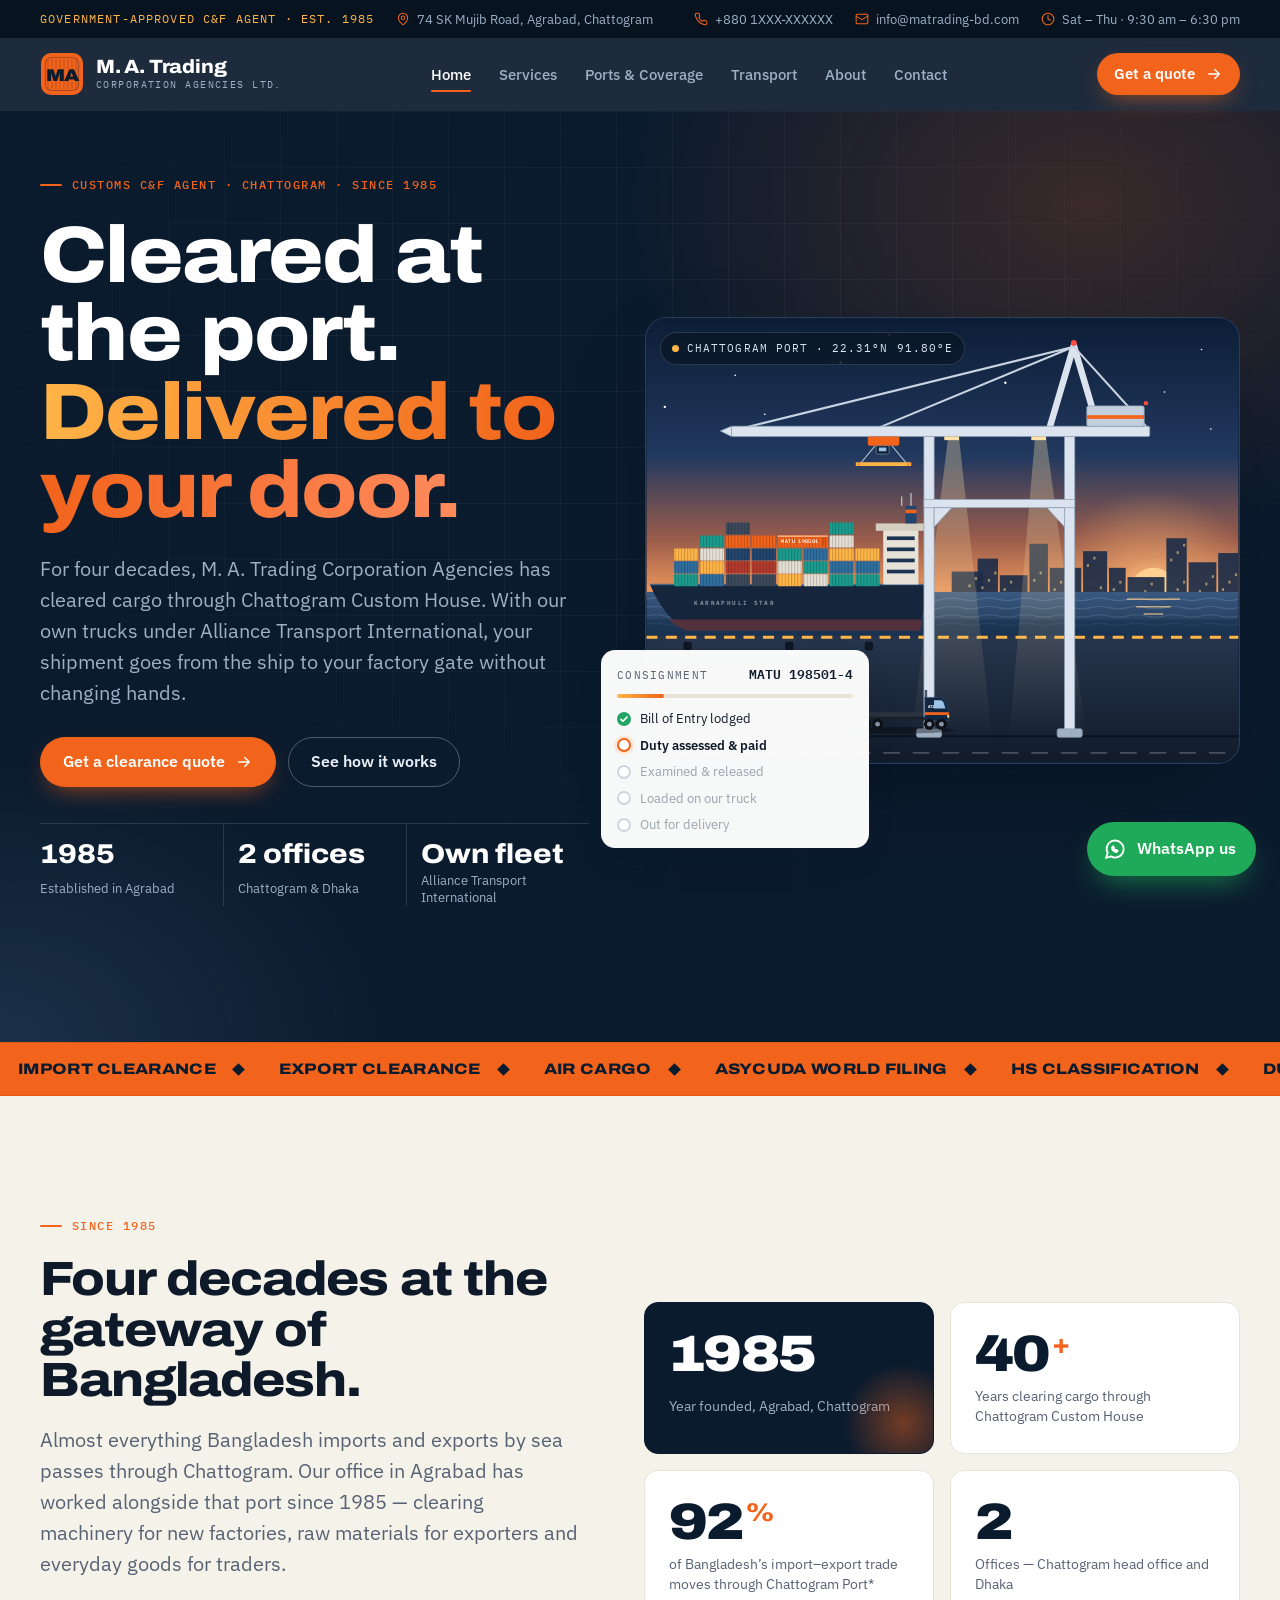
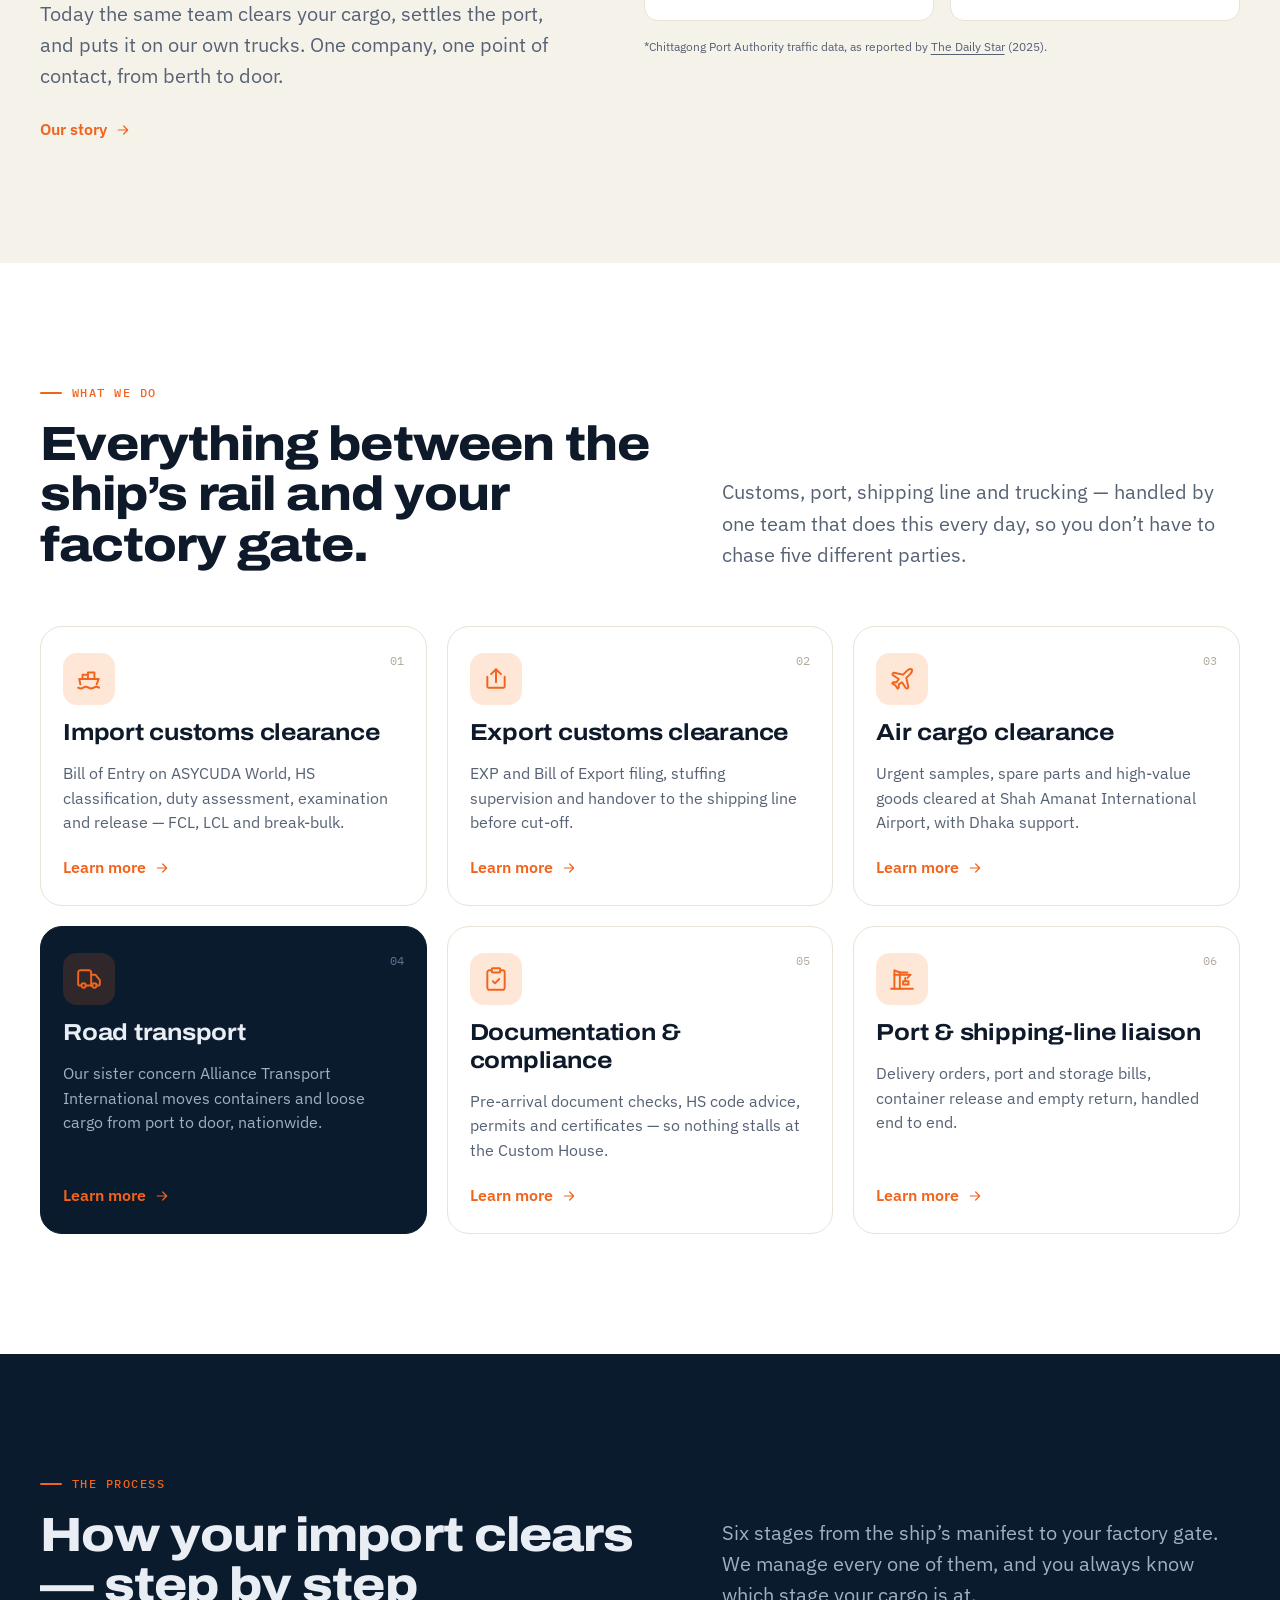
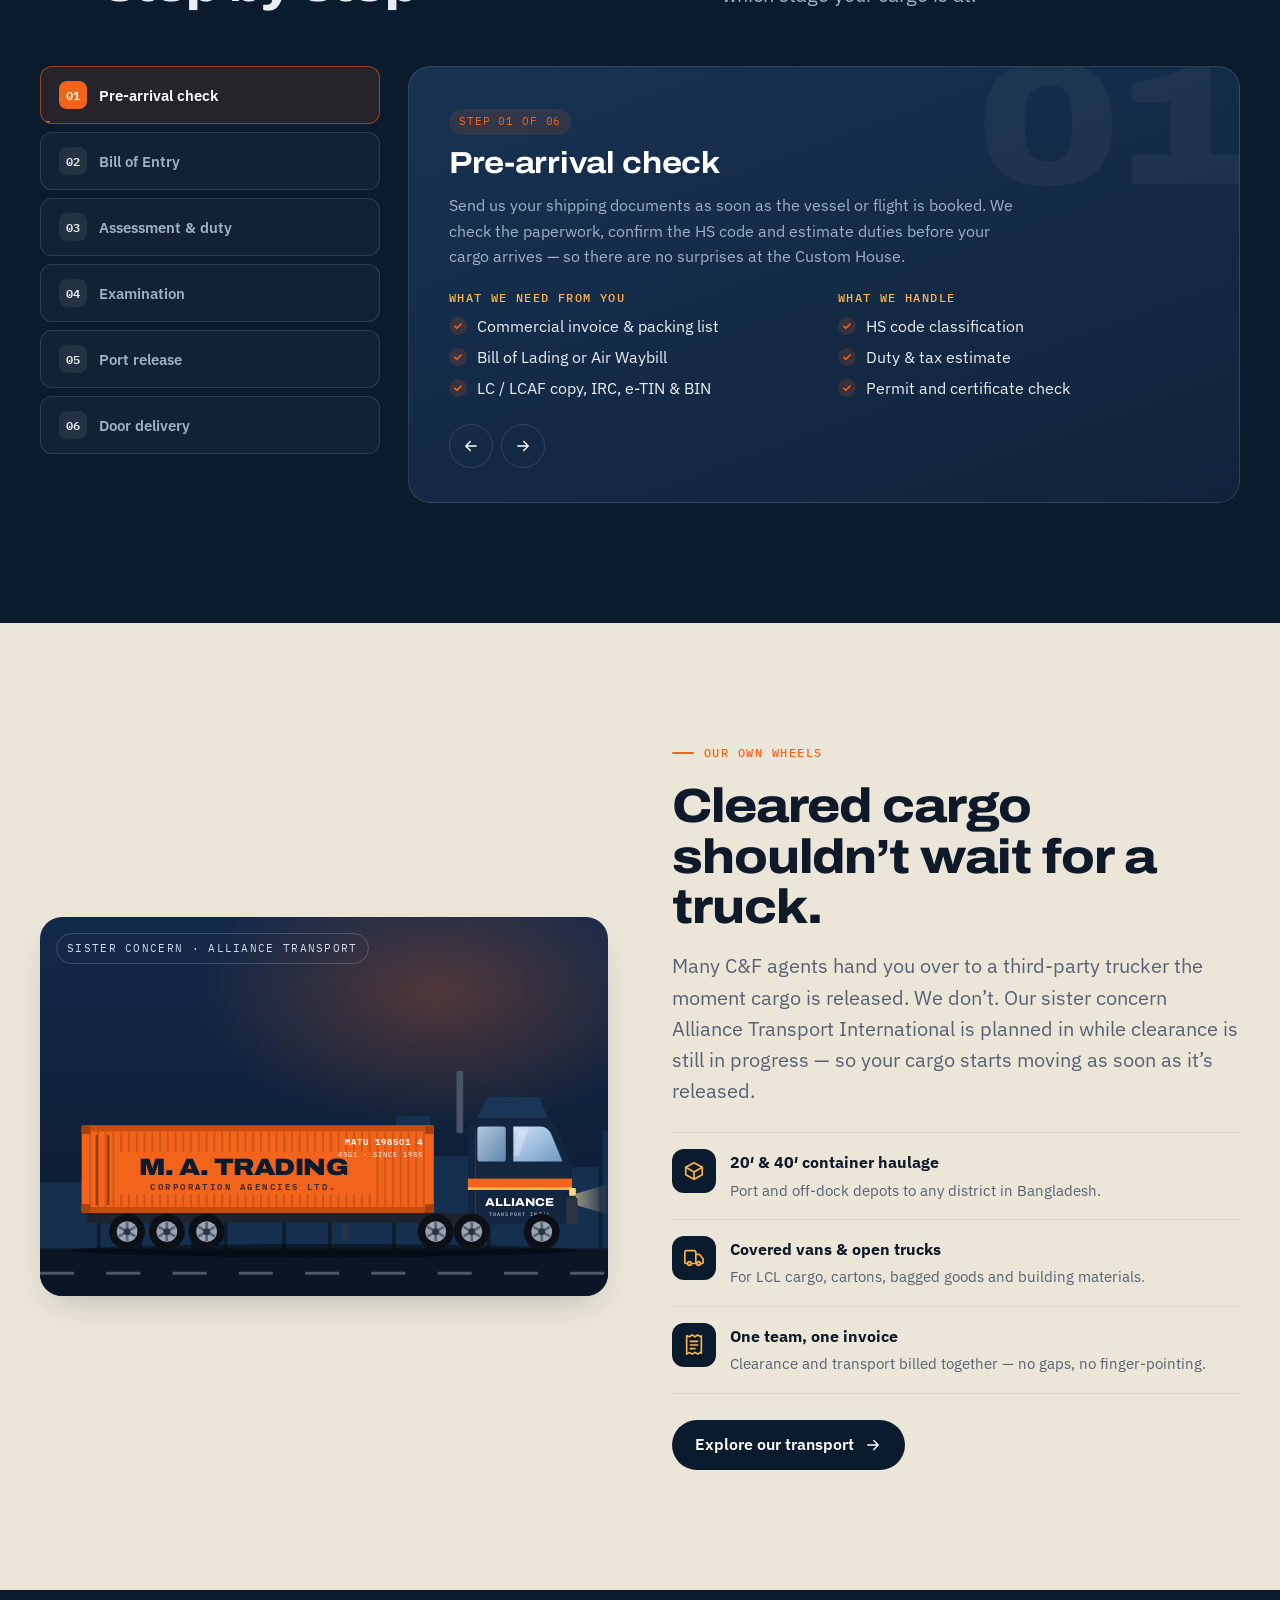
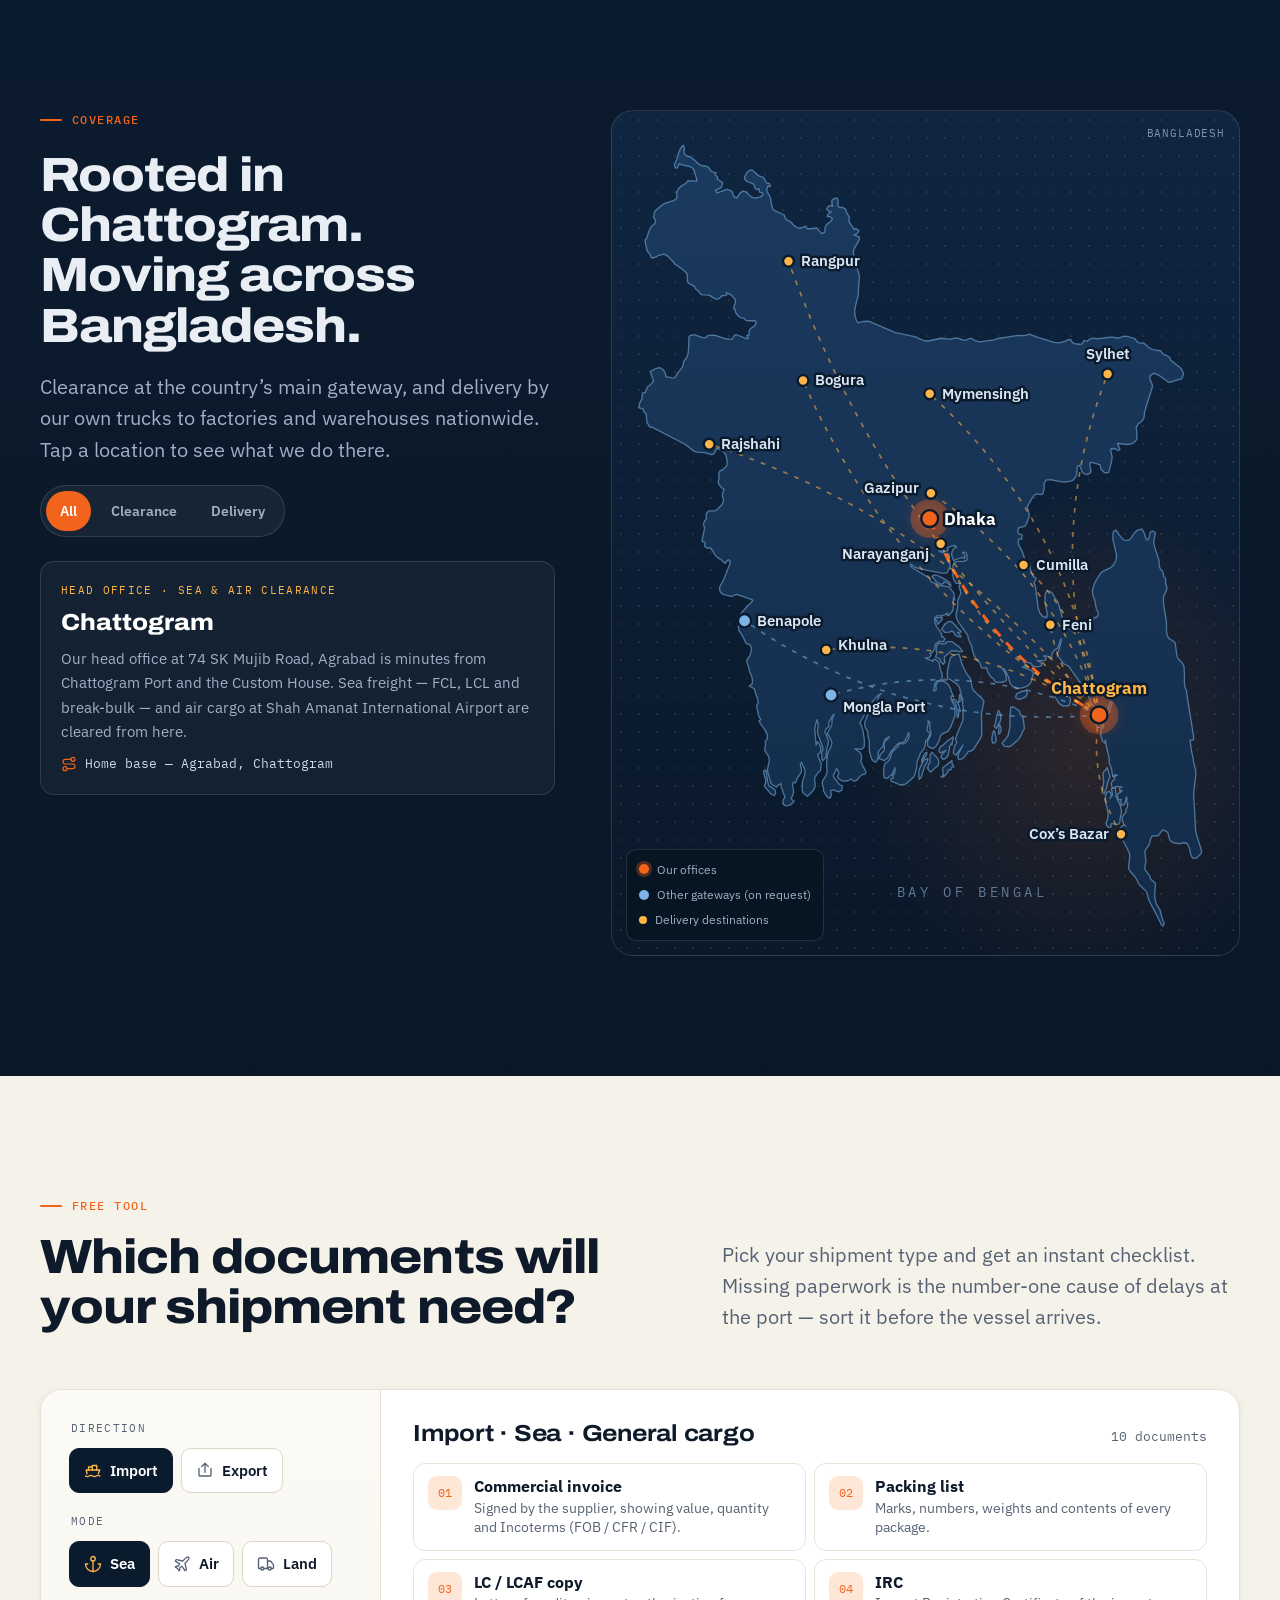
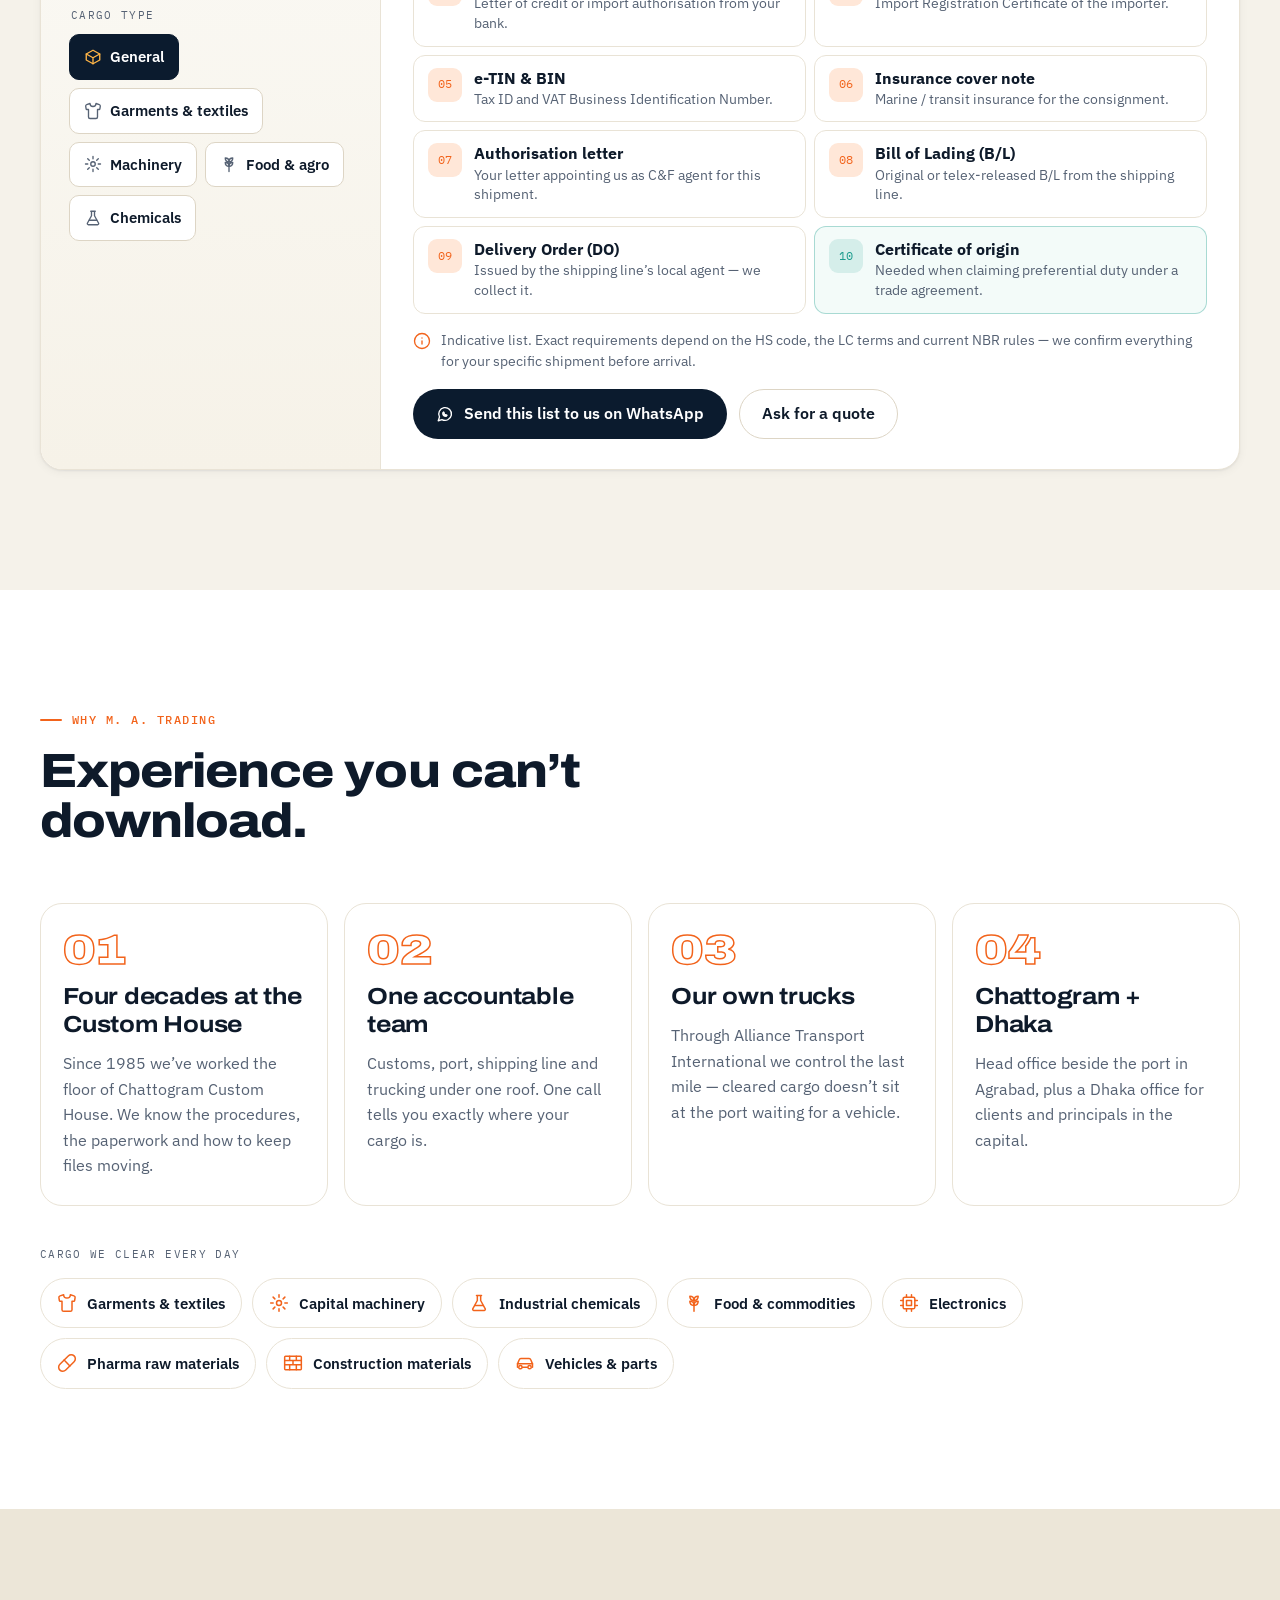
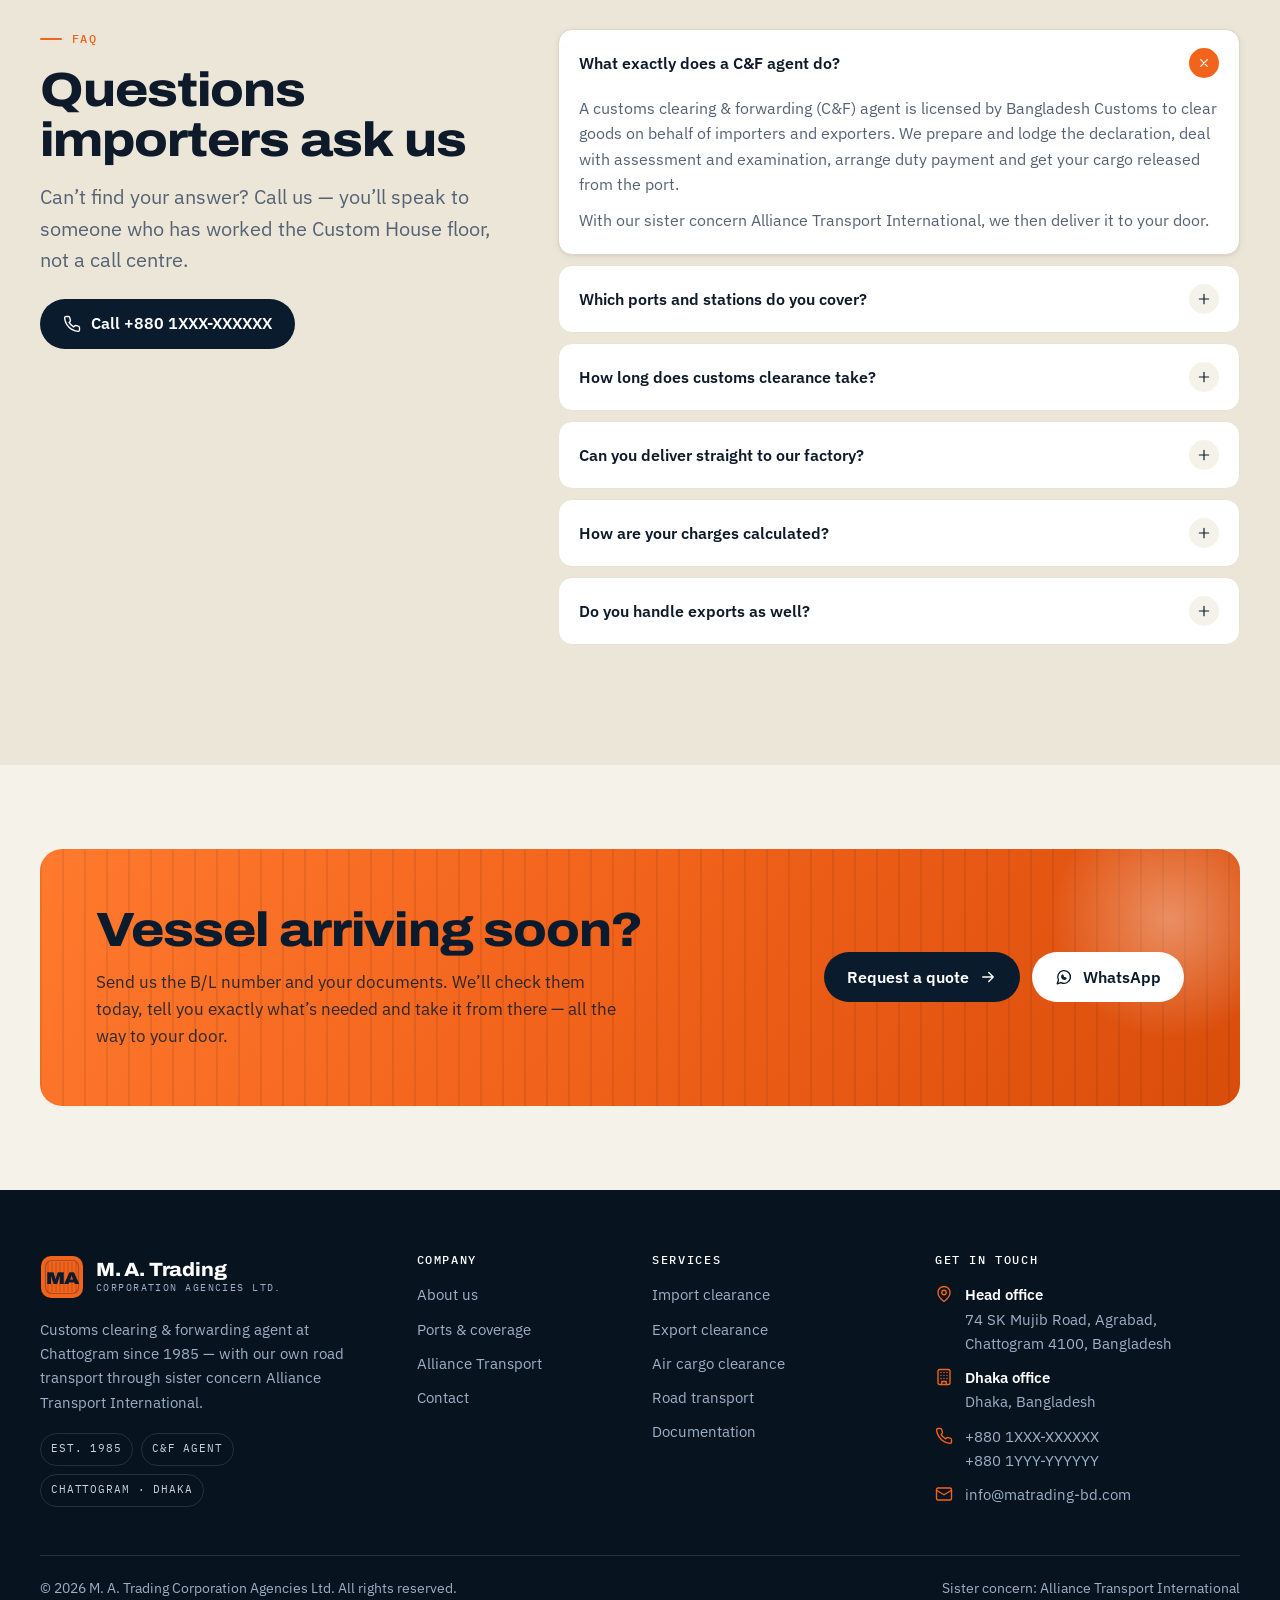
<file: index.html>
<!doctype html>
<html lang="en">
<head>
<meta charset="utf-8">
<meta name="viewport" content="width=device-width, initial-scale=1, viewport-fit=cover">
<title>M. A. Trading Corporation Agencies Ltd. — Customs C&amp;F Agent, Chattogram since 1985</title>
<meta name="description" content="Government-approved customs clearing & forwarding agent in Agrabad, Chattogram since 1985. Import & export clearance, air cargo, and door delivery with our own trucks (Alliance Transport International).">
<!-- DEMO BUILD: keep out of search engines until the client approves. Remove this line at launch. -->
<meta name="robots" content="noindex, nofollow">
<meta name="theme-color" content="#0b1b2e">
<meta name="format-detection" content="telephone=no">
<link rel="icon" href="assets/img/favicon.svg" type="image/svg+xml">
<link rel="apple-touch-icon" href="assets/img/apple-touch-icon.png">
<link rel="manifest" href="site.webmanifest">
<meta property="og:type" content="website">
<meta property="og:site_name" content="M. A. Trading Corporation Agencies Ltd.">
<meta property="og:title" content="M. A. Trading Corporation Agencies Ltd. — Customs C&amp;F Agent, Chattogram since 1985">
<meta property="og:description" content="Government-approved customs clearing & forwarding agent in Agrabad, Chattogram since 1985. Import & export clearance, air cargo, and door delivery with our own trucks (Alliance Transport International).">
<meta property="og:image" content="assets/img/og-image.png">
<meta name="twitter:card" content="summary_large_image">
<link rel="preconnect" href="https://fonts.googleapis.com">
<link rel="preconnect" href="https://fonts.gstatic.com" crossorigin>
<link rel="stylesheet" href="https://fonts.googleapis.com/css2?family=Archivo:wdth,wght@62..125,500..900&family=IBM+Plex+Mono:wght@400;500;600&family=IBM+Plex+Sans:wght@400;500;600;700&display=swap">
<link rel="stylesheet" href="assets/css/styles.css">
<script>document.documentElement.classList.add('js')</script>
<script type="application/ld+json">{"@context":"https://schema.org","@type":"ProfessionalService","name":"M. A. Trading Corporation Agencies Ltd.","description":"Customs clearing & forwarding (C&F) agent at Chattogram, Bangladesh since 1985, with own road transport (Alliance Transport International) and a Dhaka office.","foundingDate":"1985","email":"info@matrading-bd.com","telephone":"+8801XXXXXXXXX","address":{"@type":"PostalAddress","streetAddress":"74 SK Mujib Road, Agrabad","addressLocality":"Chattogram","postalCode":"4100","addressCountry":"BD"},"areaServed":"Bangladesh","subOrganization":{"@type":"Organization","name":"Alliance Transport International"}}</script>
</head><body>
<a class="skip-link" href="#main">Skip to content</a>
<div class="topbar">
  <div class="container">
    <div class="topbar__group">
      <span class="topbar__badge">Government-approved C&amp;F Agent · Est. 1985</span>
      <span class="topbar__item"><svg viewBox="0 0 24 24" fill="none" stroke="currentColor" stroke-width="1.8" stroke-linecap="round" stroke-linejoin="round" aria-hidden="true"><path d="M20 10c0 6-8 12-8 12s-8-6-8-12a8 8 0 0 1 16 0Z"/><circle cx="12" cy="10" r="3"/></svg>74 SK Mujib Road, Agrabad, Chattogram</span>
    </div>
    <div class="topbar__group">
      <a class="topbar__item" href="tel:+8801XXXXXXXXX"><svg viewBox="0 0 24 24" fill="none" stroke="currentColor" stroke-width="1.8" stroke-linecap="round" stroke-linejoin="round" aria-hidden="true"><path d="M22 16.92v3a2 2 0 0 1-2.18 2 19.79 19.79 0 0 1-8.63-3.07 19.5 19.5 0 0 1-6-6 19.79 19.79 0 0 1-3.07-8.67A2 2 0 0 1 4.11 2h3a2 2 0 0 1 2 1.72c.13.96.36 1.9.7 2.81a2 2 0 0 1-.45 2.11L8.09 9.91a16 16 0 0 0 6 6l1.27-1.27a2 2 0 0 1 2.11-.45c.91.34 1.85.57 2.81.7A2 2 0 0 1 22 16.92z"/></svg>+880 1XXX-XXXXXX</a>
      <a class="topbar__item" href="mailto:info@matrading-bd.com"><svg viewBox="0 0 24 24" fill="none" stroke="currentColor" stroke-width="1.8" stroke-linecap="round" stroke-linejoin="round" aria-hidden="true"><rect x="2" y="4" width="20" height="16" rx="2"/><path d="m22 7-10 6L2 7"/></svg>info@matrading-bd.com</a>
      <span class="topbar__item"><svg viewBox="0 0 24 24" fill="none" stroke="currentColor" stroke-width="1.8" stroke-linecap="round" stroke-linejoin="round" aria-hidden="true"><circle cx="12" cy="12" r="10"/><path d="M12 6v6l4 2"/></svg>Sat – Thu · 9:30 am – 6:30 pm</span>
    </div>
  </div>
</div>
<header class="site-header" id="top">
  <div class="container">
    <a class="brand" href="index.html" aria-label="M. A. Trading Corporation Agencies Ltd. — home">
      <svg class="brand__mark" viewBox="0 0 44 44" aria-hidden="true">
  <rect x="1" y="1" width="42" height="42" rx="10" fill="#F2631B"/>
  <g stroke="#0B1B2E" stroke-opacity=".16" stroke-width="1.3"><path d="M8 7v30"/><path d="M12 7v30"/><path d="M16 7v30"/><path d="M20 7v30"/><path d="M24 7v30"/><path d="M28 7v30"/><path d="M32 7v30"/><path d="M36 7v30"/></g>
  <rect x="5.5" y="5.5" width="33" height="33" rx="6" fill="none" stroke="#0B1B2E" stroke-opacity=".3" stroke-width="1.2"/>
  <text x="22" y="28.6" text-anchor="middle" fill="#0B1B2E" style="font-family:Archivo,'Arial Black',Arial,sans-serif;font-weight:900;font-size:17px;font-stretch:118%;letter-spacing:-.5px">MA</text>
</svg>
      <span class="brand__text">
        <span class="brand__name">M. A. Trading</span>
        <span class="brand__sub">Corporation Agencies Ltd.</span>
      </span>
    </a>
    <nav class="nav" aria-label="Main">
      <ul>
          <li><a href="index.html" aria-current="page">Home</a></li>
          <li><a href="services.html">Services</a></li>
          <li><a href="coverage.html">Ports & Coverage</a></li>
          <li><a href="transport.html">Transport</a></li>
          <li><a href="about.html">About</a></li>
          <li><a href="contact.html">Contact</a></li>
      </ul>
    </nav>
    <div class="header-actions">
      <a class="btn btn--primary btn--sm header-cta" href="contact.html#quote">Get a quote <svg class="arrow" viewBox="0 0 24 24" fill="none" stroke="currentColor" stroke-width="1.8" stroke-linecap="round" stroke-linejoin="round" aria-hidden="true"><path d="M5 12h14M13 6l6 6-6 6"/></svg></a>
      <button class="burger" type="button" aria-label="Open menu" aria-expanded="false" aria-controls="drawer"><span></span></button>
    </div>
  </div>
</header>
<div class="drawer" id="drawer" aria-label="Menu">
  <ul>
        <li><a href="index.html" aria-current="page">Home<svg viewBox="0 0 24 24" fill="none" stroke="currentColor" stroke-width="1.8" stroke-linecap="round" stroke-linejoin="round" aria-hidden="true"><path d="m9 18 6-6-6-6"/></svg></a></li>
        <li><a href="services.html">Services<svg viewBox="0 0 24 24" fill="none" stroke="currentColor" stroke-width="1.8" stroke-linecap="round" stroke-linejoin="round" aria-hidden="true"><path d="m9 18 6-6-6-6"/></svg></a></li>
        <li><a href="coverage.html">Ports & Coverage<svg viewBox="0 0 24 24" fill="none" stroke="currentColor" stroke-width="1.8" stroke-linecap="round" stroke-linejoin="round" aria-hidden="true"><path d="m9 18 6-6-6-6"/></svg></a></li>
        <li><a href="transport.html">Transport<svg viewBox="0 0 24 24" fill="none" stroke="currentColor" stroke-width="1.8" stroke-linecap="round" stroke-linejoin="round" aria-hidden="true"><path d="m9 18 6-6-6-6"/></svg></a></li>
        <li><a href="about.html">About<svg viewBox="0 0 24 24" fill="none" stroke="currentColor" stroke-width="1.8" stroke-linecap="round" stroke-linejoin="round" aria-hidden="true"><path d="m9 18 6-6-6-6"/></svg></a></li>
        <li><a href="contact.html">Contact<svg viewBox="0 0 24 24" fill="none" stroke="currentColor" stroke-width="1.8" stroke-linecap="round" stroke-linejoin="round" aria-hidden="true"><path d="m9 18 6-6-6-6"/></svg></a></li>
  </ul>
  <div class="drawer__foot">
    <div class="drawer__contact">
      <a href="tel:+8801XXXXXXXXX">+880 1XXX-XXXXXX</a>
      <a href="mailto:info@matrading-bd.com">info@matrading-bd.com</a>
      <span>74 SK Mujib Road, Agrabad, Chattogram 4100, Bangladesh</span>
    </div>
    <a class="btn btn--primary btn--block" href="contact.html#quote">Get a clearance quote <svg class="arrow" viewBox="0 0 24 24" fill="none" stroke="currentColor" stroke-width="1.8" stroke-linecap="round" stroke-linejoin="round" aria-hidden="true"><path d="M5 12h14M13 6l6 6-6 6"/></svg></a>
  </div>
</div>
<main id="main">
<section class="hero">
  <div class="container">
    <div class="hero__copy">
      <span class="eyebrow" data-reveal>Customs C&amp;F Agent · Chattogram · Since 1985</span>
      <h1 class="display" data-reveal style="--d:.05s">Cleared at the port. <span class="grad-text">Delivered to your door.</span></h1>
      <p class="lede" data-reveal style="--d:.1s">For four decades, M. A. Trading Corporation Agencies has cleared cargo through Chattogram Custom House. With our own trucks under Alliance Transport International, your shipment goes from the ship to your factory gate without changing hands.</p>
      <div class="hero__ctas" data-reveal style="--d:.15s">
        <a class="btn btn--primary" href="contact.html#quote">Get a clearance quote <svg class="arrow" viewBox="0 0 24 24" fill="none" stroke="currentColor" stroke-width="1.8" stroke-linecap="round" stroke-linejoin="round" aria-hidden="true"><path d="M5 12h14M13 6l6 6-6 6"/></svg></a>
        <a class="btn btn--ghost" href="#process">See how it works</a>
      </div>
      <ul class="hero__facts" data-reveal style="--d:.2s">
        <li><strong>1985</strong><span>Established in Agrabad</span></li>
        <li><strong>2 offices</strong><span>Chattogram &amp; Dhaka</span></li>
        <li><strong>Own fleet</strong><span>Alliance Transport International</span></li>
      </ul>
    </div>
    <div class="scene-wrap" data-reveal style="--d:.15s">
      <div class="scene">
        <span class="scene__chip"><i></i>Chattogram Port · 22.31°N 91.80°E</span>
        <svg class="port-scene" data-port-scene viewBox="0 0 640 480" role="img" aria-labelledby="ps-title ps-desc">
  <title id="ps-title">Illustration of Chattogram Port at dawn</title>
  <desc id="ps-desc">A gantry crane lifts an orange M. A. Trading container from a ship and lowers it onto an Alliance Transport truck, which drives it away for delivery.</desc>
  <defs>
    <linearGradient id="ps-sky" x1="0" y1="0" x2="0" y2="1">
      <stop offset="0" stop-color="#0c1d36"/><stop offset=".5" stop-color="#22395f"/><stop offset=".8" stop-color="#9c5d4b"/><stop offset="1" stop-color="#f09a5c"/>
    </linearGradient>
    <linearGradient id="ps-sea" x1="0" y1="0" x2="0" y2="1"><stop offset="0" stop-color="#3a5a82"/><stop offset="1" stop-color="#132944"/></linearGradient>
    <linearGradient id="ps-quay" x1="0" y1="0" x2="0" y2="1"><stop offset="0" stop-color="#26354d"/><stop offset="1" stop-color="#111b2a"/></linearGradient>
    <linearGradient id="ps-beam" x1="0" y1="0" x2="0" y2="1"><stop offset="0" stop-color="#ffe2a8" stop-opacity=".34"/><stop offset="1" stop-color="#ffe2a8" stop-opacity="0"/></linearGradient>
    <radialGradient id="ps-sun"><stop offset="0" stop-color="#ffd59c" stop-opacity=".95"/><stop offset=".35" stop-color="#ffb877" stop-opacity=".45"/><stop offset="1" stop-color="#ffb877" stop-opacity="0"/></radialGradient>
    <pattern id="ps-ribs" width="3.4" height="13" patternUnits="userSpaceOnUse"><rect width="1" height="13" fill="#000" fill-opacity=".2"/></pattern>
    <clipPath id="ps-clip"><rect width="640" height="480"/></clipPath>
  </defs>
  <g clip-path="url(#ps-clip)">
  <rect width="640" height="300" fill="url(#ps-sky)"/>
  <g fill="#fff" class="ps-stars"><circle cx="40" cy="30" r="1.3" class="ps-star" style="animation-delay:0.00s"/><circle cx="96" cy="62" r="0.9" class="ps-star" style="animation-delay:0.37s"/><circle cx="150" cy="22" r="0.9" class="ps-star" style="animation-delay:0.74s"/><circle cx="210" cy="48" r="1.3" class="ps-star" style="animation-delay:1.11s"/><circle cx="262" cy="18" r="0.9" class="ps-star" style="animation-delay:1.48s"/><circle cx="330" cy="40" r="0.9" class="ps-star" style="animation-delay:1.85s"/><circle cx="388" cy="70" r="1.3" class="ps-star" style="animation-delay:2.22s"/><circle cx="600" cy="34" r="0.9" class="ps-star" style="animation-delay:2.59s"/><circle cx="560" cy="80" r="0.9" class="ps-star" style="animation-delay:2.96s"/><circle cx="20" cy="96" r="1.3" class="ps-star" style="animation-delay:3.33s"/><circle cx="128" cy="104" r="0.9" class="ps-star" style="animation-delay:3.70s"/><circle cx="610" cy="120" r="0.9" class="ps-star" style="animation-delay:4.07s"/></g>
  <circle cx="548" cy="296" r="110" fill="url(#ps-sun)"/>
  <circle cx="548" cy="296" r="26" fill="#ffd08f"/>
  <g fill="#1d2d48" fill-opacity=".92"><rect x="330" y="274" width="34" height="26"/><rect x="358" y="260" width="22" height="40"/><rect x="382" y="278" width="30" height="22"/><rect x="414" y="244" width="20" height="56"/><rect x="436" y="270" width="34" height="30"/><rect x="472" y="252" width="26" height="48"/><rect x="500" y="270" width="18" height="30"/><rect x="520" y="280" width="40" height="20"/><rect x="562" y="238" width="22" height="62"/><rect x="586" y="264" width="30" height="36"/><rect x="618" y="254" width="24" height="46"/></g>
  <g fill="#ffd58a" fill-opacity=".55"><rect x="355" y="280" width="2.4" height="3"/><rect x="348" y="288" width="2.4" height="3"/><rect x="376" y="274" width="2.4" height="3"/><rect x="369" y="282" width="2.4" height="3"/><rect x="362" y="290" width="2.4" height="3"/><rect x="393" y="284" width="2.4" height="3"/><rect x="386" y="292" width="2.4" height="3"/><rect x="425" y="274" width="2.4" height="3"/><rect x="418" y="282" width="2.4" height="3"/><rect x="454" y="276" width="2.4" height="3"/><rect x="447" y="284" width="2.4" height="3"/><rect x="440" y="292" width="2.4" height="3"/><rect x="483" y="258" width="2.4" height="3"/><rect x="476" y="266" width="2.4" height="3"/><rect x="490" y="290" width="2.4" height="3"/><rect x="511" y="284" width="2.4" height="3"/><rect x="504" y="292" width="2.4" height="3"/><rect x="545" y="286" width="2.4" height="3"/><rect x="538" y="294" width="2.4" height="3"/><rect x="580" y="244" width="2.4" height="3"/><rect x="573" y="252" width="2.4" height="3"/><rect x="566" y="260" width="2.4" height="3"/><rect x="580" y="284" width="2.4" height="3"/><rect x="573" y="292" width="2.4" height="3"/><rect x="611" y="278" width="2.4" height="3"/><rect x="604" y="286" width="2.4" height="3"/><rect x="597" y="294" width="2.4" height="3"/><rect x="636" y="276" width="2.4" height="3"/><rect x="629" y="284" width="2.4" height="3"/><rect x="622" y="292" width="2.4" height="3"/></g>
  <rect y="296" width="640" height="60" fill="url(#ps-sea)"/>
  <g stroke="#ffd08f" stroke-width="1.6" stroke-linecap="round" opacity=".7" class="ps-glints">
    <path d="M520 304h56"/><path d="M530 312h36"/><path d="M538 320h20"/>
  </g>
  <g class="ps-waves" fill="none" stroke="#fff" stroke-opacity=".13" stroke-width="1.2"><path d="M-40 304 q10 -2.5 20 0 t20 0 q10 -2.5 20 0 t20 0 q10 -2.5 20 0 t20 0 q10 -2.5 20 0 t20 0 q10 -2.5 20 0 t20 0 q10 -2.5 20 0 t20 0 q10 -2.5 20 0 t20 0 q10 -2.5 20 0 t20 0 q10 -2.5 20 0 t20 0 q10 -2.5 20 0 t20 0 q10 -2.5 20 0 t20 0 q10 -2.5 20 0 t20 0 q10 -2.5 20 0 t20 0 q10 -2.5 20 0 t20 0 q10 -2.5 20 0 t20 0 q10 -2.5 20 0 t20 0 q10 -2.5 20 0 t20 0 q10 -2.5 20 0 t20 0 q10 -2.5 20 0 t20 0" style="animation-duration:6s"/><path d="M-40 313 q10 -2.5 20 0 t20 0 q10 -2.5 20 0 t20 0 q10 -2.5 20 0 t20 0 q10 -2.5 20 0 t20 0 q10 -2.5 20 0 t20 0 q10 -2.5 20 0 t20 0 q10 -2.5 20 0 t20 0 q10 -2.5 20 0 t20 0 q10 -2.5 20 0 t20 0 q10 -2.5 20 0 t20 0 q10 -2.5 20 0 t20 0 q10 -2.5 20 0 t20 0 q10 -2.5 20 0 t20 0 q10 -2.5 20 0 t20 0 q10 -2.5 20 0 t20 0 q10 -2.5 20 0 t20 0 q10 -2.5 20 0 t20 0 q10 -2.5 20 0 t20 0 q10 -2.5 20 0 t20 0" style="animation-duration:8s"/><path d="M-40 322 q10 -2.5 20 0 t20 0 q10 -2.5 20 0 t20 0 q10 -2.5 20 0 t20 0 q10 -2.5 20 0 t20 0 q10 -2.5 20 0 t20 0 q10 -2.5 20 0 t20 0 q10 -2.5 20 0 t20 0 q10 -2.5 20 0 t20 0 q10 -2.5 20 0 t20 0 q10 -2.5 20 0 t20 0 q10 -2.5 20 0 t20 0 q10 -2.5 20 0 t20 0 q10 -2.5 20 0 t20 0 q10 -2.5 20 0 t20 0 q10 -2.5 20 0 t20 0 q10 -2.5 20 0 t20 0 q10 -2.5 20 0 t20 0 q10 -2.5 20 0 t20 0 q10 -2.5 20 0 t20 0" style="animation-duration:10s"/><path d="M-40 331 q10 -2.5 20 0 t20 0 q10 -2.5 20 0 t20 0 q10 -2.5 20 0 t20 0 q10 -2.5 20 0 t20 0 q10 -2.5 20 0 t20 0 q10 -2.5 20 0 t20 0 q10 -2.5 20 0 t20 0 q10 -2.5 20 0 t20 0 q10 -2.5 20 0 t20 0 q10 -2.5 20 0 t20 0 q10 -2.5 20 0 t20 0 q10 -2.5 20 0 t20 0 q10 -2.5 20 0 t20 0 q10 -2.5 20 0 t20 0 q10 -2.5 20 0 t20 0 q10 -2.5 20 0 t20 0 q10 -2.5 20 0 t20 0 q10 -2.5 20 0 t20 0 q10 -2.5 20 0 t20 0" style="animation-duration:12s"/></g>

  <!-- Ship -->
  <g class="ps-ship">
    <path d="M4 288 H304 L296 338 H44 Q18 322 4 288 Z" fill="#14253c"/>
    <path d="M24 326 H298 L296 338 H44 Q32 333 24 326 Z" fill="#9e3529"/>
    <path d="M4 288 H304" stroke="#4d6688" stroke-width="1.5"/>
    <text x="52" y="310" fill="#fff" fill-opacity=".55" style="font:600 7px 'IBM Plex Mono',monospace;letter-spacing:1.5px">KARNAPHULI STAR</text>
    <rect x="30" y="277" width="26" height="13" rx="1" fill="#1c9c8e"/><rect x="30" y="277" width="26" height="13" fill="url(#ps-ribs)"/><rect x="30" y="263" width="26" height="13" rx="1" fill="#2f6f9f"/><rect x="30" y="263" width="26" height="13" fill="url(#ps-ribs)"/><rect x="30" y="249" width="26" height="13" rx="1" fill="#ffb547"/><rect x="30" y="249" width="26" height="13" fill="url(#ps-ribs)"/><rect x="58" y="277" width="26" height="13" rx="1" fill="#2f6f9f"/><rect x="58" y="277" width="26" height="13" fill="url(#ps-ribs)"/><rect x="58" y="263" width="26" height="13" rx="1" fill="#ffb547"/><rect x="58" y="263" width="26" height="13" fill="url(#ps-ribs)"/><rect x="58" y="249" width="26" height="13" rx="1" fill="#e6e1d6"/><rect x="58" y="249" width="26" height="13" fill="url(#ps-ribs)"/><rect x="58" y="235" width="26" height="13" rx="1" fill="#1c9c8e"/><rect x="58" y="235" width="26" height="13" fill="url(#ps-ribs)"/><rect x="86" y="277" width="26" height="13" rx="1" fill="#3d4a5c"/><rect x="86" y="277" width="26" height="13" fill="url(#ps-ribs)"/><rect x="86" y="263" width="26" height="13" rx="1" fill="#b33a2e"/><rect x="86" y="263" width="26" height="13" fill="url(#ps-ribs)"/><rect x="86" y="249" width="26" height="13" rx="1" fill="#23466f"/><rect x="86" y="249" width="26" height="13" fill="url(#ps-ribs)"/><rect x="86" y="235" width="26" height="13" rx="1" fill="#f2631b"/><rect x="86" y="235" width="26" height="13" fill="url(#ps-ribs)"/><rect x="86" y="221" width="26" height="13" rx="1" fill="#3d4a5c"/><rect x="86" y="221" width="26" height="13" fill="url(#ps-ribs)"/><rect x="114" y="277" width="26" height="13" rx="1" fill="#3d4a5c"/><rect x="114" y="277" width="26" height="13" fill="url(#ps-ribs)"/><rect x="114" y="263" width="26" height="13" rx="1" fill="#b33a2e"/><rect x="114" y="263" width="26" height="13" fill="url(#ps-ribs)"/><rect x="114" y="249" width="26" height="13" rx="1" fill="#23466f"/><rect x="114" y="249" width="26" height="13" fill="url(#ps-ribs)"/><rect x="114" y="235" width="26" height="13" rx="1" fill="#f2631b"/><rect x="114" y="235" width="26" height="13" fill="url(#ps-ribs)"/><rect x="142" y="277" width="26" height="13" rx="1" fill="#ffb547"/><rect x="142" y="277" width="26" height="13" fill="url(#ps-ribs)"/><rect x="142" y="263" width="26" height="13" rx="1" fill="#e6e1d6"/><rect x="142" y="263" width="26" height="13" fill="url(#ps-ribs)"/><rect x="142" y="249" width="26" height="13" rx="1" fill="#1c9c8e"/><rect x="142" y="249" width="26" height="13" fill="url(#ps-ribs)"/><rect x="170" y="277" width="26" height="13" rx="1" fill="#e6e1d6"/><rect x="170" y="277" width="26" height="13" fill="url(#ps-ribs)"/><rect x="170" y="263" width="26" height="13" rx="1" fill="#1c9c8e"/><rect x="170" y="263" width="26" height="13" fill="url(#ps-ribs)"/><rect x="170" y="249" width="26" height="13" rx="1" fill="#2f6f9f"/><rect x="170" y="249" width="26" height="13" fill="url(#ps-ribs)"/><rect x="198" y="277" width="26" height="13" rx="1" fill="#1c9c8e"/><rect x="198" y="277" width="26" height="13" fill="url(#ps-ribs)"/><rect x="198" y="263" width="26" height="13" rx="1" fill="#2f6f9f"/><rect x="198" y="263" width="26" height="13" fill="url(#ps-ribs)"/><rect x="198" y="249" width="26" height="13" rx="1" fill="#ffb547"/><rect x="198" y="249" width="26" height="13" fill="url(#ps-ribs)"/><rect x="198" y="235" width="26" height="13" rx="1" fill="#e6e1d6"/><rect x="198" y="235" width="26" height="13" fill="url(#ps-ribs)"/><rect x="198" y="221" width="26" height="13" rx="1" fill="#1c9c8e"/><rect x="198" y="221" width="26" height="13" fill="url(#ps-ribs)"/><rect x="226" y="277" width="26" height="13" rx="1" fill="#1c9c8e"/><rect x="226" y="277" width="26" height="13" fill="url(#ps-ribs)"/><rect x="226" y="263" width="26" height="13" rx="1" fill="#2f6f9f"/><rect x="226" y="263" width="26" height="13" fill="url(#ps-ribs)"/><rect x="226" y="249" width="26" height="13" rx="1" fill="#ffb547"/><rect x="226" y="249" width="26" height="13" fill="url(#ps-ribs)"/>
    <rect x="256" y="226" width="38" height="62" fill="#e7e2d7"/>
    <rect x="248" y="222" width="52" height="8" fill="#d4cec1"/>
    <g fill="#1c3352"><rect x="260" y="236" width="30" height="4"/><rect x="260" y="248" width="30" height="4"/><rect x="260" y="260" width="30" height="4"/><rect x="260" y="272" width="30" height="4"/></g>
    <rect x="280" y="203" width="12" height="19" fill="#23466f"/><rect x="280" y="207" width="12" height="4" fill="#f2631b"/>
    <path d="M276 203v-10M286 203v-14" stroke="#c9d3de" stroke-width="1.2"/>
  </g>
  <rect y="326" width="640" height="20" fill="#16304f" fill-opacity=".55"/>

  <!-- Quay -->
  <rect y="344" width="640" height="136" fill="url(#ps-quay)"/>
  <path d="M0 345 H640" stroke="#ffb547" stroke-width="3" stroke-dasharray="12 9"/>
  <g fill="#0d1622"><rect x="40" y="350" width="9" height="9" rx="2"/><rect x="150" y="350" width="9" height="9" rx="2"/><rect x="236" y="350" width="9" height="9" rx="2"/></g>
  <path d="M0 470 H640" stroke="#fff" stroke-opacity=".22" stroke-width="2" stroke-dasharray="18 14"/>
  <path d="M0 452 H640" stroke="#0a121d" stroke-width="2"/>

  <!-- Flood light beams -->
  <polygon points="326,130 286,456 374,456 338,130" fill="url(#ps-beam)" class="ps-beam"/>
  <polygon points="420,130 392,456 476,456 432,130" fill="url(#ps-beam)" class="ps-beam"/>

  <!-- Crane structure -->
  <g class="ps-crane" fill="#dbe4ee" stroke="#8ea3b9" stroke-width=".8">
    <rect x="300" y="128" width="11" height="320"/>
    <rect x="452" y="128" width="11" height="320"/>
    <rect x="300" y="196" width="163" height="9"/>
    <path d="M311 205 L330 205 L311 226 Z M452 205 L433 205 L452 226 Z" />
    <rect x="292" y="444" width="27" height="9" rx="2" fill="#9fb0c2"/>
    <rect x="444" y="444" width="27" height="9" rx="2" fill="#9fb0c2"/>
    <path d="M436 118 L462 30 L488 118" fill="none" stroke="#dbe4ee" stroke-width="7" stroke-linejoin="round"/>
    <path d="M462 31 L104 119 M462 31 L250 119 M462 31 L540 117" fill="none" stroke="#c8d4e1" stroke-width="2.2"/>
    <rect x="92" y="117" width="452" height="11" rx="1.5"/>
    <path d="M92 117 L80 122 L92 128 Z"/>
    <rect x="476" y="95" width="62" height="22" rx="2" fill="#c3cfdc"/>
    <rect x="476" y="105" width="62" height="4" fill="#f2631b" stroke="none"/>
    <rect x="322" y="128" width="16" height="4" fill="#ffe2a8" stroke="none"/>
    <rect x="416" y="128" width="16" height="4" fill="#ffe2a8" stroke="none"/>
  </g>
  <circle cx="462" cy="27" r="3.2" fill="#ff4d3d" class="ps-blink"/>
  <circle cx="540" cy="92" r="2.4" fill="#ff4d3d" class="ps-blink" style="animation-delay:.7s"/>

  <!-- Moving parts -->
  <line id="ps-cableL" x1="0" y1="0" x2="0" y2="0" stroke="#aebdcc" stroke-width="1.1"/>
  <line id="ps-cableR" x1="0" y1="0" x2="0" y2="0" stroke="#aebdcc" stroke-width="1.1"/>
  <g id="ps-trolley" transform="translate(381 0)">
    <rect x="-17" y="128" width="34" height="10" rx="2" fill="#f2631b"/>
    <rect x="-8" y="138" width="14" height="9" rx="1.5" fill="#10233b" stroke="#8ea3b9" stroke-width=".6"/>
    <rect x="-5" y="140" width="8" height="4" fill="#9cc3e6"/>
  </g>
  <g id="ps-box" transform="translate(169 235)">
    <rect x="-27" y="0" width="54" height="13" rx="1" fill="#f2631b"/>
    <rect x="-27" y="0" width="54" height="13" fill="url(#ps-ribs)"/>
    <rect x="-27" y="0" width="54" height="1.6" fill="#ffb27f"/>
    <text x="-23" y="8.6" fill="#fff" style="font:600 5.2px 'IBM Plex Mono',monospace;letter-spacing:.4px">MATU 198501</text>
    <path d="M22 1.5v10M24.5 1.5v10" stroke="#9b3a0b" stroke-width=".8"/>
  </g>
  <g id="ps-spreader" transform="translate(381 156)">
    <rect x="-30" y="0" width="60" height="4" rx="1" fill="#ffb547"/>
    <circle id="ps-latchL" cx="-27" cy="2" r="1.6" fill="#ff8c42"/>
    <circle id="ps-latchR" cx="27" cy="2" r="1.6" fill="#ff8c42"/>
  </g>

  <!-- Truck (Alliance Transport) -->
  <g id="ps-truck" transform="translate(381 426)">
    <ellipse cx="14" cy="19.5" rx="58" ry="3.5" fill="#000" fill-opacity=".35"/>
    <rect x="-36" y="0" width="74" height="5" fill="#2b3340"/>
    <rect x="-32" y="5" width="70" height="3" fill="#1b2029"/>
    <rect x="36" y="5" width="30" height="4" fill="#1b2029"/>
    <rect x="40" y="-24" width="2.6" height="10" fill="#4a5466"/>
    <path d="M40 -16 H57 Q61 -16 62 -12 L66 -2 V9 H40 Z" fill="#12263f" stroke="#2c4a72" stroke-width=".6"/>
    <path d="M50 -13 H57 Q59.4 -13 60.3 -10.4 L62.4 -4 H50 Z" fill="#9cc3e6"/>
    <rect x="40" y="0" width="26" height="3" fill="#f2631b"/>
    <text x="43" y="-5" fill="#fff" style="font:700 4.2px 'IBM Plex Mono',monospace">ATI</text>
    <rect x="64.4" y="3" width="2" height="3" fill="#ffd58a"/>
    <g class="ps-wheels"><g transform="translate(-24 13)"><circle r="6" fill="#0d1117"/><circle r="2.6" fill="#8a94a3"/></g><g transform="translate(-11 13)"><circle r="6" fill="#0d1117"/><circle r="2.6" fill="#8a94a3"/></g><g transform="translate(45 13)"><circle r="6" fill="#0d1117"/><circle r="2.6" fill="#8a94a3"/></g><g transform="translate(58 13)"><circle r="6" fill="#0d1117"/><circle r="2.6" fill="#8a94a3"/></g></g>
  </g>
  </g>
</svg>
      </div>
      <div class="status-card" data-status-card aria-hidden="true">
        <div class="status-card__top"><span class="status-card__label">Consignment</span><span class="status-card__id">MATU 198501-4</span></div>
        <div class="status-card__bar"><i></i></div>
        <ol class="status-steps">
          <li>Bill of Entry lodged</li>
          <li>Duty assessed &amp; paid</li>
          <li>Examined &amp; released</li>
          <li>Loaded on our truck</li>
          <li>Out for delivery</li>
        </ol>
      </div>
    </div>
  </div>
</section>

<div class="ticker" aria-hidden="true">
  <div class="ticker__track">
    <div class="ticker__group"><span class="ticker__item">Import clearance</span><span class="ticker__item">Export clearance</span><span class="ticker__item">Air cargo</span><span class="ticker__item">ASYCUDA World filing</span><span class="ticker__item">HS classification</span><span class="ticker__item">Duty assessment</span><span class="ticker__item">Examination</span><span class="ticker__item">DO &amp; port release</span><span class="ticker__item">Container haulage</span><span class="ticker__item">Door delivery</span></div><div class="ticker__group"><span class="ticker__item">Import clearance</span><span class="ticker__item">Export clearance</span><span class="ticker__item">Air cargo</span><span class="ticker__item">ASYCUDA World filing</span><span class="ticker__item">HS classification</span><span class="ticker__item">Duty assessment</span><span class="ticker__item">Examination</span><span class="ticker__item">DO &amp; port release</span><span class="ticker__item">Container haulage</span><span class="ticker__item">Door delivery</span></div>
  </div>
</div>

<section class="section" id="about">
  <div class="container intro">
    <div class="intro__copy" data-reveal>
      <span class="eyebrow">Since 1985</span>
      <h2 class="h2">Four decades at the gateway of Bangladesh.</h2>
      <p class="lede">Almost everything Bangladesh imports and exports by sea passes through Chattogram. Our office in Agrabad has worked alongside that port since 1985 — clearing machinery for new factories, raw materials for exporters and everyday goods for traders.</p>
      <p class="lede">Today the same team clears your cargo, settles the port, and puts it on our own trucks. One company, one point of contact, from berth to door.</p>
      <a class="link-arrow mt-8" href="about.html">Our story <svg viewBox="0 0 24 24" fill="none" stroke="currentColor" stroke-width="1.8" stroke-linecap="round" stroke-linejoin="round" aria-hidden="true"><path d="M5 12h14M13 6l6 6-6 6"/></svg></a>
    </div>
    <div data-reveal style="--d:.1s">
      <div class="stats">
        <div class="stat stat--accent"><span class="stat__num" data-count="1985" data-from="1950">1985</span><span class="stat__label">Year founded, Agrabad, Chattogram</span></div>
        <div class="stat"><span class="stat__num"><span data-count="40">40</span><sup>+</sup></span><span class="stat__label">Years clearing cargo through Chattogram Custom House</span></div>
        <div class="stat"><span class="stat__num"><span data-count="92">92</span><sup>%</sup></span><span class="stat__label">of Bangladesh’s import–export trade moves through Chattogram Port*</span></div>
        <div class="stat"><span class="stat__num"><span data-count="2">2</span></span><span class="stat__label">Offices — Chattogram head office and Dhaka</span></div>
      </div>
      <p class="source-note mt-16">*Chittagong Port Authority traffic data, as reported by <a href="https://www.thedailystar.net/business/news/ctg-port-hit-several-records-2025-despite-disruptions-4071101" target="_blank" rel="noopener">The Daily Star</a> (2025).</p>
    </div>
  </div>
</section>

<section class="section section--white" id="services">
  <div class="container">
    <div class="section-head section-head--split" data-reveal>
      <div style="display:grid;gap:16px">
        <span class="eyebrow">What we do</span>
        <h2 class="h2">Everything between the ship’s rail and your factory gate.</h2>
      </div>
      <p class="lede">Customs, port, shipping line and trucking — handled by one team that does this every day, so you don’t have to chase five different parties.</p>
    </div>
    <div class="cards cards--3">
      <a class="card" href="services.html#import" data-reveal style="--d:0s">
        <span class="card__num">01</span>
        <span class="card__icon"><svg viewBox="0 0 24 24" fill="none" stroke="currentColor" stroke-width="1.8" stroke-linecap="round" stroke-linejoin="round" aria-hidden="true"><path d="M2 20c1.6 1 3.2 1 4.8 0s3.2-1 4.8 0 3.2 1 4.8 0 3.2-1 4.8 0"/><path d="M4 17 3 12h18l-2 5"/><path d="M6 12V8h5v4M11 12V6h6v6"/></svg></span>
        <h3 class="h3">Import customs clearance</h3>
        <p>Bill of Entry on ASYCUDA World, HS classification, duty assessment, examination and release — FCL, LCL and break-bulk.</p>
        <span class="link-arrow">Learn more <svg viewBox="0 0 24 24" fill="none" stroke="currentColor" stroke-width="1.8" stroke-linecap="round" stroke-linejoin="round" aria-hidden="true"><path d="M5 12h14M13 6l6 6-6 6"/></svg></span>
      </a>
      <a class="card" href="services.html#export" data-reveal style="--d:0.07s">
        <span class="card__num">02</span>
        <span class="card__icon"><svg viewBox="0 0 24 24" fill="none" stroke="currentColor" stroke-width="1.8" stroke-linecap="round" stroke-linejoin="round" aria-hidden="true"><path d="M4 10v9a1 1 0 0 0 1 1h14a1 1 0 0 0 1-1v-9"/><path d="M12 15V3M7.5 7.5 12 3l4.5 4.5"/></svg></span>
        <h3 class="h3">Export customs clearance</h3>
        <p>EXP and Bill of Export filing, stuffing supervision and handover to the shipping line before cut-off.</p>
        <span class="link-arrow">Learn more <svg viewBox="0 0 24 24" fill="none" stroke="currentColor" stroke-width="1.8" stroke-linecap="round" stroke-linejoin="round" aria-hidden="true"><path d="M5 12h14M13 6l6 6-6 6"/></svg></span>
      </a>
      <a class="card" href="services.html#air" data-reveal style="--d:0.14s">
        <span class="card__num">03</span>
        <span class="card__icon"><svg viewBox="0 0 24 24" fill="none" stroke="currentColor" stroke-width="1.8" stroke-linecap="round" stroke-linejoin="round" aria-hidden="true"><path d="M17.8 19.2 16 11l3.5-3.5C21 6 21.5 4 21 3c-1-.5-3 0-4.5 1.5L13 8 4.8 6.2c-.5-.1-.9.1-1.1.5l-.3.5c-.2.5-.1 1 .3 1.3L9 12l-2 3H4l-1 1 3 2 2 3 1-1v-3l3-2 3.5 5.3c.3.4.8.5 1.3.3l.5-.2c.4-.3.6-.7.5-1.2z"/></svg></span>
        <h3 class="h3">Air cargo clearance</h3>
        <p>Urgent samples, spare parts and high-value goods cleared at Shah Amanat International Airport, with Dhaka support.</p>
        <span class="link-arrow">Learn more <svg viewBox="0 0 24 24" fill="none" stroke="currentColor" stroke-width="1.8" stroke-linecap="round" stroke-linejoin="round" aria-hidden="true"><path d="M5 12h14M13 6l6 6-6 6"/></svg></span>
      </a>
      <a class="card card--dark" href="services.html#transport" data-reveal style="--d:0s">
        <span class="card__num">04</span>
        <span class="card__icon"><svg viewBox="0 0 24 24" fill="none" stroke="currentColor" stroke-width="1.8" stroke-linecap="round" stroke-linejoin="round" aria-hidden="true"><path d="M14 18V6a2 2 0 0 0-2-2H4a2 2 0 0 0-2 2v11a1 1 0 0 0 1 1h2"/><path d="M15 18H9"/><path d="M19 18h2a1 1 0 0 0 1-1v-3.65a1 1 0 0 0-.22-.62l-3.48-4.35A1 1 0 0 0 17.52 8H14"/><circle cx="17" cy="18" r="2"/><circle cx="7" cy="18" r="2"/></svg></span>
        <h3 class="h3">Road transport</h3>
        <p>Our sister concern Alliance Transport International moves containers and loose cargo from port to door, nationwide.</p>
        <span class="link-arrow">Learn more <svg viewBox="0 0 24 24" fill="none" stroke="currentColor" stroke-width="1.8" stroke-linecap="round" stroke-linejoin="round" aria-hidden="true"><path d="M5 12h14M13 6l6 6-6 6"/></svg></span>
      </a>
      <a class="card" href="services.html#docs" data-reveal style="--d:0.07s">
        <span class="card__num">05</span>
        <span class="card__icon"><svg viewBox="0 0 24 24" fill="none" stroke="currentColor" stroke-width="1.8" stroke-linecap="round" stroke-linejoin="round" aria-hidden="true"><rect x="8" y="2" width="8" height="4" rx="1"/><path d="M16 4h2a2 2 0 0 1 2 2v14a2 2 0 0 1-2 2H6a2 2 0 0 1-2-2V6a2 2 0 0 1 2-2h2"/><path d="m9 14 2 2 4-4"/></svg></span>
        <h3 class="h3">Documentation &amp; compliance</h3>
        <p>Pre-arrival document checks, HS code advice, permits and certificates — so nothing stalls at the Custom House.</p>
        <span class="link-arrow">Learn more <svg viewBox="0 0 24 24" fill="none" stroke="currentColor" stroke-width="1.8" stroke-linecap="round" stroke-linejoin="round" aria-hidden="true"><path d="M5 12h14M13 6l6 6-6 6"/></svg></span>
      </a>
      <a class="card" href="services.html#port" data-reveal style="--d:0.14s">
        <span class="card__num">06</span>
        <span class="card__icon"><svg viewBox="0 0 24 24" fill="none" stroke="currentColor" stroke-width="1.8" stroke-linecap="round" stroke-linejoin="round" aria-hidden="true"><path d="M5 21V4l5 2v15"/><path d="M5 8h15l-3 3"/><path d="M10 6h7"/><path d="M15 11v3"/><rect x="13" y="14" width="5" height="3"/><path d="M2 21h20"/></svg></span>
        <h3 class="h3">Port &amp; shipping-line liaison</h3>
        <p>Delivery orders, port and storage bills, container release and empty return, handled end to end.</p>
        <span class="link-arrow">Learn more <svg viewBox="0 0 24 24" fill="none" stroke="currentColor" stroke-width="1.8" stroke-linecap="round" stroke-linejoin="round" aria-hidden="true"><path d="M5 12h14M13 6l6 6-6 6"/></svg></span>
      </a>
    </div>
  </div>
</section>

<section class="section section--dark" id="process">
  <div class="container">
    <div class="section-head section-head--split" data-reveal>
      <div style="display:grid;gap:16px">
        <span class="eyebrow">The process</span>
        <h2 class="h2">How your import clears — step by step</h2>
      </div>
      <p class="lede">Six stages from the ship’s manifest to your factory gate. We manage every one of them, and you always know which stage your cargo is at.</p>
    </div>
    <div class="process" data-process data-reveal>
      <ul class="process__tabs" role="tablist" aria-label="Clearance steps">
        <li role="presentation"><button class="process__tab" role="tab" id="process-tab-0" aria-controls="process-panel-0" aria-selected="true" tabindex="0"><span class="n">01</span>Pre-arrival check<span class="prog"></span></button></li>
        <li role="presentation"><button class="process__tab" role="tab" id="process-tab-1" aria-controls="process-panel-1" aria-selected="false" tabindex="-1"><span class="n">02</span>Bill of Entry<span class="prog"></span></button></li>
        <li role="presentation"><button class="process__tab" role="tab" id="process-tab-2" aria-controls="process-panel-2" aria-selected="false" tabindex="-1"><span class="n">03</span>Assessment &amp; duty<span class="prog"></span></button></li>
        <li role="presentation"><button class="process__tab" role="tab" id="process-tab-3" aria-controls="process-panel-3" aria-selected="false" tabindex="-1"><span class="n">04</span>Examination<span class="prog"></span></button></li>
        <li role="presentation"><button class="process__tab" role="tab" id="process-tab-4" aria-controls="process-panel-4" aria-selected="false" tabindex="-1"><span class="n">05</span>Port release<span class="prog"></span></button></li>
        <li role="presentation"><button class="process__tab" role="tab" id="process-tab-5" aria-controls="process-panel-5" aria-selected="false" tabindex="-1"><span class="n">06</span>Door delivery<span class="prog"></span></button></li>
      </ul>
      <div class="process__panels">
      <div class="process__panel" role="tabpanel" id="process-panel-0" aria-labelledby="process-tab-0">
        <span class="big" aria-hidden="true">01</span>
        <span class="tag">Step 01 of 06</span>
        <h3 class="h3">Pre-arrival check</h3>
        <p>Send us your shipping documents as soon as the vessel or flight is booked. We check the paperwork, confirm the HS code and estimate duties before your cargo arrives — so there are no surprises at the Custom House.</p>
        <div class="process__meta">
          <div><h4>What we need from you</h4><ul class="ticks"><li>Commercial invoice &amp; packing list</li><li>Bill of Lading or Air Waybill</li><li>LC / LCAF copy, IRC, e-TIN &amp; BIN</li></ul></div>
          <div><h4>What we handle</h4><ul class="ticks"><li>HS code classification</li><li>Duty &amp; tax estimate</li><li>Permit and certificate check</li></ul></div>
        </div>
        <div class="process__nav">
          <button class="icon-btn" type="button" data-step-prev aria-label="Previous step"><svg viewBox="0 0 24 24" fill="none" stroke="currentColor" stroke-width="1.8" stroke-linecap="round" stroke-linejoin="round" aria-hidden="true"><path d="M19 12H5M11 6l-6 6 6 6"/></svg></button>
          <button class="icon-btn" type="button" data-step-next aria-label="Next step"><svg viewBox="0 0 24 24" fill="none" stroke="currentColor" stroke-width="1.8" stroke-linecap="round" stroke-linejoin="round" aria-hidden="true"><path d="M5 12h14M13 6l6 6-6 6"/></svg></button>
        </div>
      </div>
      <div class="process__panel" role="tabpanel" id="process-panel-1" aria-labelledby="process-tab-1" hidden>
        <span class="big" aria-hidden="true">02</span>
        <span class="tag">Step 02 of 06</span>
        <h3 class="h3">Bill of Entry</h3>
        <p>Once the vessel’s manifest (IGM) is filed, we lodge your Bill of Entry on ASYCUDA World — Bangladesh Customs’ online system — with every supporting document attached.</p>
        <div class="process__meta">
          <div><h4>What we need from you</h4><ul class="ticks"><li>Signed authorisation letter</li><li>Insurance cover note</li><li>Certificate of origin (if claiming benefits)</li></ul></div>
          <div><h4>What we handle</h4><ul class="ticks"><li>Online declaration on ASYCUDA World</li><li>Supporting documents submitted</li><li>Queries answered at the Custom House</li></ul></div>
        </div>
        <div class="process__nav">
          <button class="icon-btn" type="button" data-step-prev aria-label="Previous step"><svg viewBox="0 0 24 24" fill="none" stroke="currentColor" stroke-width="1.8" stroke-linecap="round" stroke-linejoin="round" aria-hidden="true"><path d="M19 12H5M11 6l-6 6 6 6"/></svg></button>
          <button class="icon-btn" type="button" data-step-next aria-label="Next step"><svg viewBox="0 0 24 24" fill="none" stroke="currentColor" stroke-width="1.8" stroke-linecap="round" stroke-linejoin="round" aria-hidden="true"><path d="M5 12h14M13 6l6 6-6 6"/></svg></button>
        </div>
      </div>
      <div class="process__panel" role="tabpanel" id="process-panel-2" aria-labelledby="process-tab-2" hidden>
        <span class="big" aria-hidden="true">03</span>
        <span class="tag">Step 03 of 06</span>
        <h3 class="h3">Assessment &amp; duty</h3>
        <p>Customs assesses the declaration and calculates duties and taxes. We review the assessment, settle any queries with the appraisers and arrange payment through your bank so the release isn’t held up.</p>
        <div class="process__meta">
          <div><h4>What we need from you</h4><ul class="ticks"><li>Duty funds through your bank or pay order</li></ul></div>
          <div><h4>What we handle</h4><ul class="ticks"><li>Assessment review</li><li>Query resolution with appraisers</li><li>Payment and receipts</li></ul></div>
        </div>
        <div class="process__nav">
          <button class="icon-btn" type="button" data-step-prev aria-label="Previous step"><svg viewBox="0 0 24 24" fill="none" stroke="currentColor" stroke-width="1.8" stroke-linecap="round" stroke-linejoin="round" aria-hidden="true"><path d="M19 12H5M11 6l-6 6 6 6"/></svg></button>
          <button class="icon-btn" type="button" data-step-next aria-label="Next step"><svg viewBox="0 0 24 24" fill="none" stroke="currentColor" stroke-width="1.8" stroke-linecap="round" stroke-linejoin="round" aria-hidden="true"><path d="M5 12h14M13 6l6 6-6 6"/></svg></button>
        </div>
      </div>
      <div class="process__panel" role="tabpanel" id="process-panel-3" aria-labelledby="process-tab-3" hidden>
        <span class="big" aria-hidden="true">04</span>
        <span class="tag">Step 04 of 06</span>
        <h3 class="h3">Examination</h3>
        <p>If your consignment is selected for physical inspection, our people attend the examination at the port alongside customs officers — and make sure your goods are handled with care.</p>
        <div class="process__meta">
          <div><h4>What we need from you</h4><ul class="ticks"><li>Nothing extra — our team is on site</li></ul></div>
          <div><h4>What we handle</h4><ul class="ticks"><li>Examination attendance</li><li>Sampling &amp; lab tests if required</li><li>Follow-up on the examination report</li></ul></div>
        </div>
        <div class="process__nav">
          <button class="icon-btn" type="button" data-step-prev aria-label="Previous step"><svg viewBox="0 0 24 24" fill="none" stroke="currentColor" stroke-width="1.8" stroke-linecap="round" stroke-linejoin="round" aria-hidden="true"><path d="M19 12H5M11 6l-6 6 6 6"/></svg></button>
          <button class="icon-btn" type="button" data-step-next aria-label="Next step"><svg viewBox="0 0 24 24" fill="none" stroke="currentColor" stroke-width="1.8" stroke-linecap="round" stroke-linejoin="round" aria-hidden="true"><path d="M5 12h14M13 6l6 6-6 6"/></svg></button>
        </div>
      </div>
      <div class="process__panel" role="tabpanel" id="process-panel-4" aria-labelledby="process-tab-4" hidden>
        <span class="big" aria-hidden="true">05</span>
        <span class="tag">Step 05 of 06</span>
        <h3 class="h3">Port release</h3>
        <p>We collect the shipping line’s Delivery Order, settle port and storage charges, and obtain the release order and gate pass. Every hour saved here is demurrage you don’t pay.</p>
        <div class="process__meta">
          <div><h4>What we need from you</h4><ul class="ticks"><li>Approval of port &amp; shipping-line charges</li></ul></div>
          <div><h4>What we handle</h4><ul class="ticks"><li>Delivery Order (DO) collection</li><li>Port &amp; storage bills</li><li>Gate pass and exit</li></ul></div>
        </div>
        <div class="process__nav">
          <button class="icon-btn" type="button" data-step-prev aria-label="Previous step"><svg viewBox="0 0 24 24" fill="none" stroke="currentColor" stroke-width="1.8" stroke-linecap="round" stroke-linejoin="round" aria-hidden="true"><path d="M19 12H5M11 6l-6 6 6 6"/></svg></button>
          <button class="icon-btn" type="button" data-step-next aria-label="Next step"><svg viewBox="0 0 24 24" fill="none" stroke="currentColor" stroke-width="1.8" stroke-linecap="round" stroke-linejoin="round" aria-hidden="true"><path d="M5 12h14M13 6l6 6-6 6"/></svg></button>
        </div>
      </div>
      <div class="process__panel" role="tabpanel" id="process-panel-5" aria-labelledby="process-tab-5" hidden>
        <span class="big" aria-hidden="true">06</span>
        <span class="tag">Step 06 of 06</span>
        <h3 class="h3">Door delivery</h3>
        <p>Our sister concern, Alliance Transport International, loads your cargo at the port and delivers it to your warehouse or factory — then returns the empty container to the depot.</p>
        <div class="process__meta">
          <div><h4>What we need from you</h4><ul class="ticks"><li>Delivery address &amp; unloading contact</li></ul></div>
          <div><h4>What we handle</h4><ul class="ticks"><li>Truck &amp; trailer dispatch</li><li>Delivery anywhere in Bangladesh</li><li>Empty container return</li></ul></div>
        </div>
        <div class="process__nav">
          <button class="icon-btn" type="button" data-step-prev aria-label="Previous step"><svg viewBox="0 0 24 24" fill="none" stroke="currentColor" stroke-width="1.8" stroke-linecap="round" stroke-linejoin="round" aria-hidden="true"><path d="M19 12H5M11 6l-6 6 6 6"/></svg></button>
          <button class="icon-btn" type="button" data-step-next aria-label="Next step"><svg viewBox="0 0 24 24" fill="none" stroke="currentColor" stroke-width="1.8" stroke-linecap="round" stroke-linejoin="round" aria-hidden="true"><path d="M5 12h14M13 6l6 6-6 6"/></svg></button>
        </div>
      </div>
      </div>
    </div>
  </div>
</section>

<section class="section section--paper2" id="transport">
  <div class="container split">
    <div data-reveal>
      <div class="truck-stage">
        <span class="truck-stage__label">Sister concern · Alliance Transport</span>
        <svg viewBox="0 0 600 300" role="img" aria-label="Alliance Transport International truck carrying an M. A. Trading 40-foot container">
  <defs>
    <linearGradient id="bt-glass" x1="0" y1="0" x2="1" y2="1"><stop offset="0" stop-color="#cfe3f6"/><stop offset="1" stop-color="#6d98c4"/></linearGradient>
    <linearGradient id="bt-light" x1="0" y1="0" x2="1" y2="0"><stop offset="0" stop-color="#ffe2a8" stop-opacity=".55"/><stop offset="1" stop-color="#ffe2a8" stop-opacity="0"/></linearGradient>
  </defs>
  <g class="bt-city" fill="#173252" fill-opacity=".9"><g><rect x="0" y="180" width="60" height="70"/><rect x="64" y="140" width="40" height="110"/><rect x="108" y="166" width="52" height="84"/><rect x="164" y="120" width="30" height="130"/><rect x="198" y="158" width="58" height="92"/><rect x="260" y="130" width="44" height="120"/><rect x="308" y="174" width="64" height="76"/><rect x="376" y="110" width="36" height="140"/><rect x="416" y="152" width="56" height="98"/><rect x="476" y="132" width="40" height="118"/><rect x="520" y="164" width="70" height="86"/><rect x="594" y="126" width="46" height="124"/></g><g transform="translate(640 0)"><rect x="0" y="180" width="60" height="70"/><rect x="64" y="140" width="40" height="110"/><rect x="108" y="166" width="52" height="84"/><rect x="164" y="120" width="30" height="130"/><rect x="198" y="158" width="58" height="92"/><rect x="260" y="130" width="44" height="120"/><rect x="308" y="174" width="64" height="76"/><rect x="376" y="110" width="36" height="140"/><rect x="416" y="152" width="56" height="98"/><rect x="476" y="132" width="40" height="118"/><rect x="520" y="164" width="70" height="86"/><rect x="594" y="126" width="46" height="124"/></g></g>
  <rect y="250" width="600" height="50" fill="#0a1626"/>
  <g class="bt-road" stroke="#ffffff" stroke-opacity=".28" stroke-width="3"><path d="M0 276 h36"/><path d="M70 276 h36"/><path d="M140 276 h36"/><path d="M210 276 h36"/><path d="M280 276 h36"/><path d="M350 276 h36"/><path d="M420 276 h36"/><path d="M490 276 h36"/><path d="M560 276 h36"/><path d="M630 276 h36"/><path d="M700 276 h36"/><path d="M770 276 h36"/></g>
  <ellipse cx="300" cy="252" rx="268" ry="7" fill="#000" fill-opacity=".45"/>
  <g class="bt-body">
    <polygon points="566,192 600,182 600,214 566,204" fill="url(#bt-light)"/>
    <rect x="50" y="212" width="362" height="11" fill="#1d2430"/>
    <rect x="320" y="223" width="6" height="18" fill="#2b3340"/>
    <rect x="44" y="120" width="372" height="92" rx="3" fill="#f2631b"/>
    <g fill="#000" fill-opacity=".14"><rect x="52" y="126" width="2" height="84"/><rect x="60.2" y="126" width="2" height="84"/><rect x="68.4" y="126" width="2" height="84"/><rect x="76.6" y="126" width="2" height="84"/><rect x="84.8" y="126" width="2" height="84"/><rect x="93" y="126" width="2" height="84"/><rect x="101.19999999999999" y="126" width="2" height="84"/><rect x="109.39999999999999" y="126" width="2" height="84"/><rect x="117.6" y="126" width="2" height="84"/><rect x="125.8" y="126" width="2" height="84"/><rect x="134" y="126" width="2" height="84"/><rect x="142.2" y="126" width="2" height="84"/><rect x="150.39999999999998" y="126" width="2" height="84"/><rect x="158.6" y="126" width="2" height="84"/><rect x="166.79999999999998" y="126" width="2" height="84"/><rect x="175" y="126" width="2" height="84"/><rect x="183.2" y="126" width="2" height="84"/><rect x="191.39999999999998" y="126" width="2" height="84"/><rect x="199.6" y="126" width="2" height="84"/><rect x="207.79999999999998" y="126" width="2" height="84"/><rect x="216" y="126" width="2" height="84"/><rect x="224.2" y="126" width="2" height="84"/><rect x="232.39999999999998" y="126" width="2" height="84"/><rect x="240.6" y="126" width="2" height="84"/><rect x="248.79999999999998" y="126" width="2" height="84"/><rect x="257" y="126" width="2" height="84"/><rect x="265.2" y="126" width="2" height="84"/><rect x="273.4" y="126" width="2" height="84"/><rect x="281.59999999999997" y="126" width="2" height="84"/><rect x="289.79999999999995" y="126" width="2" height="84"/><rect x="298" y="126" width="2" height="84"/><rect x="306.2" y="126" width="2" height="84"/><rect x="314.4" y="126" width="2" height="84"/><rect x="322.59999999999997" y="126" width="2" height="84"/><rect x="330.79999999999995" y="126" width="2" height="84"/><rect x="339" y="126" width="2" height="84"/><rect x="347.2" y="126" width="2" height="84"/><rect x="355.4" y="126" width="2" height="84"/><rect x="363.59999999999997" y="126" width="2" height="84"/><rect x="371.79999999999995" y="126" width="2" height="84"/><rect x="380" y="126" width="2" height="84"/><rect x="388.2" y="126" width="2" height="84"/><rect x="396.4" y="126" width="2" height="84"/><rect x="404.59999999999997" y="126" width="2" height="84"/></g>
    <rect x="44" y="120" width="372" height="6" fill="#c84d10"/>
    <rect x="44" y="206" width="372" height="6" fill="#c84d10"/>
    <g fill="#a8410c">
      <rect x="44" y="120" width="9" height="9"/><rect x="407" y="120" width="9" height="9"/><rect x="44" y="203" width="9" height="9"/><rect x="407" y="203" width="9" height="9"/>
    </g>
    <path d="M60 130v74M72 130v74" stroke="#9b3a0b" stroke-width="2.4"/>
    <rect x="80" y="148" width="270" height="44" rx="2" fill="#f2631b"/>
    <text x="215" y="172" text-anchor="middle" fill="#0b1b2e" style="font-family:Archivo,'Arial Black',sans-serif;font-weight:900;font-stretch:118%;font-size:25px;letter-spacing:-.5px">M. A. TRADING</text>
    <text x="215" y="188" text-anchor="middle" fill="#0b1b2e" fill-opacity=".8" style="font:600 9px 'IBM Plex Mono',monospace;letter-spacing:2.6px">CORPORATION AGENCIES LTD.</text>
    <text x="404" y="141" text-anchor="end" fill="#fff" style="font:600 9px 'IBM Plex Mono',monospace;letter-spacing:1px">MATU 198501 4</text>
    <text x="404" y="153" text-anchor="end" fill="#fff" fill-opacity=".8" style="font:500 7px 'IBM Plex Mono',monospace;letter-spacing:1px">45G1 · SINCE 1985</text>
    <rect x="404" y="212" width="152" height="12" fill="#1d2430"/>
    <rect x="440" y="62" width="7" height="66" rx="2" fill="#4a5466"/>
    <path d="M462 112 L472 90 H528 L536 112 Z" fill="#1a3556"/>
    <path d="M452 224 V128 Q452 112 468 112 H528 Q541 112 546 124 L562 162 V224 Z" fill="#12263f"/>
    <path d="M500 121 H529 Q536 121 540 129 L552 158 H500 Z" fill="url(#bt-glass)"/>
    <path d="M505 124 L516 124 L506 152 L500 152 Z" fill="#fff" fill-opacity=".25"/>
    <rect x="462" y="121" width="30" height="37" rx="3" fill="url(#bt-glass)" opacity=".85"/>
    <rect x="452" y="176" width="110" height="9" fill="#f2631b"/>
    <rect x="452" y="185" width="110" height="3" fill="#ffb547"/>
    <text x="507" y="205" text-anchor="middle" fill="#fff" style="font-family:Archivo,'Arial Black',sans-serif;font-weight:800;font-stretch:115%;font-size:12px">ALLIANCE</text>
    <text x="507" y="215" text-anchor="middle" fill="#9fb0c6" style="font:600 5.6px 'IBM Plex Mono',monospace;letter-spacing:1.2px">TRANSPORT INT'L</text>
    <rect x="556" y="196" width="12" height="28" rx="2" fill="#2a3443"/>
    <rect x="559" y="186" width="7" height="8" rx="1" fill="#ffd58a"/>
    <path d="M460 128 V214" stroke="#fff" stroke-opacity=".1"/>
  </g>
  <g transform="translate(92 232)"><circle r="19" fill="#0d1117"/><circle r="11" fill="#9aa4b2"/><g class="bt-spin"><rect x="-1.4" y="-10" width="2.8" height="20" fill="#5a6472" transform="rotate(0)"/><rect x="-1.4" y="-10" width="2.8" height="20" fill="#5a6472" transform="rotate(60)"/><rect x="-1.4" y="-10" width="2.8" height="20" fill="#5a6472" transform="rotate(120)"/></g><circle r="3.6" fill="#2b3340"/></g><g transform="translate(134 232)"><circle r="19" fill="#0d1117"/><circle r="11" fill="#9aa4b2"/><g class="bt-spin"><rect x="-1.4" y="-10" width="2.8" height="20" fill="#5a6472" transform="rotate(0)"/><rect x="-1.4" y="-10" width="2.8" height="20" fill="#5a6472" transform="rotate(60)"/><rect x="-1.4" y="-10" width="2.8" height="20" fill="#5a6472" transform="rotate(120)"/></g><circle r="3.6" fill="#2b3340"/></g><g transform="translate(176 232)"><circle r="19" fill="#0d1117"/><circle r="11" fill="#9aa4b2"/><g class="bt-spin"><rect x="-1.4" y="-10" width="2.8" height="20" fill="#5a6472" transform="rotate(0)"/><rect x="-1.4" y="-10" width="2.8" height="20" fill="#5a6472" transform="rotate(60)"/><rect x="-1.4" y="-10" width="2.8" height="20" fill="#5a6472" transform="rotate(120)"/></g><circle r="3.6" fill="#2b3340"/></g>
  <g transform="translate(418 232)"><circle r="19" fill="#0d1117"/><circle r="11" fill="#9aa4b2"/><g class="bt-spin"><rect x="-1.4" y="-10" width="2.8" height="20" fill="#5a6472" transform="rotate(0)"/><rect x="-1.4" y="-10" width="2.8" height="20" fill="#5a6472" transform="rotate(60)"/><rect x="-1.4" y="-10" width="2.8" height="20" fill="#5a6472" transform="rotate(120)"/></g><circle r="3.6" fill="#2b3340"/></g><g transform="translate(456 232)"><circle r="19" fill="#0d1117"/><circle r="11" fill="#9aa4b2"/><g class="bt-spin"><rect x="-1.4" y="-10" width="2.8" height="20" fill="#5a6472" transform="rotate(0)"/><rect x="-1.4" y="-10" width="2.8" height="20" fill="#5a6472" transform="rotate(60)"/><rect x="-1.4" y="-10" width="2.8" height="20" fill="#5a6472" transform="rotate(120)"/></g><circle r="3.6" fill="#2b3340"/></g><g transform="translate(530 232)"><circle r="19" fill="#0d1117"/><circle r="11" fill="#9aa4b2"/><g class="bt-spin"><rect x="-1.4" y="-10" width="2.8" height="20" fill="#5a6472" transform="rotate(0)"/><rect x="-1.4" y="-10" width="2.8" height="20" fill="#5a6472" transform="rotate(60)"/><rect x="-1.4" y="-10" width="2.8" height="20" fill="#5a6472" transform="rotate(120)"/></g><circle r="3.6" fill="#2b3340"/></g>
</svg>
      </div>
    </div>
    <div style="display:grid;gap:18px;--d:.1s" data-reveal>
      <span class="eyebrow">Our own wheels</span>
      <h2 class="h2">Cleared cargo shouldn’t wait for a truck.</h2>
      <p class="lede">Many C&amp;F agents hand you over to a third-party trucker the moment cargo is released. We don’t. Our sister concern Alliance Transport International is planned in while clearance is still in progress — so your cargo starts moving as soon as it’s released.</p>
      <ul class="feature-list">
        <li><span class="fi"><svg viewBox="0 0 24 24" fill="none" stroke="currentColor" stroke-width="1.8" stroke-linecap="round" stroke-linejoin="round" aria-hidden="true"><path d="M21 8 12 3 3 8v8l9 5 9-5z"/><path d="M3 8l9 5 9-5M12 13v8"/></svg></span><div><strong>20′ &amp; 40′ container haulage</strong><span>Port and off-dock depots to any district in Bangladesh.</span></div></li>
        <li><span class="fi"><svg viewBox="0 0 24 24" fill="none" stroke="currentColor" stroke-width="1.8" stroke-linecap="round" stroke-linejoin="round" aria-hidden="true"><path d="M14 18V6a2 2 0 0 0-2-2H4a2 2 0 0 0-2 2v11a1 1 0 0 0 1 1h2"/><path d="M15 18H9"/><path d="M19 18h2a1 1 0 0 0 1-1v-3.65a1 1 0 0 0-.22-.62l-3.48-4.35A1 1 0 0 0 17.52 8H14"/><circle cx="17" cy="18" r="2"/><circle cx="7" cy="18" r="2"/></svg></span><div><strong>Covered vans &amp; open trucks</strong><span>For LCL cargo, cartons, bagged goods and building materials.</span></div></li>
        <li><span class="fi"><svg viewBox="0 0 24 24" fill="none" stroke="currentColor" stroke-width="1.8" stroke-linecap="round" stroke-linejoin="round" aria-hidden="true"><path d="M4 2v20l3-2 3 2 3-2 3 2 3-2 1 1V2l-1 1-3-2-3 2-3-2-3 2z"/><path d="M8 8h8M8 12h8M8 16h5"/></svg></span><div><strong>One team, one invoice</strong><span>Clearance and transport billed together — no gaps, no finger-pointing.</span></div></li>
      </ul>
      <div class="flex-gap mt-8"><a class="btn btn--dark" href="transport.html">Explore our transport <svg class="arrow" viewBox="0 0 24 24" fill="none" stroke="currentColor" stroke-width="1.8" stroke-linecap="round" stroke-linejoin="round" aria-hidden="true"><path d="M5 12h14M13 6l6 6-6 6"/></svg></a></div>
    </div>
  </div>
</section>

<section class="section section--dark" id="coverage" style="background:linear-gradient(180deg,#0b1b2e,#0a1727)">
  <div class="container">
    <div class="mapsec">
      <div class="map-intro" data-reveal>
        <span class="eyebrow">Coverage</span>
        <h2 class="h2">Rooted in Chattogram. Moving across Bangladesh.</h2>
        <p class="lede">Clearance at the country’s main gateway, and delivery by our own trucks to factories and warehouses nationwide. Tap a location to see what we do there.</p>
        <div class="seg" role="group" aria-label="Filter map">
          <button type="button" data-map-filter="all" aria-pressed="true">All</button>
          <button type="button" data-map-filter="clear" aria-pressed="false">Clearance</button>
          <button type="button" data-map-filter="dest" aria-pressed="false">Delivery</button>
        </div>
      </div>
      <div class="map-info" data-map-info aria-live="polite">
          <span class="map-info__type" data-f="type">Head office · Sea &amp; air clearance</span>
          <h3 data-f="name">Chattogram</h3>
          <p data-f="desc">Our head office at 74 SK Mujib Road, Agrabad is minutes from Chattogram Port and the Custom House.</p>
          <span class="map-info__dist"><svg viewBox="0 0 24 24" fill="none" stroke="currentColor" stroke-width="1.8" stroke-linecap="round" stroke-linejoin="round" aria-hidden="true"><circle cx="6" cy="19" r="3"/><path d="M9 19h8.5a3.5 3.5 0 0 0 0-7h-11a3.5 3.5 0 0 1 0-7H15"/><circle cx="18" cy="5" r="3"/></svg><span data-f="dist">Home base</span></span>
      </div>
      <div class="map-card" data-reveal style="--d:.1s">
        <div data-bd-map></div>
        <noscript><p style="padding:24px;color:#9fb0c6">Interactive map: Chattogram (head office), Dhaka (branch office), and delivery across Bangladesh.</p></noscript>
        <div class="map-legend" aria-hidden="true">
          <span><i class="l-hub"></i>Our offices</span>
          <span><i class="l-gw"></i>Other gateways (on request)</span>
          <span><i class="l-dest"></i>Delivery destinations</span>
        </div>
        <span class="map-scale">Bangladesh</span>
      </div>
    </div>
  </div>
</section>

<section class="section" id="checklist">
  <div class="container">
    <div class="section-head section-head--split" data-reveal>
      <div style="display:grid;gap:16px">
        <span class="eyebrow">Free tool</span>
        <h2 class="h2">Which documents will your shipment need?</h2>
      </div>
      <p class="lede">Pick your shipment type and get an instant checklist. Missing paperwork is the number-one cause of delays at the port — sort it before the vessel arrives.</p>
    </div>
    <div class="tool" data-checklist data-reveal>
      <form class="tool__controls" onsubmit="return false">
        <fieldset style="border:0;padding:0;margin:0">
          <legend class="field-label">Direction</legend>
          <div class="pills"><label class="pill"><input type="radio" name="dir" value="import" checked><span><svg viewBox="0 0 24 24" fill="none" stroke="currentColor" stroke-width="1.8" stroke-linecap="round" stroke-linejoin="round" aria-hidden="true"><path d="M2 20c1.6 1 3.2 1 4.8 0s3.2-1 4.8 0 3.2 1 4.8 0 3.2-1 4.8 0"/><path d="M4 17 3 12h18l-2 5"/><path d="M6 12V8h5v4M11 12V6h6v6"/></svg>Import</span></label><label class="pill"><input type="radio" name="dir" value="export"><span><svg viewBox="0 0 24 24" fill="none" stroke="currentColor" stroke-width="1.8" stroke-linecap="round" stroke-linejoin="round" aria-hidden="true"><path d="M4 10v9a1 1 0 0 0 1 1h14a1 1 0 0 0 1-1v-9"/><path d="M12 15V3M7.5 7.5 12 3l4.5 4.5"/></svg>Export</span></label></div>
        </fieldset>
        <fieldset style="border:0;padding:0;margin:0">
          <legend class="field-label">Mode</legend>
          <div class="pills"><label class="pill"><input type="radio" name="mode" value="sea" checked><span><svg viewBox="0 0 24 24" fill="none" stroke="currentColor" stroke-width="1.8" stroke-linecap="round" stroke-linejoin="round" aria-hidden="true"><circle cx="12" cy="5" r="3"/><path d="M12 22V8"/><path d="M5 12H2a10 10 0 0 0 20 0h-3"/></svg>Sea</span></label><label class="pill"><input type="radio" name="mode" value="air"><span><svg viewBox="0 0 24 24" fill="none" stroke="currentColor" stroke-width="1.8" stroke-linecap="round" stroke-linejoin="round" aria-hidden="true"><path d="M17.8 19.2 16 11l3.5-3.5C21 6 21.5 4 21 3c-1-.5-3 0-4.5 1.5L13 8 4.8 6.2c-.5-.1-.9.1-1.1.5l-.3.5c-.2.5-.1 1 .3 1.3L9 12l-2 3H4l-1 1 3 2 2 3 1-1v-3l3-2 3.5 5.3c.3.4.8.5 1.3.3l.5-.2c.4-.3.6-.7.5-1.2z"/></svg>Air</span></label><label class="pill"><input type="radio" name="mode" value="land"><span><svg viewBox="0 0 24 24" fill="none" stroke="currentColor" stroke-width="1.8" stroke-linecap="round" stroke-linejoin="round" aria-hidden="true"><path d="M14 18V6a2 2 0 0 0-2-2H4a2 2 0 0 0-2 2v11a1 1 0 0 0 1 1h2"/><path d="M15 18H9"/><path d="M19 18h2a1 1 0 0 0 1-1v-3.65a1 1 0 0 0-.22-.62l-3.48-4.35A1 1 0 0 0 17.52 8H14"/><circle cx="17" cy="18" r="2"/><circle cx="7" cy="18" r="2"/></svg>Land</span></label></div>
        </fieldset>
        <fieldset style="border:0;padding:0;margin:0">
          <legend class="field-label">Cargo type</legend>
          <div class="pills"><label class="pill"><input type="radio" name="cargo" value="general" checked><span><svg viewBox="0 0 24 24" fill="none" stroke="currentColor" stroke-width="1.8" stroke-linecap="round" stroke-linejoin="round" aria-hidden="true"><path d="M21 8 12 3 3 8v8l9 5 9-5z"/><path d="M3 8l9 5 9-5M12 13v8"/></svg>General</span></label><label class="pill"><input type="radio" name="cargo" value="garments"><span><svg viewBox="0 0 24 24" fill="none" stroke="currentColor" stroke-width="1.8" stroke-linecap="round" stroke-linejoin="round" aria-hidden="true"><path d="M20.38 3.46 16 2a4 4 0 0 1-8 0L3.62 3.46a2 2 0 0 0-1.34 2.23l.58 3.47a1 1 0 0 0 .99.84H6v10c0 1.1.9 2 2 2h8a2 2 0 0 0 2-2V10h2.15a1 1 0 0 0 .99-.84l.58-3.47a2 2 0 0 0-1.34-2.23z"/></svg>Garments &amp; textiles</span></label><label class="pill"><input type="radio" name="cargo" value="machinery"><span><svg viewBox="0 0 24 24" fill="none" stroke="currentColor" stroke-width="1.8" stroke-linecap="round" stroke-linejoin="round" aria-hidden="true"><circle cx="12" cy="12" r="3"/><path d="M12 2v3M12 19v3M4.93 4.93l2.12 2.12M16.95 16.95l2.12 2.12M2 12h3M19 12h3M4.93 19.07l2.12-2.12M16.95 7.05l2.12-2.12"/></svg>Machinery</span></label><label class="pill"><input type="radio" name="cargo" value="food"><span><svg viewBox="0 0 24 24" fill="none" stroke="currentColor" stroke-width="1.8" stroke-linecap="round" stroke-linejoin="round" aria-hidden="true"><path d="M12 22V9"/><path d="M12 9c0-3 2-5 5-5 0 3-2 5-5 5zM12 9c0-3-2-5-5-5 0 3 2 5 5 5zM12 15c0-3 2-5 5-5 0 3-2 5-5 5zM12 15c0-3-2-5-5-5 0 3 2 5 5 5z"/></svg>Food &amp; agro</span></label><label class="pill"><input type="radio" name="cargo" value="chemical"><span><svg viewBox="0 0 24 24" fill="none" stroke="currentColor" stroke-width="1.8" stroke-linecap="round" stroke-linejoin="round" aria-hidden="true"><path d="M9 3h6M10 3v6L4.5 19a1.5 1.5 0 0 0 1.3 2h12.4a1.5 1.5 0 0 0 1.3-2L14 9V3"/><path d="M7 15h10"/></svg>Chemicals</span></label></div>
        </fieldset>
      </form>
      <div class="tool__result">
        <div class="tool__result-head">
          <h3 class="h3" data-cl-title>Import · Sea · General cargo</h3>
          <span class="tool__count" data-cl-count>9 documents</span>
        </div>
        <ol class="doclist" data-cl-list></ol>
        <p class="tool__note"><svg viewBox="0 0 24 24" fill="none" stroke="currentColor" stroke-width="1.8" stroke-linecap="round" stroke-linejoin="round" aria-hidden="true"><circle cx="12" cy="12" r="10"/><path d="M12 16v-4M12 8h.01"/></svg><span>Indicative list. Exact requirements depend on the HS code, the LC terms and current NBR rules — we confirm everything for your specific shipment before arrival.</span></p>
        <div class="flex-gap">
          <a class="btn btn--dark" href="#" data-cl-send><svg viewBox="0 0 24 24" fill="none" stroke="currentColor" stroke-width="1.8" stroke-linecap="round" stroke-linejoin="round" aria-hidden="true"><path d="M3 21l1.65-4.95A8.5 8.5 0 1 1 7.95 19.4Z"/><path d="M9 10.5c0 2.5 2 4.5 4.5 4.5l1.2-1.2-1.7-1-1 .6a3 3 0 0 1-1.4-1.4l.6-1-1-1.7z"/></svg>Send this list to us on WhatsApp</a>
          <a class="btn btn--line" href="contact.html#quote">Ask for a quote</a>
        </div>
      </div>
    </div>
  </div>
</section>

<section class="section section--white" id="why">
  <div class="container">
    <div class="section-head" data-reveal>
      <span class="eyebrow">Why M. A. Trading</span>
      <h2 class="h2">Experience you can’t download.</h2>
    </div>
    <div class="why">
      <div class="why__item" data-reveal><span class="n">01</span><h3 class="h3">Four decades at the Custom House</h3><p>Since 1985 we’ve worked the floor of Chattogram Custom House. We know the procedures, the paperwork and how to keep files moving.</p></div>
      <div class="why__item" data-reveal style="--d:.07s"><span class="n">02</span><h3 class="h3">One accountable team</h3><p>Customs, port, shipping line and trucking under one roof. One call tells you exactly where your cargo is.</p></div>
      <div class="why__item" data-reveal style="--d:.14s"><span class="n">03</span><h3 class="h3">Our own trucks</h3><p>Through Alliance Transport International we control the last mile — cleared cargo doesn’t sit at the port waiting for a vehicle.</p></div>
      <div class="why__item" data-reveal style="--d:.21s"><span class="n">04</span><h3 class="h3">Chattogram + Dhaka</h3><p>Head office beside the port in Agrabad, plus a Dhaka office for clients and principals in the capital.</p></div>
    </div>
    <div class="mt-40" data-reveal>
      <p class="field-label" style="margin-bottom:14px">Cargo we clear every day</p>
      <div class="chips"><span class="chip"><svg viewBox="0 0 24 24" fill="none" stroke="currentColor" stroke-width="1.8" stroke-linecap="round" stroke-linejoin="round" aria-hidden="true"><path d="M20.38 3.46 16 2a4 4 0 0 1-8 0L3.62 3.46a2 2 0 0 0-1.34 2.23l.58 3.47a1 1 0 0 0 .99.84H6v10c0 1.1.9 2 2 2h8a2 2 0 0 0 2-2V10h2.15a1 1 0 0 0 .99-.84l.58-3.47a2 2 0 0 0-1.34-2.23z"/></svg>Garments &amp; textiles</span><span class="chip"><svg viewBox="0 0 24 24" fill="none" stroke="currentColor" stroke-width="1.8" stroke-linecap="round" stroke-linejoin="round" aria-hidden="true"><circle cx="12" cy="12" r="3"/><path d="M12 2v3M12 19v3M4.93 4.93l2.12 2.12M16.95 16.95l2.12 2.12M2 12h3M19 12h3M4.93 19.07l2.12-2.12M16.95 7.05l2.12-2.12"/></svg>Capital machinery</span><span class="chip"><svg viewBox="0 0 24 24" fill="none" stroke="currentColor" stroke-width="1.8" stroke-linecap="round" stroke-linejoin="round" aria-hidden="true"><path d="M9 3h6M10 3v6L4.5 19a1.5 1.5 0 0 0 1.3 2h12.4a1.5 1.5 0 0 0 1.3-2L14 9V3"/><path d="M7 15h10"/></svg>Industrial chemicals</span><span class="chip"><svg viewBox="0 0 24 24" fill="none" stroke="currentColor" stroke-width="1.8" stroke-linecap="round" stroke-linejoin="round" aria-hidden="true"><path d="M12 22V9"/><path d="M12 9c0-3 2-5 5-5 0 3-2 5-5 5zM12 9c0-3-2-5-5-5 0 3 2 5 5 5zM12 15c0-3 2-5 5-5 0 3-2 5-5 5zM12 15c0-3-2-5-5-5 0 3 2 5 5 5z"/></svg>Food &amp; commodities</span><span class="chip"><svg viewBox="0 0 24 24" fill="none" stroke="currentColor" stroke-width="1.8" stroke-linecap="round" stroke-linejoin="round" aria-hidden="true"><rect x="5" y="5" width="14" height="14" rx="2"/><rect x="9" y="9" width="6" height="6"/><path d="M9 2v3M15 2v3M9 19v3M15 19v3M2 9h3M2 15h3M19 9h3M19 15h3"/></svg>Electronics</span><span class="chip"><svg viewBox="0 0 24 24" fill="none" stroke="currentColor" stroke-width="1.8" stroke-linecap="round" stroke-linejoin="round" aria-hidden="true"><path d="m10.5 20.5 10-10a4.95 4.95 0 1 0-7-7l-10 10a4.95 4.95 0 1 0 7 7Z"/><path d="m8.5 8.5 7 7"/></svg>Pharma raw materials</span><span class="chip"><svg viewBox="0 0 24 24" fill="none" stroke="currentColor" stroke-width="1.8" stroke-linecap="round" stroke-linejoin="round" aria-hidden="true"><rect x="2" y="4" width="20" height="16" rx="1"/><path d="M2 9h20M2 14h20M8 4v5M16 4v5M12 9v5M8 14v6M16 14v6"/></svg>Construction materials</span><span class="chip"><svg viewBox="0 0 24 24" fill="none" stroke="currentColor" stroke-width="1.8" stroke-linecap="round" stroke-linejoin="round" aria-hidden="true"><path d="M3 17v-4l2.2-5.2A2 2 0 0 1 7 6.5h10a2 2 0 0 1 1.8 1.3L21 13v4"/><path d="M3 13h18M9 17h6"/><circle cx="6.5" cy="17" r="2"/><circle cx="17.5" cy="17" r="2"/></svg>Vehicles &amp; parts</span></div>
    </div>
  </div>
</section>

<section class="section section--paper2" id="faq">
  <div class="container">
    <div class="faq-wrap">
      <div style="display:grid;gap:16px;align-content:start" data-reveal>
        <span class="eyebrow">FAQ</span>
        <h2 class="h2">Questions importers ask us</h2>
        <p class="lede">Can’t find your answer? Call us — you’ll speak to someone who has worked the Custom House floor, not a call centre.</p>
        <div class="flex-gap mt-8">
          <a class="btn btn--dark" href="tel:+8801XXXXXXXXX"><svg viewBox="0 0 24 24" fill="none" stroke="currentColor" stroke-width="1.8" stroke-linecap="round" stroke-linejoin="round" aria-hidden="true"><path d="M22 16.92v3a2 2 0 0 1-2.18 2 19.79 19.79 0 0 1-8.63-3.07 19.5 19.5 0 0 1-6-6 19.79 19.79 0 0 1-3.07-8.67A2 2 0 0 1 4.11 2h3a2 2 0 0 1 2 1.72c.13.96.36 1.9.7 2.81a2 2 0 0 1-.45 2.11L8.09 9.91a16 16 0 0 0 6 6l1.27-1.27a2 2 0 0 1 2.11-.45c.91.34 1.85.57 2.81.7A2 2 0 0 1 22 16.92z"/></svg>Call +880 1XXX-XXXXXX</a>
        </div>
      </div>
      <div class="faq" data-reveal style="--d:.1s">
        <details open><summary>What exactly does a C&amp;F agent do?<span class="plus"><svg viewBox="0 0 24 24" fill="none" stroke="currentColor" stroke-width="1.8" stroke-linecap="round" stroke-linejoin="round" aria-hidden="true"><path d="M12 5v14M5 12h14"/></svg></span></summary><div class="faq__body"><p>A customs clearing &amp; forwarding (C&amp;F) agent is licensed by Bangladesh Customs to clear goods on behalf of importers and exporters. We prepare and lodge the declaration, deal with assessment and examination, arrange duty payment and get your cargo released from the port.</p><p>With our sister concern Alliance Transport International, we then deliver it to your door.</p></div></details>
        <details><summary>Which ports and stations do you cover?<span class="plus"><svg viewBox="0 0 24 24" fill="none" stroke="currentColor" stroke-width="1.8" stroke-linecap="round" stroke-linejoin="round" aria-hidden="true"><path d="M12 5v14M5 12h14"/></svg></span></summary><div class="faq__body"><p>Our home base is Chattogram — the sea port, the Custom House and Shah Amanat International Airport. Our Dhaka office supports clients in the capital, and we can coordinate clearance at other customs stations, such as Mongla or Benapole, on request.</p></div></details>
        <details><summary>How long does customs clearance take?<span class="plus"><svg viewBox="0 0 24 24" fill="none" stroke="currentColor" stroke-width="1.8" stroke-linecap="round" stroke-linejoin="round" aria-hidden="true"><path d="M12 5v14M5 12h14"/></svg></span></summary><div class="faq__body"><p>It depends on the cargo, the completeness of the documents and whether customs selects the consignment for physical examination. Clean, complete paperwork is the single biggest factor — which is why we check everything before the vessel arrives.</p><p>Tell us what you’re shipping and we’ll give you a realistic timeline.</p></div></details>
        <details><summary>Can you deliver straight to our factory?<span class="plus"><svg viewBox="0 0 24 24" fill="none" stroke="currentColor" stroke-width="1.8" stroke-linecap="round" stroke-linejoin="round" aria-hidden="true"><path d="M12 5v14M5 12h14"/></svg></span></summary><div class="faq__body"><p>Yes. Alliance Transport International picks up at the port and delivers to your factory or warehouse anywhere in Bangladesh — container, covered van or open truck — and returns the empty container to the depot.</p></div></details>
        <details><summary>How are your charges calculated?<span class="plus"><svg viewBox="0 0 24 24" fill="none" stroke="currentColor" stroke-width="1.8" stroke-linecap="round" stroke-linejoin="round" aria-hidden="true"><path d="M12 5v14M5 12h14"/></svg></span></summary><div class="faq__body"><p>Our agency fee depends on the type and volume of cargo and the services you need. Government duties, port charges and shipping-line charges are passed through at actual cost, with receipts. Ask for a quote and we’ll itemise everything.</p></div></details>
        <details><summary>Do you handle exports as well?<span class="plus"><svg viewBox="0 0 24 24" fill="none" stroke="currentColor" stroke-width="1.8" stroke-linecap="round" stroke-linejoin="round" aria-hidden="true"><path d="M12 5v14M5 12h14"/></svg></span></summary><div class="faq__body"><p>Yes — EXP and Bill of Export filing, stuffing supervision at the port or off-dock depot, customs sealing and handover to the shipping line before cut-off.</p></div></details>
      </div>
    </div>
  </div>
</section>

<section class="section section--tight">
  <div class="container">
    <div class="cta" data-reveal>
      <div style="display:grid;gap:14px;position:relative;z-index:1">
        <h2 class="h2">Vessel arriving soon?</h2>
        <p>Send us the B/L number and your documents. We’ll check them today, tell you exactly what’s needed and take it from there — all the way to your door.</p>
      </div>
      <div class="cta__actions">
        <a class="btn btn--dark" href="contact.html#quote">Request a quote <svg class="arrow" viewBox="0 0 24 24" fill="none" stroke="currentColor" stroke-width="1.8" stroke-linecap="round" stroke-linejoin="round" aria-hidden="true"><path d="M5 12h14M13 6l6 6-6 6"/></svg></a>
        <a class="btn btn--light" href="https://wa.me/8801XXXXXXXXX" target="_blank" rel="noopener"><svg viewBox="0 0 24 24" fill="none" stroke="currentColor" stroke-width="1.8" stroke-linecap="round" stroke-linejoin="round" aria-hidden="true"><path d="M3 21l1.65-4.95A8.5 8.5 0 1 1 7.95 19.4Z"/><path d="M9 10.5c0 2.5 2 4.5 4.5 4.5l1.2-1.2-1.7-1-1 .6a3 3 0 0 1-1.4-1.4l.6-1-1-1.7z"/></svg>WhatsApp</a>
      </div>
    </div>
  </div>
</section>
</main>
<footer class="site-footer">
  <div class="container">
    <div class="footer-grid">
      <div class="footer-brand">
        <a class="brand" href="index.html" aria-label="M. A. Trading Corporation Agencies Ltd. — home">
          <svg class="brand__mark" viewBox="0 0 44 44" aria-hidden="true">
  <rect x="1" y="1" width="42" height="42" rx="10" fill="#F2631B"/>
  <g stroke="#0B1B2E" stroke-opacity=".16" stroke-width="1.3"><path d="M8 7v30"/><path d="M12 7v30"/><path d="M16 7v30"/><path d="M20 7v30"/><path d="M24 7v30"/><path d="M28 7v30"/><path d="M32 7v30"/><path d="M36 7v30"/></g>
  <rect x="5.5" y="5.5" width="33" height="33" rx="6" fill="none" stroke="#0B1B2E" stroke-opacity=".3" stroke-width="1.2"/>
  <text x="22" y="28.6" text-anchor="middle" fill="#0B1B2E" style="font-family:Archivo,'Arial Black',Arial,sans-serif;font-weight:900;font-size:17px;font-stretch:118%;letter-spacing:-.5px">MA</text>
</svg>
          <span class="brand__text">
            <span class="brand__name">M. A. Trading</span>
            <span class="brand__sub">Corporation Agencies Ltd.</span>
          </span>
        </a>
        <p>Customs clearing &amp; forwarding agent at Chattogram since 1985 — with our own road transport through sister concern Alliance Transport International.</p>
        <div class="footer-badges">
          <span>Est. 1985</span><span>C&amp;F Agent</span><span>Chattogram · Dhaka</span>
        </div>
      </div>
      <div>
        <h3>Company</h3>
        <ul>
          <li><a href="about.html">About us</a></li>
          <li><a href="coverage.html">Ports &amp; coverage</a></li>
          <li><a href="transport.html">Alliance Transport</a></li>
          <li><a href="contact.html">Contact</a></li>
        </ul>
      </div>
      <div>
        <h3>Services</h3>
        <ul>
          <li><a href="services.html#import">Import clearance</a></li>
          <li><a href="services.html#export">Export clearance</a></li>
          <li><a href="services.html#air">Air cargo clearance</a></li>
          <li><a href="services.html#transport">Road transport</a></li>
          <li><a href="services.html#docs">Documentation</a></li>
        </ul>
      </div>
      <div class="footer-contact-col">
        <h3>Get in touch</h3>
        <ul class="footer-contact">
          <li><svg viewBox="0 0 24 24" fill="none" stroke="currentColor" stroke-width="1.8" stroke-linecap="round" stroke-linejoin="round" aria-hidden="true"><path d="M20 10c0 6-8 12-8 12s-8-6-8-12a8 8 0 0 1 16 0Z"/><circle cx="12" cy="10" r="3"/></svg><span><strong style="color:#fff;font-weight:600">Head office</strong><br>74 SK Mujib Road, Agrabad,<br>Chattogram 4100, Bangladesh</span></li>
          <li><svg viewBox="0 0 24 24" fill="none" stroke="currentColor" stroke-width="1.8" stroke-linecap="round" stroke-linejoin="round" aria-hidden="true"><rect x="4" y="2" width="16" height="20" rx="2"/><path d="M9 22v-4h6v4M8 6h.01M12 6h.01M16 6h.01M8 10h.01M12 10h.01M16 10h.01M8 14h.01M12 14h.01M16 14h.01"/></svg><span><strong style="color:#fff;font-weight:600">Dhaka office</strong><br>Dhaka, Bangladesh</span></li>
          <li><svg viewBox="0 0 24 24" fill="none" stroke="currentColor" stroke-width="1.8" stroke-linecap="round" stroke-linejoin="round" aria-hidden="true"><path d="M22 16.92v3a2 2 0 0 1-2.18 2 19.79 19.79 0 0 1-8.63-3.07 19.5 19.5 0 0 1-6-6 19.79 19.79 0 0 1-3.07-8.67A2 2 0 0 1 4.11 2h3a2 2 0 0 1 2 1.72c.13.96.36 1.9.7 2.81a2 2 0 0 1-.45 2.11L8.09 9.91a16 16 0 0 0 6 6l1.27-1.27a2 2 0 0 1 2.11-.45c.91.34 1.85.57 2.81.7A2 2 0 0 1 22 16.92z"/></svg><span><a href="tel:+8801XXXXXXXXX">+880 1XXX-XXXXXX</a><br><a href="tel:+8801YYYYYYYYY">+880 1YYY-YYYYYY</a></span></li>
          <li><svg viewBox="0 0 24 24" fill="none" stroke="currentColor" stroke-width="1.8" stroke-linecap="round" stroke-linejoin="round" aria-hidden="true"><rect x="2" y="4" width="20" height="16" rx="2"/><path d="m22 7-10 6L2 7"/></svg><a href="mailto:info@matrading-bd.com">info@matrading-bd.com</a></li>
        </ul>
      </div>
    </div>
    <div class="footer-bottom">
      <span>© <span data-year>2026</span> M. A. Trading Corporation Agencies Ltd. All rights reserved.</span>
      <span>Sister concern: Alliance Transport International</span>
    </div>
  </div>
</footer>
<nav class="mobile-bar" aria-label="Quick contact">
  <a href="tel:+8801XXXXXXXXX"><svg viewBox="0 0 24 24" fill="none" stroke="currentColor" stroke-width="1.8" stroke-linecap="round" stroke-linejoin="round" aria-hidden="true"><path d="M22 16.92v3a2 2 0 0 1-2.18 2 19.79 19.79 0 0 1-8.63-3.07 19.5 19.5 0 0 1-6-6 19.79 19.79 0 0 1-3.07-8.67A2 2 0 0 1 4.11 2h3a2 2 0 0 1 2 1.72c.13.96.36 1.9.7 2.81a2 2 0 0 1-.45 2.11L8.09 9.91a16 16 0 0 0 6 6l1.27-1.27a2 2 0 0 1 2.11-.45c.91.34 1.85.57 2.81.7A2 2 0 0 1 22 16.92z"/></svg>Call</a>
  <a class="is-wa" href="https://wa.me/8801XXXXXXXXX" target="_blank" rel="noopener"><svg viewBox="0 0 24 24" fill="none" stroke="currentColor" stroke-width="1.8" stroke-linecap="round" stroke-linejoin="round" aria-hidden="true"><path d="M3 21l1.65-4.95A8.5 8.5 0 1 1 7.95 19.4Z"/><path d="M9 10.5c0 2.5 2 4.5 4.5 4.5l1.2-1.2-1.7-1-1 .6a3 3 0 0 1-1.4-1.4l.6-1-1-1.7z"/></svg>WhatsApp</a>
  <a class="is-primary" href="contact.html#quote">Get a quote</a>
</nav>
<a class="fab" href="https://wa.me/8801XXXXXXXXX" target="_blank" rel="noopener" aria-label="Chat with us on WhatsApp"><svg viewBox="0 0 24 24" fill="none" stroke="currentColor" stroke-width="1.8" stroke-linecap="round" stroke-linejoin="round" aria-hidden="true"><path d="M3 21l1.65-4.95A8.5 8.5 0 1 1 7.95 19.4Z"/><path d="M9 10.5c0 2.5 2 4.5 4.5 4.5l1.2-1.2-1.7-1-1 .6a3 3 0 0 1-1.4-1.4l.6-1-1-1.7z"/></svg><span>WhatsApp us</span></a>
<script src="assets/js/main.js" defer></script>
<script src="assets/js/port-scene.js" defer></script>
<script src="assets/js/bd-map.js" defer></script>
</body>
</html>
</file>
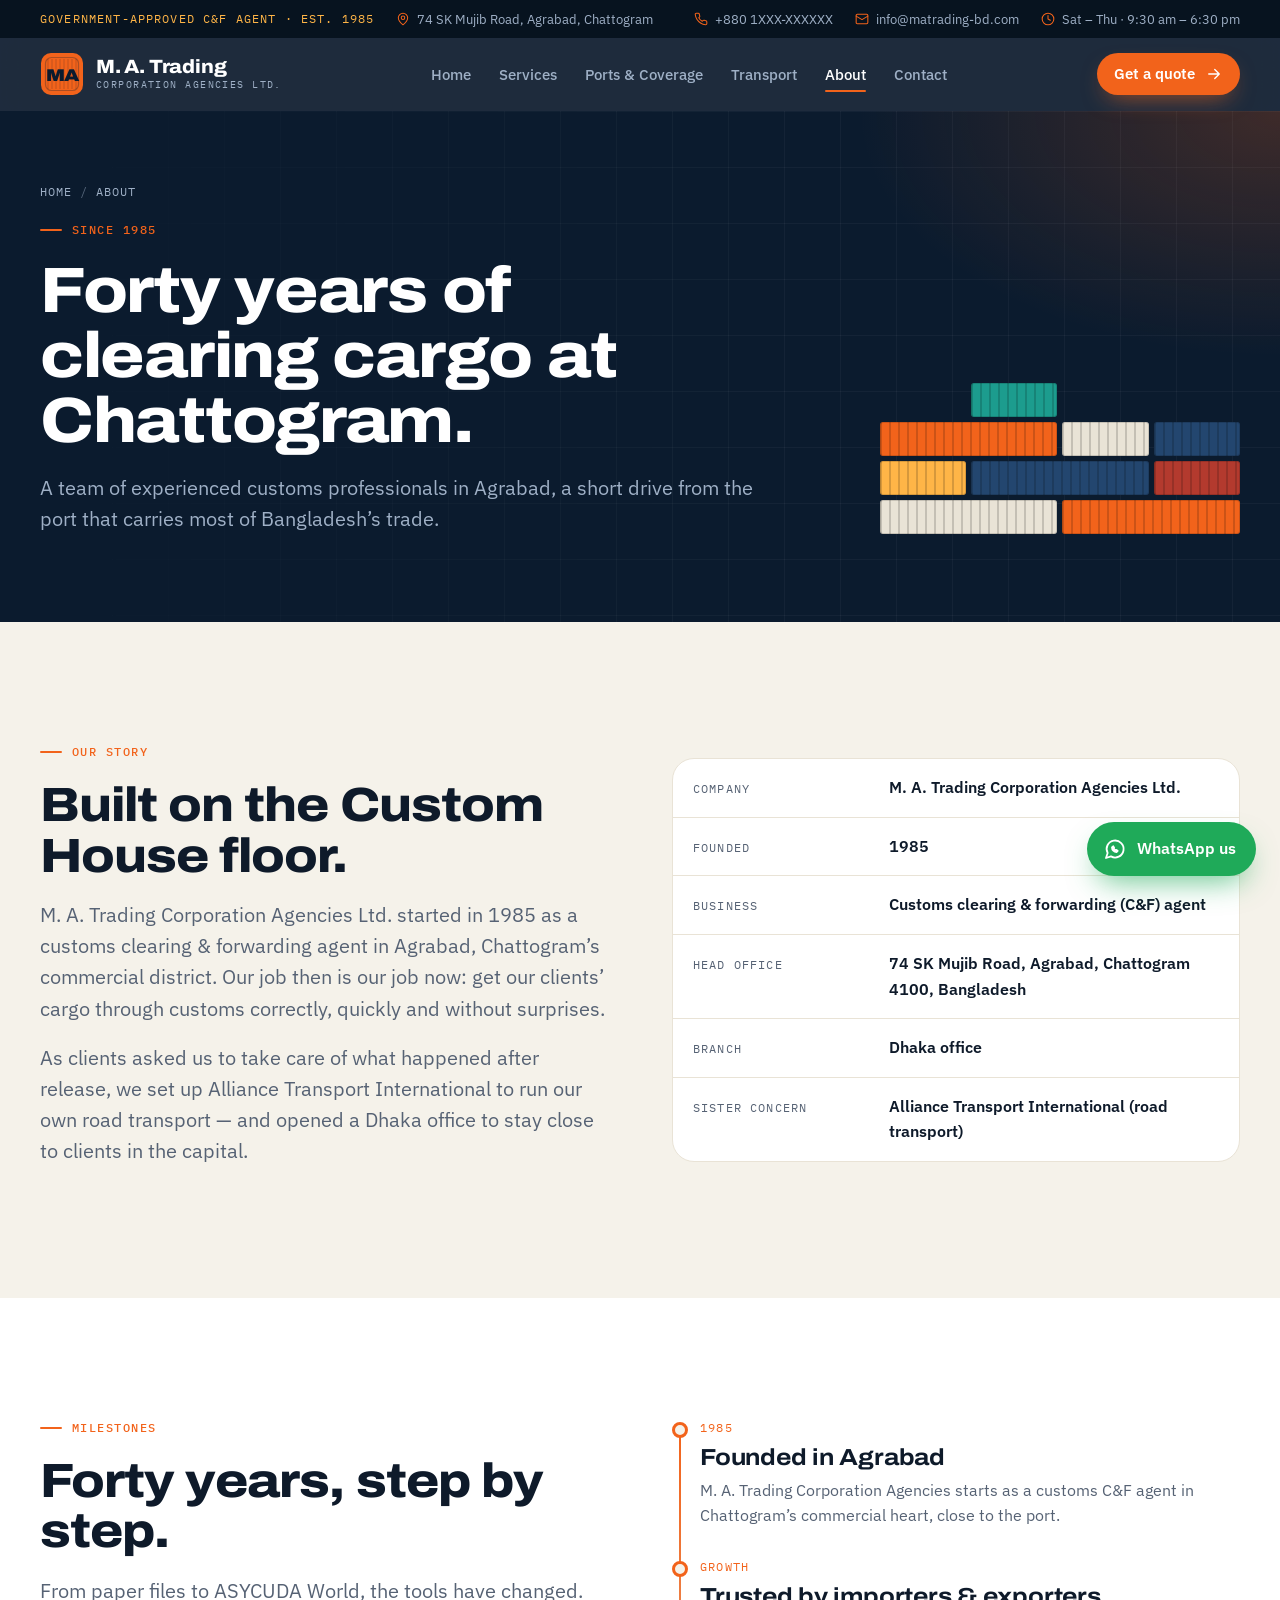
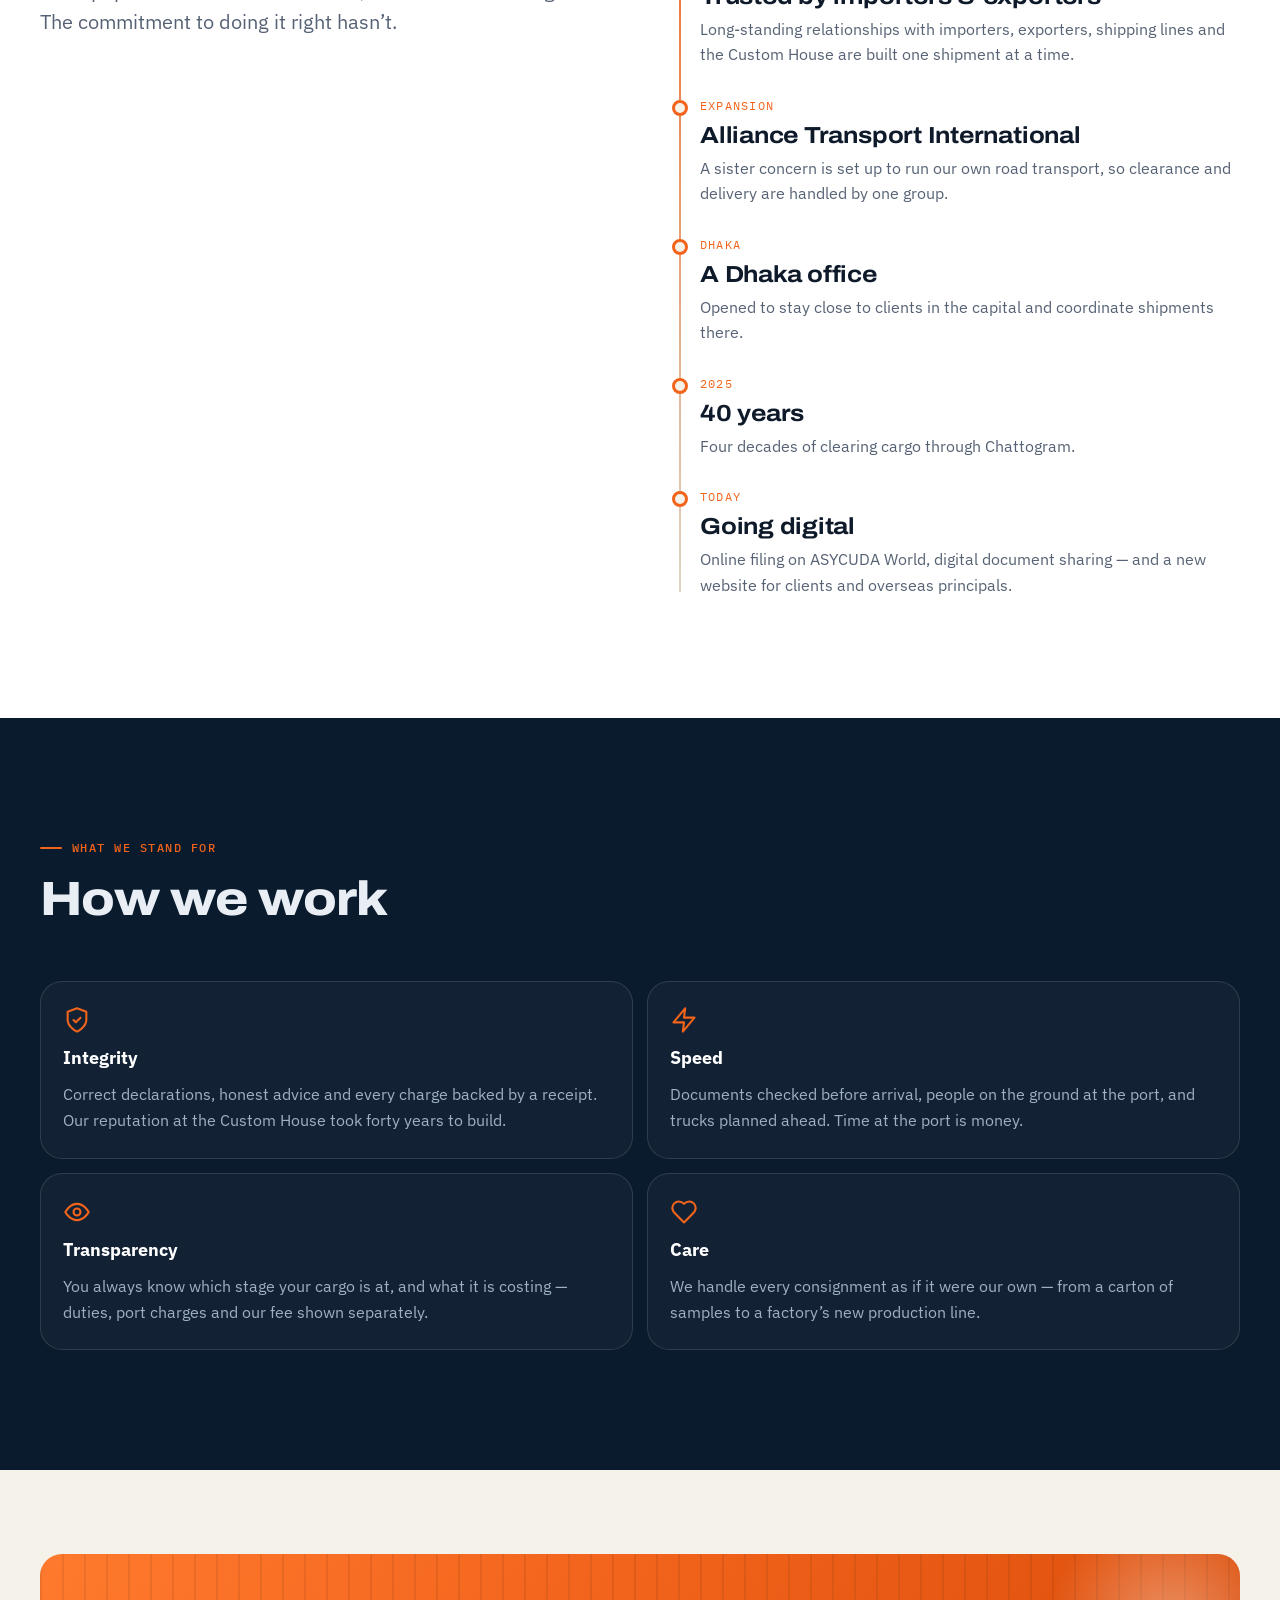
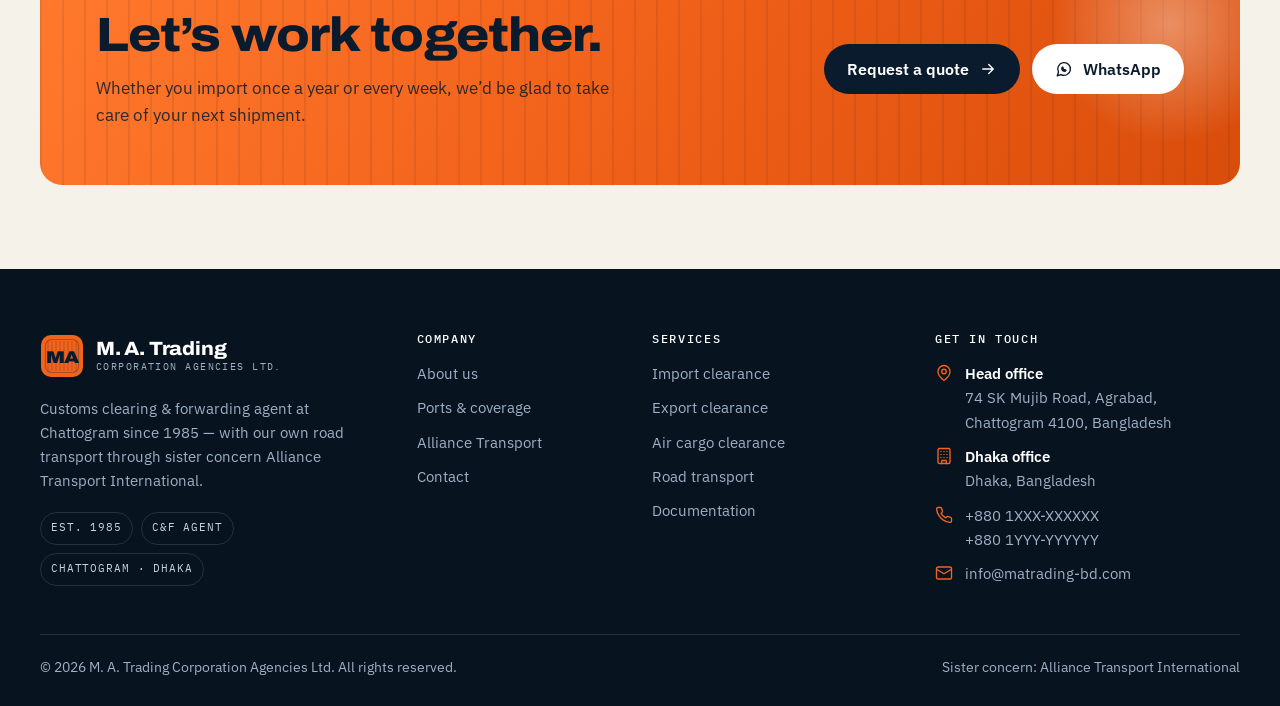
<file: about.html>
<!doctype html>
<html lang="en">
<head>
<meta charset="utf-8">
<meta name="viewport" content="width=device-width, initial-scale=1, viewport-fit=cover">
<title>About — 40 years of customs clearing in Chattogram | M. A. Trading Corporation Agencies Ltd.</title>
<meta name="description" content="Founded in 1985 in Agrabad, Chattogram, M. A. Trading Corporation Agencies Ltd. is a customs clearing & forwarding agent with its own transport company and a Dhaka office.">
<!-- DEMO BUILD: keep out of search engines until the client approves. Remove this line at launch. -->
<meta name="robots" content="noindex, nofollow">
<meta name="theme-color" content="#0b1b2e">
<meta name="format-detection" content="telephone=no">
<link rel="icon" href="assets/img/favicon.svg" type="image/svg+xml">
<link rel="apple-touch-icon" href="assets/img/apple-touch-icon.png">
<link rel="manifest" href="site.webmanifest">
<meta property="og:type" content="website">
<meta property="og:site_name" content="M. A. Trading Corporation Agencies Ltd.">
<meta property="og:title" content="About — 40 years of customs clearing in Chattogram | M. A. Trading Corporation Agencies Ltd.">
<meta property="og:description" content="Founded in 1985 in Agrabad, Chattogram, M. A. Trading Corporation Agencies Ltd. is a customs clearing & forwarding agent with its own transport company and a Dhaka office.">
<meta property="og:image" content="assets/img/og-image.png">
<meta name="twitter:card" content="summary_large_image">
<link rel="preconnect" href="https://fonts.googleapis.com">
<link rel="preconnect" href="https://fonts.gstatic.com" crossorigin>
<link rel="stylesheet" href="https://fonts.googleapis.com/css2?family=Archivo:wdth,wght@62..125,500..900&family=IBM+Plex+Mono:wght@400;500;600&family=IBM+Plex+Sans:wght@400;500;600;700&display=swap">
<link rel="stylesheet" href="assets/css/styles.css">
<script>document.documentElement.classList.add('js')</script>
</head><body>
<a class="skip-link" href="#main">Skip to content</a>
<div class="topbar">
  <div class="container">
    <div class="topbar__group">
      <span class="topbar__badge">Government-approved C&amp;F Agent · Est. 1985</span>
      <span class="topbar__item"><svg viewBox="0 0 24 24" fill="none" stroke="currentColor" stroke-width="1.8" stroke-linecap="round" stroke-linejoin="round" aria-hidden="true"><path d="M20 10c0 6-8 12-8 12s-8-6-8-12a8 8 0 0 1 16 0Z"/><circle cx="12" cy="10" r="3"/></svg>74 SK Mujib Road, Agrabad, Chattogram</span>
    </div>
    <div class="topbar__group">
      <a class="topbar__item" href="tel:+8801XXXXXXXXX"><svg viewBox="0 0 24 24" fill="none" stroke="currentColor" stroke-width="1.8" stroke-linecap="round" stroke-linejoin="round" aria-hidden="true"><path d="M22 16.92v3a2 2 0 0 1-2.18 2 19.79 19.79 0 0 1-8.63-3.07 19.5 19.5 0 0 1-6-6 19.79 19.79 0 0 1-3.07-8.67A2 2 0 0 1 4.11 2h3a2 2 0 0 1 2 1.72c.13.96.36 1.9.7 2.81a2 2 0 0 1-.45 2.11L8.09 9.91a16 16 0 0 0 6 6l1.27-1.27a2 2 0 0 1 2.11-.45c.91.34 1.85.57 2.81.7A2 2 0 0 1 22 16.92z"/></svg>+880 1XXX-XXXXXX</a>
      <a class="topbar__item" href="mailto:info@matrading-bd.com"><svg viewBox="0 0 24 24" fill="none" stroke="currentColor" stroke-width="1.8" stroke-linecap="round" stroke-linejoin="round" aria-hidden="true"><rect x="2" y="4" width="20" height="16" rx="2"/><path d="m22 7-10 6L2 7"/></svg>info@matrading-bd.com</a>
      <span class="topbar__item"><svg viewBox="0 0 24 24" fill="none" stroke="currentColor" stroke-width="1.8" stroke-linecap="round" stroke-linejoin="round" aria-hidden="true"><circle cx="12" cy="12" r="10"/><path d="M12 6v6l4 2"/></svg>Sat – Thu · 9:30 am – 6:30 pm</span>
    </div>
  </div>
</div>
<header class="site-header" id="top">
  <div class="container">
    <a class="brand" href="index.html" aria-label="M. A. Trading Corporation Agencies Ltd. — home">
      <svg class="brand__mark" viewBox="0 0 44 44" aria-hidden="true">
  <rect x="1" y="1" width="42" height="42" rx="10" fill="#F2631B"/>
  <g stroke="#0B1B2E" stroke-opacity=".16" stroke-width="1.3"><path d="M8 7v30"/><path d="M12 7v30"/><path d="M16 7v30"/><path d="M20 7v30"/><path d="M24 7v30"/><path d="M28 7v30"/><path d="M32 7v30"/><path d="M36 7v30"/></g>
  <rect x="5.5" y="5.5" width="33" height="33" rx="6" fill="none" stroke="#0B1B2E" stroke-opacity=".3" stroke-width="1.2"/>
  <text x="22" y="28.6" text-anchor="middle" fill="#0B1B2E" style="font-family:Archivo,'Arial Black',Arial,sans-serif;font-weight:900;font-size:17px;font-stretch:118%;letter-spacing:-.5px">MA</text>
</svg>
      <span class="brand__text">
        <span class="brand__name">M. A. Trading</span>
        <span class="brand__sub">Corporation Agencies Ltd.</span>
      </span>
    </a>
    <nav class="nav" aria-label="Main">
      <ul>
          <li><a href="index.html">Home</a></li>
          <li><a href="services.html">Services</a></li>
          <li><a href="coverage.html">Ports & Coverage</a></li>
          <li><a href="transport.html">Transport</a></li>
          <li><a href="about.html" aria-current="page">About</a></li>
          <li><a href="contact.html">Contact</a></li>
      </ul>
    </nav>
    <div class="header-actions">
      <a class="btn btn--primary btn--sm header-cta" href="contact.html#quote">Get a quote <svg class="arrow" viewBox="0 0 24 24" fill="none" stroke="currentColor" stroke-width="1.8" stroke-linecap="round" stroke-linejoin="round" aria-hidden="true"><path d="M5 12h14M13 6l6 6-6 6"/></svg></a>
      <button class="burger" type="button" aria-label="Open menu" aria-expanded="false" aria-controls="drawer"><span></span></button>
    </div>
  </div>
</header>
<div class="drawer" id="drawer" aria-label="Menu">
  <ul>
        <li><a href="index.html">Home<svg viewBox="0 0 24 24" fill="none" stroke="currentColor" stroke-width="1.8" stroke-linecap="round" stroke-linejoin="round" aria-hidden="true"><path d="m9 18 6-6-6-6"/></svg></a></li>
        <li><a href="services.html">Services<svg viewBox="0 0 24 24" fill="none" stroke="currentColor" stroke-width="1.8" stroke-linecap="round" stroke-linejoin="round" aria-hidden="true"><path d="m9 18 6-6-6-6"/></svg></a></li>
        <li><a href="coverage.html">Ports & Coverage<svg viewBox="0 0 24 24" fill="none" stroke="currentColor" stroke-width="1.8" stroke-linecap="round" stroke-linejoin="round" aria-hidden="true"><path d="m9 18 6-6-6-6"/></svg></a></li>
        <li><a href="transport.html">Transport<svg viewBox="0 0 24 24" fill="none" stroke="currentColor" stroke-width="1.8" stroke-linecap="round" stroke-linejoin="round" aria-hidden="true"><path d="m9 18 6-6-6-6"/></svg></a></li>
        <li><a href="about.html" aria-current="page">About<svg viewBox="0 0 24 24" fill="none" stroke="currentColor" stroke-width="1.8" stroke-linecap="round" stroke-linejoin="round" aria-hidden="true"><path d="m9 18 6-6-6-6"/></svg></a></li>
        <li><a href="contact.html">Contact<svg viewBox="0 0 24 24" fill="none" stroke="currentColor" stroke-width="1.8" stroke-linecap="round" stroke-linejoin="round" aria-hidden="true"><path d="m9 18 6-6-6-6"/></svg></a></li>
  </ul>
  <div class="drawer__foot">
    <div class="drawer__contact">
      <a href="tel:+8801XXXXXXXXX">+880 1XXX-XXXXXX</a>
      <a href="mailto:info@matrading-bd.com">info@matrading-bd.com</a>
      <span>74 SK Mujib Road, Agrabad, Chattogram 4100, Bangladesh</span>
    </div>
    <a class="btn btn--primary btn--block" href="contact.html#quote">Get a clearance quote <svg class="arrow" viewBox="0 0 24 24" fill="none" stroke="currentColor" stroke-width="1.8" stroke-linecap="round" stroke-linejoin="round" aria-hidden="true"><path d="M5 12h14M13 6l6 6-6 6"/></svg></a>
  </div>
</div>
<main id="main">
<section class="page-hero">
  <div class="container">
    <div class="page-hero__copy">
      <ol class="crumbs"><li><a href="index.html">Home</a></li><li aria-current="page">About</li></ol>
      <span class="eyebrow">Since 1985</span>
      <h1 class="h1">Forty years of clearing cargo at Chattogram.</h1>
      <p class="lede">A team of experienced customs professionals in Agrabad, a short drive from the port that carries most of Bangladesh’s trade.</p>
    </div>
    <div class="stack" aria-hidden="true"><i class="ghost"></i><i class="" style="--c:#1c9c8e;animation-delay:0.15s"></i><i class="ghost"></i><i class="ghost"></i><i class="w2" style="--c:#f2631b;animation-delay:0.22s"></i><i class="" style="--c:#e9e3d6;animation-delay:0.29s"></i><i class="" style="--c:#23466f;animation-delay:0.36s"></i><i class="" style="--c:#ffb547;animation-delay:0.43s"></i><i class="w2" style="--c:#23466f;animation-delay:0.50s"></i><i class="" style="--c:#b33a2e;animation-delay:0.57s"></i><i class="w2" style="--c:#e9e3d6;animation-delay:0.64s"></i><i class="w2" style="--c:#f2631b;animation-delay:0.71s"></i></div>
  </div>
</section>

<section class="section">
  <div class="container split" style="align-items:start">
    <div style="display:grid;gap:18px" data-reveal>
      <span class="eyebrow">Our story</span>
      <h2 class="h2">Built on the Custom House floor.</h2>
      <p class="lede">M. A. Trading Corporation Agencies Ltd. started in 1985 as a customs clearing &amp; forwarding agent in Agrabad, Chattogram’s commercial district. Our job then is our job now: get our clients’ cargo through customs correctly, quickly and without surprises.</p>
      <p class="lede">As clients asked us to take care of what happened after release, we set up Alliance Transport International to run our own road transport — and opened a Dhaka office to stay close to clients in the capital.</p>
    </div>
    <dl class="facts" data-reveal style="--d:.1s">
      <div><dt>Company</dt><dd>M. A. Trading Corporation Agencies Ltd.</dd></div>
      <div><dt>Founded</dt><dd>1985</dd></div>
      <div><dt>Business</dt><dd>Customs clearing &amp; forwarding (C&amp;F) agent</dd></div>
      <div><dt>Head office</dt><dd>74 SK Mujib Road, Agrabad, Chattogram 4100, Bangladesh</dd></div>
      <div><dt>Branch</dt><dd>Dhaka office</dd></div>
      <div><dt>Sister concern</dt><dd>Alliance Transport International (road transport)</dd></div>
    </dl>
  </div>
</section>

<section class="section section--white">
  <div class="container split" style="align-items:start">
    <div style="display:grid;gap:18px" data-reveal>
      <span class="eyebrow">Milestones</span>
      <h2 class="h2">Forty years, step by step.</h2>
      <p class="lede">From paper files to ASYCUDA World, the tools have changed. The commitment to doing it right hasn’t.</p>
    </div>
    <ol class="timeline" data-reveal style="--d:.1s">
      <li><span class="when">1985</span><h3 class="h3">Founded in Agrabad</h3><p>M. A. Trading Corporation Agencies starts as a customs C&amp;F agent in Chattogram’s commercial heart, close to the port.</p></li>
      <li><span class="when">Growth</span><h3 class="h3">Trusted by importers &amp; exporters</h3><p>Long-standing relationships with importers, exporters, shipping lines and the Custom House are built one shipment at a time.</p></li>
      <li><span class="when">Expansion</span><h3 class="h3">Alliance Transport International</h3><p>A sister concern is set up to run our own road transport, so clearance and delivery are handled by one group.</p></li>
      <li><span class="when">Dhaka</span><h3 class="h3">A Dhaka office</h3><p>Opened to stay close to clients in the capital and coordinate shipments there.</p></li>
      <li><span class="when">2025</span><h3 class="h3">40 years</h3><p>Four decades of clearing cargo through Chattogram.</p></li>
      <li><span class="when">Today</span><h3 class="h3">Going digital</h3><p>Online filing on ASYCUDA World, digital document sharing — and a new website for clients and overseas principals.</p></li>
    </ol>
  </div>
</section>

<section class="section section--dark">
  <div class="container">
    <div class="section-head" data-reveal>
      <span class="eyebrow">What we stand for</span>
      <h2 class="h2">How we work</h2>
    </div>
    <div class="values">
      <div class="value" data-reveal><svg viewBox="0 0 24 24" fill="none" stroke="currentColor" stroke-width="1.8" stroke-linecap="round" stroke-linejoin="round" aria-hidden="true"><path d="M12 22s8-4 8-10V5l-8-3-8 3v7c0 6 8 10 8 10z"/><path d="m9 12 2 2 4-4"/></svg><strong>Integrity</strong><p>Correct declarations, honest advice and every charge backed by a receipt. Our reputation at the Custom House took forty years to build.</p></div>
      <div class="value" data-reveal style="--d:.07s"><svg viewBox="0 0 24 24" fill="none" stroke="currentColor" stroke-width="1.8" stroke-linecap="round" stroke-linejoin="round" aria-hidden="true"><path d="M13 2 3 14h9l-1 8 10-12h-9z"/></svg><strong>Speed</strong><p>Documents checked before arrival, people on the ground at the port, and trucks planned ahead. Time at the port is money.</p></div>
      <div class="value" data-reveal><svg viewBox="0 0 24 24" fill="none" stroke="currentColor" stroke-width="1.8" stroke-linecap="round" stroke-linejoin="round" aria-hidden="true"><path d="M2 12s3.6-7 10-7 10 7 10 7-3.6 7-10 7S2 12 2 12z"/><circle cx="12" cy="12" r="3"/></svg><strong>Transparency</strong><p>You always know which stage your cargo is at, and what it is costing — duties, port charges and our fee shown separately.</p></div>
      <div class="value" data-reveal style="--d:.07s"><svg viewBox="0 0 24 24" fill="none" stroke="currentColor" stroke-width="1.8" stroke-linecap="round" stroke-linejoin="round" aria-hidden="true"><path d="M19 14c1.49-1.46 3-3.21 3-5.5A5.5 5.5 0 0 0 16.5 3c-1.76 0-3 .5-4.5 2-1.5-1.5-2.74-2-4.5-2A5.5 5.5 0 0 0 2 8.5c0 2.3 1.5 4.05 3 5.5l7 7Z"/></svg><strong>Care</strong><p>We handle every consignment as if it were our own — from a carton of samples to a factory’s new production line.</p></div>
    </div>
  </div>
</section>

<section class="section section--tight">
  <div class="container">
    <div class="cta" data-reveal>
      <div style="display:grid;gap:14px;position:relative;z-index:1">
        <h2 class="h2">Let’s work together.</h2>
        <p>Whether you import once a year or every week, we’d be glad to take care of your next shipment.</p>
      </div>
      <div class="cta__actions">
        <a class="btn btn--dark" href="contact.html#quote">Request a quote <svg class="arrow" viewBox="0 0 24 24" fill="none" stroke="currentColor" stroke-width="1.8" stroke-linecap="round" stroke-linejoin="round" aria-hidden="true"><path d="M5 12h14M13 6l6 6-6 6"/></svg></a>
        <a class="btn btn--light" href="https://wa.me/8801XXXXXXXXX" target="_blank" rel="noopener"><svg viewBox="0 0 24 24" fill="none" stroke="currentColor" stroke-width="1.8" stroke-linecap="round" stroke-linejoin="round" aria-hidden="true"><path d="M3 21l1.65-4.95A8.5 8.5 0 1 1 7.95 19.4Z"/><path d="M9 10.5c0 2.5 2 4.5 4.5 4.5l1.2-1.2-1.7-1-1 .6a3 3 0 0 1-1.4-1.4l.6-1-1-1.7z"/></svg>WhatsApp</a>
      </div>
    </div>
  </div>
</section>
</main>
<footer class="site-footer">
  <div class="container">
    <div class="footer-grid">
      <div class="footer-brand">
        <a class="brand" href="index.html" aria-label="M. A. Trading Corporation Agencies Ltd. — home">
          <svg class="brand__mark" viewBox="0 0 44 44" aria-hidden="true">
  <rect x="1" y="1" width="42" height="42" rx="10" fill="#F2631B"/>
  <g stroke="#0B1B2E" stroke-opacity=".16" stroke-width="1.3"><path d="M8 7v30"/><path d="M12 7v30"/><path d="M16 7v30"/><path d="M20 7v30"/><path d="M24 7v30"/><path d="M28 7v30"/><path d="M32 7v30"/><path d="M36 7v30"/></g>
  <rect x="5.5" y="5.5" width="33" height="33" rx="6" fill="none" stroke="#0B1B2E" stroke-opacity=".3" stroke-width="1.2"/>
  <text x="22" y="28.6" text-anchor="middle" fill="#0B1B2E" style="font-family:Archivo,'Arial Black',Arial,sans-serif;font-weight:900;font-size:17px;font-stretch:118%;letter-spacing:-.5px">MA</text>
</svg>
          <span class="brand__text">
            <span class="brand__name">M. A. Trading</span>
            <span class="brand__sub">Corporation Agencies Ltd.</span>
          </span>
        </a>
        <p>Customs clearing &amp; forwarding agent at Chattogram since 1985 — with our own road transport through sister concern Alliance Transport International.</p>
        <div class="footer-badges">
          <span>Est. 1985</span><span>C&amp;F Agent</span><span>Chattogram · Dhaka</span>
        </div>
      </div>
      <div>
        <h3>Company</h3>
        <ul>
          <li><a href="about.html">About us</a></li>
          <li><a href="coverage.html">Ports &amp; coverage</a></li>
          <li><a href="transport.html">Alliance Transport</a></li>
          <li><a href="contact.html">Contact</a></li>
        </ul>
      </div>
      <div>
        <h3>Services</h3>
        <ul>
          <li><a href="services.html#import">Import clearance</a></li>
          <li><a href="services.html#export">Export clearance</a></li>
          <li><a href="services.html#air">Air cargo clearance</a></li>
          <li><a href="services.html#transport">Road transport</a></li>
          <li><a href="services.html#docs">Documentation</a></li>
        </ul>
      </div>
      <div class="footer-contact-col">
        <h3>Get in touch</h3>
        <ul class="footer-contact">
          <li><svg viewBox="0 0 24 24" fill="none" stroke="currentColor" stroke-width="1.8" stroke-linecap="round" stroke-linejoin="round" aria-hidden="true"><path d="M20 10c0 6-8 12-8 12s-8-6-8-12a8 8 0 0 1 16 0Z"/><circle cx="12" cy="10" r="3"/></svg><span><strong style="color:#fff;font-weight:600">Head office</strong><br>74 SK Mujib Road, Agrabad,<br>Chattogram 4100, Bangladesh</span></li>
          <li><svg viewBox="0 0 24 24" fill="none" stroke="currentColor" stroke-width="1.8" stroke-linecap="round" stroke-linejoin="round" aria-hidden="true"><rect x="4" y="2" width="16" height="20" rx="2"/><path d="M9 22v-4h6v4M8 6h.01M12 6h.01M16 6h.01M8 10h.01M12 10h.01M16 10h.01M8 14h.01M12 14h.01M16 14h.01"/></svg><span><strong style="color:#fff;font-weight:600">Dhaka office</strong><br>Dhaka, Bangladesh</span></li>
          <li><svg viewBox="0 0 24 24" fill="none" stroke="currentColor" stroke-width="1.8" stroke-linecap="round" stroke-linejoin="round" aria-hidden="true"><path d="M22 16.92v3a2 2 0 0 1-2.18 2 19.79 19.79 0 0 1-8.63-3.07 19.5 19.5 0 0 1-6-6 19.79 19.79 0 0 1-3.07-8.67A2 2 0 0 1 4.11 2h3a2 2 0 0 1 2 1.72c.13.96.36 1.9.7 2.81a2 2 0 0 1-.45 2.11L8.09 9.91a16 16 0 0 0 6 6l1.27-1.27a2 2 0 0 1 2.11-.45c.91.34 1.85.57 2.81.7A2 2 0 0 1 22 16.92z"/></svg><span><a href="tel:+8801XXXXXXXXX">+880 1XXX-XXXXXX</a><br><a href="tel:+8801YYYYYYYYY">+880 1YYY-YYYYYY</a></span></li>
          <li><svg viewBox="0 0 24 24" fill="none" stroke="currentColor" stroke-width="1.8" stroke-linecap="round" stroke-linejoin="round" aria-hidden="true"><rect x="2" y="4" width="20" height="16" rx="2"/><path d="m22 7-10 6L2 7"/></svg><a href="mailto:info@matrading-bd.com">info@matrading-bd.com</a></li>
        </ul>
      </div>
    </div>
    <div class="footer-bottom">
      <span>© <span data-year>2026</span> M. A. Trading Corporation Agencies Ltd. All rights reserved.</span>
      <span>Sister concern: Alliance Transport International</span>
    </div>
  </div>
</footer>
<nav class="mobile-bar" aria-label="Quick contact">
  <a href="tel:+8801XXXXXXXXX"><svg viewBox="0 0 24 24" fill="none" stroke="currentColor" stroke-width="1.8" stroke-linecap="round" stroke-linejoin="round" aria-hidden="true"><path d="M22 16.92v3a2 2 0 0 1-2.18 2 19.79 19.79 0 0 1-8.63-3.07 19.5 19.5 0 0 1-6-6 19.79 19.79 0 0 1-3.07-8.67A2 2 0 0 1 4.11 2h3a2 2 0 0 1 2 1.72c.13.96.36 1.9.7 2.81a2 2 0 0 1-.45 2.11L8.09 9.91a16 16 0 0 0 6 6l1.27-1.27a2 2 0 0 1 2.11-.45c.91.34 1.85.57 2.81.7A2 2 0 0 1 22 16.92z"/></svg>Call</a>
  <a class="is-wa" href="https://wa.me/8801XXXXXXXXX" target="_blank" rel="noopener"><svg viewBox="0 0 24 24" fill="none" stroke="currentColor" stroke-width="1.8" stroke-linecap="round" stroke-linejoin="round" aria-hidden="true"><path d="M3 21l1.65-4.95A8.5 8.5 0 1 1 7.95 19.4Z"/><path d="M9 10.5c0 2.5 2 4.5 4.5 4.5l1.2-1.2-1.7-1-1 .6a3 3 0 0 1-1.4-1.4l.6-1-1-1.7z"/></svg>WhatsApp</a>
  <a class="is-primary" href="contact.html#quote">Get a quote</a>
</nav>
<a class="fab" href="https://wa.me/8801XXXXXXXXX" target="_blank" rel="noopener" aria-label="Chat with us on WhatsApp"><svg viewBox="0 0 24 24" fill="none" stroke="currentColor" stroke-width="1.8" stroke-linecap="round" stroke-linejoin="round" aria-hidden="true"><path d="M3 21l1.65-4.95A8.5 8.5 0 1 1 7.95 19.4Z"/><path d="M9 10.5c0 2.5 2 4.5 4.5 4.5l1.2-1.2-1.7-1-1 .6a3 3 0 0 1-1.4-1.4l.6-1-1-1.7z"/></svg><span>WhatsApp us</span></a>
<script src="assets/js/main.js" defer></script>

</body>
</html>
</file>
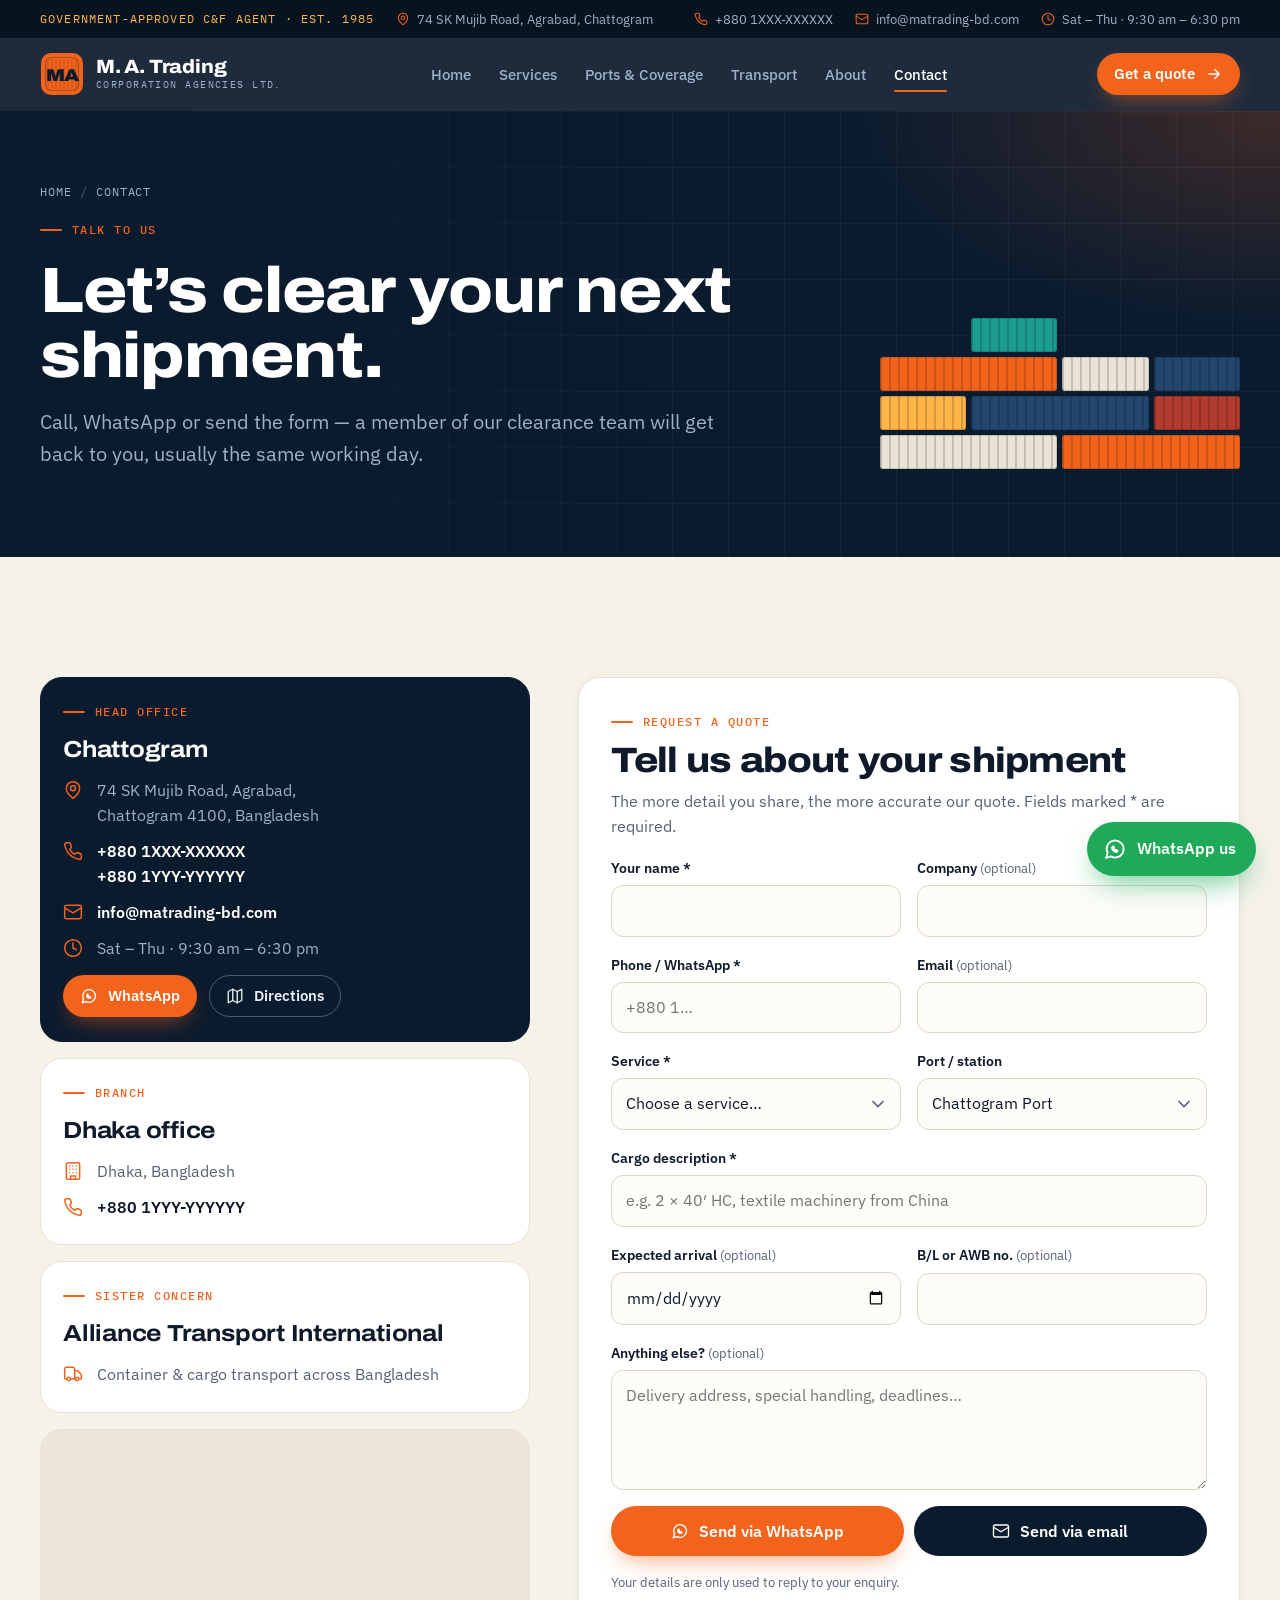
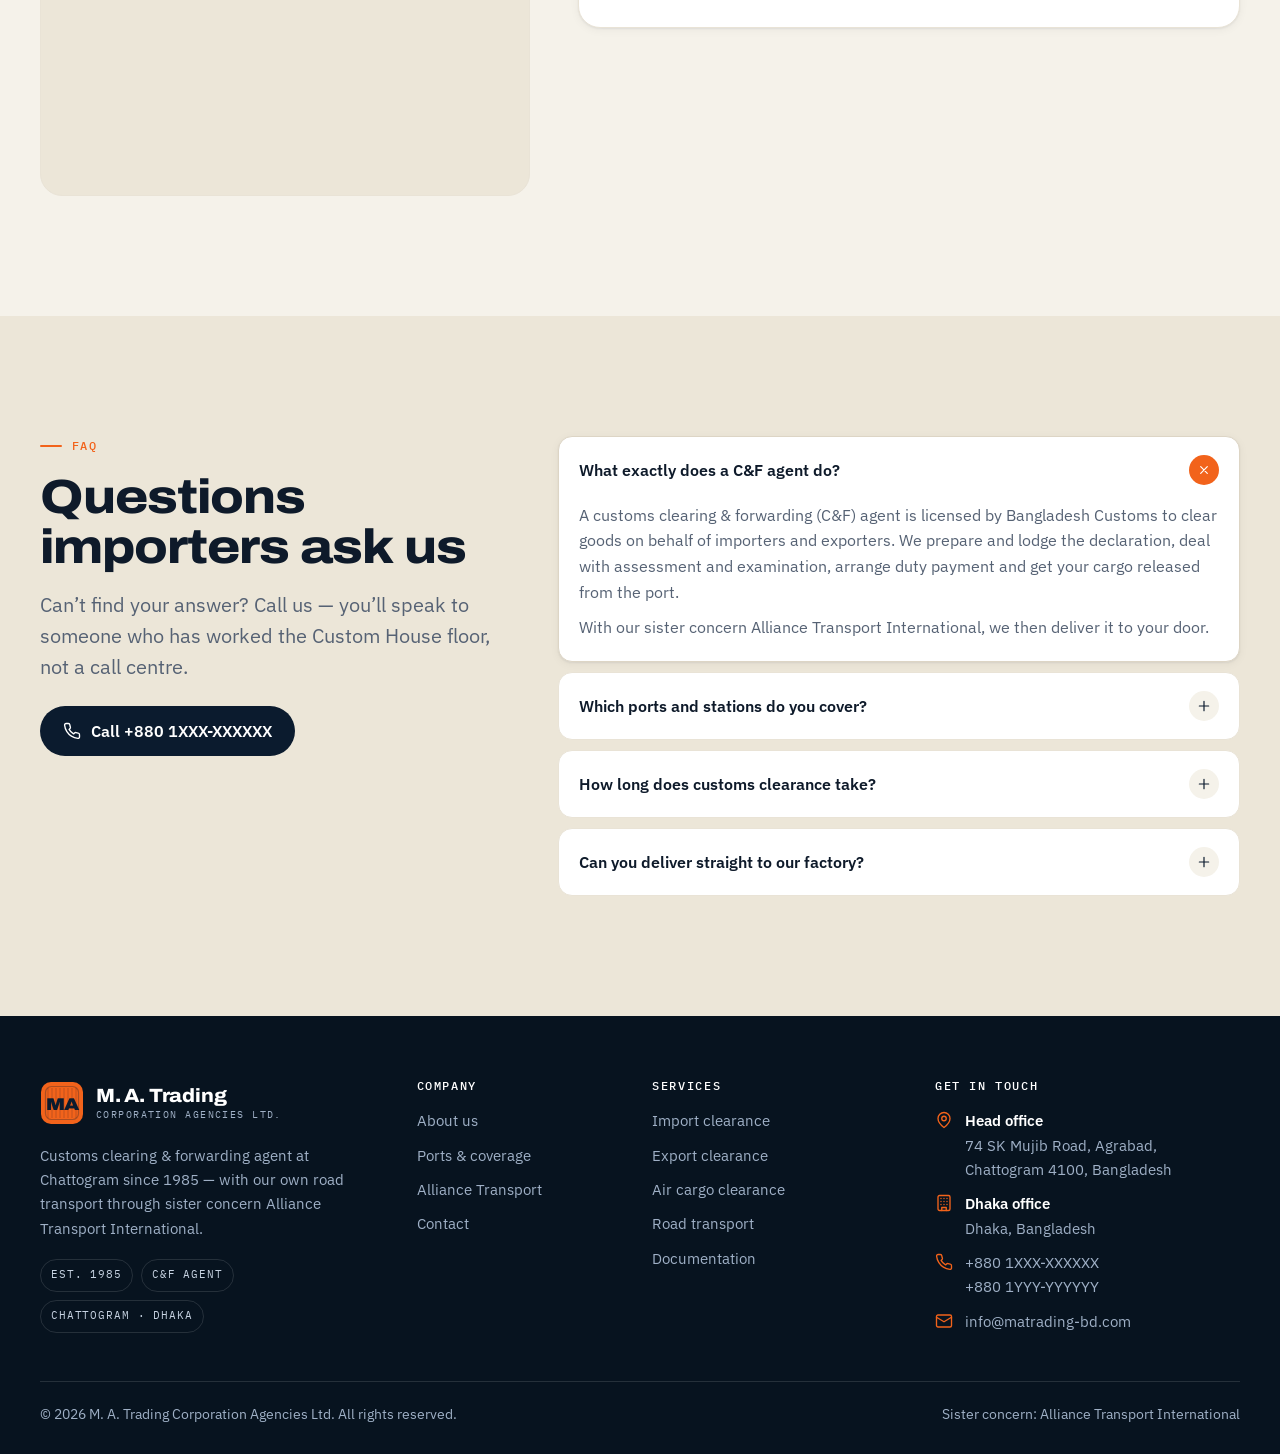
<file: contact.html>
<!doctype html>
<html lang="en">
<head>
<meta charset="utf-8">
<meta name="viewport" content="width=device-width, initial-scale=1, viewport-fit=cover">
<title>Contact — Get a customs clearance quote | M. A. Trading Corporation Agencies Ltd.</title>
<meta name="description" content="Contact M. A. Trading Corporation Agencies Ltd., 74 SK Mujib Road, Agrabad, Chattogram. Request a quote for import/export customs clearance and transport.">
<!-- DEMO BUILD: keep out of search engines until the client approves. Remove this line at launch. -->
<meta name="robots" content="noindex, nofollow">
<meta name="theme-color" content="#0b1b2e">
<meta name="format-detection" content="telephone=no">
<link rel="icon" href="assets/img/favicon.svg" type="image/svg+xml">
<link rel="apple-touch-icon" href="assets/img/apple-touch-icon.png">
<link rel="manifest" href="site.webmanifest">
<meta property="og:type" content="website">
<meta property="og:site_name" content="M. A. Trading Corporation Agencies Ltd.">
<meta property="og:title" content="Contact — Get a customs clearance quote | M. A. Trading Corporation Agencies Ltd.">
<meta property="og:description" content="Contact M. A. Trading Corporation Agencies Ltd., 74 SK Mujib Road, Agrabad, Chattogram. Request a quote for import/export customs clearance and transport.">
<meta property="og:image" content="assets/img/og-image.png">
<meta name="twitter:card" content="summary_large_image">
<link rel="preconnect" href="https://fonts.googleapis.com">
<link rel="preconnect" href="https://fonts.gstatic.com" crossorigin>
<link rel="stylesheet" href="https://fonts.googleapis.com/css2?family=Archivo:wdth,wght@62..125,500..900&family=IBM+Plex+Mono:wght@400;500;600&family=IBM+Plex+Sans:wght@400;500;600;700&display=swap">
<link rel="stylesheet" href="assets/css/styles.css">
<script>document.documentElement.classList.add('js')</script>
</head><body>
<a class="skip-link" href="#main">Skip to content</a>
<div class="topbar">
  <div class="container">
    <div class="topbar__group">
      <span class="topbar__badge">Government-approved C&amp;F Agent · Est. 1985</span>
      <span class="topbar__item"><svg viewBox="0 0 24 24" fill="none" stroke="currentColor" stroke-width="1.8" stroke-linecap="round" stroke-linejoin="round" aria-hidden="true"><path d="M20 10c0 6-8 12-8 12s-8-6-8-12a8 8 0 0 1 16 0Z"/><circle cx="12" cy="10" r="3"/></svg>74 SK Mujib Road, Agrabad, Chattogram</span>
    </div>
    <div class="topbar__group">
      <a class="topbar__item" href="tel:+8801XXXXXXXXX"><svg viewBox="0 0 24 24" fill="none" stroke="currentColor" stroke-width="1.8" stroke-linecap="round" stroke-linejoin="round" aria-hidden="true"><path d="M22 16.92v3a2 2 0 0 1-2.18 2 19.79 19.79 0 0 1-8.63-3.07 19.5 19.5 0 0 1-6-6 19.79 19.79 0 0 1-3.07-8.67A2 2 0 0 1 4.11 2h3a2 2 0 0 1 2 1.72c.13.96.36 1.9.7 2.81a2 2 0 0 1-.45 2.11L8.09 9.91a16 16 0 0 0 6 6l1.27-1.27a2 2 0 0 1 2.11-.45c.91.34 1.85.57 2.81.7A2 2 0 0 1 22 16.92z"/></svg>+880 1XXX-XXXXXX</a>
      <a class="topbar__item" href="mailto:info@matrading-bd.com"><svg viewBox="0 0 24 24" fill="none" stroke="currentColor" stroke-width="1.8" stroke-linecap="round" stroke-linejoin="round" aria-hidden="true"><rect x="2" y="4" width="20" height="16" rx="2"/><path d="m22 7-10 6L2 7"/></svg>info@matrading-bd.com</a>
      <span class="topbar__item"><svg viewBox="0 0 24 24" fill="none" stroke="currentColor" stroke-width="1.8" stroke-linecap="round" stroke-linejoin="round" aria-hidden="true"><circle cx="12" cy="12" r="10"/><path d="M12 6v6l4 2"/></svg>Sat – Thu · 9:30 am – 6:30 pm</span>
    </div>
  </div>
</div>
<header class="site-header" id="top">
  <div class="container">
    <a class="brand" href="index.html" aria-label="M. A. Trading Corporation Agencies Ltd. — home">
      <svg class="brand__mark" viewBox="0 0 44 44" aria-hidden="true">
  <rect x="1" y="1" width="42" height="42" rx="10" fill="#F2631B"/>
  <g stroke="#0B1B2E" stroke-opacity=".16" stroke-width="1.3"><path d="M8 7v30"/><path d="M12 7v30"/><path d="M16 7v30"/><path d="M20 7v30"/><path d="M24 7v30"/><path d="M28 7v30"/><path d="M32 7v30"/><path d="M36 7v30"/></g>
  <rect x="5.5" y="5.5" width="33" height="33" rx="6" fill="none" stroke="#0B1B2E" stroke-opacity=".3" stroke-width="1.2"/>
  <text x="22" y="28.6" text-anchor="middle" fill="#0B1B2E" style="font-family:Archivo,'Arial Black',Arial,sans-serif;font-weight:900;font-size:17px;font-stretch:118%;letter-spacing:-.5px">MA</text>
</svg>
      <span class="brand__text">
        <span class="brand__name">M. A. Trading</span>
        <span class="brand__sub">Corporation Agencies Ltd.</span>
      </span>
    </a>
    <nav class="nav" aria-label="Main">
      <ul>
          <li><a href="index.html">Home</a></li>
          <li><a href="services.html">Services</a></li>
          <li><a href="coverage.html">Ports & Coverage</a></li>
          <li><a href="transport.html">Transport</a></li>
          <li><a href="about.html">About</a></li>
          <li><a href="contact.html" aria-current="page">Contact</a></li>
      </ul>
    </nav>
    <div class="header-actions">
      <a class="btn btn--primary btn--sm header-cta" href="contact.html#quote">Get a quote <svg class="arrow" viewBox="0 0 24 24" fill="none" stroke="currentColor" stroke-width="1.8" stroke-linecap="round" stroke-linejoin="round" aria-hidden="true"><path d="M5 12h14M13 6l6 6-6 6"/></svg></a>
      <button class="burger" type="button" aria-label="Open menu" aria-expanded="false" aria-controls="drawer"><span></span></button>
    </div>
  </div>
</header>
<div class="drawer" id="drawer" aria-label="Menu">
  <ul>
        <li><a href="index.html">Home<svg viewBox="0 0 24 24" fill="none" stroke="currentColor" stroke-width="1.8" stroke-linecap="round" stroke-linejoin="round" aria-hidden="true"><path d="m9 18 6-6-6-6"/></svg></a></li>
        <li><a href="services.html">Services<svg viewBox="0 0 24 24" fill="none" stroke="currentColor" stroke-width="1.8" stroke-linecap="round" stroke-linejoin="round" aria-hidden="true"><path d="m9 18 6-6-6-6"/></svg></a></li>
        <li><a href="coverage.html">Ports & Coverage<svg viewBox="0 0 24 24" fill="none" stroke="currentColor" stroke-width="1.8" stroke-linecap="round" stroke-linejoin="round" aria-hidden="true"><path d="m9 18 6-6-6-6"/></svg></a></li>
        <li><a href="transport.html">Transport<svg viewBox="0 0 24 24" fill="none" stroke="currentColor" stroke-width="1.8" stroke-linecap="round" stroke-linejoin="round" aria-hidden="true"><path d="m9 18 6-6-6-6"/></svg></a></li>
        <li><a href="about.html">About<svg viewBox="0 0 24 24" fill="none" stroke="currentColor" stroke-width="1.8" stroke-linecap="round" stroke-linejoin="round" aria-hidden="true"><path d="m9 18 6-6-6-6"/></svg></a></li>
        <li><a href="contact.html" aria-current="page">Contact<svg viewBox="0 0 24 24" fill="none" stroke="currentColor" stroke-width="1.8" stroke-linecap="round" stroke-linejoin="round" aria-hidden="true"><path d="m9 18 6-6-6-6"/></svg></a></li>
  </ul>
  <div class="drawer__foot">
    <div class="drawer__contact">
      <a href="tel:+8801XXXXXXXXX">+880 1XXX-XXXXXX</a>
      <a href="mailto:info@matrading-bd.com">info@matrading-bd.com</a>
      <span>74 SK Mujib Road, Agrabad, Chattogram 4100, Bangladesh</span>
    </div>
    <a class="btn btn--primary btn--block" href="contact.html#quote">Get a clearance quote <svg class="arrow" viewBox="0 0 24 24" fill="none" stroke="currentColor" stroke-width="1.8" stroke-linecap="round" stroke-linejoin="round" aria-hidden="true"><path d="M5 12h14M13 6l6 6-6 6"/></svg></a>
  </div>
</div>
<main id="main">
<section class="page-hero">
  <div class="container">
    <div class="page-hero__copy">
      <ol class="crumbs"><li><a href="index.html">Home</a></li><li aria-current="page">Contact</li></ol>
      <span class="eyebrow">Talk to us</span>
      <h1 class="h1">Let’s clear your next shipment.</h1>
      <p class="lede">Call, WhatsApp or send the form — a member of our clearance team will get back to you, usually the same working day.</p>
    </div>
    <div class="stack" aria-hidden="true"><i class="ghost"></i><i class="" style="--c:#1c9c8e;animation-delay:0.15s"></i><i class="ghost"></i><i class="ghost"></i><i class="w2" style="--c:#f2631b;animation-delay:0.22s"></i><i class="" style="--c:#e9e3d6;animation-delay:0.29s"></i><i class="" style="--c:#23466f;animation-delay:0.36s"></i><i class="" style="--c:#ffb547;animation-delay:0.43s"></i><i class="w2" style="--c:#23466f;animation-delay:0.50s"></i><i class="" style="--c:#b33a2e;animation-delay:0.57s"></i><i class="w2" style="--c:#e9e3d6;animation-delay:0.64s"></i><i class="w2" style="--c:#f2631b;animation-delay:0.71s"></i></div>
  </div>
</section>

<section class="section">
  <div class="container contact-grid">
    <div style="display:grid;gap:16px" data-reveal>
      <div class="office office--hq">
        <span class="eyebrow">Head office</span>
        <h2 class="h3" style="color:#fff">Chattogram</h2>
        <div class="office__rows">
          <div class="office__row"><svg viewBox="0 0 24 24" fill="none" stroke="currentColor" stroke-width="1.8" stroke-linecap="round" stroke-linejoin="round" aria-hidden="true"><path d="M20 10c0 6-8 12-8 12s-8-6-8-12a8 8 0 0 1 16 0Z"/><circle cx="12" cy="10" r="3"/></svg><span>74 SK Mujib Road, Agrabad,<br>Chattogram 4100, Bangladesh</span></div>
          <div class="office__row"><svg viewBox="0 0 24 24" fill="none" stroke="currentColor" stroke-width="1.8" stroke-linecap="round" stroke-linejoin="round" aria-hidden="true"><path d="M22 16.92v3a2 2 0 0 1-2.18 2 19.79 19.79 0 0 1-8.63-3.07 19.5 19.5 0 0 1-6-6 19.79 19.79 0 0 1-3.07-8.67A2 2 0 0 1 4.11 2h3a2 2 0 0 1 2 1.72c.13.96.36 1.9.7 2.81a2 2 0 0 1-.45 2.11L8.09 9.91a16 16 0 0 0 6 6l1.27-1.27a2 2 0 0 1 2.11-.45c.91.34 1.85.57 2.81.7A2 2 0 0 1 22 16.92z"/></svg><span><a href="tel:+8801XXXXXXXXX">+880 1XXX-XXXXXX</a><br><a href="tel:+8801YYYYYYYYY">+880 1YYY-YYYYYY</a></span></div>
          <div class="office__row"><svg viewBox="0 0 24 24" fill="none" stroke="currentColor" stroke-width="1.8" stroke-linecap="round" stroke-linejoin="round" aria-hidden="true"><rect x="2" y="4" width="20" height="16" rx="2"/><path d="m22 7-10 6L2 7"/></svg><a href="mailto:info@matrading-bd.com">info@matrading-bd.com</a></div>
          <div class="office__row"><svg viewBox="0 0 24 24" fill="none" stroke="currentColor" stroke-width="1.8" stroke-linecap="round" stroke-linejoin="round" aria-hidden="true"><circle cx="12" cy="12" r="10"/><path d="M12 6v6l4 2"/></svg><span>Sat – Thu · 9:30 am – 6:30 pm</span></div>
        </div>
        <div class="flex-gap">
          <a class="btn btn--primary btn--sm" href="https://wa.me/8801XXXXXXXXX" target="_blank" rel="noopener"><svg viewBox="0 0 24 24" fill="none" stroke="currentColor" stroke-width="1.8" stroke-linecap="round" stroke-linejoin="round" aria-hidden="true"><path d="M3 21l1.65-4.95A8.5 8.5 0 1 1 7.95 19.4Z"/><path d="M9 10.5c0 2.5 2 4.5 4.5 4.5l1.2-1.2-1.7-1-1 .6a3 3 0 0 1-1.4-1.4l.6-1-1-1.7z"/></svg>WhatsApp</a>
          <a class="btn btn--ghost btn--sm" href="https://www.google.com/maps/search/?api=1&amp;query=74+SK+Mujib+Road+Agrabad+Chattogram" target="_blank" rel="noopener"><svg viewBox="0 0 24 24" fill="none" stroke="currentColor" stroke-width="1.8" stroke-linecap="round" stroke-linejoin="round" aria-hidden="true"><path d="M9 3 3 6v15l6-3 6 3 6-3V3l-6 3-6-3z"/><path d="M9 3v15M15 6v15"/></svg>Directions</a>
        </div>
      </div>
      <div class="office">
        <span class="eyebrow">Branch</span>
        <h2 class="h3">Dhaka office</h2>
        <div class="office__rows">
          <div class="office__row"><svg viewBox="0 0 24 24" fill="none" stroke="currentColor" stroke-width="1.8" stroke-linecap="round" stroke-linejoin="round" aria-hidden="true"><rect x="4" y="2" width="16" height="20" rx="2"/><path d="M9 22v-4h6v4M8 6h.01M12 6h.01M16 6h.01M8 10h.01M12 10h.01M16 10h.01M8 14h.01M12 14h.01M16 14h.01"/></svg><span>Dhaka, Bangladesh</span></div>
          <div class="office__row"><svg viewBox="0 0 24 24" fill="none" stroke="currentColor" stroke-width="1.8" stroke-linecap="round" stroke-linejoin="round" aria-hidden="true"><path d="M22 16.92v3a2 2 0 0 1-2.18 2 19.79 19.79 0 0 1-8.63-3.07 19.5 19.5 0 0 1-6-6 19.79 19.79 0 0 1-3.07-8.67A2 2 0 0 1 4.11 2h3a2 2 0 0 1 2 1.72c.13.96.36 1.9.7 2.81a2 2 0 0 1-.45 2.11L8.09 9.91a16 16 0 0 0 6 6l1.27-1.27a2 2 0 0 1 2.11-.45c.91.34 1.85.57 2.81.7A2 2 0 0 1 22 16.92z"/></svg><a href="tel:+8801YYYYYYYYY">+880 1YYY-YYYYYY</a></div>
        </div>
      </div>
      <div class="office">
        <span class="eyebrow">Sister concern</span>
        <h2 class="h3">Alliance Transport International</h2>
        <div class="office__rows">
          <div class="office__row"><svg viewBox="0 0 24 24" fill="none" stroke="currentColor" stroke-width="1.8" stroke-linecap="round" stroke-linejoin="round" aria-hidden="true"><path d="M14 18V6a2 2 0 0 0-2-2H4a2 2 0 0 0-2 2v11a1 1 0 0 0 1 1h2"/><path d="M15 18H9"/><path d="M19 18h2a1 1 0 0 0 1-1v-3.65a1 1 0 0 0-.22-.62l-3.48-4.35A1 1 0 0 0 17.52 8H14"/><circle cx="17" cy="18" r="2"/><circle cx="7" cy="18" r="2"/></svg><span>Container &amp; cargo transport across Bangladesh</span></div>
        </div>
      </div>
      <div class="map-embed">
        <iframe title="Map: 74 SK Mujib Road, Agrabad, Chattogram" loading="lazy" referrerpolicy="no-referrer-when-downgrade" src="https://www.google.com/maps?q=74%20SK%20Mujib%20Road%2C%20Agrabad%2C%20Chattogram&amp;output=embed"></iframe>
      </div>
    </div>

    <form class="form" id="quote" data-quote-form novalidate data-reveal style="--d:.1s">
      <div style="display:grid;gap:10px">
        <span class="eyebrow">Request a quote</span>
        <h2 class="h2" style="font-size:clamp(1.6rem,1.2rem + 1.4vw,2.2rem)">Tell us about your shipment</h2>
        <p style="color:var(--muted)">The more detail you share, the more accurate our quote. Fields marked * are required.</p>
      </div>
      <div class="form__grid">
        <div class="field"><label for="f-name">Your name *</label><input id="f-name" name="name" autocomplete="name" required><span class="field__err">Please enter your name.</span></div>
        <div class="field"><label for="f-company">Company <span class="opt">(optional)</span></label><input id="f-company" name="company" autocomplete="organization"></div>
        <div class="field"><label for="f-phone">Phone / WhatsApp *</label><input id="f-phone" name="phone" type="tel" inputmode="tel" autocomplete="tel" placeholder="+880 1…" required><span class="field__err">Please enter a valid phone number.</span></div>
        <div class="field"><label for="f-email">Email <span class="opt">(optional)</span></label><input id="f-email" name="email" type="email" autocomplete="email"><span class="field__err">Please enter a valid email.</span></div>
        <div class="field"><label for="f-service">Service *</label>
          <select id="f-service" name="service" required>
            <option value="">Choose a service…</option>
            <option value="import">Import customs clearance</option>
            <option value="export">Export customs clearance</option>
            <option value="air">Air cargo clearance</option>
            <option value="transport">Road transport only</option>
            <option value="door">Clearance + transport (door-to-door)</option>
            <option value="docs">Documentation / advice</option>
            <option value="port">Port &amp; shipping-line liaison</option>
          </select><span class="field__err">Please choose a service.</span></div>
        <div class="field"><label for="f-port">Port / station</label>
          <select id="f-port" name="port">
            <option>Chattogram Port</option>
            <option>Shah Amanat Airport (CGP)</option>
            <option>Dhaka Airport (DAC)</option>
            <option>Other / not sure</option>
          </select></div>
        <div class="field full"><label for="f-cargo">Cargo description *</label><input id="f-cargo" name="cargo" placeholder="e.g. 2 × 40′ HC, textile machinery from China" required><span class="field__err">Please describe the cargo.</span></div>
        <div class="field"><label for="f-eta">Expected arrival <span class="opt">(optional)</span></label><input id="f-eta" name="eta" type="date"></div>
        <div class="field"><label for="f-bl">B/L or AWB no. <span class="opt">(optional)</span></label><input id="f-bl" name="bl"></div>
        <div class="field full"><label for="f-msg">Anything else? <span class="opt">(optional)</span></label><textarea id="f-msg" name="message" placeholder="Delivery address, special handling, deadlines…"></textarea></div>
      </div>
      <div class="form__actions">
        <button class="btn btn--primary" type="submit" value="wa"><svg viewBox="0 0 24 24" fill="none" stroke="currentColor" stroke-width="1.8" stroke-linecap="round" stroke-linejoin="round" aria-hidden="true"><path d="M3 21l1.65-4.95A8.5 8.5 0 1 1 7.95 19.4Z"/><path d="M9 10.5c0 2.5 2 4.5 4.5 4.5l1.2-1.2-1.7-1-1 .6a3 3 0 0 1-1.4-1.4l.6-1-1-1.7z"/></svg>Send via WhatsApp</button>
        <button class="btn btn--dark" type="submit" value="email"><svg viewBox="0 0 24 24" fill="none" stroke="currentColor" stroke-width="1.8" stroke-linecap="round" stroke-linejoin="round" aria-hidden="true"><rect x="2" y="4" width="20" height="16" rx="2"/><path d="m22 7-10 6L2 7"/></svg>Send via email</button>
      </div>
      <div class="form-success" role="status" data-form-success>Thanks! Your message is ready in WhatsApp / your email app — just press send. We’ll reply as soon as possible.</div>
      <p class="form__fine">Your details are only used to reply to your enquiry.</p>
    </form>
  </div>
</section>

<section class="section section--paper2" id="faq">
  <div class="container">
    <div class="faq-wrap">
      <div style="display:grid;gap:16px;align-content:start" data-reveal>
        <span class="eyebrow">FAQ</span>
        <h2 class="h2">Questions importers ask us</h2>
        <p class="lede">Can’t find your answer? Call us — you’ll speak to someone who has worked the Custom House floor, not a call centre.</p>
        <div class="flex-gap mt-8">
          <a class="btn btn--dark" href="tel:+8801XXXXXXXXX"><svg viewBox="0 0 24 24" fill="none" stroke="currentColor" stroke-width="1.8" stroke-linecap="round" stroke-linejoin="round" aria-hidden="true"><path d="M22 16.92v3a2 2 0 0 1-2.18 2 19.79 19.79 0 0 1-8.63-3.07 19.5 19.5 0 0 1-6-6 19.79 19.79 0 0 1-3.07-8.67A2 2 0 0 1 4.11 2h3a2 2 0 0 1 2 1.72c.13.96.36 1.9.7 2.81a2 2 0 0 1-.45 2.11L8.09 9.91a16 16 0 0 0 6 6l1.27-1.27a2 2 0 0 1 2.11-.45c.91.34 1.85.57 2.81.7A2 2 0 0 1 22 16.92z"/></svg>Call +880 1XXX-XXXXXX</a>
        </div>
      </div>
      <div class="faq" data-reveal style="--d:.1s">
        <details open><summary>What exactly does a C&amp;F agent do?<span class="plus"><svg viewBox="0 0 24 24" fill="none" stroke="currentColor" stroke-width="1.8" stroke-linecap="round" stroke-linejoin="round" aria-hidden="true"><path d="M12 5v14M5 12h14"/></svg></span></summary><div class="faq__body"><p>A customs clearing &amp; forwarding (C&amp;F) agent is licensed by Bangladesh Customs to clear goods on behalf of importers and exporters. We prepare and lodge the declaration, deal with assessment and examination, arrange duty payment and get your cargo released from the port.</p><p>With our sister concern Alliance Transport International, we then deliver it to your door.</p></div></details>
        <details><summary>Which ports and stations do you cover?<span class="plus"><svg viewBox="0 0 24 24" fill="none" stroke="currentColor" stroke-width="1.8" stroke-linecap="round" stroke-linejoin="round" aria-hidden="true"><path d="M12 5v14M5 12h14"/></svg></span></summary><div class="faq__body"><p>Our home base is Chattogram — the sea port, the Custom House and Shah Amanat International Airport. Our Dhaka office supports clients in the capital, and we can coordinate clearance at other customs stations, such as Mongla or Benapole, on request.</p></div></details>
        <details><summary>How long does customs clearance take?<span class="plus"><svg viewBox="0 0 24 24" fill="none" stroke="currentColor" stroke-width="1.8" stroke-linecap="round" stroke-linejoin="round" aria-hidden="true"><path d="M12 5v14M5 12h14"/></svg></span></summary><div class="faq__body"><p>It depends on the cargo, the completeness of the documents and whether customs selects the consignment for physical examination. Clean, complete paperwork is the single biggest factor — which is why we check everything before the vessel arrives.</p><p>Tell us what you’re shipping and we’ll give you a realistic timeline.</p></div></details>
        <details><summary>Can you deliver straight to our factory?<span class="plus"><svg viewBox="0 0 24 24" fill="none" stroke="currentColor" stroke-width="1.8" stroke-linecap="round" stroke-linejoin="round" aria-hidden="true"><path d="M12 5v14M5 12h14"/></svg></span></summary><div class="faq__body"><p>Yes. Alliance Transport International picks up at the port and delivers to your factory or warehouse anywhere in Bangladesh — container, covered van or open truck — and returns the empty container to the depot.</p></div></details>
      </div>
    </div>
  </div>
</section>
</main>
<footer class="site-footer">
  <div class="container">
    <div class="footer-grid">
      <div class="footer-brand">
        <a class="brand" href="index.html" aria-label="M. A. Trading Corporation Agencies Ltd. — home">
          <svg class="brand__mark" viewBox="0 0 44 44" aria-hidden="true">
  <rect x="1" y="1" width="42" height="42" rx="10" fill="#F2631B"/>
  <g stroke="#0B1B2E" stroke-opacity=".16" stroke-width="1.3"><path d="M8 7v30"/><path d="M12 7v30"/><path d="M16 7v30"/><path d="M20 7v30"/><path d="M24 7v30"/><path d="M28 7v30"/><path d="M32 7v30"/><path d="M36 7v30"/></g>
  <rect x="5.5" y="5.5" width="33" height="33" rx="6" fill="none" stroke="#0B1B2E" stroke-opacity=".3" stroke-width="1.2"/>
  <text x="22" y="28.6" text-anchor="middle" fill="#0B1B2E" style="font-family:Archivo,'Arial Black',Arial,sans-serif;font-weight:900;font-size:17px;font-stretch:118%;letter-spacing:-.5px">MA</text>
</svg>
          <span class="brand__text">
            <span class="brand__name">M. A. Trading</span>
            <span class="brand__sub">Corporation Agencies Ltd.</span>
          </span>
        </a>
        <p>Customs clearing &amp; forwarding agent at Chattogram since 1985 — with our own road transport through sister concern Alliance Transport International.</p>
        <div class="footer-badges">
          <span>Est. 1985</span><span>C&amp;F Agent</span><span>Chattogram · Dhaka</span>
        </div>
      </div>
      <div>
        <h3>Company</h3>
        <ul>
          <li><a href="about.html">About us</a></li>
          <li><a href="coverage.html">Ports &amp; coverage</a></li>
          <li><a href="transport.html">Alliance Transport</a></li>
          <li><a href="contact.html">Contact</a></li>
        </ul>
      </div>
      <div>
        <h3>Services</h3>
        <ul>
          <li><a href="services.html#import">Import clearance</a></li>
          <li><a href="services.html#export">Export clearance</a></li>
          <li><a href="services.html#air">Air cargo clearance</a></li>
          <li><a href="services.html#transport">Road transport</a></li>
          <li><a href="services.html#docs">Documentation</a></li>
        </ul>
      </div>
      <div class="footer-contact-col">
        <h3>Get in touch</h3>
        <ul class="footer-contact">
          <li><svg viewBox="0 0 24 24" fill="none" stroke="currentColor" stroke-width="1.8" stroke-linecap="round" stroke-linejoin="round" aria-hidden="true"><path d="M20 10c0 6-8 12-8 12s-8-6-8-12a8 8 0 0 1 16 0Z"/><circle cx="12" cy="10" r="3"/></svg><span><strong style="color:#fff;font-weight:600">Head office</strong><br>74 SK Mujib Road, Agrabad,<br>Chattogram 4100, Bangladesh</span></li>
          <li><svg viewBox="0 0 24 24" fill="none" stroke="currentColor" stroke-width="1.8" stroke-linecap="round" stroke-linejoin="round" aria-hidden="true"><rect x="4" y="2" width="16" height="20" rx="2"/><path d="M9 22v-4h6v4M8 6h.01M12 6h.01M16 6h.01M8 10h.01M12 10h.01M16 10h.01M8 14h.01M12 14h.01M16 14h.01"/></svg><span><strong style="color:#fff;font-weight:600">Dhaka office</strong><br>Dhaka, Bangladesh</span></li>
          <li><svg viewBox="0 0 24 24" fill="none" stroke="currentColor" stroke-width="1.8" stroke-linecap="round" stroke-linejoin="round" aria-hidden="true"><path d="M22 16.92v3a2 2 0 0 1-2.18 2 19.79 19.79 0 0 1-8.63-3.07 19.5 19.5 0 0 1-6-6 19.79 19.79 0 0 1-3.07-8.67A2 2 0 0 1 4.11 2h3a2 2 0 0 1 2 1.72c.13.96.36 1.9.7 2.81a2 2 0 0 1-.45 2.11L8.09 9.91a16 16 0 0 0 6 6l1.27-1.27a2 2 0 0 1 2.11-.45c.91.34 1.85.57 2.81.7A2 2 0 0 1 22 16.92z"/></svg><span><a href="tel:+8801XXXXXXXXX">+880 1XXX-XXXXXX</a><br><a href="tel:+8801YYYYYYYYY">+880 1YYY-YYYYYY</a></span></li>
          <li><svg viewBox="0 0 24 24" fill="none" stroke="currentColor" stroke-width="1.8" stroke-linecap="round" stroke-linejoin="round" aria-hidden="true"><rect x="2" y="4" width="20" height="16" rx="2"/><path d="m22 7-10 6L2 7"/></svg><a href="mailto:info@matrading-bd.com">info@matrading-bd.com</a></li>
        </ul>
      </div>
    </div>
    <div class="footer-bottom">
      <span>© <span data-year>2026</span> M. A. Trading Corporation Agencies Ltd. All rights reserved.</span>
      <span>Sister concern: Alliance Transport International</span>
    </div>
  </div>
</footer>
<nav class="mobile-bar" aria-label="Quick contact">
  <a href="tel:+8801XXXXXXXXX"><svg viewBox="0 0 24 24" fill="none" stroke="currentColor" stroke-width="1.8" stroke-linecap="round" stroke-linejoin="round" aria-hidden="true"><path d="M22 16.92v3a2 2 0 0 1-2.18 2 19.79 19.79 0 0 1-8.63-3.07 19.5 19.5 0 0 1-6-6 19.79 19.79 0 0 1-3.07-8.67A2 2 0 0 1 4.11 2h3a2 2 0 0 1 2 1.72c.13.96.36 1.9.7 2.81a2 2 0 0 1-.45 2.11L8.09 9.91a16 16 0 0 0 6 6l1.27-1.27a2 2 0 0 1 2.11-.45c.91.34 1.85.57 2.81.7A2 2 0 0 1 22 16.92z"/></svg>Call</a>
  <a class="is-wa" href="https://wa.me/8801XXXXXXXXX" target="_blank" rel="noopener"><svg viewBox="0 0 24 24" fill="none" stroke="currentColor" stroke-width="1.8" stroke-linecap="round" stroke-linejoin="round" aria-hidden="true"><path d="M3 21l1.65-4.95A8.5 8.5 0 1 1 7.95 19.4Z"/><path d="M9 10.5c0 2.5 2 4.5 4.5 4.5l1.2-1.2-1.7-1-1 .6a3 3 0 0 1-1.4-1.4l.6-1-1-1.7z"/></svg>WhatsApp</a>
  <a class="is-primary" href="contact.html#quote">Get a quote</a>
</nav>
<a class="fab" href="https://wa.me/8801XXXXXXXXX" target="_blank" rel="noopener" aria-label="Chat with us on WhatsApp"><svg viewBox="0 0 24 24" fill="none" stroke="currentColor" stroke-width="1.8" stroke-linecap="round" stroke-linejoin="round" aria-hidden="true"><path d="M3 21l1.65-4.95A8.5 8.5 0 1 1 7.95 19.4Z"/><path d="M9 10.5c0 2.5 2 4.5 4.5 4.5l1.2-1.2-1.7-1-1 .6a3 3 0 0 1-1.4-1.4l.6-1-1-1.7z"/></svg><span>WhatsApp us</span></a>
<script src="assets/js/main.js" defer></script>

</body>
</html>
</file>
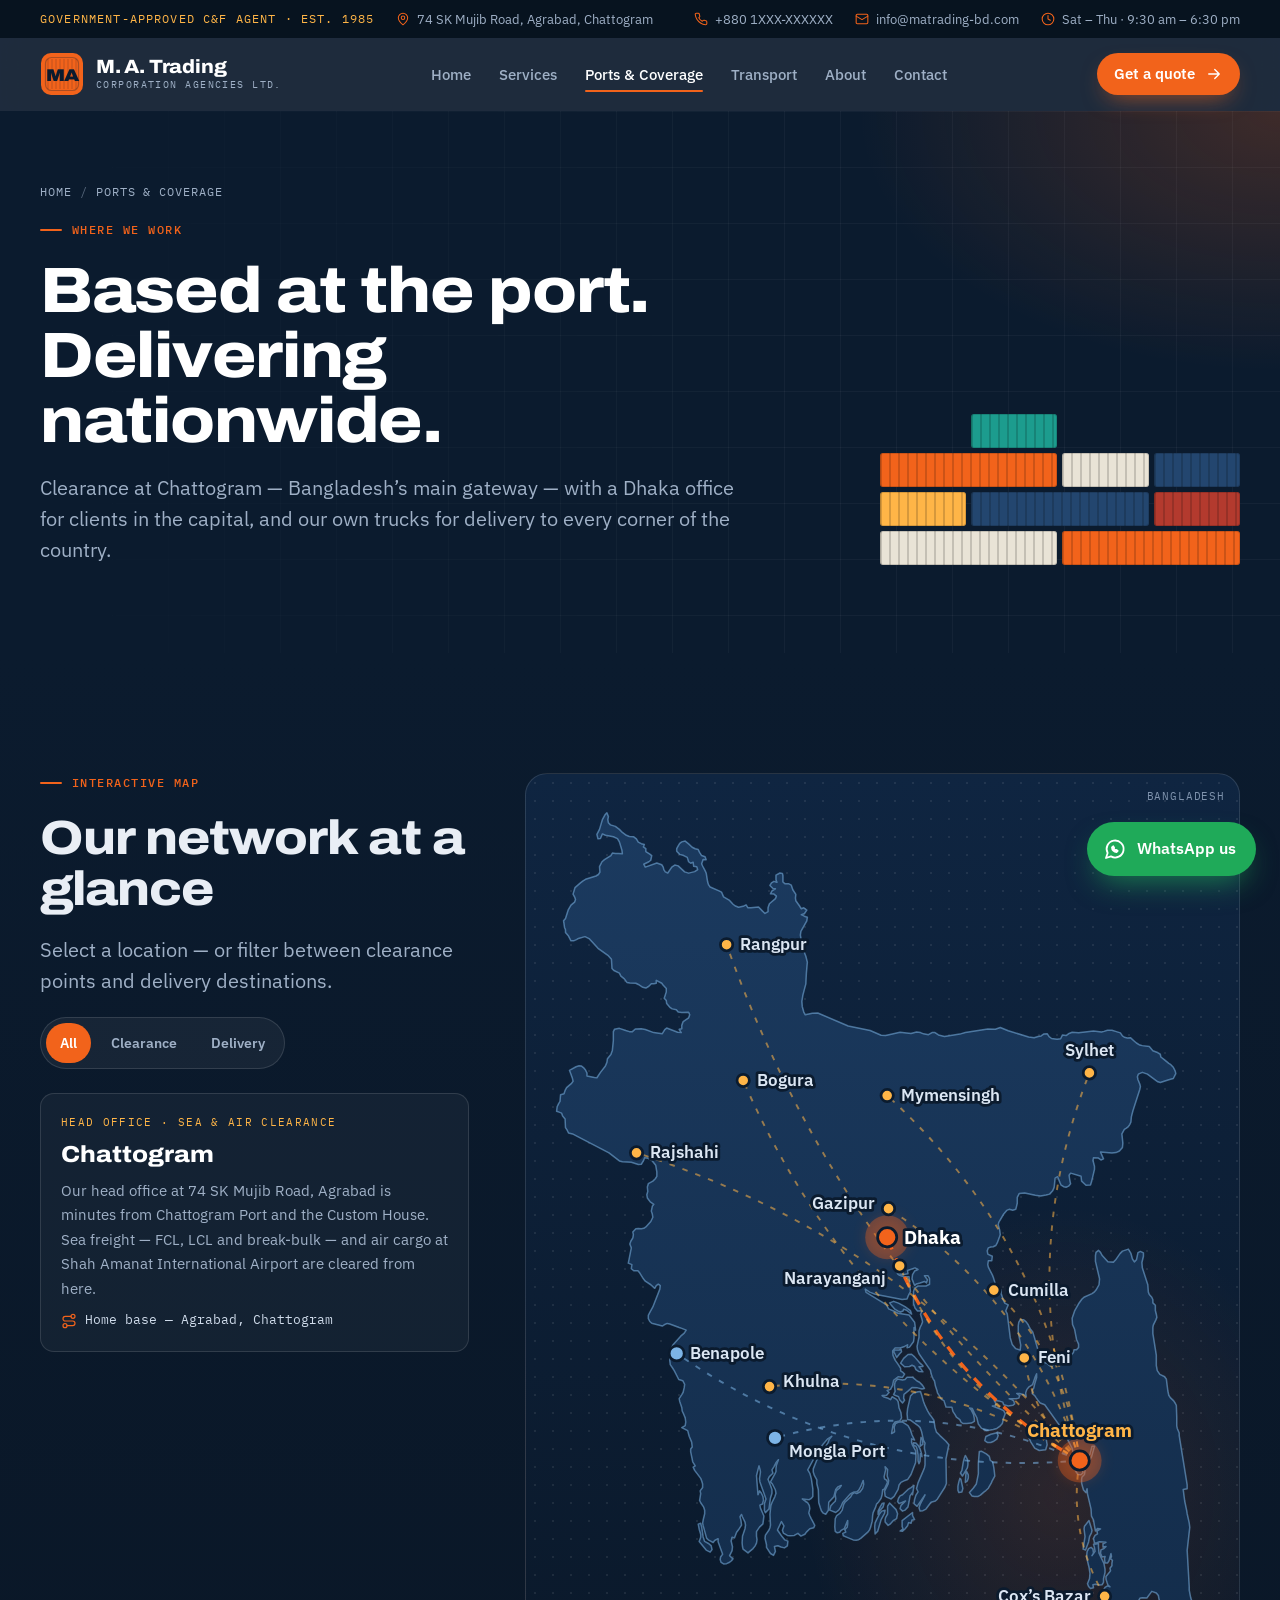
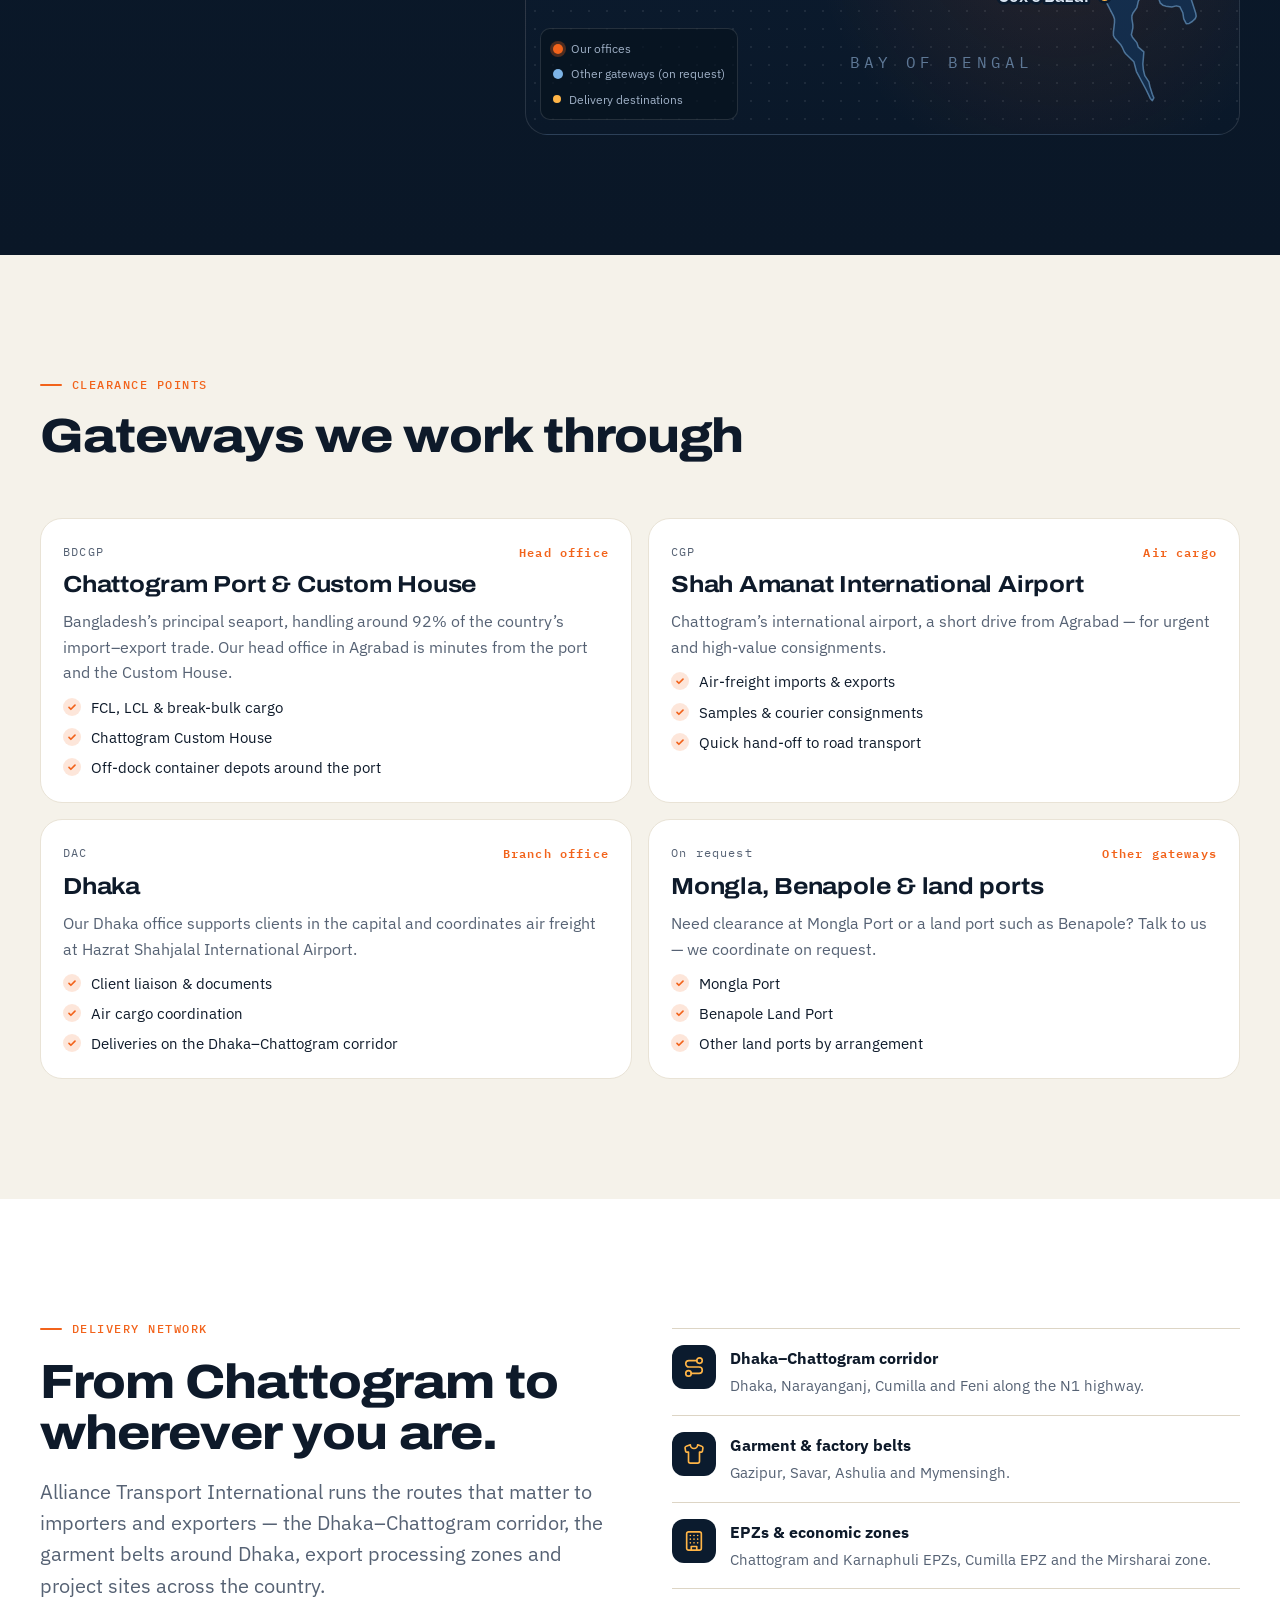
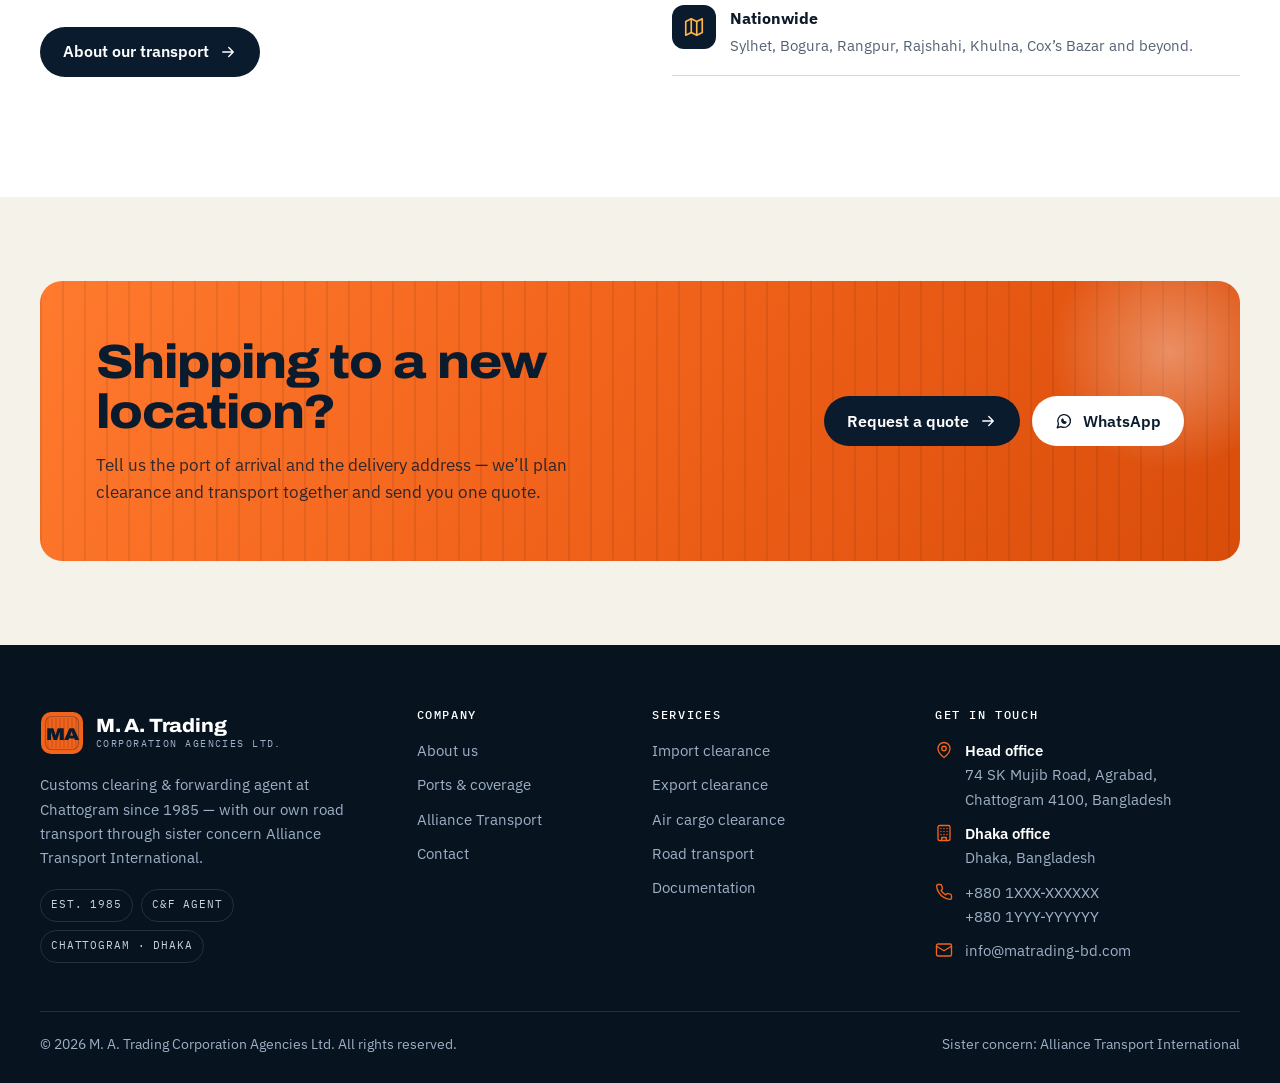
<file: coverage.html>
<!doctype html>
<html lang="en">
<head>
<meta charset="utf-8">
<meta name="viewport" content="width=device-width, initial-scale=1, viewport-fit=cover">
<title>Ports &amp; Coverage — Chattogram, Dhaka &amp; nationwide delivery | M. A. Trading</title>
<meta name="description" content="Customs clearance at Chattogram Port, Chattogram Custom House and Shah Amanat Airport, with a Dhaka office and door delivery across Bangladesh.">
<!-- DEMO BUILD: keep out of search engines until the client approves. Remove this line at launch. -->
<meta name="robots" content="noindex, nofollow">
<meta name="theme-color" content="#0b1b2e">
<meta name="format-detection" content="telephone=no">
<link rel="icon" href="assets/img/favicon.svg" type="image/svg+xml">
<link rel="apple-touch-icon" href="assets/img/apple-touch-icon.png">
<link rel="manifest" href="site.webmanifest">
<meta property="og:type" content="website">
<meta property="og:site_name" content="M. A. Trading Corporation Agencies Ltd.">
<meta property="og:title" content="Ports &amp; Coverage — Chattogram, Dhaka &amp; nationwide delivery | M. A. Trading">
<meta property="og:description" content="Customs clearance at Chattogram Port, Chattogram Custom House and Shah Amanat Airport, with a Dhaka office and door delivery across Bangladesh.">
<meta property="og:image" content="assets/img/og-image.png">
<meta name="twitter:card" content="summary_large_image">
<link rel="preconnect" href="https://fonts.googleapis.com">
<link rel="preconnect" href="https://fonts.gstatic.com" crossorigin>
<link rel="stylesheet" href="https://fonts.googleapis.com/css2?family=Archivo:wdth,wght@62..125,500..900&family=IBM+Plex+Mono:wght@400;500;600&family=IBM+Plex+Sans:wght@400;500;600;700&display=swap">
<link rel="stylesheet" href="assets/css/styles.css">
<script>document.documentElement.classList.add('js')</script>
</head><body>
<a class="skip-link" href="#main">Skip to content</a>
<div class="topbar">
  <div class="container">
    <div class="topbar__group">
      <span class="topbar__badge">Government-approved C&amp;F Agent · Est. 1985</span>
      <span class="topbar__item"><svg viewBox="0 0 24 24" fill="none" stroke="currentColor" stroke-width="1.8" stroke-linecap="round" stroke-linejoin="round" aria-hidden="true"><path d="M20 10c0 6-8 12-8 12s-8-6-8-12a8 8 0 0 1 16 0Z"/><circle cx="12" cy="10" r="3"/></svg>74 SK Mujib Road, Agrabad, Chattogram</span>
    </div>
    <div class="topbar__group">
      <a class="topbar__item" href="tel:+8801XXXXXXXXX"><svg viewBox="0 0 24 24" fill="none" stroke="currentColor" stroke-width="1.8" stroke-linecap="round" stroke-linejoin="round" aria-hidden="true"><path d="M22 16.92v3a2 2 0 0 1-2.18 2 19.79 19.79 0 0 1-8.63-3.07 19.5 19.5 0 0 1-6-6 19.79 19.79 0 0 1-3.07-8.67A2 2 0 0 1 4.11 2h3a2 2 0 0 1 2 1.72c.13.96.36 1.9.7 2.81a2 2 0 0 1-.45 2.11L8.09 9.91a16 16 0 0 0 6 6l1.27-1.27a2 2 0 0 1 2.11-.45c.91.34 1.85.57 2.81.7A2 2 0 0 1 22 16.92z"/></svg>+880 1XXX-XXXXXX</a>
      <a class="topbar__item" href="mailto:info@matrading-bd.com"><svg viewBox="0 0 24 24" fill="none" stroke="currentColor" stroke-width="1.8" stroke-linecap="round" stroke-linejoin="round" aria-hidden="true"><rect x="2" y="4" width="20" height="16" rx="2"/><path d="m22 7-10 6L2 7"/></svg>info@matrading-bd.com</a>
      <span class="topbar__item"><svg viewBox="0 0 24 24" fill="none" stroke="currentColor" stroke-width="1.8" stroke-linecap="round" stroke-linejoin="round" aria-hidden="true"><circle cx="12" cy="12" r="10"/><path d="M12 6v6l4 2"/></svg>Sat – Thu · 9:30 am – 6:30 pm</span>
    </div>
  </div>
</div>
<header class="site-header" id="top">
  <div class="container">
    <a class="brand" href="index.html" aria-label="M. A. Trading Corporation Agencies Ltd. — home">
      <svg class="brand__mark" viewBox="0 0 44 44" aria-hidden="true">
  <rect x="1" y="1" width="42" height="42" rx="10" fill="#F2631B"/>
  <g stroke="#0B1B2E" stroke-opacity=".16" stroke-width="1.3"><path d="M8 7v30"/><path d="M12 7v30"/><path d="M16 7v30"/><path d="M20 7v30"/><path d="M24 7v30"/><path d="M28 7v30"/><path d="M32 7v30"/><path d="M36 7v30"/></g>
  <rect x="5.5" y="5.5" width="33" height="33" rx="6" fill="none" stroke="#0B1B2E" stroke-opacity=".3" stroke-width="1.2"/>
  <text x="22" y="28.6" text-anchor="middle" fill="#0B1B2E" style="font-family:Archivo,'Arial Black',Arial,sans-serif;font-weight:900;font-size:17px;font-stretch:118%;letter-spacing:-.5px">MA</text>
</svg>
      <span class="brand__text">
        <span class="brand__name">M. A. Trading</span>
        <span class="brand__sub">Corporation Agencies Ltd.</span>
      </span>
    </a>
    <nav class="nav" aria-label="Main">
      <ul>
          <li><a href="index.html">Home</a></li>
          <li><a href="services.html">Services</a></li>
          <li><a href="coverage.html" aria-current="page">Ports & Coverage</a></li>
          <li><a href="transport.html">Transport</a></li>
          <li><a href="about.html">About</a></li>
          <li><a href="contact.html">Contact</a></li>
      </ul>
    </nav>
    <div class="header-actions">
      <a class="btn btn--primary btn--sm header-cta" href="contact.html#quote">Get a quote <svg class="arrow" viewBox="0 0 24 24" fill="none" stroke="currentColor" stroke-width="1.8" stroke-linecap="round" stroke-linejoin="round" aria-hidden="true"><path d="M5 12h14M13 6l6 6-6 6"/></svg></a>
      <button class="burger" type="button" aria-label="Open menu" aria-expanded="false" aria-controls="drawer"><span></span></button>
    </div>
  </div>
</header>
<div class="drawer" id="drawer" aria-label="Menu">
  <ul>
        <li><a href="index.html">Home<svg viewBox="0 0 24 24" fill="none" stroke="currentColor" stroke-width="1.8" stroke-linecap="round" stroke-linejoin="round" aria-hidden="true"><path d="m9 18 6-6-6-6"/></svg></a></li>
        <li><a href="services.html">Services<svg viewBox="0 0 24 24" fill="none" stroke="currentColor" stroke-width="1.8" stroke-linecap="round" stroke-linejoin="round" aria-hidden="true"><path d="m9 18 6-6-6-6"/></svg></a></li>
        <li><a href="coverage.html" aria-current="page">Ports & Coverage<svg viewBox="0 0 24 24" fill="none" stroke="currentColor" stroke-width="1.8" stroke-linecap="round" stroke-linejoin="round" aria-hidden="true"><path d="m9 18 6-6-6-6"/></svg></a></li>
        <li><a href="transport.html">Transport<svg viewBox="0 0 24 24" fill="none" stroke="currentColor" stroke-width="1.8" stroke-linecap="round" stroke-linejoin="round" aria-hidden="true"><path d="m9 18 6-6-6-6"/></svg></a></li>
        <li><a href="about.html">About<svg viewBox="0 0 24 24" fill="none" stroke="currentColor" stroke-width="1.8" stroke-linecap="round" stroke-linejoin="round" aria-hidden="true"><path d="m9 18 6-6-6-6"/></svg></a></li>
        <li><a href="contact.html">Contact<svg viewBox="0 0 24 24" fill="none" stroke="currentColor" stroke-width="1.8" stroke-linecap="round" stroke-linejoin="round" aria-hidden="true"><path d="m9 18 6-6-6-6"/></svg></a></li>
  </ul>
  <div class="drawer__foot">
    <div class="drawer__contact">
      <a href="tel:+8801XXXXXXXXX">+880 1XXX-XXXXXX</a>
      <a href="mailto:info@matrading-bd.com">info@matrading-bd.com</a>
      <span>74 SK Mujib Road, Agrabad, Chattogram 4100, Bangladesh</span>
    </div>
    <a class="btn btn--primary btn--block" href="contact.html#quote">Get a clearance quote <svg class="arrow" viewBox="0 0 24 24" fill="none" stroke="currentColor" stroke-width="1.8" stroke-linecap="round" stroke-linejoin="round" aria-hidden="true"><path d="M5 12h14M13 6l6 6-6 6"/></svg></a>
  </div>
</div>
<main id="main">
<section class="page-hero">
  <div class="container">
    <div class="page-hero__copy">
      <ol class="crumbs"><li><a href="index.html">Home</a></li><li aria-current="page">Ports &amp; Coverage</li></ol>
      <span class="eyebrow">Where we work</span>
      <h1 class="h1">Based at the port. Delivering nationwide.</h1>
      <p class="lede">Clearance at Chattogram — Bangladesh’s main gateway — with a Dhaka office for clients in the capital, and our own trucks for delivery to every corner of the country.</p>
    </div>
    <div class="stack" aria-hidden="true"><i class="ghost"></i><i class="" style="--c:#1c9c8e;animation-delay:0.15s"></i><i class="ghost"></i><i class="ghost"></i><i class="w2" style="--c:#f2631b;animation-delay:0.22s"></i><i class="" style="--c:#e9e3d6;animation-delay:0.29s"></i><i class="" style="--c:#23466f;animation-delay:0.36s"></i><i class="" style="--c:#ffb547;animation-delay:0.43s"></i><i class="w2" style="--c:#23466f;animation-delay:0.50s"></i><i class="" style="--c:#b33a2e;animation-delay:0.57s"></i><i class="w2" style="--c:#e9e3d6;animation-delay:0.64s"></i><i class="w2" style="--c:#f2631b;animation-delay:0.71s"></i></div>
  </div>
</section>

<section class="section section--dark" id="coverage" style="background:linear-gradient(180deg,#0b1b2e,#0a1727)">
  <div class="container">
    <div class="mapsec mapsec--wide">
      <div class="map-intro" data-reveal>
        <span class="eyebrow">Interactive map</span>
        <h2 class="h2">Our network at a glance</h2>
        <p class="lede">Select a location — or filter between clearance points and delivery destinations.</p>
        <div class="seg" role="group" aria-label="Filter map">
          <button type="button" data-map-filter="all" aria-pressed="true">All</button>
          <button type="button" data-map-filter="clear" aria-pressed="false">Clearance</button>
          <button type="button" data-map-filter="dest" aria-pressed="false">Delivery</button>
        </div>
      </div>
      <div class="map-info" data-map-info aria-live="polite">
          <span class="map-info__type" data-f="type">Head office · Sea &amp; air clearance</span>
          <h3 data-f="name">Chattogram</h3>
          <p data-f="desc">Our head office at 74 SK Mujib Road, Agrabad is minutes from Chattogram Port and the Custom House.</p>
          <span class="map-info__dist"><svg viewBox="0 0 24 24" fill="none" stroke="currentColor" stroke-width="1.8" stroke-linecap="round" stroke-linejoin="round" aria-hidden="true"><circle cx="6" cy="19" r="3"/><path d="M9 19h8.5a3.5 3.5 0 0 0 0-7h-11a3.5 3.5 0 0 1 0-7H15"/><circle cx="18" cy="5" r="3"/></svg><span data-f="dist">Home base</span></span>
      </div>
      <div class="map-card" data-reveal style="--d:.1s">
        <div data-bd-map></div>
        <noscript><p style="padding:24px;color:#9fb0c6">Interactive map: Chattogram (head office), Dhaka (branch office), and delivery across Bangladesh.</p></noscript>
        <div class="map-legend" aria-hidden="true">
          <span><i class="l-hub"></i>Our offices</span>
          <span><i class="l-gw"></i>Other gateways (on request)</span>
          <span><i class="l-dest"></i>Delivery destinations</span>
        </div>
        <span class="map-scale">Bangladesh</span>
      </div>
    </div>
  </div>
</section>

<section class="section">
  <div class="container">
    <div class="section-head" data-reveal>
      <span class="eyebrow">Clearance points</span>
      <h2 class="h2">Gateways we work through</h2>
    </div>
    <div class="gw-grid">
      <article class="gw" data-reveal style="--d:0s">
        <div class="gw__code"><span>BDCGP</span><b>Head office</b></div>
        <h3 class="h3">Chattogram Port &amp; Custom House</h3>
        <p>Bangladesh’s principal seaport, handling around 92% of the country’s import–export trade. Our head office in Agrabad is minutes from the port and the Custom House.</p>
        <ul class="ticks"><li>FCL, LCL &amp; break-bulk cargo</li><li>Chattogram Custom House</li><li>Off-dock container depots around the port</li></ul>
      </article>
      <article class="gw" data-reveal style="--d:0.08s">
        <div class="gw__code"><span>CGP</span><b>Air cargo</b></div>
        <h3 class="h3">Shah Amanat International Airport</h3>
        <p>Chattogram’s international airport, a short drive from Agrabad — for urgent and high-value consignments.</p>
        <ul class="ticks"><li>Air-freight imports &amp; exports</li><li>Samples &amp; courier consignments</li><li>Quick hand-off to road transport</li></ul>
      </article>
      <article class="gw" data-reveal style="--d:0s">
        <div class="gw__code"><span>DAC</span><b>Branch office</b></div>
        <h3 class="h3">Dhaka</h3>
        <p>Our Dhaka office supports clients in the capital and coordinates air freight at Hazrat Shahjalal International Airport.</p>
        <ul class="ticks"><li>Client liaison &amp; documents</li><li>Air cargo coordination</li><li>Deliveries on the Dhaka–Chattogram corridor</li></ul>
      </article>
      <article class="gw" data-reveal style="--d:0.08s">
        <div class="gw__code"><span>On request</span><b>Other gateways</b></div>
        <h3 class="h3">Mongla, Benapole &amp; land ports</h3>
        <p>Need clearance at Mongla Port or a land port such as Benapole? Talk to us — we coordinate on request.</p>
        <ul class="ticks"><li>Mongla Port</li><li>Benapole Land Port</li><li>Other land ports by arrangement</li></ul>
      </article>
    </div>
  </div>
</section>

<section class="section section--white">
  <div class="container split">
    <div style="display:grid;gap:18px" data-reveal>
      <span class="eyebrow">Delivery network</span>
      <h2 class="h2">From Chattogram to wherever you are.</h2>
      <p class="lede">Alliance Transport International runs the routes that matter to importers and exporters — the Dhaka–Chattogram corridor, the garment belts around Dhaka, export processing zones and project sites across the country.</p>
      <div class="flex-gap mt-8"><a class="btn btn--dark" href="transport.html">About our transport <svg class="arrow" viewBox="0 0 24 24" fill="none" stroke="currentColor" stroke-width="1.8" stroke-linecap="round" stroke-linejoin="round" aria-hidden="true"><path d="M5 12h14M13 6l6 6-6 6"/></svg></a></div>
    </div>
    <ul class="feature-list" data-reveal style="--d:.1s">
      <li><span class="fi"><svg viewBox="0 0 24 24" fill="none" stroke="currentColor" stroke-width="1.8" stroke-linecap="round" stroke-linejoin="round" aria-hidden="true"><circle cx="6" cy="19" r="3"/><path d="M9 19h8.5a3.5 3.5 0 0 0 0-7h-11a3.5 3.5 0 0 1 0-7H15"/><circle cx="18" cy="5" r="3"/></svg></span><div><strong>Dhaka–Chattogram corridor</strong><span>Dhaka, Narayanganj, Cumilla and Feni along the N1 highway.</span></div></li>
      <li><span class="fi"><svg viewBox="0 0 24 24" fill="none" stroke="currentColor" stroke-width="1.8" stroke-linecap="round" stroke-linejoin="round" aria-hidden="true"><path d="M20.38 3.46 16 2a4 4 0 0 1-8 0L3.62 3.46a2 2 0 0 0-1.34 2.23l.58 3.47a1 1 0 0 0 .99.84H6v10c0 1.1.9 2 2 2h8a2 2 0 0 0 2-2V10h2.15a1 1 0 0 0 .99-.84l.58-3.47a2 2 0 0 0-1.34-2.23z"/></svg></span><div><strong>Garment &amp; factory belts</strong><span>Gazipur, Savar, Ashulia and Mymensingh.</span></div></li>
      <li><span class="fi"><svg viewBox="0 0 24 24" fill="none" stroke="currentColor" stroke-width="1.8" stroke-linecap="round" stroke-linejoin="round" aria-hidden="true"><rect x="4" y="2" width="16" height="20" rx="2"/><path d="M9 22v-4h6v4M8 6h.01M12 6h.01M16 6h.01M8 10h.01M12 10h.01M16 10h.01M8 14h.01M12 14h.01M16 14h.01"/></svg></span><div><strong>EPZs &amp; economic zones</strong><span>Chattogram and Karnaphuli EPZs, Cumilla EPZ and the Mirsharai zone.</span></div></li>
      <li><span class="fi"><svg viewBox="0 0 24 24" fill="none" stroke="currentColor" stroke-width="1.8" stroke-linecap="round" stroke-linejoin="round" aria-hidden="true"><path d="M9 3 3 6v15l6-3 6 3 6-3V3l-6 3-6-3z"/><path d="M9 3v15M15 6v15"/></svg></span><div><strong>Nationwide</strong><span>Sylhet, Bogura, Rangpur, Rajshahi, Khulna, Cox’s Bazar and beyond.</span></div></li>
    </ul>
  </div>
</section>

<section class="section section--tight">
  <div class="container">
    <div class="cta" data-reveal>
      <div style="display:grid;gap:14px;position:relative;z-index:1">
        <h2 class="h2">Shipping to a new location?</h2>
        <p>Tell us the port of arrival and the delivery address — we’ll plan clearance and transport together and send you one quote.</p>
      </div>
      <div class="cta__actions">
        <a class="btn btn--dark" href="contact.html#quote">Request a quote <svg class="arrow" viewBox="0 0 24 24" fill="none" stroke="currentColor" stroke-width="1.8" stroke-linecap="round" stroke-linejoin="round" aria-hidden="true"><path d="M5 12h14M13 6l6 6-6 6"/></svg></a>
        <a class="btn btn--light" href="https://wa.me/8801XXXXXXXXX" target="_blank" rel="noopener"><svg viewBox="0 0 24 24" fill="none" stroke="currentColor" stroke-width="1.8" stroke-linecap="round" stroke-linejoin="round" aria-hidden="true"><path d="M3 21l1.65-4.95A8.5 8.5 0 1 1 7.95 19.4Z"/><path d="M9 10.5c0 2.5 2 4.5 4.5 4.5l1.2-1.2-1.7-1-1 .6a3 3 0 0 1-1.4-1.4l.6-1-1-1.7z"/></svg>WhatsApp</a>
      </div>
    </div>
  </div>
</section>
</main>
<footer class="site-footer">
  <div class="container">
    <div class="footer-grid">
      <div class="footer-brand">
        <a class="brand" href="index.html" aria-label="M. A. Trading Corporation Agencies Ltd. — home">
          <svg class="brand__mark" viewBox="0 0 44 44" aria-hidden="true">
  <rect x="1" y="1" width="42" height="42" rx="10" fill="#F2631B"/>
  <g stroke="#0B1B2E" stroke-opacity=".16" stroke-width="1.3"><path d="M8 7v30"/><path d="M12 7v30"/><path d="M16 7v30"/><path d="M20 7v30"/><path d="M24 7v30"/><path d="M28 7v30"/><path d="M32 7v30"/><path d="M36 7v30"/></g>
  <rect x="5.5" y="5.5" width="33" height="33" rx="6" fill="none" stroke="#0B1B2E" stroke-opacity=".3" stroke-width="1.2"/>
  <text x="22" y="28.6" text-anchor="middle" fill="#0B1B2E" style="font-family:Archivo,'Arial Black',Arial,sans-serif;font-weight:900;font-size:17px;font-stretch:118%;letter-spacing:-.5px">MA</text>
</svg>
          <span class="brand__text">
            <span class="brand__name">M. A. Trading</span>
            <span class="brand__sub">Corporation Agencies Ltd.</span>
          </span>
        </a>
        <p>Customs clearing &amp; forwarding agent at Chattogram since 1985 — with our own road transport through sister concern Alliance Transport International.</p>
        <div class="footer-badges">
          <span>Est. 1985</span><span>C&amp;F Agent</span><span>Chattogram · Dhaka</span>
        </div>
      </div>
      <div>
        <h3>Company</h3>
        <ul>
          <li><a href="about.html">About us</a></li>
          <li><a href="coverage.html">Ports &amp; coverage</a></li>
          <li><a href="transport.html">Alliance Transport</a></li>
          <li><a href="contact.html">Contact</a></li>
        </ul>
      </div>
      <div>
        <h3>Services</h3>
        <ul>
          <li><a href="services.html#import">Import clearance</a></li>
          <li><a href="services.html#export">Export clearance</a></li>
          <li><a href="services.html#air">Air cargo clearance</a></li>
          <li><a href="services.html#transport">Road transport</a></li>
          <li><a href="services.html#docs">Documentation</a></li>
        </ul>
      </div>
      <div class="footer-contact-col">
        <h3>Get in touch</h3>
        <ul class="footer-contact">
          <li><svg viewBox="0 0 24 24" fill="none" stroke="currentColor" stroke-width="1.8" stroke-linecap="round" stroke-linejoin="round" aria-hidden="true"><path d="M20 10c0 6-8 12-8 12s-8-6-8-12a8 8 0 0 1 16 0Z"/><circle cx="12" cy="10" r="3"/></svg><span><strong style="color:#fff;font-weight:600">Head office</strong><br>74 SK Mujib Road, Agrabad,<br>Chattogram 4100, Bangladesh</span></li>
          <li><svg viewBox="0 0 24 24" fill="none" stroke="currentColor" stroke-width="1.8" stroke-linecap="round" stroke-linejoin="round" aria-hidden="true"><rect x="4" y="2" width="16" height="20" rx="2"/><path d="M9 22v-4h6v4M8 6h.01M12 6h.01M16 6h.01M8 10h.01M12 10h.01M16 10h.01M8 14h.01M12 14h.01M16 14h.01"/></svg><span><strong style="color:#fff;font-weight:600">Dhaka office</strong><br>Dhaka, Bangladesh</span></li>
          <li><svg viewBox="0 0 24 24" fill="none" stroke="currentColor" stroke-width="1.8" stroke-linecap="round" stroke-linejoin="round" aria-hidden="true"><path d="M22 16.92v3a2 2 0 0 1-2.18 2 19.79 19.79 0 0 1-8.63-3.07 19.5 19.5 0 0 1-6-6 19.79 19.79 0 0 1-3.07-8.67A2 2 0 0 1 4.11 2h3a2 2 0 0 1 2 1.72c.13.96.36 1.9.7 2.81a2 2 0 0 1-.45 2.11L8.09 9.91a16 16 0 0 0 6 6l1.27-1.27a2 2 0 0 1 2.11-.45c.91.34 1.85.57 2.81.7A2 2 0 0 1 22 16.92z"/></svg><span><a href="tel:+8801XXXXXXXXX">+880 1XXX-XXXXXX</a><br><a href="tel:+8801YYYYYYYYY">+880 1YYY-YYYYYY</a></span></li>
          <li><svg viewBox="0 0 24 24" fill="none" stroke="currentColor" stroke-width="1.8" stroke-linecap="round" stroke-linejoin="round" aria-hidden="true"><rect x="2" y="4" width="20" height="16" rx="2"/><path d="m22 7-10 6L2 7"/></svg><a href="mailto:info@matrading-bd.com">info@matrading-bd.com</a></li>
        </ul>
      </div>
    </div>
    <div class="footer-bottom">
      <span>© <span data-year>2026</span> M. A. Trading Corporation Agencies Ltd. All rights reserved.</span>
      <span>Sister concern: Alliance Transport International</span>
    </div>
  </div>
</footer>
<nav class="mobile-bar" aria-label="Quick contact">
  <a href="tel:+8801XXXXXXXXX"><svg viewBox="0 0 24 24" fill="none" stroke="currentColor" stroke-width="1.8" stroke-linecap="round" stroke-linejoin="round" aria-hidden="true"><path d="M22 16.92v3a2 2 0 0 1-2.18 2 19.79 19.79 0 0 1-8.63-3.07 19.5 19.5 0 0 1-6-6 19.79 19.79 0 0 1-3.07-8.67A2 2 0 0 1 4.11 2h3a2 2 0 0 1 2 1.72c.13.96.36 1.9.7 2.81a2 2 0 0 1-.45 2.11L8.09 9.91a16 16 0 0 0 6 6l1.27-1.27a2 2 0 0 1 2.11-.45c.91.34 1.85.57 2.81.7A2 2 0 0 1 22 16.92z"/></svg>Call</a>
  <a class="is-wa" href="https://wa.me/8801XXXXXXXXX" target="_blank" rel="noopener"><svg viewBox="0 0 24 24" fill="none" stroke="currentColor" stroke-width="1.8" stroke-linecap="round" stroke-linejoin="round" aria-hidden="true"><path d="M3 21l1.65-4.95A8.5 8.5 0 1 1 7.95 19.4Z"/><path d="M9 10.5c0 2.5 2 4.5 4.5 4.5l1.2-1.2-1.7-1-1 .6a3 3 0 0 1-1.4-1.4l.6-1-1-1.7z"/></svg>WhatsApp</a>
  <a class="is-primary" href="contact.html#quote">Get a quote</a>
</nav>
<a class="fab" href="https://wa.me/8801XXXXXXXXX" target="_blank" rel="noopener" aria-label="Chat with us on WhatsApp"><svg viewBox="0 0 24 24" fill="none" stroke="currentColor" stroke-width="1.8" stroke-linecap="round" stroke-linejoin="round" aria-hidden="true"><path d="M3 21l1.65-4.95A8.5 8.5 0 1 1 7.95 19.4Z"/><path d="M9 10.5c0 2.5 2 4.5 4.5 4.5l1.2-1.2-1.7-1-1 .6a3 3 0 0 1-1.4-1.4l.6-1-1-1.7z"/></svg><span>WhatsApp us</span></a>
<script src="assets/js/main.js" defer></script>
<script src="assets/js/bd-map.js" defer></script>
</body>
</html>
</file>
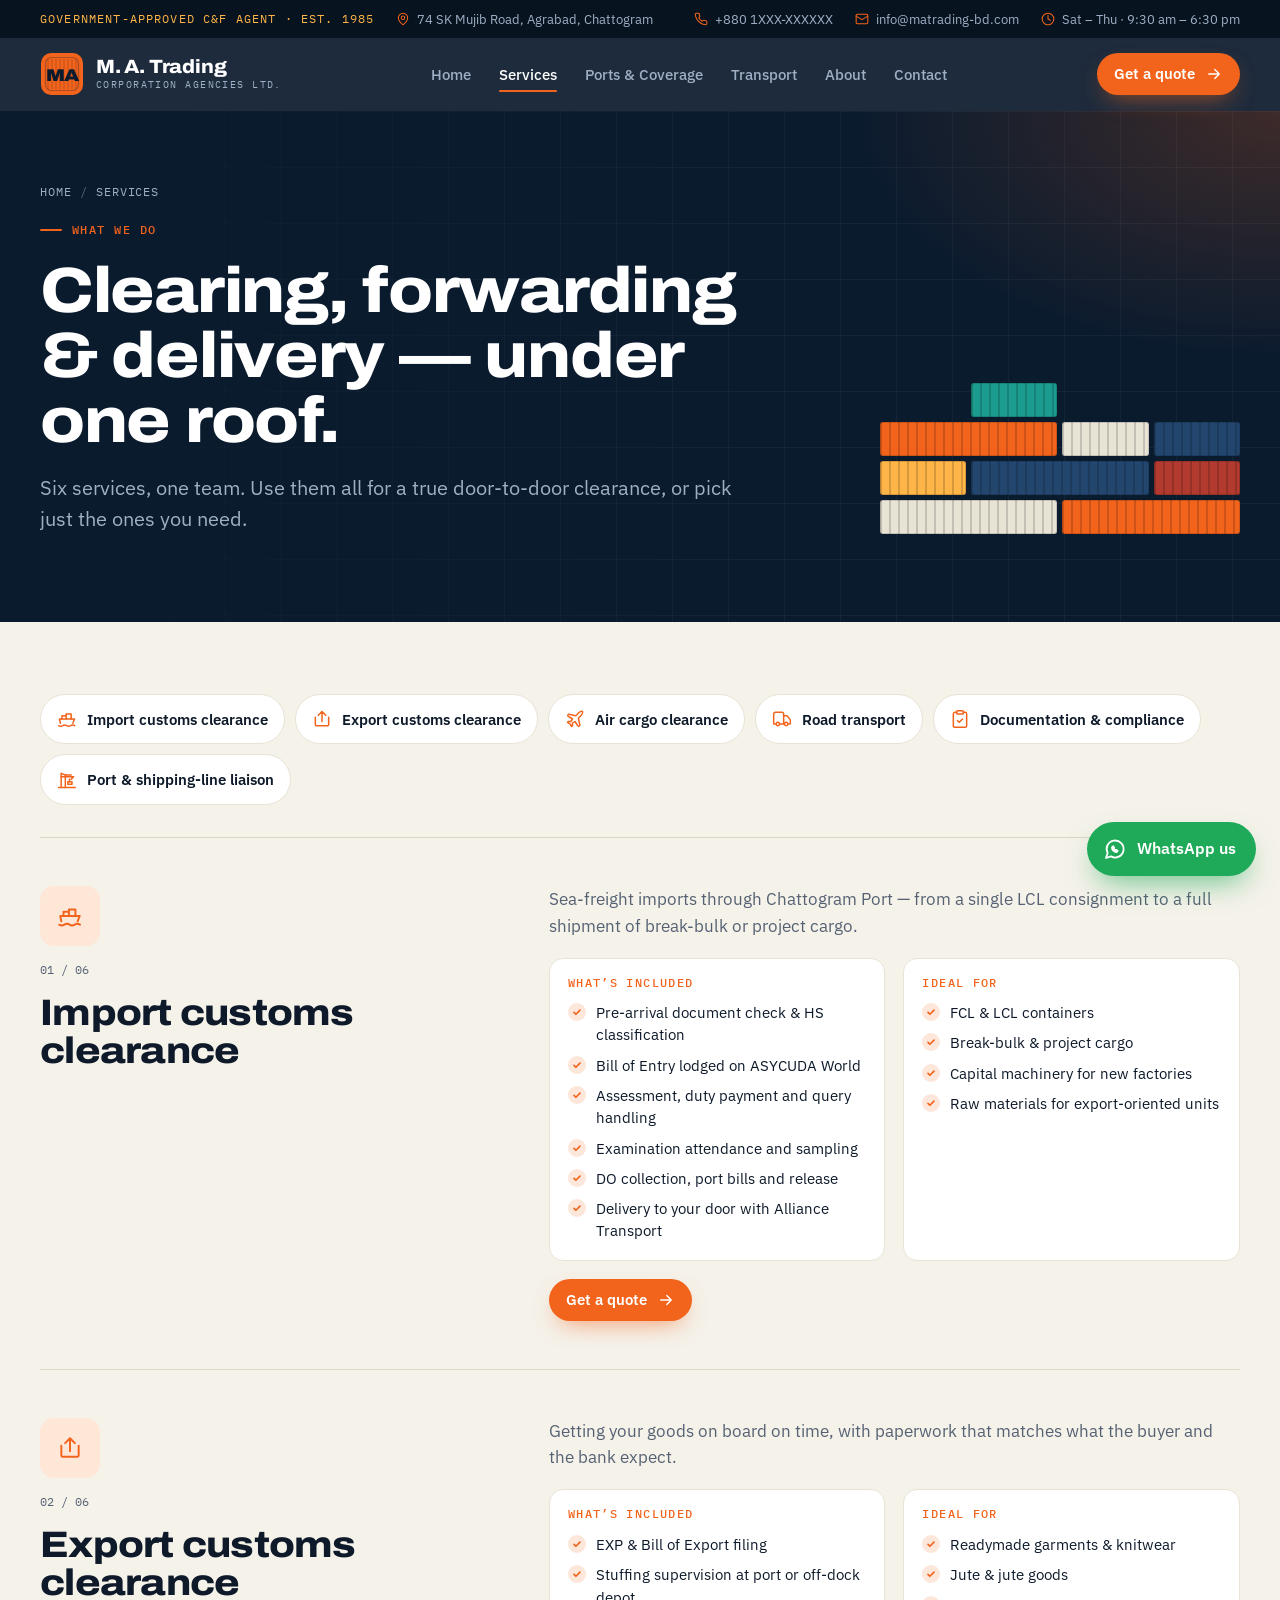
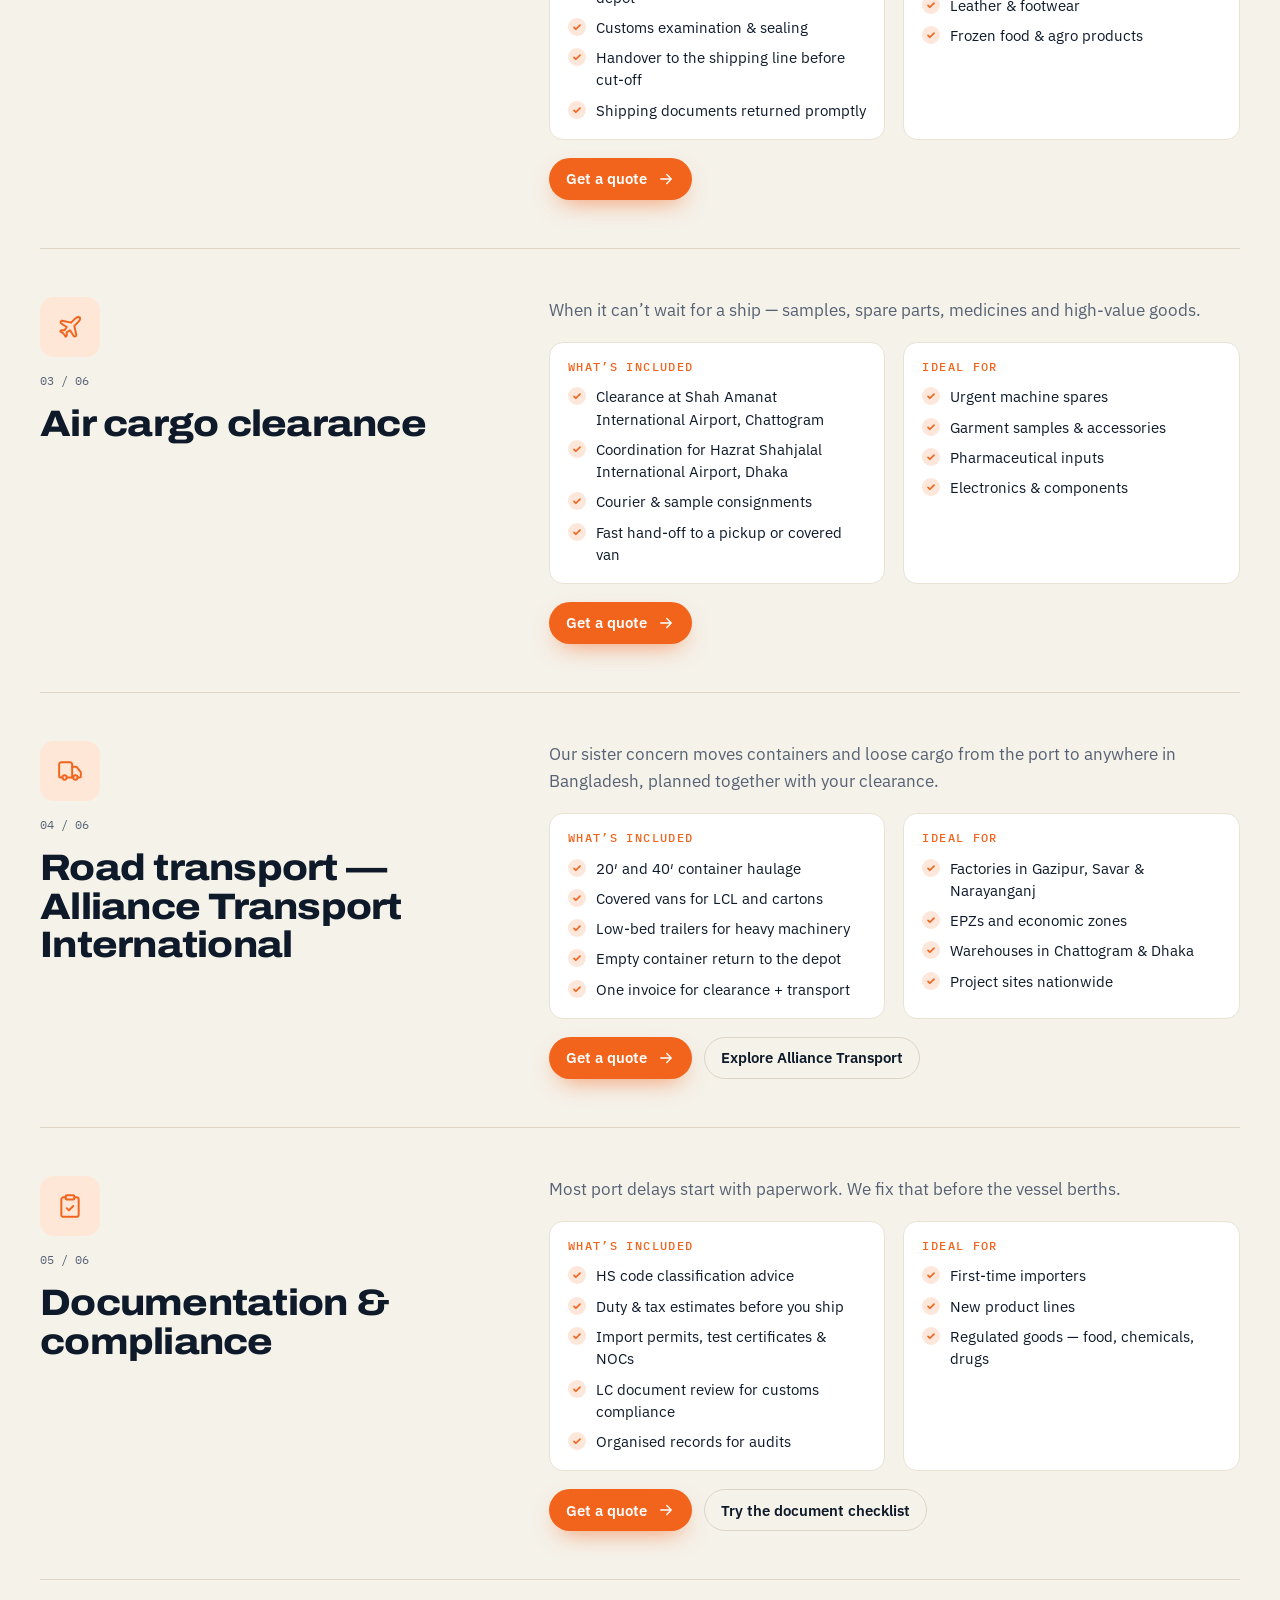
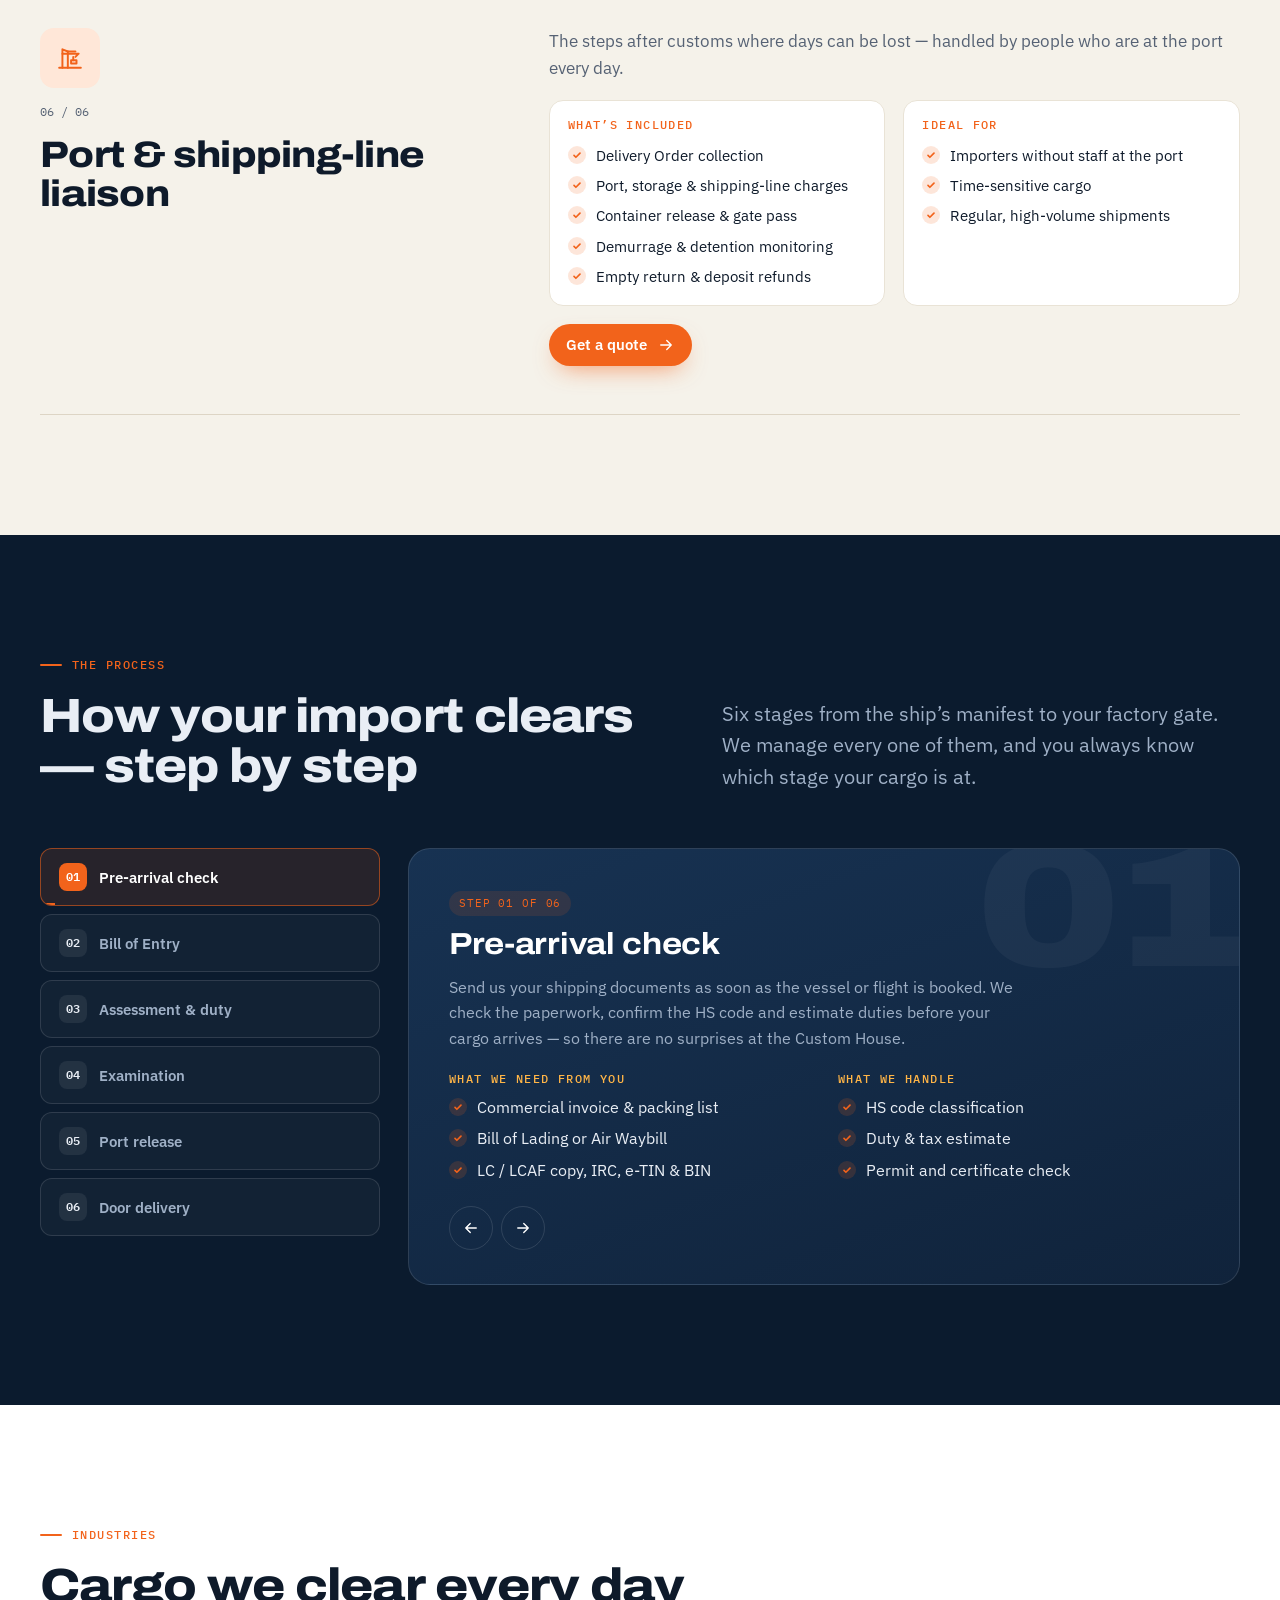
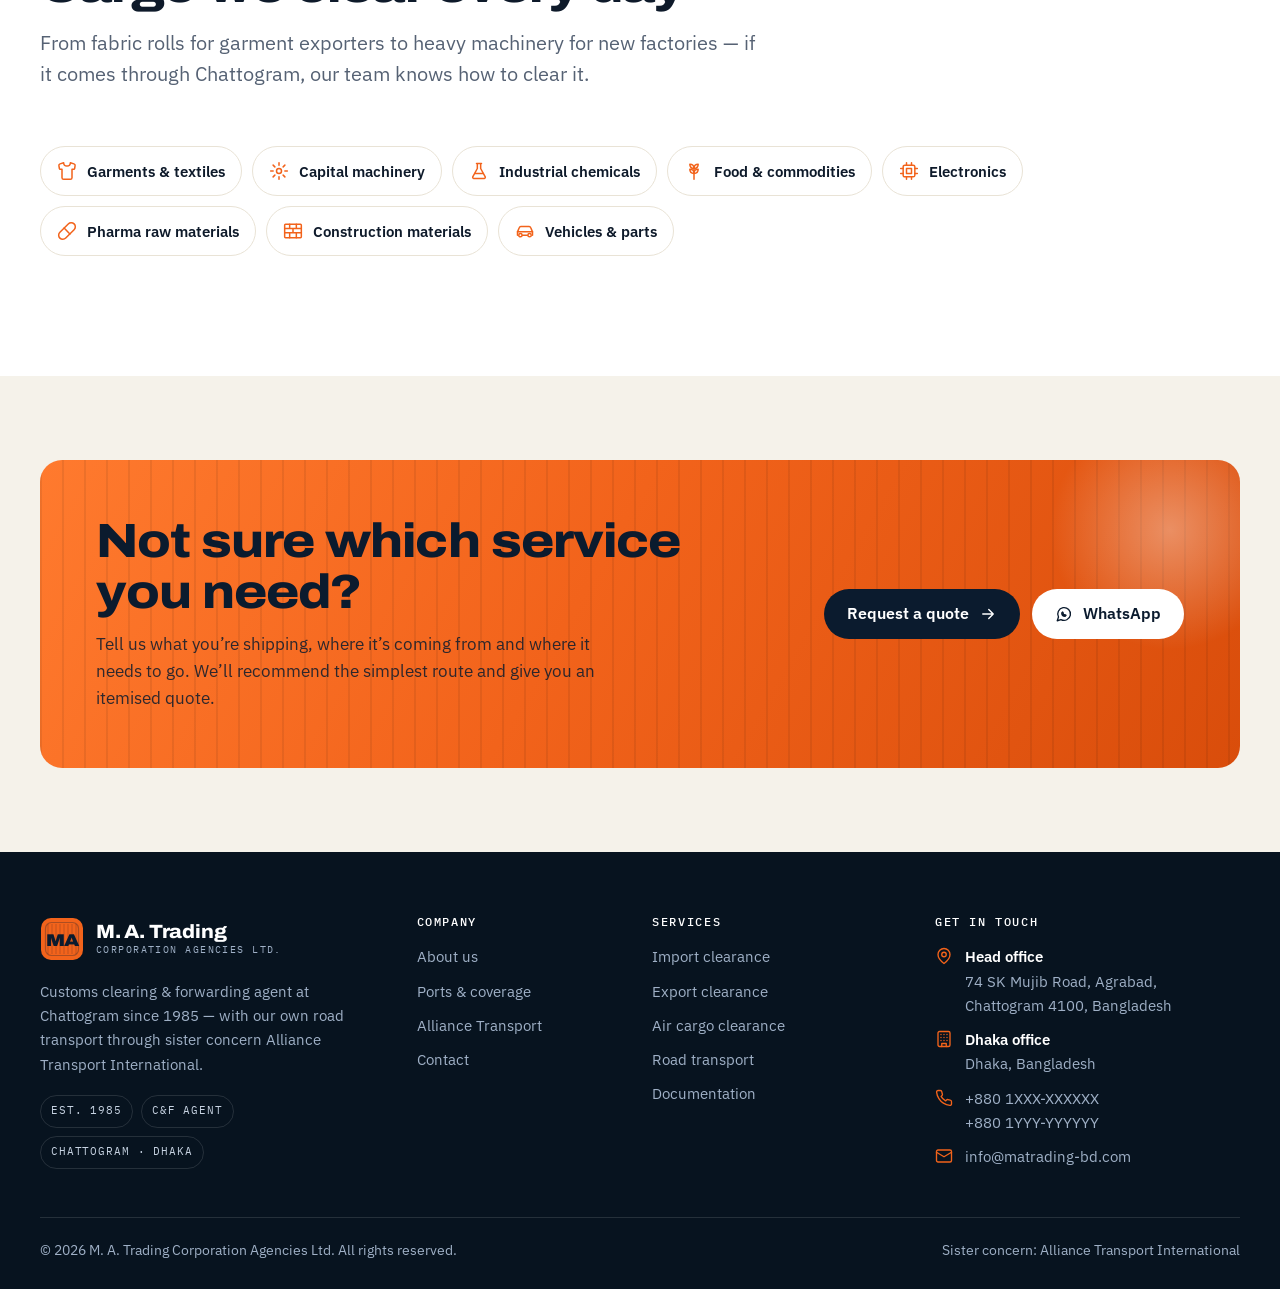
<file: services.html>
<!doctype html>
<html lang="en">
<head>
<meta charset="utf-8">
<meta name="viewport" content="width=device-width, initial-scale=1, viewport-fit=cover">
<title>Services — Import, Export &amp; Air Cargo Clearance | M. A. Trading Corporation Agencies Ltd.</title>
<meta name="description" content="Import and export customs clearance at Chattogram, air cargo clearance, documentation, port liaison and road transport by Alliance Transport International.">
<!-- DEMO BUILD: keep out of search engines until the client approves. Remove this line at launch. -->
<meta name="robots" content="noindex, nofollow">
<meta name="theme-color" content="#0b1b2e">
<meta name="format-detection" content="telephone=no">
<link rel="icon" href="assets/img/favicon.svg" type="image/svg+xml">
<link rel="apple-touch-icon" href="assets/img/apple-touch-icon.png">
<link rel="manifest" href="site.webmanifest">
<meta property="og:type" content="website">
<meta property="og:site_name" content="M. A. Trading Corporation Agencies Ltd.">
<meta property="og:title" content="Services — Import, Export &amp; Air Cargo Clearance | M. A. Trading Corporation Agencies Ltd.">
<meta property="og:description" content="Import and export customs clearance at Chattogram, air cargo clearance, documentation, port liaison and road transport by Alliance Transport International.">
<meta property="og:image" content="assets/img/og-image.png">
<meta name="twitter:card" content="summary_large_image">
<link rel="preconnect" href="https://fonts.googleapis.com">
<link rel="preconnect" href="https://fonts.gstatic.com" crossorigin>
<link rel="stylesheet" href="https://fonts.googleapis.com/css2?family=Archivo:wdth,wght@62..125,500..900&family=IBM+Plex+Mono:wght@400;500;600&family=IBM+Plex+Sans:wght@400;500;600;700&display=swap">
<link rel="stylesheet" href="assets/css/styles.css">
<script>document.documentElement.classList.add('js')</script>
</head><body>
<a class="skip-link" href="#main">Skip to content</a>
<div class="topbar">
  <div class="container">
    <div class="topbar__group">
      <span class="topbar__badge">Government-approved C&amp;F Agent · Est. 1985</span>
      <span class="topbar__item"><svg viewBox="0 0 24 24" fill="none" stroke="currentColor" stroke-width="1.8" stroke-linecap="round" stroke-linejoin="round" aria-hidden="true"><path d="M20 10c0 6-8 12-8 12s-8-6-8-12a8 8 0 0 1 16 0Z"/><circle cx="12" cy="10" r="3"/></svg>74 SK Mujib Road, Agrabad, Chattogram</span>
    </div>
    <div class="topbar__group">
      <a class="topbar__item" href="tel:+8801XXXXXXXXX"><svg viewBox="0 0 24 24" fill="none" stroke="currentColor" stroke-width="1.8" stroke-linecap="round" stroke-linejoin="round" aria-hidden="true"><path d="M22 16.92v3a2 2 0 0 1-2.18 2 19.79 19.79 0 0 1-8.63-3.07 19.5 19.5 0 0 1-6-6 19.79 19.79 0 0 1-3.07-8.67A2 2 0 0 1 4.11 2h3a2 2 0 0 1 2 1.72c.13.96.36 1.9.7 2.81a2 2 0 0 1-.45 2.11L8.09 9.91a16 16 0 0 0 6 6l1.27-1.27a2 2 0 0 1 2.11-.45c.91.34 1.85.57 2.81.7A2 2 0 0 1 22 16.92z"/></svg>+880 1XXX-XXXXXX</a>
      <a class="topbar__item" href="mailto:info@matrading-bd.com"><svg viewBox="0 0 24 24" fill="none" stroke="currentColor" stroke-width="1.8" stroke-linecap="round" stroke-linejoin="round" aria-hidden="true"><rect x="2" y="4" width="20" height="16" rx="2"/><path d="m22 7-10 6L2 7"/></svg>info@matrading-bd.com</a>
      <span class="topbar__item"><svg viewBox="0 0 24 24" fill="none" stroke="currentColor" stroke-width="1.8" stroke-linecap="round" stroke-linejoin="round" aria-hidden="true"><circle cx="12" cy="12" r="10"/><path d="M12 6v6l4 2"/></svg>Sat – Thu · 9:30 am – 6:30 pm</span>
    </div>
  </div>
</div>
<header class="site-header" id="top">
  <div class="container">
    <a class="brand" href="index.html" aria-label="M. A. Trading Corporation Agencies Ltd. — home">
      <svg class="brand__mark" viewBox="0 0 44 44" aria-hidden="true">
  <rect x="1" y="1" width="42" height="42" rx="10" fill="#F2631B"/>
  <g stroke="#0B1B2E" stroke-opacity=".16" stroke-width="1.3"><path d="M8 7v30"/><path d="M12 7v30"/><path d="M16 7v30"/><path d="M20 7v30"/><path d="M24 7v30"/><path d="M28 7v30"/><path d="M32 7v30"/><path d="M36 7v30"/></g>
  <rect x="5.5" y="5.5" width="33" height="33" rx="6" fill="none" stroke="#0B1B2E" stroke-opacity=".3" stroke-width="1.2"/>
  <text x="22" y="28.6" text-anchor="middle" fill="#0B1B2E" style="font-family:Archivo,'Arial Black',Arial,sans-serif;font-weight:900;font-size:17px;font-stretch:118%;letter-spacing:-.5px">MA</text>
</svg>
      <span class="brand__text">
        <span class="brand__name">M. A. Trading</span>
        <span class="brand__sub">Corporation Agencies Ltd.</span>
      </span>
    </a>
    <nav class="nav" aria-label="Main">
      <ul>
          <li><a href="index.html">Home</a></li>
          <li><a href="services.html" aria-current="page">Services</a></li>
          <li><a href="coverage.html">Ports & Coverage</a></li>
          <li><a href="transport.html">Transport</a></li>
          <li><a href="about.html">About</a></li>
          <li><a href="contact.html">Contact</a></li>
      </ul>
    </nav>
    <div class="header-actions">
      <a class="btn btn--primary btn--sm header-cta" href="contact.html#quote">Get a quote <svg class="arrow" viewBox="0 0 24 24" fill="none" stroke="currentColor" stroke-width="1.8" stroke-linecap="round" stroke-linejoin="round" aria-hidden="true"><path d="M5 12h14M13 6l6 6-6 6"/></svg></a>
      <button class="burger" type="button" aria-label="Open menu" aria-expanded="false" aria-controls="drawer"><span></span></button>
    </div>
  </div>
</header>
<div class="drawer" id="drawer" aria-label="Menu">
  <ul>
        <li><a href="index.html">Home<svg viewBox="0 0 24 24" fill="none" stroke="currentColor" stroke-width="1.8" stroke-linecap="round" stroke-linejoin="round" aria-hidden="true"><path d="m9 18 6-6-6-6"/></svg></a></li>
        <li><a href="services.html" aria-current="page">Services<svg viewBox="0 0 24 24" fill="none" stroke="currentColor" stroke-width="1.8" stroke-linecap="round" stroke-linejoin="round" aria-hidden="true"><path d="m9 18 6-6-6-6"/></svg></a></li>
        <li><a href="coverage.html">Ports & Coverage<svg viewBox="0 0 24 24" fill="none" stroke="currentColor" stroke-width="1.8" stroke-linecap="round" stroke-linejoin="round" aria-hidden="true"><path d="m9 18 6-6-6-6"/></svg></a></li>
        <li><a href="transport.html">Transport<svg viewBox="0 0 24 24" fill="none" stroke="currentColor" stroke-width="1.8" stroke-linecap="round" stroke-linejoin="round" aria-hidden="true"><path d="m9 18 6-6-6-6"/></svg></a></li>
        <li><a href="about.html">About<svg viewBox="0 0 24 24" fill="none" stroke="currentColor" stroke-width="1.8" stroke-linecap="round" stroke-linejoin="round" aria-hidden="true"><path d="m9 18 6-6-6-6"/></svg></a></li>
        <li><a href="contact.html">Contact<svg viewBox="0 0 24 24" fill="none" stroke="currentColor" stroke-width="1.8" stroke-linecap="round" stroke-linejoin="round" aria-hidden="true"><path d="m9 18 6-6-6-6"/></svg></a></li>
  </ul>
  <div class="drawer__foot">
    <div class="drawer__contact">
      <a href="tel:+8801XXXXXXXXX">+880 1XXX-XXXXXX</a>
      <a href="mailto:info@matrading-bd.com">info@matrading-bd.com</a>
      <span>74 SK Mujib Road, Agrabad, Chattogram 4100, Bangladesh</span>
    </div>
    <a class="btn btn--primary btn--block" href="contact.html#quote">Get a clearance quote <svg class="arrow" viewBox="0 0 24 24" fill="none" stroke="currentColor" stroke-width="1.8" stroke-linecap="round" stroke-linejoin="round" aria-hidden="true"><path d="M5 12h14M13 6l6 6-6 6"/></svg></a>
  </div>
</div>
<main id="main">
<section class="page-hero">
  <div class="container">
    <div class="page-hero__copy">
      <ol class="crumbs"><li><a href="index.html">Home</a></li><li aria-current="page">Services</li></ol>
      <span class="eyebrow">What we do</span>
      <h1 class="h1">Clearing, forwarding &amp; delivery — under one roof.</h1>
      <p class="lede">Six services, one team. Use them all for a true door-to-door clearance, or pick just the ones you need.</p>
    </div>
    <div class="stack" aria-hidden="true"><i class="ghost"></i><i class="" style="--c:#1c9c8e;animation-delay:0.15s"></i><i class="ghost"></i><i class="ghost"></i><i class="w2" style="--c:#f2631b;animation-delay:0.22s"></i><i class="" style="--c:#e9e3d6;animation-delay:0.29s"></i><i class="" style="--c:#23466f;animation-delay:0.36s"></i><i class="" style="--c:#ffb547;animation-delay:0.43s"></i><i class="w2" style="--c:#23466f;animation-delay:0.50s"></i><i class="" style="--c:#b33a2e;animation-delay:0.57s"></i><i class="w2" style="--c:#e9e3d6;animation-delay:0.64s"></i><i class="w2" style="--c:#f2631b;animation-delay:0.71s"></i></div>
  </div>
</section>

<section class="section" style="padding-top:calc(var(--section-y) * .6)">
  <div class="container">
    <nav aria-label="Services on this page" class="chips" style="margin-bottom:32px" data-reveal>
      <a class="chip" href="#import" style="text-decoration:none"><svg viewBox="0 0 24 24" fill="none" stroke="currentColor" stroke-width="1.8" stroke-linecap="round" stroke-linejoin="round" aria-hidden="true"><path d="M2 20c1.6 1 3.2 1 4.8 0s3.2-1 4.8 0 3.2 1 4.8 0 3.2-1 4.8 0"/><path d="M4 17 3 12h18l-2 5"/><path d="M6 12V8h5v4M11 12V6h6v6"/></svg>Import customs clearance</a><a class="chip" href="#export" style="text-decoration:none"><svg viewBox="0 0 24 24" fill="none" stroke="currentColor" stroke-width="1.8" stroke-linecap="round" stroke-linejoin="round" aria-hidden="true"><path d="M4 10v9a1 1 0 0 0 1 1h14a1 1 0 0 0 1-1v-9"/><path d="M12 15V3M7.5 7.5 12 3l4.5 4.5"/></svg>Export customs clearance</a><a class="chip" href="#air" style="text-decoration:none"><svg viewBox="0 0 24 24" fill="none" stroke="currentColor" stroke-width="1.8" stroke-linecap="round" stroke-linejoin="round" aria-hidden="true"><path d="M17.8 19.2 16 11l3.5-3.5C21 6 21.5 4 21 3c-1-.5-3 0-4.5 1.5L13 8 4.8 6.2c-.5-.1-.9.1-1.1.5l-.3.5c-.2.5-.1 1 .3 1.3L9 12l-2 3H4l-1 1 3 2 2 3 1-1v-3l3-2 3.5 5.3c.3.4.8.5 1.3.3l.5-.2c.4-.3.6-.7.5-1.2z"/></svg>Air cargo clearance</a><a class="chip" href="#transport" style="text-decoration:none"><svg viewBox="0 0 24 24" fill="none" stroke="currentColor" stroke-width="1.8" stroke-linecap="round" stroke-linejoin="round" aria-hidden="true"><path d="M14 18V6a2 2 0 0 0-2-2H4a2 2 0 0 0-2 2v11a1 1 0 0 0 1 1h2"/><path d="M15 18H9"/><path d="M19 18h2a1 1 0 0 0 1-1v-3.65a1 1 0 0 0-.22-.62l-3.48-4.35A1 1 0 0 0 17.52 8H14"/><circle cx="17" cy="18" r="2"/><circle cx="7" cy="18" r="2"/></svg>Road transport</a><a class="chip" href="#docs" style="text-decoration:none"><svg viewBox="0 0 24 24" fill="none" stroke="currentColor" stroke-width="1.8" stroke-linecap="round" stroke-linejoin="round" aria-hidden="true"><rect x="8" y="2" width="8" height="4" rx="1"/><path d="M16 4h2a2 2 0 0 1 2 2v14a2 2 0 0 1-2 2H6a2 2 0 0 1-2-2V6a2 2 0 0 1 2-2h2"/><path d="m9 14 2 2 4-4"/></svg>Documentation &amp; compliance</a><a class="chip" href="#port" style="text-decoration:none"><svg viewBox="0 0 24 24" fill="none" stroke="currentColor" stroke-width="1.8" stroke-linecap="round" stroke-linejoin="round" aria-hidden="true"><path d="M5 21V4l5 2v15"/><path d="M5 8h15l-3 3"/><path d="M10 6h7"/><path d="M15 11v3"/><rect x="13" y="14" width="5" height="3"/><path d="M2 21h20"/></svg>Port &amp; shipping-line liaison</a>
    </nav>
    <article class="svc" id="import">
      <div class="svc__head" data-reveal>
        <span class="card__icon"><svg viewBox="0 0 24 24" fill="none" stroke="currentColor" stroke-width="1.8" stroke-linecap="round" stroke-linejoin="round" aria-hidden="true"><path d="M2 20c1.6 1 3.2 1 4.8 0s3.2-1 4.8 0 3.2 1 4.8 0 3.2-1 4.8 0"/><path d="M4 17 3 12h18l-2 5"/><path d="M6 12V8h5v4M11 12V6h6v6"/></svg></span>
        <span class="mono" style="font-size:.78rem;color:var(--muted)">01 / 06</span>
        <h2 class="h2" style="font-size:clamp(1.6rem,1.2rem + 1.6vw,2.3rem)">Import customs clearance</h2>
      </div>
      <div class="svc__body" data-reveal style="--d:.08s">
        <p>Sea-freight imports through Chattogram Port — from a single LCL consignment to a full shipment of break-bulk or project cargo.</p>
        <div class="svc__cols">
          <div class="svc__box"><h4>What’s included</h4><ul class="ticks"><li>Pre-arrival document check &amp; HS classification</li><li>Bill of Entry lodged on ASYCUDA World</li><li>Assessment, duty payment and query handling</li><li>Examination attendance and sampling</li><li>DO collection, port bills and release</li><li>Delivery to your door with Alliance Transport</li></ul></div>
          <div class="svc__box"><h4>Ideal for</h4><ul class="ticks"><li>FCL &amp; LCL containers</li><li>Break-bulk &amp; project cargo</li><li>Capital machinery for new factories</li><li>Raw materials for export-oriented units</li></ul></div>
        </div>
        <div class="flex-gap">
          <a class="btn btn--primary btn--sm" href="contact.html?service=import#quote">Get a quote <svg class="arrow" viewBox="0 0 24 24" fill="none" stroke="currentColor" stroke-width="1.8" stroke-linecap="round" stroke-linejoin="round" aria-hidden="true"><path d="M5 12h14M13 6l6 6-6 6"/></svg></a>
          
        </div>
      </div>
    </article>
    <article class="svc" id="export">
      <div class="svc__head" data-reveal>
        <span class="card__icon"><svg viewBox="0 0 24 24" fill="none" stroke="currentColor" stroke-width="1.8" stroke-linecap="round" stroke-linejoin="round" aria-hidden="true"><path d="M4 10v9a1 1 0 0 0 1 1h14a1 1 0 0 0 1-1v-9"/><path d="M12 15V3M7.5 7.5 12 3l4.5 4.5"/></svg></span>
        <span class="mono" style="font-size:.78rem;color:var(--muted)">02 / 06</span>
        <h2 class="h2" style="font-size:clamp(1.6rem,1.2rem + 1.6vw,2.3rem)">Export customs clearance</h2>
      </div>
      <div class="svc__body" data-reveal style="--d:.08s">
        <p>Getting your goods on board on time, with paperwork that matches what the buyer and the bank expect.</p>
        <div class="svc__cols">
          <div class="svc__box"><h4>What’s included</h4><ul class="ticks"><li>EXP &amp; Bill of Export filing</li><li>Stuffing supervision at port or off-dock depot</li><li>Customs examination &amp; sealing</li><li>Handover to the shipping line before cut-off</li><li>Shipping documents returned promptly</li></ul></div>
          <div class="svc__box"><h4>Ideal for</h4><ul class="ticks"><li>Readymade garments &amp; knitwear</li><li>Jute &amp; jute goods</li><li>Leather &amp; footwear</li><li>Frozen food &amp; agro products</li></ul></div>
        </div>
        <div class="flex-gap">
          <a class="btn btn--primary btn--sm" href="contact.html?service=export#quote">Get a quote <svg class="arrow" viewBox="0 0 24 24" fill="none" stroke="currentColor" stroke-width="1.8" stroke-linecap="round" stroke-linejoin="round" aria-hidden="true"><path d="M5 12h14M13 6l6 6-6 6"/></svg></a>
          
        </div>
      </div>
    </article>
    <article class="svc" id="air">
      <div class="svc__head" data-reveal>
        <span class="card__icon"><svg viewBox="0 0 24 24" fill="none" stroke="currentColor" stroke-width="1.8" stroke-linecap="round" stroke-linejoin="round" aria-hidden="true"><path d="M17.8 19.2 16 11l3.5-3.5C21 6 21.5 4 21 3c-1-.5-3 0-4.5 1.5L13 8 4.8 6.2c-.5-.1-.9.1-1.1.5l-.3.5c-.2.5-.1 1 .3 1.3L9 12l-2 3H4l-1 1 3 2 2 3 1-1v-3l3-2 3.5 5.3c.3.4.8.5 1.3.3l.5-.2c.4-.3.6-.7.5-1.2z"/></svg></span>
        <span class="mono" style="font-size:.78rem;color:var(--muted)">03 / 06</span>
        <h2 class="h2" style="font-size:clamp(1.6rem,1.2rem + 1.6vw,2.3rem)">Air cargo clearance</h2>
      </div>
      <div class="svc__body" data-reveal style="--d:.08s">
        <p>When it can’t wait for a ship — samples, spare parts, medicines and high-value goods.</p>
        <div class="svc__cols">
          <div class="svc__box"><h4>What’s included</h4><ul class="ticks"><li>Clearance at Shah Amanat International Airport, Chattogram</li><li>Coordination for Hazrat Shahjalal International Airport, Dhaka</li><li>Courier &amp; sample consignments</li><li>Fast hand-off to a pickup or covered van</li></ul></div>
          <div class="svc__box"><h4>Ideal for</h4><ul class="ticks"><li>Urgent machine spares</li><li>Garment samples &amp; accessories</li><li>Pharmaceutical inputs</li><li>Electronics &amp; components</li></ul></div>
        </div>
        <div class="flex-gap">
          <a class="btn btn--primary btn--sm" href="contact.html?service=air#quote">Get a quote <svg class="arrow" viewBox="0 0 24 24" fill="none" stroke="currentColor" stroke-width="1.8" stroke-linecap="round" stroke-linejoin="round" aria-hidden="true"><path d="M5 12h14M13 6l6 6-6 6"/></svg></a>
          
        </div>
      </div>
    </article>
    <article class="svc" id="transport">
      <div class="svc__head" data-reveal>
        <span class="card__icon"><svg viewBox="0 0 24 24" fill="none" stroke="currentColor" stroke-width="1.8" stroke-linecap="round" stroke-linejoin="round" aria-hidden="true"><path d="M14 18V6a2 2 0 0 0-2-2H4a2 2 0 0 0-2 2v11a1 1 0 0 0 1 1h2"/><path d="M15 18H9"/><path d="M19 18h2a1 1 0 0 0 1-1v-3.65a1 1 0 0 0-.22-.62l-3.48-4.35A1 1 0 0 0 17.52 8H14"/><circle cx="17" cy="18" r="2"/><circle cx="7" cy="18" r="2"/></svg></span>
        <span class="mono" style="font-size:.78rem;color:var(--muted)">04 / 06</span>
        <h2 class="h2" style="font-size:clamp(1.6rem,1.2rem + 1.6vw,2.3rem)">Road transport — Alliance Transport International</h2>
      </div>
      <div class="svc__body" data-reveal style="--d:.08s">
        <p>Our sister concern moves containers and loose cargo from the port to anywhere in Bangladesh, planned together with your clearance.</p>
        <div class="svc__cols">
          <div class="svc__box"><h4>What’s included</h4><ul class="ticks"><li>20′ and 40′ container haulage</li><li>Covered vans for LCL and cartons</li><li>Low-bed trailers for heavy machinery</li><li>Empty container return to the depot</li><li>One invoice for clearance + transport</li></ul></div>
          <div class="svc__box"><h4>Ideal for</h4><ul class="ticks"><li>Factories in Gazipur, Savar &amp; Narayanganj</li><li>EPZs and economic zones</li><li>Warehouses in Chattogram &amp; Dhaka</li><li>Project sites nationwide</li></ul></div>
        </div>
        <div class="flex-gap">
          <a class="btn btn--primary btn--sm" href="contact.html?service=transport#quote">Get a quote <svg class="arrow" viewBox="0 0 24 24" fill="none" stroke="currentColor" stroke-width="1.8" stroke-linecap="round" stroke-linejoin="round" aria-hidden="true"><path d="M5 12h14M13 6l6 6-6 6"/></svg></a>
          <a class="btn btn--line btn--sm" href="transport.html">Explore Alliance Transport</a>
        </div>
      </div>
    </article>
    <article class="svc" id="docs">
      <div class="svc__head" data-reveal>
        <span class="card__icon"><svg viewBox="0 0 24 24" fill="none" stroke="currentColor" stroke-width="1.8" stroke-linecap="round" stroke-linejoin="round" aria-hidden="true"><rect x="8" y="2" width="8" height="4" rx="1"/><path d="M16 4h2a2 2 0 0 1 2 2v14a2 2 0 0 1-2 2H6a2 2 0 0 1-2-2V6a2 2 0 0 1 2-2h2"/><path d="m9 14 2 2 4-4"/></svg></span>
        <span class="mono" style="font-size:.78rem;color:var(--muted)">05 / 06</span>
        <h2 class="h2" style="font-size:clamp(1.6rem,1.2rem + 1.6vw,2.3rem)">Documentation &amp; compliance</h2>
      </div>
      <div class="svc__body" data-reveal style="--d:.08s">
        <p>Most port delays start with paperwork. We fix that before the vessel berths.</p>
        <div class="svc__cols">
          <div class="svc__box"><h4>What’s included</h4><ul class="ticks"><li>HS code classification advice</li><li>Duty &amp; tax estimates before you ship</li><li>Import permits, test certificates &amp; NOCs</li><li>LC document review for customs compliance</li><li>Organised records for audits</li></ul></div>
          <div class="svc__box"><h4>Ideal for</h4><ul class="ticks"><li>First-time importers</li><li>New product lines</li><li>Regulated goods — food, chemicals, drugs</li></ul></div>
        </div>
        <div class="flex-gap">
          <a class="btn btn--primary btn--sm" href="contact.html?service=docs#quote">Get a quote <svg class="arrow" viewBox="0 0 24 24" fill="none" stroke="currentColor" stroke-width="1.8" stroke-linecap="round" stroke-linejoin="round" aria-hidden="true"><path d="M5 12h14M13 6l6 6-6 6"/></svg></a>
          <a class="btn btn--line btn--sm" href="index.html#checklist">Try the document checklist</a>
        </div>
      </div>
    </article>
    <article class="svc" id="port">
      <div class="svc__head" data-reveal>
        <span class="card__icon"><svg viewBox="0 0 24 24" fill="none" stroke="currentColor" stroke-width="1.8" stroke-linecap="round" stroke-linejoin="round" aria-hidden="true"><path d="M5 21V4l5 2v15"/><path d="M5 8h15l-3 3"/><path d="M10 6h7"/><path d="M15 11v3"/><rect x="13" y="14" width="5" height="3"/><path d="M2 21h20"/></svg></span>
        <span class="mono" style="font-size:.78rem;color:var(--muted)">06 / 06</span>
        <h2 class="h2" style="font-size:clamp(1.6rem,1.2rem + 1.6vw,2.3rem)">Port &amp; shipping-line liaison</h2>
      </div>
      <div class="svc__body" data-reveal style="--d:.08s">
        <p>The steps after customs where days can be lost — handled by people who are at the port every day.</p>
        <div class="svc__cols">
          <div class="svc__box"><h4>What’s included</h4><ul class="ticks"><li>Delivery Order collection</li><li>Port, storage &amp; shipping-line charges</li><li>Container release &amp; gate pass</li><li>Demurrage &amp; detention monitoring</li><li>Empty return &amp; deposit refunds</li></ul></div>
          <div class="svc__box"><h4>Ideal for</h4><ul class="ticks"><li>Importers without staff at the port</li><li>Time-sensitive cargo</li><li>Regular, high-volume shipments</li></ul></div>
        </div>
        <div class="flex-gap">
          <a class="btn btn--primary btn--sm" href="contact.html?service=port#quote">Get a quote <svg class="arrow" viewBox="0 0 24 24" fill="none" stroke="currentColor" stroke-width="1.8" stroke-linecap="round" stroke-linejoin="round" aria-hidden="true"><path d="M5 12h14M13 6l6 6-6 6"/></svg></a>
          
        </div>
      </div>
    </article>
  </div>
</section>

<section class="section section--dark" id="process">
  <div class="container">
    <div class="section-head section-head--split" data-reveal>
      <div style="display:grid;gap:16px">
        <span class="eyebrow">The process</span>
        <h2 class="h2">How your import clears — step by step</h2>
      </div>
      <p class="lede">Six stages from the ship’s manifest to your factory gate. We manage every one of them, and you always know which stage your cargo is at.</p>
    </div>
    <div class="process" data-process data-reveal>
      <ul class="process__tabs" role="tablist" aria-label="Clearance steps">
        <li role="presentation"><button class="process__tab" role="tab" id="process-tab-0" aria-controls="process-panel-0" aria-selected="true" tabindex="0"><span class="n">01</span>Pre-arrival check<span class="prog"></span></button></li>
        <li role="presentation"><button class="process__tab" role="tab" id="process-tab-1" aria-controls="process-panel-1" aria-selected="false" tabindex="-1"><span class="n">02</span>Bill of Entry<span class="prog"></span></button></li>
        <li role="presentation"><button class="process__tab" role="tab" id="process-tab-2" aria-controls="process-panel-2" aria-selected="false" tabindex="-1"><span class="n">03</span>Assessment &amp; duty<span class="prog"></span></button></li>
        <li role="presentation"><button class="process__tab" role="tab" id="process-tab-3" aria-controls="process-panel-3" aria-selected="false" tabindex="-1"><span class="n">04</span>Examination<span class="prog"></span></button></li>
        <li role="presentation"><button class="process__tab" role="tab" id="process-tab-4" aria-controls="process-panel-4" aria-selected="false" tabindex="-1"><span class="n">05</span>Port release<span class="prog"></span></button></li>
        <li role="presentation"><button class="process__tab" role="tab" id="process-tab-5" aria-controls="process-panel-5" aria-selected="false" tabindex="-1"><span class="n">06</span>Door delivery<span class="prog"></span></button></li>
      </ul>
      <div class="process__panels">
      <div class="process__panel" role="tabpanel" id="process-panel-0" aria-labelledby="process-tab-0">
        <span class="big" aria-hidden="true">01</span>
        <span class="tag">Step 01 of 06</span>
        <h3 class="h3">Pre-arrival check</h3>
        <p>Send us your shipping documents as soon as the vessel or flight is booked. We check the paperwork, confirm the HS code and estimate duties before your cargo arrives — so there are no surprises at the Custom House.</p>
        <div class="process__meta">
          <div><h4>What we need from you</h4><ul class="ticks"><li>Commercial invoice &amp; packing list</li><li>Bill of Lading or Air Waybill</li><li>LC / LCAF copy, IRC, e-TIN &amp; BIN</li></ul></div>
          <div><h4>What we handle</h4><ul class="ticks"><li>HS code classification</li><li>Duty &amp; tax estimate</li><li>Permit and certificate check</li></ul></div>
        </div>
        <div class="process__nav">
          <button class="icon-btn" type="button" data-step-prev aria-label="Previous step"><svg viewBox="0 0 24 24" fill="none" stroke="currentColor" stroke-width="1.8" stroke-linecap="round" stroke-linejoin="round" aria-hidden="true"><path d="M19 12H5M11 6l-6 6 6 6"/></svg></button>
          <button class="icon-btn" type="button" data-step-next aria-label="Next step"><svg viewBox="0 0 24 24" fill="none" stroke="currentColor" stroke-width="1.8" stroke-linecap="round" stroke-linejoin="round" aria-hidden="true"><path d="M5 12h14M13 6l6 6-6 6"/></svg></button>
        </div>
      </div>
      <div class="process__panel" role="tabpanel" id="process-panel-1" aria-labelledby="process-tab-1" hidden>
        <span class="big" aria-hidden="true">02</span>
        <span class="tag">Step 02 of 06</span>
        <h3 class="h3">Bill of Entry</h3>
        <p>Once the vessel’s manifest (IGM) is filed, we lodge your Bill of Entry on ASYCUDA World — Bangladesh Customs’ online system — with every supporting document attached.</p>
        <div class="process__meta">
          <div><h4>What we need from you</h4><ul class="ticks"><li>Signed authorisation letter</li><li>Insurance cover note</li><li>Certificate of origin (if claiming benefits)</li></ul></div>
          <div><h4>What we handle</h4><ul class="ticks"><li>Online declaration on ASYCUDA World</li><li>Supporting documents submitted</li><li>Queries answered at the Custom House</li></ul></div>
        </div>
        <div class="process__nav">
          <button class="icon-btn" type="button" data-step-prev aria-label="Previous step"><svg viewBox="0 0 24 24" fill="none" stroke="currentColor" stroke-width="1.8" stroke-linecap="round" stroke-linejoin="round" aria-hidden="true"><path d="M19 12H5M11 6l-6 6 6 6"/></svg></button>
          <button class="icon-btn" type="button" data-step-next aria-label="Next step"><svg viewBox="0 0 24 24" fill="none" stroke="currentColor" stroke-width="1.8" stroke-linecap="round" stroke-linejoin="round" aria-hidden="true"><path d="M5 12h14M13 6l6 6-6 6"/></svg></button>
        </div>
      </div>
      <div class="process__panel" role="tabpanel" id="process-panel-2" aria-labelledby="process-tab-2" hidden>
        <span class="big" aria-hidden="true">03</span>
        <span class="tag">Step 03 of 06</span>
        <h3 class="h3">Assessment &amp; duty</h3>
        <p>Customs assesses the declaration and calculates duties and taxes. We review the assessment, settle any queries with the appraisers and arrange payment through your bank so the release isn’t held up.</p>
        <div class="process__meta">
          <div><h4>What we need from you</h4><ul class="ticks"><li>Duty funds through your bank or pay order</li></ul></div>
          <div><h4>What we handle</h4><ul class="ticks"><li>Assessment review</li><li>Query resolution with appraisers</li><li>Payment and receipts</li></ul></div>
        </div>
        <div class="process__nav">
          <button class="icon-btn" type="button" data-step-prev aria-label="Previous step"><svg viewBox="0 0 24 24" fill="none" stroke="currentColor" stroke-width="1.8" stroke-linecap="round" stroke-linejoin="round" aria-hidden="true"><path d="M19 12H5M11 6l-6 6 6 6"/></svg></button>
          <button class="icon-btn" type="button" data-step-next aria-label="Next step"><svg viewBox="0 0 24 24" fill="none" stroke="currentColor" stroke-width="1.8" stroke-linecap="round" stroke-linejoin="round" aria-hidden="true"><path d="M5 12h14M13 6l6 6-6 6"/></svg></button>
        </div>
      </div>
      <div class="process__panel" role="tabpanel" id="process-panel-3" aria-labelledby="process-tab-3" hidden>
        <span class="big" aria-hidden="true">04</span>
        <span class="tag">Step 04 of 06</span>
        <h3 class="h3">Examination</h3>
        <p>If your consignment is selected for physical inspection, our people attend the examination at the port alongside customs officers — and make sure your goods are handled with care.</p>
        <div class="process__meta">
          <div><h4>What we need from you</h4><ul class="ticks"><li>Nothing extra — our team is on site</li></ul></div>
          <div><h4>What we handle</h4><ul class="ticks"><li>Examination attendance</li><li>Sampling &amp; lab tests if required</li><li>Follow-up on the examination report</li></ul></div>
        </div>
        <div class="process__nav">
          <button class="icon-btn" type="button" data-step-prev aria-label="Previous step"><svg viewBox="0 0 24 24" fill="none" stroke="currentColor" stroke-width="1.8" stroke-linecap="round" stroke-linejoin="round" aria-hidden="true"><path d="M19 12H5M11 6l-6 6 6 6"/></svg></button>
          <button class="icon-btn" type="button" data-step-next aria-label="Next step"><svg viewBox="0 0 24 24" fill="none" stroke="currentColor" stroke-width="1.8" stroke-linecap="round" stroke-linejoin="round" aria-hidden="true"><path d="M5 12h14M13 6l6 6-6 6"/></svg></button>
        </div>
      </div>
      <div class="process__panel" role="tabpanel" id="process-panel-4" aria-labelledby="process-tab-4" hidden>
        <span class="big" aria-hidden="true">05</span>
        <span class="tag">Step 05 of 06</span>
        <h3 class="h3">Port release</h3>
        <p>We collect the shipping line’s Delivery Order, settle port and storage charges, and obtain the release order and gate pass. Every hour saved here is demurrage you don’t pay.</p>
        <div class="process__meta">
          <div><h4>What we need from you</h4><ul class="ticks"><li>Approval of port &amp; shipping-line charges</li></ul></div>
          <div><h4>What we handle</h4><ul class="ticks"><li>Delivery Order (DO) collection</li><li>Port &amp; storage bills</li><li>Gate pass and exit</li></ul></div>
        </div>
        <div class="process__nav">
          <button class="icon-btn" type="button" data-step-prev aria-label="Previous step"><svg viewBox="0 0 24 24" fill="none" stroke="currentColor" stroke-width="1.8" stroke-linecap="round" stroke-linejoin="round" aria-hidden="true"><path d="M19 12H5M11 6l-6 6 6 6"/></svg></button>
          <button class="icon-btn" type="button" data-step-next aria-label="Next step"><svg viewBox="0 0 24 24" fill="none" stroke="currentColor" stroke-width="1.8" stroke-linecap="round" stroke-linejoin="round" aria-hidden="true"><path d="M5 12h14M13 6l6 6-6 6"/></svg></button>
        </div>
      </div>
      <div class="process__panel" role="tabpanel" id="process-panel-5" aria-labelledby="process-tab-5" hidden>
        <span class="big" aria-hidden="true">06</span>
        <span class="tag">Step 06 of 06</span>
        <h3 class="h3">Door delivery</h3>
        <p>Our sister concern, Alliance Transport International, loads your cargo at the port and delivers it to your warehouse or factory — then returns the empty container to the depot.</p>
        <div class="process__meta">
          <div><h4>What we need from you</h4><ul class="ticks"><li>Delivery address &amp; unloading contact</li></ul></div>
          <div><h4>What we handle</h4><ul class="ticks"><li>Truck &amp; trailer dispatch</li><li>Delivery anywhere in Bangladesh</li><li>Empty container return</li></ul></div>
        </div>
        <div class="process__nav">
          <button class="icon-btn" type="button" data-step-prev aria-label="Previous step"><svg viewBox="0 0 24 24" fill="none" stroke="currentColor" stroke-width="1.8" stroke-linecap="round" stroke-linejoin="round" aria-hidden="true"><path d="M19 12H5M11 6l-6 6 6 6"/></svg></button>
          <button class="icon-btn" type="button" data-step-next aria-label="Next step"><svg viewBox="0 0 24 24" fill="none" stroke="currentColor" stroke-width="1.8" stroke-linecap="round" stroke-linejoin="round" aria-hidden="true"><path d="M5 12h14M13 6l6 6-6 6"/></svg></button>
        </div>
      </div>
      </div>
    </div>
  </div>
</section>

<section class="section section--white">
  <div class="container">
    <div class="section-head" data-reveal>
      <span class="eyebrow">Industries</span>
      <h2 class="h2">Cargo we clear every day</h2>
      <p class="lede">From fabric rolls for garment exporters to heavy machinery for new factories — if it comes through Chattogram, our team knows how to clear it.</p>
    </div>
    <div data-reveal><div class="chips"><span class="chip"><svg viewBox="0 0 24 24" fill="none" stroke="currentColor" stroke-width="1.8" stroke-linecap="round" stroke-linejoin="round" aria-hidden="true"><path d="M20.38 3.46 16 2a4 4 0 0 1-8 0L3.62 3.46a2 2 0 0 0-1.34 2.23l.58 3.47a1 1 0 0 0 .99.84H6v10c0 1.1.9 2 2 2h8a2 2 0 0 0 2-2V10h2.15a1 1 0 0 0 .99-.84l.58-3.47a2 2 0 0 0-1.34-2.23z"/></svg>Garments &amp; textiles</span><span class="chip"><svg viewBox="0 0 24 24" fill="none" stroke="currentColor" stroke-width="1.8" stroke-linecap="round" stroke-linejoin="round" aria-hidden="true"><circle cx="12" cy="12" r="3"/><path d="M12 2v3M12 19v3M4.93 4.93l2.12 2.12M16.95 16.95l2.12 2.12M2 12h3M19 12h3M4.93 19.07l2.12-2.12M16.95 7.05l2.12-2.12"/></svg>Capital machinery</span><span class="chip"><svg viewBox="0 0 24 24" fill="none" stroke="currentColor" stroke-width="1.8" stroke-linecap="round" stroke-linejoin="round" aria-hidden="true"><path d="M9 3h6M10 3v6L4.5 19a1.5 1.5 0 0 0 1.3 2h12.4a1.5 1.5 0 0 0 1.3-2L14 9V3"/><path d="M7 15h10"/></svg>Industrial chemicals</span><span class="chip"><svg viewBox="0 0 24 24" fill="none" stroke="currentColor" stroke-width="1.8" stroke-linecap="round" stroke-linejoin="round" aria-hidden="true"><path d="M12 22V9"/><path d="M12 9c0-3 2-5 5-5 0 3-2 5-5 5zM12 9c0-3-2-5-5-5 0 3 2 5 5 5zM12 15c0-3 2-5 5-5 0 3-2 5-5 5zM12 15c0-3-2-5-5-5 0 3 2 5 5 5z"/></svg>Food &amp; commodities</span><span class="chip"><svg viewBox="0 0 24 24" fill="none" stroke="currentColor" stroke-width="1.8" stroke-linecap="round" stroke-linejoin="round" aria-hidden="true"><rect x="5" y="5" width="14" height="14" rx="2"/><rect x="9" y="9" width="6" height="6"/><path d="M9 2v3M15 2v3M9 19v3M15 19v3M2 9h3M2 15h3M19 9h3M19 15h3"/></svg>Electronics</span><span class="chip"><svg viewBox="0 0 24 24" fill="none" stroke="currentColor" stroke-width="1.8" stroke-linecap="round" stroke-linejoin="round" aria-hidden="true"><path d="m10.5 20.5 10-10a4.95 4.95 0 1 0-7-7l-10 10a4.95 4.95 0 1 0 7 7Z"/><path d="m8.5 8.5 7 7"/></svg>Pharma raw materials</span><span class="chip"><svg viewBox="0 0 24 24" fill="none" stroke="currentColor" stroke-width="1.8" stroke-linecap="round" stroke-linejoin="round" aria-hidden="true"><rect x="2" y="4" width="20" height="16" rx="1"/><path d="M2 9h20M2 14h20M8 4v5M16 4v5M12 9v5M8 14v6M16 14v6"/></svg>Construction materials</span><span class="chip"><svg viewBox="0 0 24 24" fill="none" stroke="currentColor" stroke-width="1.8" stroke-linecap="round" stroke-linejoin="round" aria-hidden="true"><path d="M3 17v-4l2.2-5.2A2 2 0 0 1 7 6.5h10a2 2 0 0 1 1.8 1.3L21 13v4"/><path d="M3 13h18M9 17h6"/><circle cx="6.5" cy="17" r="2"/><circle cx="17.5" cy="17" r="2"/></svg>Vehicles &amp; parts</span></div></div>
  </div>
</section>

<section class="section section--tight">
  <div class="container">
    <div class="cta" data-reveal>
      <div style="display:grid;gap:14px;position:relative;z-index:1">
        <h2 class="h2">Not sure which service you need?</h2>
        <p>Tell us what you’re shipping, where it’s coming from and where it needs to go. We’ll recommend the simplest route and give you an itemised quote.</p>
      </div>
      <div class="cta__actions">
        <a class="btn btn--dark" href="contact.html#quote">Request a quote <svg class="arrow" viewBox="0 0 24 24" fill="none" stroke="currentColor" stroke-width="1.8" stroke-linecap="round" stroke-linejoin="round" aria-hidden="true"><path d="M5 12h14M13 6l6 6-6 6"/></svg></a>
        <a class="btn btn--light" href="https://wa.me/8801XXXXXXXXX" target="_blank" rel="noopener"><svg viewBox="0 0 24 24" fill="none" stroke="currentColor" stroke-width="1.8" stroke-linecap="round" stroke-linejoin="round" aria-hidden="true"><path d="M3 21l1.65-4.95A8.5 8.5 0 1 1 7.95 19.4Z"/><path d="M9 10.5c0 2.5 2 4.5 4.5 4.5l1.2-1.2-1.7-1-1 .6a3 3 0 0 1-1.4-1.4l.6-1-1-1.7z"/></svg>WhatsApp</a>
      </div>
    </div>
  </div>
</section>
</main>
<footer class="site-footer">
  <div class="container">
    <div class="footer-grid">
      <div class="footer-brand">
        <a class="brand" href="index.html" aria-label="M. A. Trading Corporation Agencies Ltd. — home">
          <svg class="brand__mark" viewBox="0 0 44 44" aria-hidden="true">
  <rect x="1" y="1" width="42" height="42" rx="10" fill="#F2631B"/>
  <g stroke="#0B1B2E" stroke-opacity=".16" stroke-width="1.3"><path d="M8 7v30"/><path d="M12 7v30"/><path d="M16 7v30"/><path d="M20 7v30"/><path d="M24 7v30"/><path d="M28 7v30"/><path d="M32 7v30"/><path d="M36 7v30"/></g>
  <rect x="5.5" y="5.5" width="33" height="33" rx="6" fill="none" stroke="#0B1B2E" stroke-opacity=".3" stroke-width="1.2"/>
  <text x="22" y="28.6" text-anchor="middle" fill="#0B1B2E" style="font-family:Archivo,'Arial Black',Arial,sans-serif;font-weight:900;font-size:17px;font-stretch:118%;letter-spacing:-.5px">MA</text>
</svg>
          <span class="brand__text">
            <span class="brand__name">M. A. Trading</span>
            <span class="brand__sub">Corporation Agencies Ltd.</span>
          </span>
        </a>
        <p>Customs clearing &amp; forwarding agent at Chattogram since 1985 — with our own road transport through sister concern Alliance Transport International.</p>
        <div class="footer-badges">
          <span>Est. 1985</span><span>C&amp;F Agent</span><span>Chattogram · Dhaka</span>
        </div>
      </div>
      <div>
        <h3>Company</h3>
        <ul>
          <li><a href="about.html">About us</a></li>
          <li><a href="coverage.html">Ports &amp; coverage</a></li>
          <li><a href="transport.html">Alliance Transport</a></li>
          <li><a href="contact.html">Contact</a></li>
        </ul>
      </div>
      <div>
        <h3>Services</h3>
        <ul>
          <li><a href="services.html#import">Import clearance</a></li>
          <li><a href="services.html#export">Export clearance</a></li>
          <li><a href="services.html#air">Air cargo clearance</a></li>
          <li><a href="services.html#transport">Road transport</a></li>
          <li><a href="services.html#docs">Documentation</a></li>
        </ul>
      </div>
      <div class="footer-contact-col">
        <h3>Get in touch</h3>
        <ul class="footer-contact">
          <li><svg viewBox="0 0 24 24" fill="none" stroke="currentColor" stroke-width="1.8" stroke-linecap="round" stroke-linejoin="round" aria-hidden="true"><path d="M20 10c0 6-8 12-8 12s-8-6-8-12a8 8 0 0 1 16 0Z"/><circle cx="12" cy="10" r="3"/></svg><span><strong style="color:#fff;font-weight:600">Head office</strong><br>74 SK Mujib Road, Agrabad,<br>Chattogram 4100, Bangladesh</span></li>
          <li><svg viewBox="0 0 24 24" fill="none" stroke="currentColor" stroke-width="1.8" stroke-linecap="round" stroke-linejoin="round" aria-hidden="true"><rect x="4" y="2" width="16" height="20" rx="2"/><path d="M9 22v-4h6v4M8 6h.01M12 6h.01M16 6h.01M8 10h.01M12 10h.01M16 10h.01M8 14h.01M12 14h.01M16 14h.01"/></svg><span><strong style="color:#fff;font-weight:600">Dhaka office</strong><br>Dhaka, Bangladesh</span></li>
          <li><svg viewBox="0 0 24 24" fill="none" stroke="currentColor" stroke-width="1.8" stroke-linecap="round" stroke-linejoin="round" aria-hidden="true"><path d="M22 16.92v3a2 2 0 0 1-2.18 2 19.79 19.79 0 0 1-8.63-3.07 19.5 19.5 0 0 1-6-6 19.79 19.79 0 0 1-3.07-8.67A2 2 0 0 1 4.11 2h3a2 2 0 0 1 2 1.72c.13.96.36 1.9.7 2.81a2 2 0 0 1-.45 2.11L8.09 9.91a16 16 0 0 0 6 6l1.27-1.27a2 2 0 0 1 2.11-.45c.91.34 1.85.57 2.81.7A2 2 0 0 1 22 16.92z"/></svg><span><a href="tel:+8801XXXXXXXXX">+880 1XXX-XXXXXX</a><br><a href="tel:+8801YYYYYYYYY">+880 1YYY-YYYYYY</a></span></li>
          <li><svg viewBox="0 0 24 24" fill="none" stroke="currentColor" stroke-width="1.8" stroke-linecap="round" stroke-linejoin="round" aria-hidden="true"><rect x="2" y="4" width="20" height="16" rx="2"/><path d="m22 7-10 6L2 7"/></svg><a href="mailto:info@matrading-bd.com">info@matrading-bd.com</a></li>
        </ul>
      </div>
    </div>
    <div class="footer-bottom">
      <span>© <span data-year>2026</span> M. A. Trading Corporation Agencies Ltd. All rights reserved.</span>
      <span>Sister concern: Alliance Transport International</span>
    </div>
  </div>
</footer>
<nav class="mobile-bar" aria-label="Quick contact">
  <a href="tel:+8801XXXXXXXXX"><svg viewBox="0 0 24 24" fill="none" stroke="currentColor" stroke-width="1.8" stroke-linecap="round" stroke-linejoin="round" aria-hidden="true"><path d="M22 16.92v3a2 2 0 0 1-2.18 2 19.79 19.79 0 0 1-8.63-3.07 19.5 19.5 0 0 1-6-6 19.79 19.79 0 0 1-3.07-8.67A2 2 0 0 1 4.11 2h3a2 2 0 0 1 2 1.72c.13.96.36 1.9.7 2.81a2 2 0 0 1-.45 2.11L8.09 9.91a16 16 0 0 0 6 6l1.27-1.27a2 2 0 0 1 2.11-.45c.91.34 1.85.57 2.81.7A2 2 0 0 1 22 16.92z"/></svg>Call</a>
  <a class="is-wa" href="https://wa.me/8801XXXXXXXXX" target="_blank" rel="noopener"><svg viewBox="0 0 24 24" fill="none" stroke="currentColor" stroke-width="1.8" stroke-linecap="round" stroke-linejoin="round" aria-hidden="true"><path d="M3 21l1.65-4.95A8.5 8.5 0 1 1 7.95 19.4Z"/><path d="M9 10.5c0 2.5 2 4.5 4.5 4.5l1.2-1.2-1.7-1-1 .6a3 3 0 0 1-1.4-1.4l.6-1-1-1.7z"/></svg>WhatsApp</a>
  <a class="is-primary" href="contact.html#quote">Get a quote</a>
</nav>
<a class="fab" href="https://wa.me/8801XXXXXXXXX" target="_blank" rel="noopener" aria-label="Chat with us on WhatsApp"><svg viewBox="0 0 24 24" fill="none" stroke="currentColor" stroke-width="1.8" stroke-linecap="round" stroke-linejoin="round" aria-hidden="true"><path d="M3 21l1.65-4.95A8.5 8.5 0 1 1 7.95 19.4Z"/><path d="M9 10.5c0 2.5 2 4.5 4.5 4.5l1.2-1.2-1.7-1-1 .6a3 3 0 0 1-1.4-1.4l.6-1-1-1.7z"/></svg><span>WhatsApp us</span></a>
<script src="assets/js/main.js" defer></script>

</body>
</html>
</file>
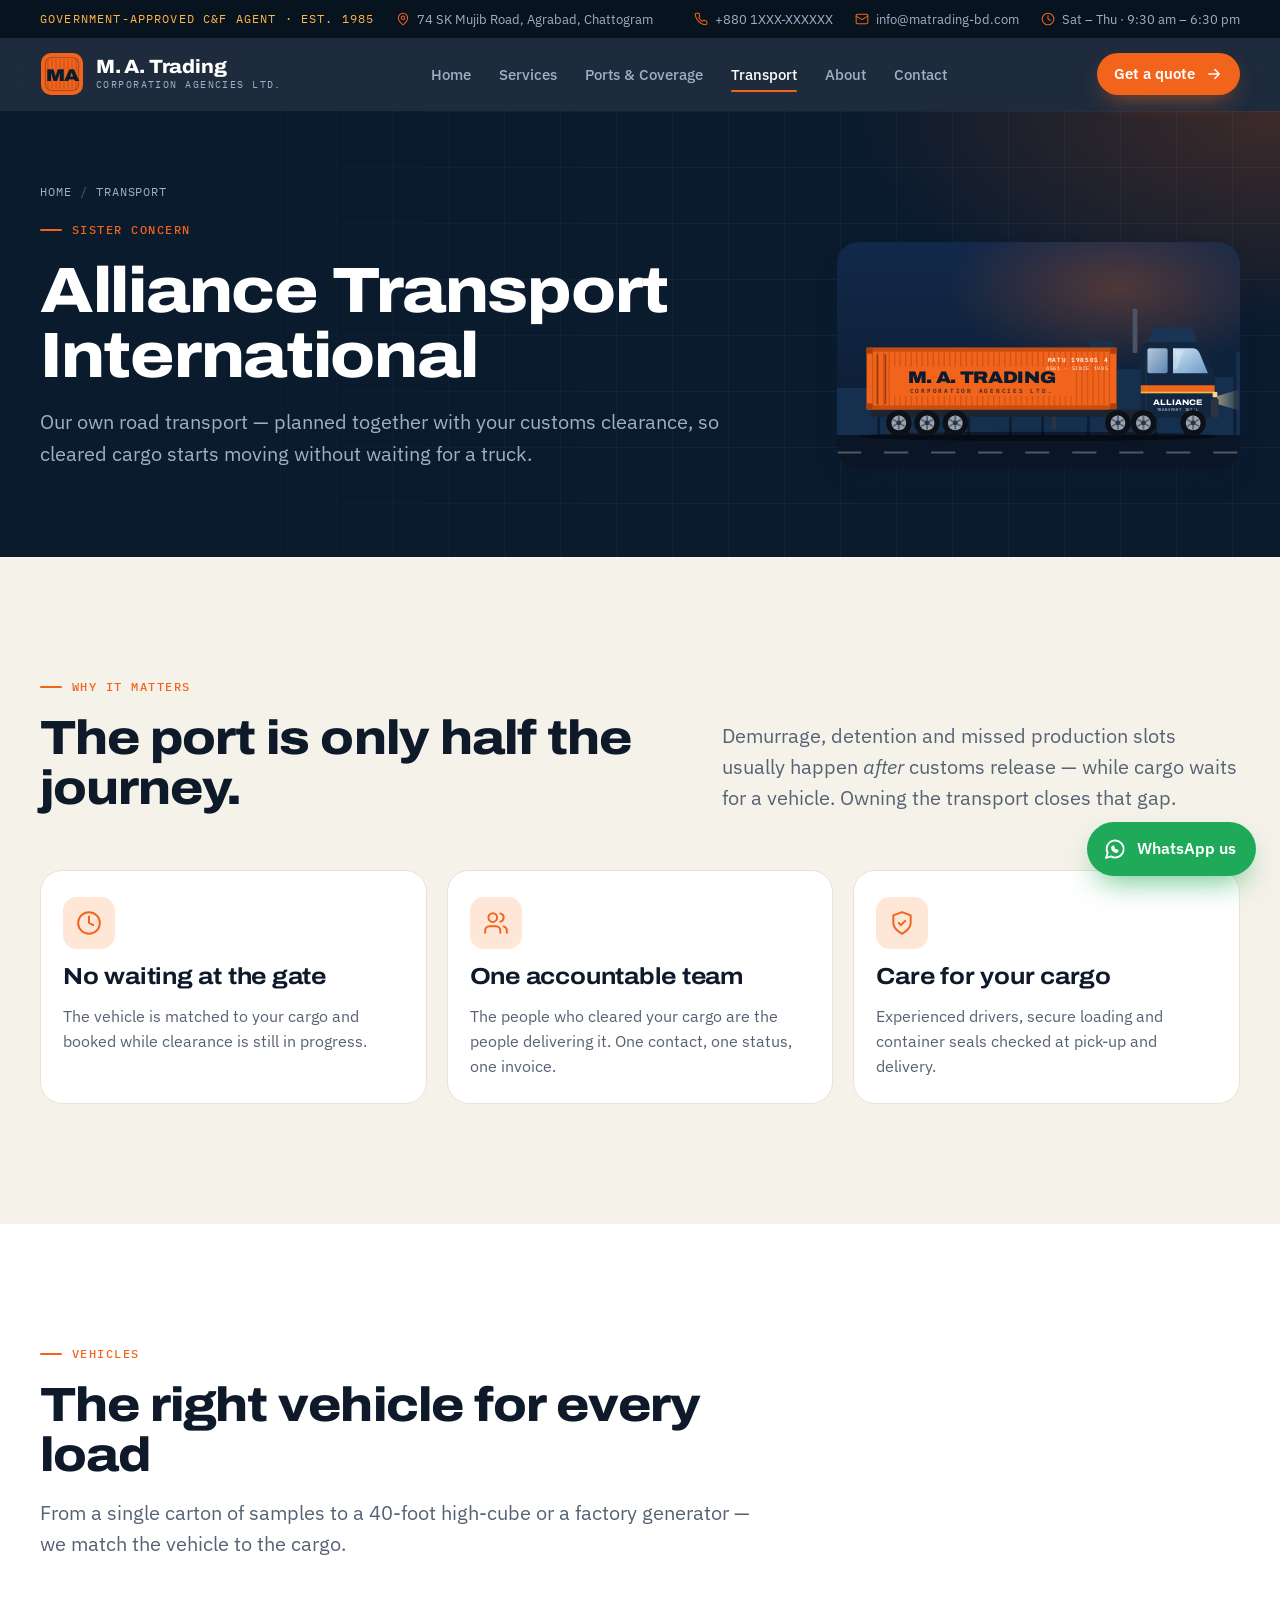
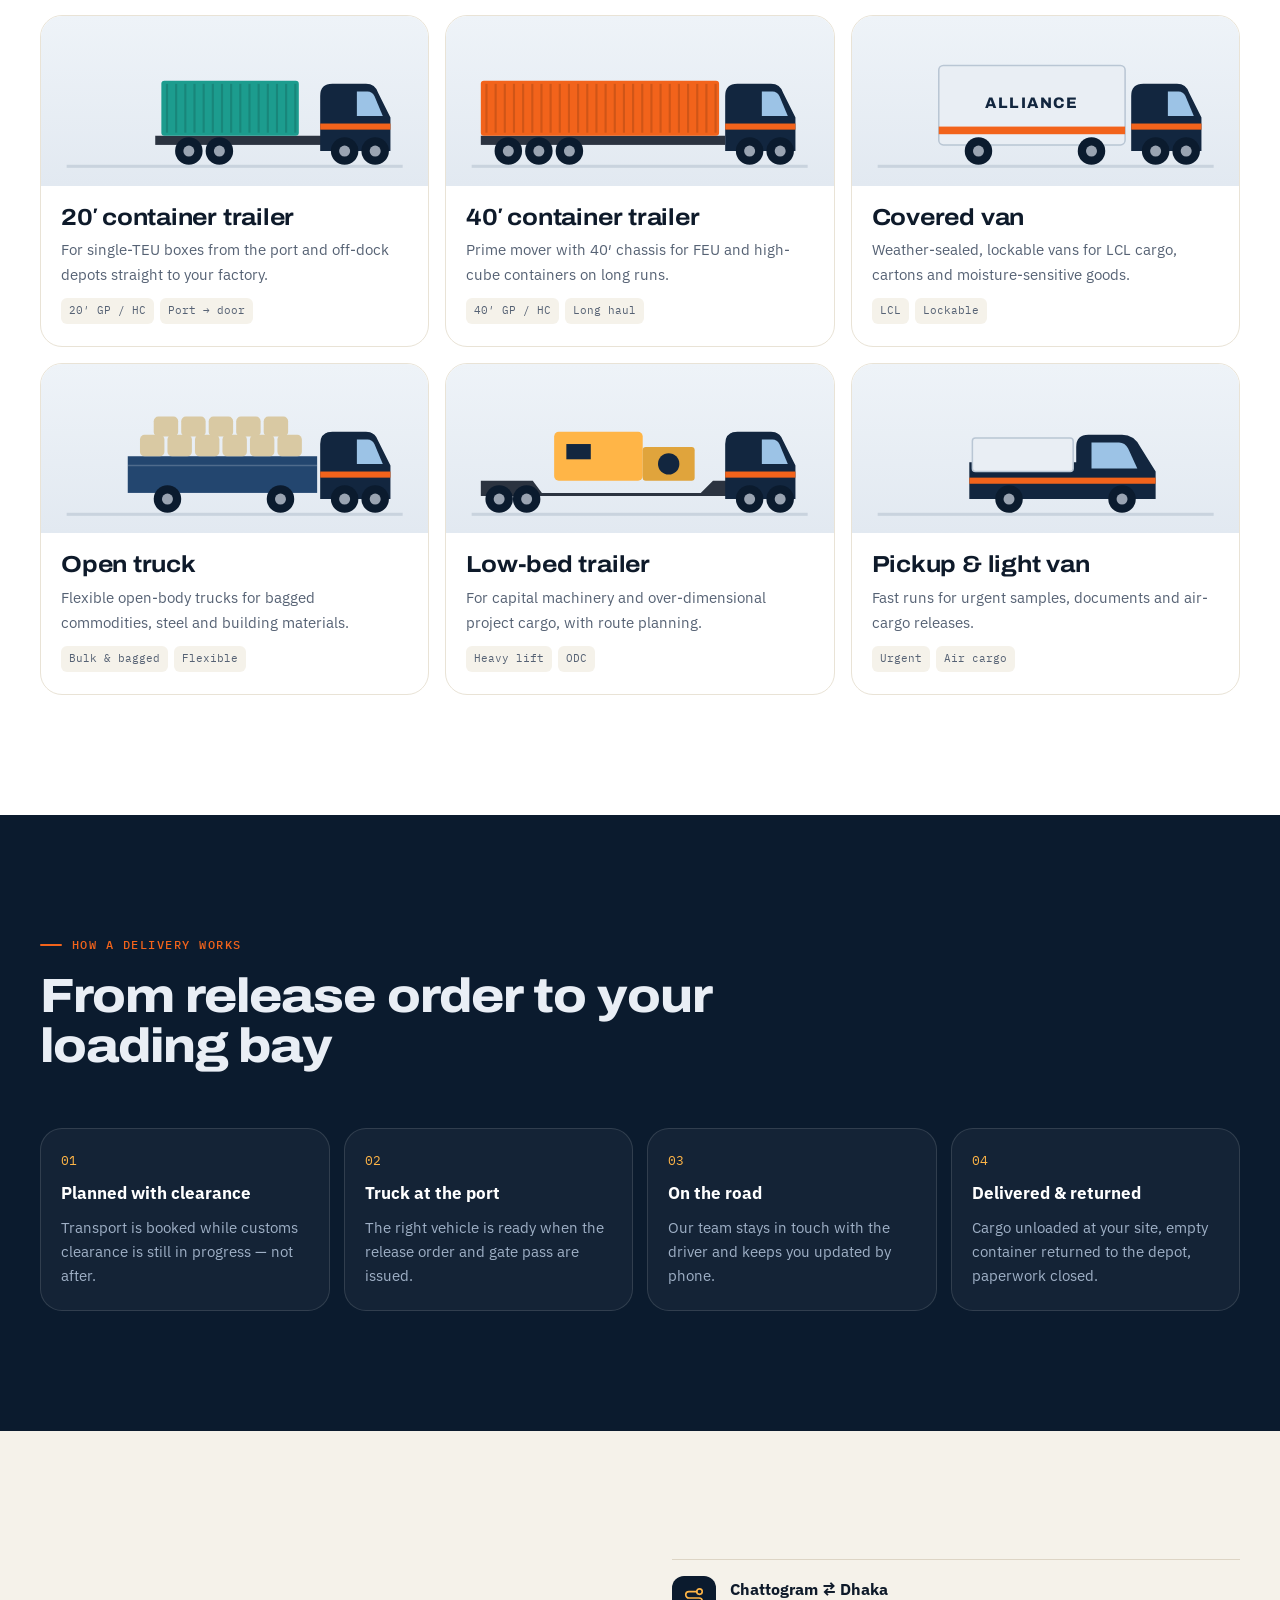
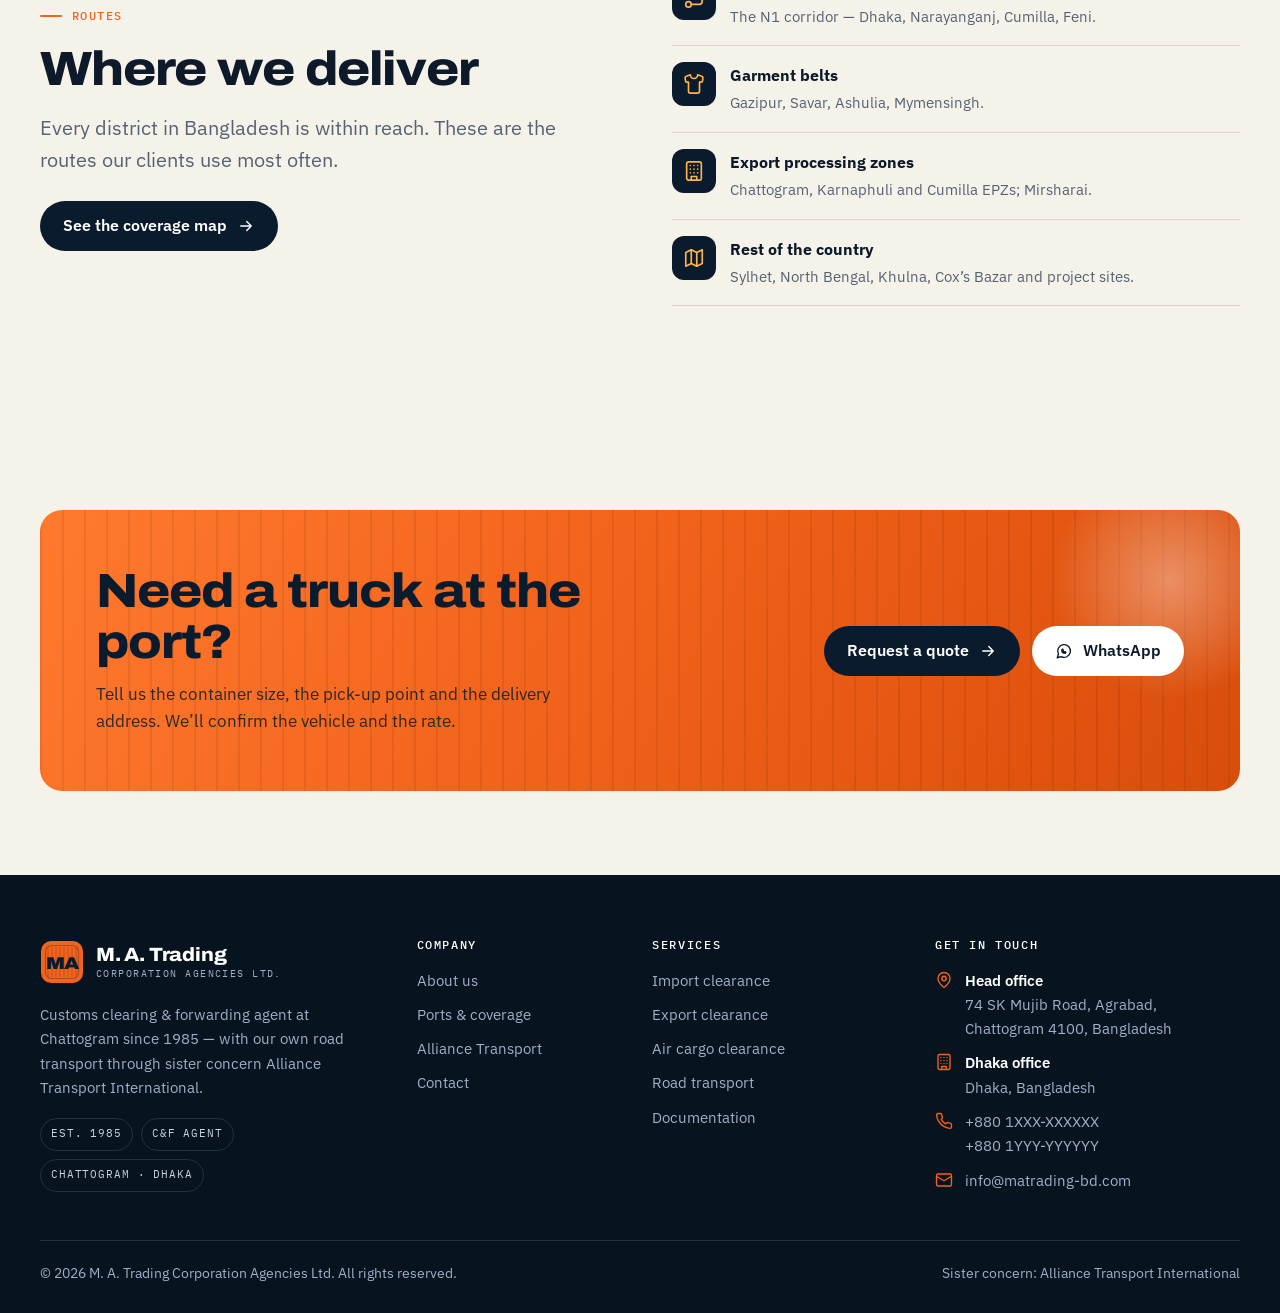
<file: transport.html>
<!doctype html>
<html lang="en">
<head>
<meta charset="utf-8">
<meta name="viewport" content="width=device-width, initial-scale=1, viewport-fit=cover">
<title>Alliance Transport International — Container &amp; cargo transport | M. A. Trading</title>
<meta name="description" content="Our sister concern Alliance Transport International delivers containers and cargo from Chattogram Port to factories and warehouses across Bangladesh.">
<!-- DEMO BUILD: keep out of search engines until the client approves. Remove this line at launch. -->
<meta name="robots" content="noindex, nofollow">
<meta name="theme-color" content="#0b1b2e">
<meta name="format-detection" content="telephone=no">
<link rel="icon" href="assets/img/favicon.svg" type="image/svg+xml">
<link rel="apple-touch-icon" href="assets/img/apple-touch-icon.png">
<link rel="manifest" href="site.webmanifest">
<meta property="og:type" content="website">
<meta property="og:site_name" content="M. A. Trading Corporation Agencies Ltd.">
<meta property="og:title" content="Alliance Transport International — Container &amp; cargo transport | M. A. Trading">
<meta property="og:description" content="Our sister concern Alliance Transport International delivers containers and cargo from Chattogram Port to factories and warehouses across Bangladesh.">
<meta property="og:image" content="assets/img/og-image.png">
<meta name="twitter:card" content="summary_large_image">
<link rel="preconnect" href="https://fonts.googleapis.com">
<link rel="preconnect" href="https://fonts.gstatic.com" crossorigin>
<link rel="stylesheet" href="https://fonts.googleapis.com/css2?family=Archivo:wdth,wght@62..125,500..900&family=IBM+Plex+Mono:wght@400;500;600&family=IBM+Plex+Sans:wght@400;500;600;700&display=swap">
<link rel="stylesheet" href="assets/css/styles.css">
<script>document.documentElement.classList.add('js')</script>
</head><body>
<a class="skip-link" href="#main">Skip to content</a>
<div class="topbar">
  <div class="container">
    <div class="topbar__group">
      <span class="topbar__badge">Government-approved C&amp;F Agent · Est. 1985</span>
      <span class="topbar__item"><svg viewBox="0 0 24 24" fill="none" stroke="currentColor" stroke-width="1.8" stroke-linecap="round" stroke-linejoin="round" aria-hidden="true"><path d="M20 10c0 6-8 12-8 12s-8-6-8-12a8 8 0 0 1 16 0Z"/><circle cx="12" cy="10" r="3"/></svg>74 SK Mujib Road, Agrabad, Chattogram</span>
    </div>
    <div class="topbar__group">
      <a class="topbar__item" href="tel:+8801XXXXXXXXX"><svg viewBox="0 0 24 24" fill="none" stroke="currentColor" stroke-width="1.8" stroke-linecap="round" stroke-linejoin="round" aria-hidden="true"><path d="M22 16.92v3a2 2 0 0 1-2.18 2 19.79 19.79 0 0 1-8.63-3.07 19.5 19.5 0 0 1-6-6 19.79 19.79 0 0 1-3.07-8.67A2 2 0 0 1 4.11 2h3a2 2 0 0 1 2 1.72c.13.96.36 1.9.7 2.81a2 2 0 0 1-.45 2.11L8.09 9.91a16 16 0 0 0 6 6l1.27-1.27a2 2 0 0 1 2.11-.45c.91.34 1.85.57 2.81.7A2 2 0 0 1 22 16.92z"/></svg>+880 1XXX-XXXXXX</a>
      <a class="topbar__item" href="mailto:info@matrading-bd.com"><svg viewBox="0 0 24 24" fill="none" stroke="currentColor" stroke-width="1.8" stroke-linecap="round" stroke-linejoin="round" aria-hidden="true"><rect x="2" y="4" width="20" height="16" rx="2"/><path d="m22 7-10 6L2 7"/></svg>info@matrading-bd.com</a>
      <span class="topbar__item"><svg viewBox="0 0 24 24" fill="none" stroke="currentColor" stroke-width="1.8" stroke-linecap="round" stroke-linejoin="round" aria-hidden="true"><circle cx="12" cy="12" r="10"/><path d="M12 6v6l4 2"/></svg>Sat – Thu · 9:30 am – 6:30 pm</span>
    </div>
  </div>
</div>
<header class="site-header" id="top">
  <div class="container">
    <a class="brand" href="index.html" aria-label="M. A. Trading Corporation Agencies Ltd. — home">
      <svg class="brand__mark" viewBox="0 0 44 44" aria-hidden="true">
  <rect x="1" y="1" width="42" height="42" rx="10" fill="#F2631B"/>
  <g stroke="#0B1B2E" stroke-opacity=".16" stroke-width="1.3"><path d="M8 7v30"/><path d="M12 7v30"/><path d="M16 7v30"/><path d="M20 7v30"/><path d="M24 7v30"/><path d="M28 7v30"/><path d="M32 7v30"/><path d="M36 7v30"/></g>
  <rect x="5.5" y="5.5" width="33" height="33" rx="6" fill="none" stroke="#0B1B2E" stroke-opacity=".3" stroke-width="1.2"/>
  <text x="22" y="28.6" text-anchor="middle" fill="#0B1B2E" style="font-family:Archivo,'Arial Black',Arial,sans-serif;font-weight:900;font-size:17px;font-stretch:118%;letter-spacing:-.5px">MA</text>
</svg>
      <span class="brand__text">
        <span class="brand__name">M. A. Trading</span>
        <span class="brand__sub">Corporation Agencies Ltd.</span>
      </span>
    </a>
    <nav class="nav" aria-label="Main">
      <ul>
          <li><a href="index.html">Home</a></li>
          <li><a href="services.html">Services</a></li>
          <li><a href="coverage.html">Ports & Coverage</a></li>
          <li><a href="transport.html" aria-current="page">Transport</a></li>
          <li><a href="about.html">About</a></li>
          <li><a href="contact.html">Contact</a></li>
      </ul>
    </nav>
    <div class="header-actions">
      <a class="btn btn--primary btn--sm header-cta" href="contact.html#quote">Get a quote <svg class="arrow" viewBox="0 0 24 24" fill="none" stroke="currentColor" stroke-width="1.8" stroke-linecap="round" stroke-linejoin="round" aria-hidden="true"><path d="M5 12h14M13 6l6 6-6 6"/></svg></a>
      <button class="burger" type="button" aria-label="Open menu" aria-expanded="false" aria-controls="drawer"><span></span></button>
    </div>
  </div>
</header>
<div class="drawer" id="drawer" aria-label="Menu">
  <ul>
        <li><a href="index.html">Home<svg viewBox="0 0 24 24" fill="none" stroke="currentColor" stroke-width="1.8" stroke-linecap="round" stroke-linejoin="round" aria-hidden="true"><path d="m9 18 6-6-6-6"/></svg></a></li>
        <li><a href="services.html">Services<svg viewBox="0 0 24 24" fill="none" stroke="currentColor" stroke-width="1.8" stroke-linecap="round" stroke-linejoin="round" aria-hidden="true"><path d="m9 18 6-6-6-6"/></svg></a></li>
        <li><a href="coverage.html">Ports & Coverage<svg viewBox="0 0 24 24" fill="none" stroke="currentColor" stroke-width="1.8" stroke-linecap="round" stroke-linejoin="round" aria-hidden="true"><path d="m9 18 6-6-6-6"/></svg></a></li>
        <li><a href="transport.html" aria-current="page">Transport<svg viewBox="0 0 24 24" fill="none" stroke="currentColor" stroke-width="1.8" stroke-linecap="round" stroke-linejoin="round" aria-hidden="true"><path d="m9 18 6-6-6-6"/></svg></a></li>
        <li><a href="about.html">About<svg viewBox="0 0 24 24" fill="none" stroke="currentColor" stroke-width="1.8" stroke-linecap="round" stroke-linejoin="round" aria-hidden="true"><path d="m9 18 6-6-6-6"/></svg></a></li>
        <li><a href="contact.html">Contact<svg viewBox="0 0 24 24" fill="none" stroke="currentColor" stroke-width="1.8" stroke-linecap="round" stroke-linejoin="round" aria-hidden="true"><path d="m9 18 6-6-6-6"/></svg></a></li>
  </ul>
  <div class="drawer__foot">
    <div class="drawer__contact">
      <a href="tel:+8801XXXXXXXXX">+880 1XXX-XXXXXX</a>
      <a href="mailto:info@matrading-bd.com">info@matrading-bd.com</a>
      <span>74 SK Mujib Road, Agrabad, Chattogram 4100, Bangladesh</span>
    </div>
    <a class="btn btn--primary btn--block" href="contact.html#quote">Get a clearance quote <svg class="arrow" viewBox="0 0 24 24" fill="none" stroke="currentColor" stroke-width="1.8" stroke-linecap="round" stroke-linejoin="round" aria-hidden="true"><path d="M5 12h14M13 6l6 6-6 6"/></svg></a>
  </div>
</div>
<main id="main">
<section class="page-hero">
  <div class="container">
    <div class="page-hero__copy">
      <ol class="crumbs"><li><a href="index.html">Home</a></li><li aria-current="page">Transport</li></ol>
      <span class="eyebrow">Sister concern</span>
      <h1 class="h1">Alliance Transport International</h1>
      <p class="lede">Our own road transport — planned together with your customs clearance, so cleared cargo starts moving without waiting for a truck.</p>
    </div>
    <div class="truck-stage" style="aspect-ratio:16/9;max-width:520px;justify-self:end;width:100%"><svg viewBox="0 0 600 300" role="img" aria-label="Alliance Transport International truck carrying an M. A. Trading 40-foot container">
  <defs>
    <linearGradient id="bt-glass" x1="0" y1="0" x2="1" y2="1"><stop offset="0" stop-color="#cfe3f6"/><stop offset="1" stop-color="#6d98c4"/></linearGradient>
    <linearGradient id="bt-light" x1="0" y1="0" x2="1" y2="0"><stop offset="0" stop-color="#ffe2a8" stop-opacity=".55"/><stop offset="1" stop-color="#ffe2a8" stop-opacity="0"/></linearGradient>
  </defs>
  <g class="bt-city" fill="#173252" fill-opacity=".9"><g><rect x="0" y="180" width="60" height="70"/><rect x="64" y="140" width="40" height="110"/><rect x="108" y="166" width="52" height="84"/><rect x="164" y="120" width="30" height="130"/><rect x="198" y="158" width="58" height="92"/><rect x="260" y="130" width="44" height="120"/><rect x="308" y="174" width="64" height="76"/><rect x="376" y="110" width="36" height="140"/><rect x="416" y="152" width="56" height="98"/><rect x="476" y="132" width="40" height="118"/><rect x="520" y="164" width="70" height="86"/><rect x="594" y="126" width="46" height="124"/></g><g transform="translate(640 0)"><rect x="0" y="180" width="60" height="70"/><rect x="64" y="140" width="40" height="110"/><rect x="108" y="166" width="52" height="84"/><rect x="164" y="120" width="30" height="130"/><rect x="198" y="158" width="58" height="92"/><rect x="260" y="130" width="44" height="120"/><rect x="308" y="174" width="64" height="76"/><rect x="376" y="110" width="36" height="140"/><rect x="416" y="152" width="56" height="98"/><rect x="476" y="132" width="40" height="118"/><rect x="520" y="164" width="70" height="86"/><rect x="594" y="126" width="46" height="124"/></g></g>
  <rect y="250" width="600" height="50" fill="#0a1626"/>
  <g class="bt-road" stroke="#ffffff" stroke-opacity=".28" stroke-width="3"><path d="M0 276 h36"/><path d="M70 276 h36"/><path d="M140 276 h36"/><path d="M210 276 h36"/><path d="M280 276 h36"/><path d="M350 276 h36"/><path d="M420 276 h36"/><path d="M490 276 h36"/><path d="M560 276 h36"/><path d="M630 276 h36"/><path d="M700 276 h36"/><path d="M770 276 h36"/></g>
  <ellipse cx="300" cy="252" rx="268" ry="7" fill="#000" fill-opacity=".45"/>
  <g class="bt-body">
    <polygon points="566,192 600,182 600,214 566,204" fill="url(#bt-light)"/>
    <rect x="50" y="212" width="362" height="11" fill="#1d2430"/>
    <rect x="320" y="223" width="6" height="18" fill="#2b3340"/>
    <rect x="44" y="120" width="372" height="92" rx="3" fill="#f2631b"/>
    <g fill="#000" fill-opacity=".14"><rect x="52" y="126" width="2" height="84"/><rect x="60.2" y="126" width="2" height="84"/><rect x="68.4" y="126" width="2" height="84"/><rect x="76.6" y="126" width="2" height="84"/><rect x="84.8" y="126" width="2" height="84"/><rect x="93" y="126" width="2" height="84"/><rect x="101.19999999999999" y="126" width="2" height="84"/><rect x="109.39999999999999" y="126" width="2" height="84"/><rect x="117.6" y="126" width="2" height="84"/><rect x="125.8" y="126" width="2" height="84"/><rect x="134" y="126" width="2" height="84"/><rect x="142.2" y="126" width="2" height="84"/><rect x="150.39999999999998" y="126" width="2" height="84"/><rect x="158.6" y="126" width="2" height="84"/><rect x="166.79999999999998" y="126" width="2" height="84"/><rect x="175" y="126" width="2" height="84"/><rect x="183.2" y="126" width="2" height="84"/><rect x="191.39999999999998" y="126" width="2" height="84"/><rect x="199.6" y="126" width="2" height="84"/><rect x="207.79999999999998" y="126" width="2" height="84"/><rect x="216" y="126" width="2" height="84"/><rect x="224.2" y="126" width="2" height="84"/><rect x="232.39999999999998" y="126" width="2" height="84"/><rect x="240.6" y="126" width="2" height="84"/><rect x="248.79999999999998" y="126" width="2" height="84"/><rect x="257" y="126" width="2" height="84"/><rect x="265.2" y="126" width="2" height="84"/><rect x="273.4" y="126" width="2" height="84"/><rect x="281.59999999999997" y="126" width="2" height="84"/><rect x="289.79999999999995" y="126" width="2" height="84"/><rect x="298" y="126" width="2" height="84"/><rect x="306.2" y="126" width="2" height="84"/><rect x="314.4" y="126" width="2" height="84"/><rect x="322.59999999999997" y="126" width="2" height="84"/><rect x="330.79999999999995" y="126" width="2" height="84"/><rect x="339" y="126" width="2" height="84"/><rect x="347.2" y="126" width="2" height="84"/><rect x="355.4" y="126" width="2" height="84"/><rect x="363.59999999999997" y="126" width="2" height="84"/><rect x="371.79999999999995" y="126" width="2" height="84"/><rect x="380" y="126" width="2" height="84"/><rect x="388.2" y="126" width="2" height="84"/><rect x="396.4" y="126" width="2" height="84"/><rect x="404.59999999999997" y="126" width="2" height="84"/></g>
    <rect x="44" y="120" width="372" height="6" fill="#c84d10"/>
    <rect x="44" y="206" width="372" height="6" fill="#c84d10"/>
    <g fill="#a8410c">
      <rect x="44" y="120" width="9" height="9"/><rect x="407" y="120" width="9" height="9"/><rect x="44" y="203" width="9" height="9"/><rect x="407" y="203" width="9" height="9"/>
    </g>
    <path d="M60 130v74M72 130v74" stroke="#9b3a0b" stroke-width="2.4"/>
    <rect x="80" y="148" width="270" height="44" rx="2" fill="#f2631b"/>
    <text x="215" y="172" text-anchor="middle" fill="#0b1b2e" style="font-family:Archivo,'Arial Black',sans-serif;font-weight:900;font-stretch:118%;font-size:25px;letter-spacing:-.5px">M. A. TRADING</text>
    <text x="215" y="188" text-anchor="middle" fill="#0b1b2e" fill-opacity=".8" style="font:600 9px 'IBM Plex Mono',monospace;letter-spacing:2.6px">CORPORATION AGENCIES LTD.</text>
    <text x="404" y="141" text-anchor="end" fill="#fff" style="font:600 9px 'IBM Plex Mono',monospace;letter-spacing:1px">MATU 198501 4</text>
    <text x="404" y="153" text-anchor="end" fill="#fff" fill-opacity=".8" style="font:500 7px 'IBM Plex Mono',monospace;letter-spacing:1px">45G1 · SINCE 1985</text>
    <rect x="404" y="212" width="152" height="12" fill="#1d2430"/>
    <rect x="440" y="62" width="7" height="66" rx="2" fill="#4a5466"/>
    <path d="M462 112 L472 90 H528 L536 112 Z" fill="#1a3556"/>
    <path d="M452 224 V128 Q452 112 468 112 H528 Q541 112 546 124 L562 162 V224 Z" fill="#12263f"/>
    <path d="M500 121 H529 Q536 121 540 129 L552 158 H500 Z" fill="url(#bt-glass)"/>
    <path d="M505 124 L516 124 L506 152 L500 152 Z" fill="#fff" fill-opacity=".25"/>
    <rect x="462" y="121" width="30" height="37" rx="3" fill="url(#bt-glass)" opacity=".85"/>
    <rect x="452" y="176" width="110" height="9" fill="#f2631b"/>
    <rect x="452" y="185" width="110" height="3" fill="#ffb547"/>
    <text x="507" y="205" text-anchor="middle" fill="#fff" style="font-family:Archivo,'Arial Black',sans-serif;font-weight:800;font-stretch:115%;font-size:12px">ALLIANCE</text>
    <text x="507" y="215" text-anchor="middle" fill="#9fb0c6" style="font:600 5.6px 'IBM Plex Mono',monospace;letter-spacing:1.2px">TRANSPORT INT'L</text>
    <rect x="556" y="196" width="12" height="28" rx="2" fill="#2a3443"/>
    <rect x="559" y="186" width="7" height="8" rx="1" fill="#ffd58a"/>
    <path d="M460 128 V214" stroke="#fff" stroke-opacity=".1"/>
  </g>
  <g transform="translate(92 232)"><circle r="19" fill="#0d1117"/><circle r="11" fill="#9aa4b2"/><g class="bt-spin"><rect x="-1.4" y="-10" width="2.8" height="20" fill="#5a6472" transform="rotate(0)"/><rect x="-1.4" y="-10" width="2.8" height="20" fill="#5a6472" transform="rotate(60)"/><rect x="-1.4" y="-10" width="2.8" height="20" fill="#5a6472" transform="rotate(120)"/></g><circle r="3.6" fill="#2b3340"/></g><g transform="translate(134 232)"><circle r="19" fill="#0d1117"/><circle r="11" fill="#9aa4b2"/><g class="bt-spin"><rect x="-1.4" y="-10" width="2.8" height="20" fill="#5a6472" transform="rotate(0)"/><rect x="-1.4" y="-10" width="2.8" height="20" fill="#5a6472" transform="rotate(60)"/><rect x="-1.4" y="-10" width="2.8" height="20" fill="#5a6472" transform="rotate(120)"/></g><circle r="3.6" fill="#2b3340"/></g><g transform="translate(176 232)"><circle r="19" fill="#0d1117"/><circle r="11" fill="#9aa4b2"/><g class="bt-spin"><rect x="-1.4" y="-10" width="2.8" height="20" fill="#5a6472" transform="rotate(0)"/><rect x="-1.4" y="-10" width="2.8" height="20" fill="#5a6472" transform="rotate(60)"/><rect x="-1.4" y="-10" width="2.8" height="20" fill="#5a6472" transform="rotate(120)"/></g><circle r="3.6" fill="#2b3340"/></g>
  <g transform="translate(418 232)"><circle r="19" fill="#0d1117"/><circle r="11" fill="#9aa4b2"/><g class="bt-spin"><rect x="-1.4" y="-10" width="2.8" height="20" fill="#5a6472" transform="rotate(0)"/><rect x="-1.4" y="-10" width="2.8" height="20" fill="#5a6472" transform="rotate(60)"/><rect x="-1.4" y="-10" width="2.8" height="20" fill="#5a6472" transform="rotate(120)"/></g><circle r="3.6" fill="#2b3340"/></g><g transform="translate(456 232)"><circle r="19" fill="#0d1117"/><circle r="11" fill="#9aa4b2"/><g class="bt-spin"><rect x="-1.4" y="-10" width="2.8" height="20" fill="#5a6472" transform="rotate(0)"/><rect x="-1.4" y="-10" width="2.8" height="20" fill="#5a6472" transform="rotate(60)"/><rect x="-1.4" y="-10" width="2.8" height="20" fill="#5a6472" transform="rotate(120)"/></g><circle r="3.6" fill="#2b3340"/></g><g transform="translate(530 232)"><circle r="19" fill="#0d1117"/><circle r="11" fill="#9aa4b2"/><g class="bt-spin"><rect x="-1.4" y="-10" width="2.8" height="20" fill="#5a6472" transform="rotate(0)"/><rect x="-1.4" y="-10" width="2.8" height="20" fill="#5a6472" transform="rotate(60)"/><rect x="-1.4" y="-10" width="2.8" height="20" fill="#5a6472" transform="rotate(120)"/></g><circle r="3.6" fill="#2b3340"/></g>
</svg></div>
  </div>
</section>

<section class="section">
  <div class="container">
    <div class="section-head section-head--split" data-reveal>
      <div style="display:grid;gap:16px">
        <span class="eyebrow">Why it matters</span>
        <h2 class="h2">The port is only half the journey.</h2>
      </div>
      <p class="lede">Demurrage, detention and missed production slots usually happen <em>after</em> customs release — while cargo waits for a vehicle. Owning the transport closes that gap.</p>
    </div>
    <div class="cards cards--3">
      <div class="card" data-reveal><span class="card__icon"><svg viewBox="0 0 24 24" fill="none" stroke="currentColor" stroke-width="1.8" stroke-linecap="round" stroke-linejoin="round" aria-hidden="true"><circle cx="12" cy="12" r="10"/><path d="M12 6v6l4 2"/></svg></span><h3 class="h3">No waiting at the gate</h3><p>The vehicle is matched to your cargo and booked while clearance is still in progress.</p></div>
      <div class="card" data-reveal style="--d:.07s"><span class="card__icon"><svg viewBox="0 0 24 24" fill="none" stroke="currentColor" stroke-width="1.8" stroke-linecap="round" stroke-linejoin="round" aria-hidden="true"><path d="M16 21v-2a4 4 0 0 0-4-4H6a4 4 0 0 0-4 4v2"/><circle cx="9" cy="7" r="4"/><path d="M22 21v-2a4 4 0 0 0-3-3.87M16 3.13a4 4 0 0 1 0 7.75"/></svg></span><h3 class="h3">One accountable team</h3><p>The people who cleared your cargo are the people delivering it. One contact, one status, one invoice.</p></div>
      <div class="card" data-reveal style="--d:.14s"><span class="card__icon"><svg viewBox="0 0 24 24" fill="none" stroke="currentColor" stroke-width="1.8" stroke-linecap="round" stroke-linejoin="round" aria-hidden="true"><path d="M12 22s8-4 8-10V5l-8-3-8 3v7c0 6 8 10 8 10z"/><path d="m9 12 2 2 4-4"/></svg></span><h3 class="h3">Care for your cargo</h3><p>Experienced drivers, secure loading and container seals checked at pick-up and delivery.</p></div>
    </div>
  </div>
</section>

<section class="section section--white" id="fleet">
  <div class="container">
    <div class="section-head" data-reveal>
      <span class="eyebrow">Vehicles</span>
      <h2 class="h2">The right vehicle for every load</h2>
      <p class="lede">From a single carton of samples to a 40-foot high-cube or a factory generator — we match the vehicle to the cargo.</p>
    </div>
    <div class="fleet">
      <article class="fleet__item" data-reveal style="--d:0s">
        <div class="fleet__art"><svg viewBox="0 0 220 90" aria-hidden="true"><rect x="0" y="83" width="220" height="2" fill="#c9d3de"/><rect x="58" y="64" width="110" height="6" fill="#2b3340"/><rect x="62" y="28" width="90" height="36" rx="2" fill="#1c9c8e"/><g fill="#000" fill-opacity=".14"><rect x="65" y="30" width="1.4" height="32"/><rect x="71" y="30" width="1.4" height="32"/><rect x="77" y="30" width="1.4" height="32"/><rect x="83" y="30" width="1.4" height="32"/><rect x="89" y="30" width="1.4" height="32"/><rect x="95" y="30" width="1.4" height="32"/><rect x="101" y="30" width="1.4" height="32"/><rect x="107" y="30" width="1.4" height="32"/><rect x="113" y="30" width="1.4" height="32"/><rect x="119" y="30" width="1.4" height="32"/><rect x="125" y="30" width="1.4" height="32"/><rect x="131" y="30" width="1.4" height="32"/><rect x="137" y="30" width="1.4" height="32"/><rect x="143" y="30" width="1.4" height="32"/><rect x="149" y="30" width="1.4" height="32"/></g><path d="M166 74 V38 Q166 30 174 30 H196 Q202 30 204 36 L212 52 V74 Z" fill="#12263f"/><path d="M190 35 H197 Q200 35 201.5 38 L207 51 H190 Z" fill="#9cc3e6"/><rect x="166" y="56" width="46" height="4" fill="#f2631b"/><circle cx="80" cy="74" r="9" fill="#0b1b2e"/><circle cx="80" cy="74" r="3.6" fill="#9aa4b2"/><circle cx="100" cy="74" r="9" fill="#0b1b2e"/><circle cx="100" cy="74" r="3.6" fill="#9aa4b2"/><circle cx="182" cy="74" r="9" fill="#0b1b2e"/><circle cx="182" cy="74" r="3.6" fill="#9aa4b2"/><circle cx="202" cy="74" r="9" fill="#0b1b2e"/><circle cx="202" cy="74" r="3.6" fill="#9aa4b2"/></svg></div>
        <div class="fleet__body"><h3 class="h3">20′ container trailer</h3><p>For single-TEU boxes from the port and off-dock depots straight to your factory.</p><div class="fleet__spec"><span>20′ GP / HC</span><span>Port → door</span></div></div>
      </article>
      <article class="fleet__item" data-reveal style="--d:0.07s">
        <div class="fleet__art"><svg viewBox="0 0 220 90" aria-hidden="true"><rect x="0" y="83" width="220" height="2" fill="#c9d3de"/><rect x="6" y="64" width="160" height="6" fill="#2b3340"/><rect x="6" y="28" width="156" height="36" rx="2" fill="#f2631b"/><g fill="#000" fill-opacity=".14"><rect x="9" y="30" width="1.4" height="32"/><rect x="15" y="30" width="1.4" height="32"/><rect x="21" y="30" width="1.4" height="32"/><rect x="27" y="30" width="1.4" height="32"/><rect x="33" y="30" width="1.4" height="32"/><rect x="39" y="30" width="1.4" height="32"/><rect x="45" y="30" width="1.4" height="32"/><rect x="51" y="30" width="1.4" height="32"/><rect x="57" y="30" width="1.4" height="32"/><rect x="63" y="30" width="1.4" height="32"/><rect x="69" y="30" width="1.4" height="32"/><rect x="75" y="30" width="1.4" height="32"/><rect x="81" y="30" width="1.4" height="32"/><rect x="87" y="30" width="1.4" height="32"/><rect x="93" y="30" width="1.4" height="32"/><rect x="99" y="30" width="1.4" height="32"/><rect x="105" y="30" width="1.4" height="32"/><rect x="111" y="30" width="1.4" height="32"/><rect x="117" y="30" width="1.4" height="32"/><rect x="123" y="30" width="1.4" height="32"/><rect x="129" y="30" width="1.4" height="32"/><rect x="135" y="30" width="1.4" height="32"/><rect x="141" y="30" width="1.4" height="32"/><rect x="147" y="30" width="1.4" height="32"/><rect x="153" y="30" width="1.4" height="32"/><rect x="159" y="30" width="1.4" height="32"/></g><path d="M166 74 V38 Q166 30 174 30 H196 Q202 30 204 36 L212 52 V74 Z" fill="#12263f"/><path d="M190 35 H197 Q200 35 201.5 38 L207 51 H190 Z" fill="#9cc3e6"/><rect x="166" y="56" width="46" height="4" fill="#f2631b"/><circle cx="24" cy="74" r="9" fill="#0b1b2e"/><circle cx="24" cy="74" r="3.6" fill="#9aa4b2"/><circle cx="44" cy="74" r="9" fill="#0b1b2e"/><circle cx="44" cy="74" r="3.6" fill="#9aa4b2"/><circle cx="64" cy="74" r="9" fill="#0b1b2e"/><circle cx="64" cy="74" r="3.6" fill="#9aa4b2"/><circle cx="182" cy="74" r="9" fill="#0b1b2e"/><circle cx="182" cy="74" r="3.6" fill="#9aa4b2"/><circle cx="202" cy="74" r="9" fill="#0b1b2e"/><circle cx="202" cy="74" r="3.6" fill="#9aa4b2"/></svg></div>
        <div class="fleet__body"><h3 class="h3">40′ container trailer</h3><p>Prime mover with 40′ chassis for FEU and high-cube containers on long runs.</p><div class="fleet__spec"><span>40′ GP / HC</span><span>Long haul</span></div></div>
      </article>
      <article class="fleet__item" data-reveal style="--d:0.14s">
        <div class="fleet__art"><svg viewBox="0 0 220 90" aria-hidden="true"><rect x="0" y="83" width="220" height="2" fill="#c9d3de"/><rect x="40" y="18" width="122" height="52" rx="3" fill="#e9eef4" stroke="#b9c6d4"/><rect x="40" y="58" width="122" height="5" fill="#f2631b"/><text x="101" y="46" text-anchor="middle" fill="#12263f" style="font:800 10px Archivo,sans-serif;letter-spacing:1px">ALLIANCE</text><path d="M166 74 V38 Q166 30 174 30 H196 Q202 30 204 36 L212 52 V74 Z" fill="#12263f"/><path d="M190 35 H197 Q200 35 201.5 38 L207 51 H190 Z" fill="#9cc3e6"/><rect x="166" y="56" width="46" height="4" fill="#f2631b"/><circle cx="66" cy="74" r="9" fill="#0b1b2e"/><circle cx="66" cy="74" r="3.6" fill="#9aa4b2"/><circle cx="140" cy="74" r="9" fill="#0b1b2e"/><circle cx="140" cy="74" r="3.6" fill="#9aa4b2"/><circle cx="182" cy="74" r="9" fill="#0b1b2e"/><circle cx="182" cy="74" r="3.6" fill="#9aa4b2"/><circle cx="202" cy="74" r="9" fill="#0b1b2e"/><circle cx="202" cy="74" r="3.6" fill="#9aa4b2"/></svg></div>
        <div class="fleet__body"><h3 class="h3">Covered van</h3><p>Weather-sealed, lockable vans for LCL cargo, cartons and moisture-sensitive goods.</p><div class="fleet__spec"><span>LCL</span><span>Lockable</span></div></div>
      </article>
      <article class="fleet__item" data-reveal style="--d:0s">
        <div class="fleet__art"><svg viewBox="0 0 220 90" aria-hidden="true"><rect x="0" y="83" width="220" height="2" fill="#c9d3de"/><rect x="40" y="46" width="124" height="24" fill="#23466f"/><g fill="#d9c9a3"><rect x="48" y="32" width="16" height="14" rx="3"/><rect x="66" y="32" width="16" height="14" rx="3"/><rect x="84" y="32" width="16" height="14" rx="3"/><rect x="102" y="32" width="16" height="14" rx="3"/><rect x="120" y="32" width="16" height="14" rx="3"/><rect x="138" y="32" width="16" height="14" rx="3"/><rect x="57" y="20" width="16" height="13" rx="3"/><rect x="75" y="20" width="16" height="13" rx="3"/><rect x="93" y="20" width="16" height="13" rx="3"/><rect x="111" y="20" width="16" height="13" rx="3"/><rect x="129" y="20" width="16" height="13" rx="3"/></g><path d="M40 52h124" stroke="#ffffff" stroke-opacity=".2"/><path d="M166 74 V38 Q166 30 174 30 H196 Q202 30 204 36 L212 52 V74 Z" fill="#12263f"/><path d="M190 35 H197 Q200 35 201.5 38 L207 51 H190 Z" fill="#9cc3e6"/><rect x="166" y="56" width="46" height="4" fill="#f2631b"/><circle cx="66" cy="74" r="9" fill="#0b1b2e"/><circle cx="66" cy="74" r="3.6" fill="#9aa4b2"/><circle cx="140" cy="74" r="9" fill="#0b1b2e"/><circle cx="140" cy="74" r="3.6" fill="#9aa4b2"/><circle cx="182" cy="74" r="9" fill="#0b1b2e"/><circle cx="182" cy="74" r="3.6" fill="#9aa4b2"/><circle cx="202" cy="74" r="9" fill="#0b1b2e"/><circle cx="202" cy="74" r="3.6" fill="#9aa4b2"/></svg></div>
        <div class="fleet__body"><h3 class="h3">Open truck</h3><p>Flexible open-body trucks for bagged commodities, steel and building materials.</p><div class="fleet__spec"><span>Bulk &amp; bagged</span><span>Flexible</span></div></div>
      </article>
      <article class="fleet__item" data-reveal style="--d:0.07s">
        <div class="fleet__art"><svg viewBox="0 0 220 90" aria-hidden="true"><rect x="0" y="83" width="220" height="2" fill="#c9d3de"/><path d="M6 62 H40 L46 70 H150 L158 62 H170 V72 H6 Z" fill="#2b3340"/><rect x="54" y="30" width="58" height="32" rx="3" fill="#ffb547"/><rect x="62" y="38" width="16" height="10" fill="#12263f"/><rect x="112" y="40" width="34" height="22" rx="2" fill="#e0a43c"/><circle cx="129" cy="51" r="7" fill="#12263f"/><path d="M166 74 V38 Q166 30 174 30 H196 Q202 30 204 36 L212 52 V74 Z" fill="#12263f"/><path d="M190 35 H197 Q200 35 201.5 38 L207 51 H190 Z" fill="#9cc3e6"/><rect x="166" y="56" width="46" height="4" fill="#f2631b"/><circle cx="18" cy="74" r="9" fill="#0b1b2e"/><circle cx="18" cy="74" r="3.6" fill="#9aa4b2"/><circle cx="36" cy="74" r="9" fill="#0b1b2e"/><circle cx="36" cy="74" r="3.6" fill="#9aa4b2"/><circle cx="182" cy="74" r="9" fill="#0b1b2e"/><circle cx="182" cy="74" r="3.6" fill="#9aa4b2"/><circle cx="202" cy="74" r="9" fill="#0b1b2e"/><circle cx="202" cy="74" r="3.6" fill="#9aa4b2"/></svg></div>
        <div class="fleet__body"><h3 class="h3">Low-bed trailer</h3><p>For capital machinery and over-dimensional project cargo, with route planning.</p><div class="fleet__spec"><span>Heavy lift</span><span>ODC</span></div></div>
      </article>
      <article class="fleet__item" data-reveal style="--d:0.14s">
        <div class="fleet__art"><svg viewBox="0 0 220 90" aria-hidden="true"><rect x="0" y="83" width="220" height="2" fill="#c9d3de"/><path d="M60 74 V50 H130 V40 Q130 32 138 32 H160 Q168 32 172 40 L182 56 V74 Z" fill="#12263f"/><path d="M140 37 H158 Q162 37 164 41 L170 54 H140 Z" fill="#9cc3e6"/><rect x="62" y="34" width="66" height="22" rx="2" fill="#e9eef4" stroke="#b9c6d4"/><rect x="60" y="60" width="122" height="4" fill="#f2631b"/><circle cx="86" cy="74" r="9" fill="#0b1b2e"/><circle cx="86" cy="74" r="3.6" fill="#9aa4b2"/><circle cx="160" cy="74" r="9" fill="#0b1b2e"/><circle cx="160" cy="74" r="3.6" fill="#9aa4b2"/></svg></div>
        <div class="fleet__body"><h3 class="h3">Pickup &amp; light van</h3><p>Fast runs for urgent samples, documents and air-cargo releases.</p><div class="fleet__spec"><span>Urgent</span><span>Air cargo</span></div></div>
      </article>
    </div>
  </div>
</section>

<section class="section section--dark">
  <div class="container">
    <div class="section-head" data-reveal>
      <span class="eyebrow">How a delivery works</span>
      <h2 class="h2">From release order to your loading bay</h2>
    </div>
    <ol class="steps" data-reveal>
      <li><strong>Planned with clearance</strong><span>Transport is booked while customs clearance is still in progress — not after.</span></li>
      <li><strong>Truck at the port</strong><span>The right vehicle is ready when the release order and gate pass are issued.</span></li>
      <li><strong>On the road</strong><span>Our team stays in touch with the driver and keeps you updated by phone.</span></li>
      <li><strong>Delivered &amp; returned</strong><span>Cargo unloaded at your site, empty container returned to the depot, paperwork closed.</span></li>
    </ol>
  </div>
</section>

<section class="section">
  <div class="container split">
    <div style="display:grid;gap:18px" data-reveal>
      <span class="eyebrow">Routes</span>
      <h2 class="h2">Where we deliver</h2>
      <p class="lede">Every district in Bangladesh is within reach. These are the routes our clients use most often.</p>
      <div class="flex-gap mt-8"><a class="btn btn--dark" href="coverage.html">See the coverage map <svg class="arrow" viewBox="0 0 24 24" fill="none" stroke="currentColor" stroke-width="1.8" stroke-linecap="round" stroke-linejoin="round" aria-hidden="true"><path d="M5 12h14M13 6l6 6-6 6"/></svg></a></div>
    </div>
    <ul class="feature-list" data-reveal style="--d:.1s">
      <li><span class="fi"><svg viewBox="0 0 24 24" fill="none" stroke="currentColor" stroke-width="1.8" stroke-linecap="round" stroke-linejoin="round" aria-hidden="true"><circle cx="6" cy="19" r="3"/><path d="M9 19h8.5a3.5 3.5 0 0 0 0-7h-11a3.5 3.5 0 0 1 0-7H15"/><circle cx="18" cy="5" r="3"/></svg></span><div><strong>Chattogram ⇄ Dhaka</strong><span>The N1 corridor — Dhaka, Narayanganj, Cumilla, Feni.</span></div></li>
      <li><span class="fi"><svg viewBox="0 0 24 24" fill="none" stroke="currentColor" stroke-width="1.8" stroke-linecap="round" stroke-linejoin="round" aria-hidden="true"><path d="M20.38 3.46 16 2a4 4 0 0 1-8 0L3.62 3.46a2 2 0 0 0-1.34 2.23l.58 3.47a1 1 0 0 0 .99.84H6v10c0 1.1.9 2 2 2h8a2 2 0 0 0 2-2V10h2.15a1 1 0 0 0 .99-.84l.58-3.47a2 2 0 0 0-1.34-2.23z"/></svg></span><div><strong>Garment belts</strong><span>Gazipur, Savar, Ashulia, Mymensingh.</span></div></li>
      <li><span class="fi"><svg viewBox="0 0 24 24" fill="none" stroke="currentColor" stroke-width="1.8" stroke-linecap="round" stroke-linejoin="round" aria-hidden="true"><rect x="4" y="2" width="16" height="20" rx="2"/><path d="M9 22v-4h6v4M8 6h.01M12 6h.01M16 6h.01M8 10h.01M12 10h.01M16 10h.01M8 14h.01M12 14h.01M16 14h.01"/></svg></span><div><strong>Export processing zones</strong><span>Chattogram, Karnaphuli and Cumilla EPZs; Mirsharai.</span></div></li>
      <li><span class="fi"><svg viewBox="0 0 24 24" fill="none" stroke="currentColor" stroke-width="1.8" stroke-linecap="round" stroke-linejoin="round" aria-hidden="true"><path d="M9 3 3 6v15l6-3 6 3 6-3V3l-6 3-6-3z"/><path d="M9 3v15M15 6v15"/></svg></span><div><strong>Rest of the country</strong><span>Sylhet, North Bengal, Khulna, Cox’s Bazar and project sites.</span></div></li>
    </ul>
  </div>
</section>

<section class="section section--tight">
  <div class="container">
    <div class="cta" data-reveal>
      <div style="display:grid;gap:14px;position:relative;z-index:1">
        <h2 class="h2">Need a truck at the port?</h2>
        <p>Tell us the container size, the pick-up point and the delivery address. We’ll confirm the vehicle and the rate.</p>
      </div>
      <div class="cta__actions">
        <a class="btn btn--dark" href="contact.html#quote">Request a quote <svg class="arrow" viewBox="0 0 24 24" fill="none" stroke="currentColor" stroke-width="1.8" stroke-linecap="round" stroke-linejoin="round" aria-hidden="true"><path d="M5 12h14M13 6l6 6-6 6"/></svg></a>
        <a class="btn btn--light" href="https://wa.me/8801XXXXXXXXX" target="_blank" rel="noopener"><svg viewBox="0 0 24 24" fill="none" stroke="currentColor" stroke-width="1.8" stroke-linecap="round" stroke-linejoin="round" aria-hidden="true"><path d="M3 21l1.65-4.95A8.5 8.5 0 1 1 7.95 19.4Z"/><path d="M9 10.5c0 2.5 2 4.5 4.5 4.5l1.2-1.2-1.7-1-1 .6a3 3 0 0 1-1.4-1.4l.6-1-1-1.7z"/></svg>WhatsApp</a>
      </div>
    </div>
  </div>
</section>
</main>
<footer class="site-footer">
  <div class="container">
    <div class="footer-grid">
      <div class="footer-brand">
        <a class="brand" href="index.html" aria-label="M. A. Trading Corporation Agencies Ltd. — home">
          <svg class="brand__mark" viewBox="0 0 44 44" aria-hidden="true">
  <rect x="1" y="1" width="42" height="42" rx="10" fill="#F2631B"/>
  <g stroke="#0B1B2E" stroke-opacity=".16" stroke-width="1.3"><path d="M8 7v30"/><path d="M12 7v30"/><path d="M16 7v30"/><path d="M20 7v30"/><path d="M24 7v30"/><path d="M28 7v30"/><path d="M32 7v30"/><path d="M36 7v30"/></g>
  <rect x="5.5" y="5.5" width="33" height="33" rx="6" fill="none" stroke="#0B1B2E" stroke-opacity=".3" stroke-width="1.2"/>
  <text x="22" y="28.6" text-anchor="middle" fill="#0B1B2E" style="font-family:Archivo,'Arial Black',Arial,sans-serif;font-weight:900;font-size:17px;font-stretch:118%;letter-spacing:-.5px">MA</text>
</svg>
          <span class="brand__text">
            <span class="brand__name">M. A. Trading</span>
            <span class="brand__sub">Corporation Agencies Ltd.</span>
          </span>
        </a>
        <p>Customs clearing &amp; forwarding agent at Chattogram since 1985 — with our own road transport through sister concern Alliance Transport International.</p>
        <div class="footer-badges">
          <span>Est. 1985</span><span>C&amp;F Agent</span><span>Chattogram · Dhaka</span>
        </div>
      </div>
      <div>
        <h3>Company</h3>
        <ul>
          <li><a href="about.html">About us</a></li>
          <li><a href="coverage.html">Ports &amp; coverage</a></li>
          <li><a href="transport.html">Alliance Transport</a></li>
          <li><a href="contact.html">Contact</a></li>
        </ul>
      </div>
      <div>
        <h3>Services</h3>
        <ul>
          <li><a href="services.html#import">Import clearance</a></li>
          <li><a href="services.html#export">Export clearance</a></li>
          <li><a href="services.html#air">Air cargo clearance</a></li>
          <li><a href="services.html#transport">Road transport</a></li>
          <li><a href="services.html#docs">Documentation</a></li>
        </ul>
      </div>
      <div class="footer-contact-col">
        <h3>Get in touch</h3>
        <ul class="footer-contact">
          <li><svg viewBox="0 0 24 24" fill="none" stroke="currentColor" stroke-width="1.8" stroke-linecap="round" stroke-linejoin="round" aria-hidden="true"><path d="M20 10c0 6-8 12-8 12s-8-6-8-12a8 8 0 0 1 16 0Z"/><circle cx="12" cy="10" r="3"/></svg><span><strong style="color:#fff;font-weight:600">Head office</strong><br>74 SK Mujib Road, Agrabad,<br>Chattogram 4100, Bangladesh</span></li>
          <li><svg viewBox="0 0 24 24" fill="none" stroke="currentColor" stroke-width="1.8" stroke-linecap="round" stroke-linejoin="round" aria-hidden="true"><rect x="4" y="2" width="16" height="20" rx="2"/><path d="M9 22v-4h6v4M8 6h.01M12 6h.01M16 6h.01M8 10h.01M12 10h.01M16 10h.01M8 14h.01M12 14h.01M16 14h.01"/></svg><span><strong style="color:#fff;font-weight:600">Dhaka office</strong><br>Dhaka, Bangladesh</span></li>
          <li><svg viewBox="0 0 24 24" fill="none" stroke="currentColor" stroke-width="1.8" stroke-linecap="round" stroke-linejoin="round" aria-hidden="true"><path d="M22 16.92v3a2 2 0 0 1-2.18 2 19.79 19.79 0 0 1-8.63-3.07 19.5 19.5 0 0 1-6-6 19.79 19.79 0 0 1-3.07-8.67A2 2 0 0 1 4.11 2h3a2 2 0 0 1 2 1.72c.13.96.36 1.9.7 2.81a2 2 0 0 1-.45 2.11L8.09 9.91a16 16 0 0 0 6 6l1.27-1.27a2 2 0 0 1 2.11-.45c.91.34 1.85.57 2.81.7A2 2 0 0 1 22 16.92z"/></svg><span><a href="tel:+8801XXXXXXXXX">+880 1XXX-XXXXXX</a><br><a href="tel:+8801YYYYYYYYY">+880 1YYY-YYYYYY</a></span></li>
          <li><svg viewBox="0 0 24 24" fill="none" stroke="currentColor" stroke-width="1.8" stroke-linecap="round" stroke-linejoin="round" aria-hidden="true"><rect x="2" y="4" width="20" height="16" rx="2"/><path d="m22 7-10 6L2 7"/></svg><a href="mailto:info@matrading-bd.com">info@matrading-bd.com</a></li>
        </ul>
      </div>
    </div>
    <div class="footer-bottom">
      <span>© <span data-year>2026</span> M. A. Trading Corporation Agencies Ltd. All rights reserved.</span>
      <span>Sister concern: Alliance Transport International</span>
    </div>
  </div>
</footer>
<nav class="mobile-bar" aria-label="Quick contact">
  <a href="tel:+8801XXXXXXXXX"><svg viewBox="0 0 24 24" fill="none" stroke="currentColor" stroke-width="1.8" stroke-linecap="round" stroke-linejoin="round" aria-hidden="true"><path d="M22 16.92v3a2 2 0 0 1-2.18 2 19.79 19.79 0 0 1-8.63-3.07 19.5 19.5 0 0 1-6-6 19.79 19.79 0 0 1-3.07-8.67A2 2 0 0 1 4.11 2h3a2 2 0 0 1 2 1.72c.13.96.36 1.9.7 2.81a2 2 0 0 1-.45 2.11L8.09 9.91a16 16 0 0 0 6 6l1.27-1.27a2 2 0 0 1 2.11-.45c.91.34 1.85.57 2.81.7A2 2 0 0 1 22 16.92z"/></svg>Call</a>
  <a class="is-wa" href="https://wa.me/8801XXXXXXXXX" target="_blank" rel="noopener"><svg viewBox="0 0 24 24" fill="none" stroke="currentColor" stroke-width="1.8" stroke-linecap="round" stroke-linejoin="round" aria-hidden="true"><path d="M3 21l1.65-4.95A8.5 8.5 0 1 1 7.95 19.4Z"/><path d="M9 10.5c0 2.5 2 4.5 4.5 4.5l1.2-1.2-1.7-1-1 .6a3 3 0 0 1-1.4-1.4l.6-1-1-1.7z"/></svg>WhatsApp</a>
  <a class="is-primary" href="contact.html#quote">Get a quote</a>
</nav>
<a class="fab" href="https://wa.me/8801XXXXXXXXX" target="_blank" rel="noopener" aria-label="Chat with us on WhatsApp"><svg viewBox="0 0 24 24" fill="none" stroke="currentColor" stroke-width="1.8" stroke-linecap="round" stroke-linejoin="round" aria-hidden="true"><path d="M3 21l1.65-4.95A8.5 8.5 0 1 1 7.95 19.4Z"/><path d="M9 10.5c0 2.5 2 4.5 4.5 4.5l1.2-1.2-1.7-1-1 .6a3 3 0 0 1-1.4-1.4l.6-1-1-1.7z"/></svg><span>WhatsApp us</span></a>
<script src="assets/js/main.js" defer></script>

</body>
</html>
</file>
<file: assets/css/styles.css>
/* =========================================================
   M. A. Trading Corporation Agencies Ltd. — site styles
   Mobile-first. Breakpoints: 600 / 900 / 1100px
   ========================================================= */

/* ---------- Tokens ---------- */
:root {
  --ink: #0b1b2e;
  --ink-2: #10233b;
  --ink-3: #173252;
  --ink-4: #23466f;
  --paper: #f5f2ea;
  --paper-2: #ece6d8;
  --card: #ffffff;
  --text: #0e1a2a;
  --muted: #566274;
  --line: #ddd5c5;
  --line-2: #e9e3d6;
  --on-dark: #e9eef5;
  --on-dark-muted: #9fb0c6;
  --line-dark: rgba(255, 255, 255, 0.12);

  --orange: #f2631b;
  --orange-hover: #d9530f;
  --orange-soft: #ffe7d8;
  --amber: #ffb547;
  --teal: #1c9c8e;
  --sky: #7db4e6;
  --green: #22a565;

  --font-display: "Archivo", "Arial Narrow", system-ui, sans-serif;
  --font-body: "IBM Plex Sans", system-ui, -apple-system, "Segoe UI", Roboto, sans-serif;
  --font-mono: "IBM Plex Mono", ui-monospace, SFMono-Regular, Menlo, Consolas, monospace;

  --radius-sm: 8px;
  --radius: 14px;
  --radius-lg: 22px;
  --shadow-sm: 0 1px 2px rgba(11, 27, 46, 0.06), 0 2px 10px rgba(11, 27, 46, 0.05);
  --shadow: 0 14px 34px -14px rgba(11, 27, 46, 0.28);
  --shadow-lg: 0 40px 80px -30px rgba(3, 10, 20, 0.6);

  --gutter: 16px;
  --maxw: 1200px;
  --header-h: 64px;
  --section-y: 72px;
  --ease: cubic-bezier(0.2, 0.7, 0.2, 1);
}
@media (min-width: 600px) { :root { --gutter: 24px; } }
@media (min-width: 900px) { :root { --gutter: 32px; --header-h: 72px; --section-y: 104px; } }
@media (min-width: 1100px) { :root { --gutter: 40px; --section-y: 120px; } }

/* ---------- Reset / base ---------- */
*, *::before, *::after { box-sizing: border-box; }
html { -webkit-text-size-adjust: 100%; scroll-behavior: smooth; scroll-padding-top: calc(var(--header-h) + 16px); }
@media (prefers-reduced-motion: reduce) { html { scroll-behavior: auto; } }
body {
  margin: 0;
  font-family: var(--font-body);
  font-size: 16px;
  line-height: 1.6;
  color: var(--text);
  background: var(--paper);
  text-rendering: optimizeLegibility;
  -webkit-font-smoothing: antialiased;
  overflow-x: hidden;
}
img, svg, video, iframe { display: block; max-width: 100%; }
a { color: inherit; text-decoration-thickness: 1px; text-underline-offset: 3px; }
button, input, select, textarea { font: inherit; color: inherit; }
button { cursor: pointer; }
h1, h2, h3, h4 { margin: 0; line-height: 1.1; }
p { margin: 0; }
ul, ol { margin: 0; padding: 0; }
:focus-visible { outline: 3px solid var(--amber); outline-offset: 3px; border-radius: 4px; }
::selection { background: var(--orange); color: #fff; }

.sr-only {
  position: absolute !important; width: 1px; height: 1px; padding: 0; margin: -1px;
  overflow: hidden; clip: rect(0 0 0 0); white-space: nowrap; border: 0;
}
.skip-link {
  position: absolute; left: 12px; top: -60px; z-index: 200;
  background: var(--amber); color: var(--ink); padding: 10px 14px; border-radius: 8px; font-weight: 600;
  transition: top .2s;
}
.skip-link:focus { top: 12px; }

.container { width: 100%; max-width: calc(var(--maxw) + var(--gutter) * 2); margin-inline: auto; padding-inline: var(--gutter); }

/* ---------- Type ---------- */
.display, .h1, .h2, .h3 {
  font-family: var(--font-display);
  font-stretch: 112%;
  font-weight: 800;
  letter-spacing: -0.02em;
}
.display { font-size: clamp(2.35rem, 1.2rem + 5.4vw, 5rem); line-height: 0.98; }
.h1 { font-size: clamp(2.1rem, 1.3rem + 3.8vw, 4rem); line-height: 1.02; }
.h2 { font-size: clamp(1.75rem, 1.2rem + 2.4vw, 3rem); line-height: 1.05; }
.h3 { font-size: clamp(1.2rem, 1.05rem + 0.6vw, 1.45rem); line-height: 1.2; font-weight: 700; letter-spacing: -0.01em; }
.lede { font-size: clamp(1.05rem, 0.98rem + 0.35vw, 1.22rem); color: var(--muted); max-width: 60ch; }
.on-dark .lede, .lede.on-dark, .hero .lede, .page-hero .lede { color: var(--on-dark-muted); }
.text-orange { color: var(--orange); }
.grad-text {
  background: linear-gradient(92deg, var(--amber) 0%, var(--orange) 55%, #ff8a5c 100%);
  -webkit-background-clip: text; background-clip: text; color: transparent;
}
.eyebrow {
  display: inline-flex; align-items: center; gap: 10px;
  font-family: var(--font-mono); font-size: 0.78rem; font-weight: 500;
  letter-spacing: 0.12em; text-transform: uppercase; color: var(--orange);
}
.eyebrow::before { content: ""; width: 22px; height: 2px; background: currentColor; border-radius: 2px; }
.mono { font-family: var(--font-mono); }

/* ---------- Buttons ---------- */
.btn {
  --btn-bg: var(--orange); --btn-fg: #fff; --btn-bd: transparent;
  display: inline-flex; align-items: center; justify-content: center; gap: 10px;
  min-height: 50px; padding: 0 22px;
  border-radius: 999px; border: 1.5px solid var(--btn-bd);
  background: var(--btn-bg); color: var(--btn-fg);
  font-weight: 600; font-size: 0.98rem; text-decoration: none; white-space: nowrap;
  transition: transform .2s var(--ease), background-color .2s, box-shadow .2s, border-color .2s, color .2s;
}
.btn svg { width: 18px; height: 18px; flex: none; transition: transform .25s var(--ease); }
.btn:hover { transform: translateY(-2px); }
.btn:hover svg.arrow { transform: translateX(3px); }
.btn:active { transform: translateY(0); }
.btn--primary { box-shadow: 0 10px 24px -10px rgba(242, 99, 27, 0.7); }
.btn--primary:hover { background: var(--orange-hover); }
.btn--ghost { --btn-bg: transparent; --btn-fg: var(--on-dark); --btn-bd: rgba(255,255,255,.28); }
.btn--ghost:hover { --btn-bd: rgba(255,255,255,.7); background: rgba(255,255,255,.06); }
.btn--dark { --btn-bg: var(--ink); --btn-fg: #fff; }
.btn--dark:hover { --btn-bg: var(--ink-3); }
.btn--line { --btn-bg: transparent; --btn-fg: var(--text); --btn-bd: var(--line); }
.btn--line:hover { --btn-bd: var(--text); }
.btn--light { --btn-bg: #fff; --btn-fg: var(--ink); }
.btn--sm { min-height: 42px; padding: 0 16px; font-size: 0.92rem; }
.btn--block { width: 100%; }
.link-arrow {
  display: inline-flex; align-items: center; gap: 8px; font-weight: 600; text-decoration: none; color: var(--orange);
}
.link-arrow svg { width: 16px; height: 16px; transition: transform .25s var(--ease); }
.link-arrow:hover svg { transform: translateX(4px); }

/* ---------- Top bar ---------- */
.topbar { display: none; background: #07131f; color: var(--on-dark-muted); font-size: 0.82rem; }
.topbar .container { display: flex; align-items: center; justify-content: space-between; gap: 24px; min-height: 38px; }
.topbar__group { display: flex; align-items: center; gap: 22px; }
.topbar a { text-decoration: none; }
.topbar a:hover { color: #fff; }
.topbar__item { display: inline-flex; align-items: center; gap: 7px; }
.topbar__item svg { width: 14px; height: 14px; color: var(--orange); }
.topbar__badge { font-family: var(--font-mono); font-size: 0.72rem; letter-spacing: .1em; text-transform: uppercase; color: var(--amber); }
@media (min-width: 1100px) { .topbar { display: block; } }

/* ---------- Header ---------- */
.site-header {
  position: sticky; top: 0; z-index: 100;
  background: rgba(11, 27, 46, 0.92);
  -webkit-backdrop-filter: saturate(160%) blur(14px);
  backdrop-filter: saturate(160%) blur(14px);
  border-bottom: 1px solid transparent;
  color: var(--on-dark);
  transition: border-color .3s, box-shadow .3s, background-color .3s;
}
.site-header.is-scrolled { border-bottom-color: var(--line-dark); box-shadow: 0 10px 30px -18px rgba(0,0,0,.7); background: rgba(11, 27, 46, 0.97); }
.site-header .container { display: flex; align-items: center; justify-content: space-between; gap: 20px; height: var(--header-h); }

.brand { display: inline-flex; align-items: center; gap: 12px; text-decoration: none; color: #fff; min-width: 0; }
.brand__mark { width: 40px; height: 40px; flex: none; }
.brand__text { display: flex; flex-direction: column; line-height: 1.05; min-width: 0; }
.brand__name { font-family: var(--font-display); font-stretch: 108%; font-weight: 800; font-size: 1.08rem; letter-spacing: -0.01em; white-space: nowrap; }
.brand__sub { font-family: var(--font-mono); font-size: 0.6rem; letter-spacing: 0.14em; text-transform: uppercase; color: var(--on-dark-muted); white-space: nowrap; margin-top: 3px; }
@media (min-width: 900px) { .brand__mark { width: 44px; height: 44px; } .brand__name { font-size: 1.2rem; } .brand__sub { font-size: 0.64rem; } }

.nav { display: none; }
.nav ul { list-style: none; display: flex; align-items: center; gap: 4px; }
.nav a {
  position: relative; display: block; padding: 10px 12px; border-radius: 8px;
  text-decoration: none; font-weight: 500; font-size: 0.95rem; color: var(--on-dark-muted);
  transition: color .2s, background-color .2s;
}
.nav a:hover { color: #fff; background: rgba(255,255,255,.05); }
.nav a[aria-current="page"] { color: #fff; }
.nav a[aria-current="page"]::after {
  content: ""; position: absolute; left: 12px; right: 12px; bottom: 4px; height: 2px; border-radius: 2px; background: var(--orange);
}
.header-actions { display: flex; align-items: center; gap: 10px; }
.header-cta { display: none; }
@media (min-width: 1000px) {
  .nav { display: block; }
  .header-cta { display: inline-flex; }
  .burger { display: none !important; }
}

.burger {
  display: inline-grid; place-items: center; width: 46px; height: 46px; border-radius: 12px;
  border: 1px solid var(--line-dark); background: rgba(255,255,255,.04); color: #fff;
}
.burger span { position: relative; display: block; width: 20px; height: 2px; background: currentColor; border-radius: 2px; transition: background-color .2s; }
.burger span::before, .burger span::after {
  content: ""; position: absolute; left: 0; width: 20px; height: 2px; background: currentColor; border-radius: 2px;
  transition: transform .3s var(--ease);
}
.burger span::before { transform: translateY(-6px); }
.burger span::after { transform: translateY(6px); }
.nav-open .burger span { background: transparent; }
.nav-open .burger span::before { transform: rotate(45deg); }
.nav-open .burger span::after { transform: rotate(-45deg); }

/* Mobile drawer */
.drawer {
  position: fixed; inset: var(--header-h) 0 0 0; z-index: 90;
  background: var(--ink); color: var(--on-dark);
  display: flex; flex-direction: column;
  padding: 20px var(--gutter) calc(28px + env(safe-area-inset-bottom));
  overflow-y: auto;
  opacity: 0; visibility: hidden; transform: translateY(-8px);
  transition: opacity .3s var(--ease), transform .3s var(--ease), visibility 0s .3s;
}
.nav-open .drawer { opacity: 1; visibility: visible; transform: none; transition: opacity .3s var(--ease), transform .3s var(--ease); }
.drawer ul { list-style: none; }
.drawer li { border-bottom: 1px solid var(--line-dark); }
.drawer li a {
  display: flex; align-items: center; justify-content: space-between; padding: 16px 2px;
  font-family: var(--font-display); font-stretch: 110%; font-weight: 700; font-size: 1.5rem; text-decoration: none;
}
.drawer li a[aria-current="page"] { color: var(--orange); }
.drawer li a svg { width: 20px; height: 20px; opacity: .5; }
.drawer__foot { margin-top: auto; padding-top: 28px; display: grid; gap: 14px; }
.drawer__contact { display: grid; gap: 8px; font-size: .95rem; color: var(--on-dark-muted); }
.drawer__contact a { text-decoration: none; color: #fff; }
.nav-open { overflow: hidden; }
@media (min-width: 1000px) { .drawer { display: none; } }

/* ---------- Sections ---------- */
.section { padding-block: var(--section-y); position: relative; }
.section--tight { padding-block: calc(var(--section-y) * 0.7); }
.section--dark { background: var(--ink); color: var(--on-dark); }
.section--dark .lede { color: var(--on-dark-muted); }
.section--paper2 { background: var(--paper-2); }
.section--white { background: #fff; }
.section-head { display: grid; gap: 16px; margin-bottom: 40px; max-width: 760px; }
.section-head--split { max-width: none; }
@media (min-width: 900px) {
  .section-head { margin-bottom: 56px; }
  .section-head--split { grid-template-columns: 1.1fr 0.9fr; align-items: end; gap: 48px; }
}
.section-head--center { text-align: center; margin-inline: auto; justify-items: center; }

/* ---------- Hero ---------- */
.hero {
  position: relative; overflow: hidden;
  background:
    radial-gradient(60% 60% at 85% 10%, rgba(242, 99, 27, 0.20), transparent 60%),
    radial-gradient(50% 50% at 0% 100%, rgba(125, 180, 230, 0.14), transparent 60%),
    var(--ink);
  color: var(--on-dark);
  padding: 40px 0 72px;
}
.hero::before {
  content: ""; position: absolute; inset: 0; pointer-events: none;
  background-image:
    linear-gradient(rgba(255,255,255,.045) 1px, transparent 1px),
    linear-gradient(90deg, rgba(255,255,255,.045) 1px, transparent 1px);
  background-size: 56px 56px;
  -webkit-mask-image: radial-gradient(80% 70% at 50% 30%, #000 30%, transparent 75%);
  mask-image: radial-gradient(80% 70% at 50% 30%, #000 30%, transparent 75%);
}
.hero .container { position: relative; display: grid; gap: 44px; }
.hero__copy { display: grid; gap: 22px; align-content: center; }
.hero__copy .display { color: #fff; }
.hero__ctas { display: flex; flex-wrap: wrap; gap: 12px; margin-top: 6px; }
.hero__facts {
  list-style: none; display: grid; grid-template-columns: repeat(3, minmax(0, 1fr)); gap: 0; margin-top: 14px;
  border-top: 1px solid var(--line-dark);
}
.hero__facts li { padding: 16px 12px 0 0; display: grid; gap: 2px; }
.hero__facts li + li { padding-left: 14px; border-left: 1px solid var(--line-dark); }
.hero__facts strong { font-family: var(--font-display); font-stretch: 110%; font-weight: 800; font-size: clamp(1.02rem, 0.78rem + 1.2vw, 1.7rem); color: #fff; line-height: 1.1; white-space: nowrap; }
.hero__facts span { font-size: 0.8rem; color: var(--on-dark-muted); line-height: 1.35; }
@media (min-width: 600px) { .hero__ctas .btn { min-width: 0; } }
@media (max-width: 420px) { .hero__ctas .btn { flex: 1 1 100%; } }
@media (min-width: 1000px) {
  .hero { padding: 64px 0 104px; }
  .hero .container { grid-template-columns: 0.96fr 1.04fr; gap: 56px; align-items: center; }
}

/* Port scene */
.scene-wrap { position: relative; }
.scene {
  position: relative; border-radius: var(--radius-lg); overflow: hidden;
  border: 1px solid var(--line-dark); background: #0e2240;
  box-shadow: var(--shadow-lg);
  aspect-ratio: 4 / 3;
}
.scene svg { width: 100%; height: 100%; }
.scene__chip {
  position: absolute; top: 14px; left: 14px; z-index: 2;
  display: inline-flex; align-items: center; gap: 8px;
  padding: 7px 11px; border-radius: 999px;
  background: rgba(7, 19, 31, 0.6); border: 1px solid rgba(255,255,255,.14);
  -webkit-backdrop-filter: blur(8px); backdrop-filter: blur(8px);
  font-family: var(--font-mono); font-size: 0.66rem; letter-spacing: 0.1em; text-transform: uppercase; color: #dbe6f3;
}
.scene__chip i { width: 7px; height: 7px; border-radius: 50%; background: var(--amber); box-shadow: 0 0 0 0 rgba(255,181,71,.7); animation: ping 2s infinite; }
@keyframes ping { 0% { box-shadow: 0 0 0 0 rgba(255,181,71,.6); } 80%, 100% { box-shadow: 0 0 0 8px rgba(255,181,71,0); } }

.status-card {
  position: relative; z-index: 3;
  margin: -14px auto 0; width: calc(100% - 28px); max-width: 340px;
  background: rgba(255,255,255,.97); color: var(--text);
  border-radius: var(--radius); box-shadow: var(--shadow);
  padding: 14px 16px 12px;
}
.status-card__top { display: flex; align-items: baseline; justify-content: space-between; gap: 12px; }
.status-card__label { font-family: var(--font-mono); font-size: 0.66rem; letter-spacing: .12em; text-transform: uppercase; color: var(--muted); }
.status-card__id { font-family: var(--font-mono); font-weight: 600; font-size: 0.8rem; }
.status-card__bar { height: 4px; background: var(--line-2); border-radius: 4px; margin: 10px 0 10px; overflow: hidden; }
.status-card__bar i { display: block; height: 100%; width: 0; background: linear-gradient(90deg, var(--amber), var(--orange)); border-radius: 4px; transition: width .6s var(--ease); }
.status-steps { list-style: none; display: grid; gap: 5px; }
.status-steps li { display: flex; align-items: center; gap: 9px; font-size: 0.84rem; color: #9aa3af; transition: color .3s; }
.status-steps li::before {
  content: ""; width: 14px; height: 14px; flex: none; border-radius: 50%;
  border: 2px solid #cfd5dc; background: #fff; transition: all .3s;
}
.status-steps li.is-active { color: var(--text); font-weight: 600; }
.status-steps li.is-active::before { border-color: var(--orange); box-shadow: 0 0 0 3px var(--orange-soft); }
.status-steps li.is-done { color: var(--text); }
.status-steps li.is-done::before {
  border-color: var(--green); background: var(--green) url("data:image/svg+xml,%3Csvg xmlns='http://www.w3.org/2000/svg' viewBox='0 0 16 16'%3E%3Cpath d='M4 8.5l2.5 2.5L12 5.5' fill='none' stroke='white' stroke-width='2.2' stroke-linecap='round' stroke-linejoin='round'/%3E%3C/svg%3E") center/12px no-repeat;
}
@media (min-width: 1000px) {
  .status-card { position: absolute; margin: 0; left: -44px; bottom: -84px; width: 268px; }
  .hero { padding-bottom: 136px; }
}

/* Ticker */
.ticker { background: var(--orange); color: var(--ink); overflow: hidden; border-block: 1px solid rgba(0,0,0,.08); }
.ticker__track { display: flex; width: max-content; animation: ticker 38s linear infinite; }
.ticker__group { display: flex; align-items: center; gap: 0; padding-block: 14px; }
.ticker__item {
  display: inline-flex; align-items: center; gap: 18px; padding-inline: 18px;
  font-family: var(--font-display); font-stretch: 118%; font-weight: 800; text-transform: uppercase; font-size: 0.95rem; letter-spacing: 0.02em; white-space: nowrap;
}
.ticker__item::after { content: ""; width: 9px; height: 9px; background: var(--ink); transform: rotate(45deg); }
@keyframes ticker { to { transform: translateX(-50%); } }
.ticker:hover .ticker__track { animation-play-state: paused; }

/* ---------- Stats / intro ---------- */
.intro { display: grid; gap: 40px; }
.intro__copy { display: grid; gap: 18px; align-content: start; }
.stats { display: grid; grid-template-columns: repeat(2, minmax(0, 1fr)); gap: 12px; }
.stat {
  background: #fff; border: 1px solid var(--line-2); border-radius: var(--radius);
  padding: 20px 18px; display: grid; gap: 6px; position: relative; overflow: hidden;
}
.stat__num { font-family: var(--font-display); font-stretch: 115%; font-weight: 900; font-size: clamp(2rem, 1.5rem + 2.2vw, 3.2rem); line-height: 1; letter-spacing: -0.03em; color: var(--ink); }
.stat__num sup { font-size: 0.5em; color: var(--orange); top: -0.7em; margin-left: 2px; }
.stat__label { font-size: 0.9rem; color: var(--muted); line-height: 1.4; }
.stat--accent { background: var(--ink); border-color: var(--ink); }
.stat--accent .stat__num { color: #fff; }
.stat--accent .stat__label { color: var(--on-dark-muted); }
.stat--accent::after {
  content: ""; position: absolute; right: -30px; bottom: -30px; width: 120px; height: 120px; border-radius: 50%;
  background: radial-gradient(circle, rgba(242,99,27,.45), transparent 70%);
}
.source-note { font-size: 0.78rem; color: var(--muted); }
.source-note a { color: inherit; }
@media (min-width: 900px) {
  .intro { grid-template-columns: 0.95fr 1.05fr; gap: 64px; align-items: center; }
  .stats { gap: 16px; }
  .stat { padding: 26px 24px; }
}

/* ---------- Service cards ---------- */
.cards { display: grid; gap: 14px; }
@media (min-width: 640px) { .cards { grid-template-columns: repeat(2, minmax(0, 1fr)); gap: 16px; } }
@media (min-width: 1000px) { .cards--3 { grid-template-columns: repeat(3, minmax(0, 1fr)); gap: 20px; } }
.card {
  position: relative; display: flex; flex-direction: column; gap: 14px;
  background: #fff; border: 1px solid var(--line-2); border-radius: var(--radius-lg);
  padding: 26px 22px 24px; text-decoration: none; color: inherit; overflow: hidden;
  transition: transform .35s var(--ease), box-shadow .35s var(--ease), border-color .35s;
}
.card::before {
  content: ""; position: absolute; left: 0; right: 0; top: 0; height: 4px;
  background: linear-gradient(90deg, var(--orange), var(--amber));
  transform: scaleX(0); transform-origin: left; transition: transform .45s var(--ease);
}
.card:hover { transform: translateY(-4px); box-shadow: var(--shadow); border-color: transparent; }
.card:hover::before { transform: scaleX(1); }
.card__icon {
  width: 52px; height: 52px; border-radius: 14px; display: grid; place-items: center;
  background: var(--orange-soft); color: var(--orange); transition: background-color .3s, color .3s;
}
.card__icon svg { width: 26px; height: 26px; }
.card:hover .card__icon { background: var(--orange); color: #fff; }
.card__num { position: absolute; top: 24px; right: 22px; font-family: var(--font-mono); font-size: 0.78rem; color: #b3ab9b; }
.card p { color: var(--muted); font-size: 0.97rem; }
.card .link-arrow { margin-top: auto; padding-top: 6px; }
.card--dark { background: var(--ink); color: var(--on-dark); border-color: var(--ink); }
.card--dark p { color: var(--on-dark-muted); }
.card--dark .card__icon { background: rgba(242,99,27,.16); }
.card--dark .card__num { color: #5f7593; }
.tag {
  display: inline-flex; align-items: center; gap: 6px; padding: 4px 10px; border-radius: 999px;
  font-family: var(--font-mono); font-size: 0.68rem; letter-spacing: .08em; text-transform: uppercase;
  background: rgba(242,99,27,.12); color: var(--orange); width: fit-content;
}

/* ---------- Process stepper ---------- */
.process { display: grid; gap: 24px; }
.process__tabs {
  list-style: none; display: flex; gap: 8px; overflow-x: auto; scroll-snap-type: x mandatory;
  margin-inline: calc(var(--gutter) * -1); padding: 2px var(--gutter) 8px;
  scroll-padding-inline: var(--gutter); scrollbar-width: none;
}
.process__tabs::-webkit-scrollbar { display: none; }
.process__tab {
  scroll-snap-align: start; flex: none; position: relative; overflow: hidden;
  display: flex; align-items: center; gap: 12px; text-align: left;
  padding: 12px 16px; border-radius: 12px; border: 1px solid var(--line-dark); background: rgba(255,255,255,.03);
  color: var(--on-dark-muted); font-weight: 600; font-size: 0.95rem; white-space: nowrap;
  transition: background-color .25s, color .25s, border-color .25s;
}
.process__tab:hover { color: #fff; border-color: rgba(255,255,255,.25); }
.process__tab .n {
  font-family: var(--font-mono); font-size: 0.75rem; width: 28px; height: 28px; border-radius: 8px; display: grid; place-items: center;
  background: rgba(255,255,255,.07); color: var(--on-dark); flex: none; transition: background-color .25s;
}
.process__tab[aria-selected="true"] { background: rgba(242,99,27,.12); border-color: rgba(242,99,27,.55); color: #fff; }
.process__tab[aria-selected="true"] .n { background: var(--orange); color: #fff; }
.process__tab .prog { position: absolute; left: 0; bottom: 0; height: 2px; width: 0; background: var(--orange); }
.process__panel {
  background: linear-gradient(160deg, var(--ink-3), var(--ink-2));
  border: 1px solid var(--line-dark); border-radius: var(--radius-lg);
  padding: 26px 22px; position: relative; overflow: hidden; min-height: 320px;
}
.process__panel[hidden] { display: none; }
.process__panel .big {
  position: absolute; right: -10px; top: -30px; font-family: var(--font-display); font-stretch: 125%;
  font-weight: 900; font-size: 11rem; line-height: 1; color: rgba(255,255,255,.04); pointer-events: none;
}
.process__panel .h3 { color: #fff; margin: 10px 0 12px; font-size: clamp(1.4rem, 1.1rem + 1vw, 2rem); }
.process__panel p { color: var(--on-dark-muted); max-width: 58ch; }
.process__meta { display: grid; gap: 18px; margin-top: 22px; }
.process__meta h4 { font-family: var(--font-mono); font-size: 0.72rem; letter-spacing: .12em; text-transform: uppercase; color: var(--amber); margin-bottom: 10px; font-weight: 500; }
.ticks { list-style: none; display: grid; gap: 8px; }
.ticks li { display: flex; gap: 10px; align-items: flex-start; line-height: 1.45; }
.ticks li::before {
  content: ""; flex: none; width: 18px; height: 18px; margin-top: 2px; border-radius: 50%;
  background: rgba(242,99,27,.16) url("data:image/svg+xml,%3Csvg xmlns='http://www.w3.org/2000/svg' viewBox='0 0 16 16'%3E%3Cpath d='M4 8.5l2.5 2.5L12 5.5' fill='none' stroke='%23f2631b' stroke-width='2.2' stroke-linecap='round' stroke-linejoin='round'/%3E%3C/svg%3E") center/12px no-repeat;
}
.section--dark .ticks li, .process .ticks li { color: var(--on-dark); }
.process__nav { display: flex; gap: 8px; margin-top: 24px; }
.icon-btn {
  width: 44px; height: 44px; display: grid; place-items: center; border-radius: 50%;
  border: 1px solid var(--line-dark); background: transparent; color: #fff; transition: background-color .2s, border-color .2s;
}
.icon-btn:hover { background: rgba(255,255,255,.08); border-color: rgba(255,255,255,.3); }
.icon-btn svg { width: 18px; height: 18px; }
@media (min-width: 900px) {
  .process { grid-template-columns: 340px 1fr; gap: 28px; align-items: stretch; }
  .process__tabs { flex-direction: column; overflow: visible; margin: 0; padding: 0; }
  .process__tabs li { display: block; }
  .process__tab { padding: 14px 18px; width: 100%; }
  .process__panel { padding: 40px 40px 34px; }
  .process__meta { grid-template-columns: 1fr 1fr; gap: 28px; }
}

/* ---------- Transport feature ---------- */
.split { display: grid; gap: 36px; align-items: center; }
@media (min-width: 900px) {
  .split { grid-template-columns: 1fr 1fr; gap: 64px; }
  .split--reverse > :first-child { order: 2; }
}
.truck-stage {
  position: relative; border-radius: var(--radius-lg); overflow: hidden;
  background:
    radial-gradient(70% 60% at 70% 20%, rgba(242,99,27,.28), transparent 60%),
    linear-gradient(180deg, #13294a 0%, #0b1b2e 100%);
  aspect-ratio: 3 / 2; display: grid; place-items: end center; box-shadow: var(--shadow);
}
.truck-stage svg { width: 100%; height: auto; }
.truck-stage__label {
  position: absolute; top: 16px; left: 16px; font-family: var(--font-mono); font-size: 0.68rem; letter-spacing: .12em; text-transform: uppercase; color: #cfdbea;
  padding: 6px 10px; border: 1px solid rgba(255,255,255,.18); border-radius: 999px;
}
.feature-list { list-style: none; display: grid; gap: 0; margin-top: 8px; }
.feature-list li { display: grid; grid-template-columns: 44px 1fr; gap: 14px; padding: 16px 0; border-top: 1px solid var(--line); }
.feature-list li:last-child { border-bottom: 1px solid var(--line); }
.feature-list .fi { width: 44px; height: 44px; border-radius: 12px; display: grid; place-items: center; background: var(--ink); color: var(--amber); }
.feature-list .fi svg { width: 22px; height: 22px; }
.feature-list strong { display: block; font-size: 1.02rem; margin-bottom: 2px; }
.feature-list span { color: var(--muted); font-size: 0.95rem; }

/* ---------- Coverage map ---------- */
.mapsec { display: grid; gap: 20px; grid-template-areas: "intro" "map" "info"; }
.map-intro { grid-area: intro; display: grid; gap: 20px; align-content: start; }
.mapsec .map-card { grid-area: map; }
.mapsec .map-info { grid-area: info; }
.map-card {
  position: relative; border-radius: var(--radius-lg); overflow: hidden;
  background:
    radial-gradient(60% 50% at 75% 75%, rgba(242,99,27,.14), transparent 60%),
    linear-gradient(180deg, #0f2541, #0a1829);
  border: 1px solid var(--line-dark);
}
.map-card::before {
  content: ""; position: absolute; inset: 0; pointer-events: none;
  background-image: radial-gradient(rgba(255,255,255,.08) 1px, transparent 1.2px);
  background-size: 18px 18px;
}
.bd-map { position: relative; width: 100%; height: auto; }
.bd-map .land { fill: url(#landGrad); stroke: rgba(125,180,230,.55); stroke-width: 1.1; stroke-linejoin: round; }
.bd-map .route { fill: none; stroke: rgba(255,181,71,.55); stroke-width: 1.4; stroke-dasharray: 4 6; animation: dash 1.6s linear infinite; }
.bd-map .route--main { stroke: var(--orange); stroke-width: 2.4; stroke-dasharray: 8 7; animation-duration: 1.1s; }
.bd-map .route.is-dim { opacity: .12; }
.bd-map .route.is-hi { stroke: #fff; opacity: 1; }
@keyframes dash { to { stroke-dashoffset: -20; } }
.bd-map .node { cursor: pointer; outline: none; }
.bd-map .node circle.dot { transition: r .2s; }
.bd-map .node text {
  font-family: var(--font-body); font-size: 12.5px; font-weight: 600; fill: #dbe6f3; paint-order: stroke; stroke: #0b1b2e; stroke-width: 4px; stroke-linejoin: round;
  pointer-events: none; transition: fill .2s;
}
.bd-map .node--hub text { font-size: 14px; fill: #fff; font-weight: 700; }
.bd-map .node:hover text, .bd-map .node:focus-visible text, .bd-map .node.is-active text { fill: var(--amber); }
.bd-map .node:focus-visible circle.ring { stroke: var(--amber); stroke-width: 2; }
.bd-map .node.is-dim { opacity: .25; }
.bd-map .pulse { transform-box: fill-box; transform-origin: center; animation: pulse 2.4s var(--ease) infinite; }
@keyframes pulse { 0% { transform: scale(.6); opacity: .9; } 100% { transform: scale(2.6); opacity: 0; } }
.map-legend { position: absolute; left: 14px; bottom: 14px; display: grid; gap: 6px; font-size: 0.76rem; color: var(--on-dark-muted); background: rgba(7,19,31,.7); padding: 10px 12px; border-radius: 10px; border: 1px solid var(--line-dark); }
.map-legend span { display: inline-flex; align-items: center; gap: 8px; }
.map-legend i { width: 10px; height: 10px; border-radius: 50%; display: inline-block; }
.map-legend .l-hub { background: var(--orange); box-shadow: 0 0 0 3px rgba(242,99,27,.3); }
.map-legend .l-gw { background: var(--sky); }
.map-legend .l-dest { background: var(--amber); width: 8px; height: 8px; }
.map-scale { position: absolute; right: 14px; top: 14px; font-family: var(--font-mono); font-size: 0.66rem; color: #7f93ad; letter-spacing: .08em; text-transform: uppercase; }

.map-side { display: grid; gap: 20px; align-content: start; }
.seg { display: inline-flex; flex-wrap: wrap; gap: 6px; padding: 5px; border-radius: 999px; background: rgba(255,255,255,.05); border: 1px solid var(--line-dark); width: fit-content; max-width: 100%; }
.seg button {
  border: 0; background: transparent; color: var(--on-dark-muted); padding: 9px 14px; border-radius: 999px; font-weight: 600; font-size: 0.88rem;
  transition: background-color .2s, color .2s;
}
.seg button[aria-pressed="true"] { background: var(--orange); color: #fff; }
.seg button:not([aria-pressed="true"]):hover { color: #fff; }
.map-info {
  background: rgba(255,255,255,.04); border: 1px solid var(--line-dark); border-radius: var(--radius);
  padding: 20px; min-height: 196px; display: grid; gap: 10px; align-content: start;
}
.map-info__type { font-family: var(--font-mono); font-size: 0.7rem; letter-spacing: .12em; text-transform: uppercase; color: var(--amber); }
.map-info h3 { font-family: var(--font-display); font-stretch: 110%; font-weight: 800; font-size: 1.45rem; color: #fff; }
.map-info p { color: var(--on-dark-muted); font-size: 0.96rem; }
.map-info__dist { display: inline-flex; align-items: center; gap: 8px; font-family: var(--font-mono); font-size: 0.8rem; color: #cfdbea; }
.map-info__dist svg { width: 16px; height: 16px; color: var(--orange); }
@media (min-width: 900px) {
  .mapsec { grid-template-columns: 0.9fr 1.1fr; grid-template-rows: auto 1fr; grid-template-areas: "intro map" "info map"; column-gap: 56px; row-gap: 24px; align-items: start; }
  .mapsec--wide { grid-template-columns: 0.75fr 1.25fr; }
}
@media (max-width: 599px) {
  .map-legend { position: relative; left: auto; bottom: auto; margin: 0 12px 12px; display: flex; flex-wrap: wrap; gap: 6px 14px; }
  .bd-map .node text { font-size: 17px; stroke-width: 5px; }
  .bd-map .node--hub text { font-size: 19px; }
  .seg { display: grid; grid-template-columns: repeat(3, 1fr); width: 100%; border-radius: 14px; }
  .seg button { border-radius: 10px; padding: 9px 6px; }
}

/* ---------- Checklist tool ---------- */
.tool {
  background: #fff; border: 1px solid var(--line-2); border-radius: var(--radius-lg);
  box-shadow: var(--shadow-sm); overflow: hidden; display: grid;
}
.tool__controls { padding: 22px; display: grid; gap: 20px; background: linear-gradient(180deg, #fbfaf6, #f6f2e8); border-bottom: 1px solid var(--line-2); }
.field-label { display: block; font-family: var(--font-mono); font-size: 0.7rem; letter-spacing: .12em; text-transform: uppercase; color: var(--muted); margin-bottom: 10px; }
.pills { display: flex; flex-wrap: wrap; gap: 8px; }
.pill {
  position: relative; display: inline-flex;
}
.pill input { position: absolute; opacity: 0; inset: 0; margin: 0; cursor: pointer; }
.pill span {
  display: inline-flex; align-items: center; gap: 8px; padding: 10px 14px; border-radius: 10px; border: 1.5px solid var(--line);
  background: #fff; font-weight: 600; font-size: 0.92rem; transition: all .2s; user-select: none;
}
.pill span svg { width: 18px; height: 18px; color: var(--muted); }
.pill input:checked + span { border-color: var(--ink); background: var(--ink); color: #fff; }
.pill input:checked + span svg { color: var(--amber); }
.pill input:focus-visible + span { outline: 3px solid var(--amber); outline-offset: 2px; }
.pill:hover span { border-color: #b9b0a0; }
.tool__result { padding: 24px 22px; display: grid; gap: 16px; }
.tool__result-head { display: flex; flex-wrap: wrap; align-items: baseline; justify-content: space-between; gap: 8px 16px; }
.tool__count { font-family: var(--font-mono); font-size: 0.8rem; color: var(--muted); }
.doclist { list-style: none; display: grid; gap: 8px; counter-reset: doc; }
.doclist li {
  counter-increment: doc; display: grid; grid-template-columns: 34px 1fr; gap: 12px; align-items: start;
  padding: 12px 14px; border: 1px solid var(--line-2); border-radius: 12px; background: #fff;
  animation: docIn .45s var(--ease) both;
}
.doclist li::before {
  content: counter(doc, decimal-leading-zero); font-family: var(--font-mono); font-size: 0.74rem; color: var(--orange);
  width: 34px; height: 34px; display: grid; place-items: center; border-radius: 9px; background: var(--orange-soft);
}
.doclist strong { display: block; font-size: 0.97rem; line-height: 1.3; }
.doclist small { display: block; color: var(--muted); font-size: 0.85rem; margin-top: 2px; line-height: 1.45; }
.doclist li.is-extra { border-color: rgba(28,156,142,.35); background: #f3fbf9; }
.doclist li.is-extra::before { background: rgba(28,156,142,.14); color: var(--teal); }
@keyframes docIn { from { opacity: 0; transform: translateY(8px); } to { opacity: 1; transform: none; } }
.tool__note { font-size: 0.85rem; color: var(--muted); display: flex; gap: 10px; align-items: flex-start; }
.tool__note svg { width: 18px; height: 18px; flex: none; color: var(--orange); margin-top: 2px; }
@media (min-width: 700px) { .doclist { grid-template-columns: 1fr 1fr; } }
@media (min-width: 1000px) {
  .tool { grid-template-columns: 340px 1fr; }
  .tool__controls { border-bottom: 0; border-right: 1px solid var(--line-2); padding: 30px 28px; align-content: start; }
  .tool__result { padding: 30px 32px; }
}

/* ---------- Why us ---------- */
.why { display: grid; gap: 14px; }
.why__item {
  padding: 26px 22px; border-radius: var(--radius-lg); background: #fff; border: 1px solid var(--line-2);
  display: grid; gap: 12px; align-content: start; position: relative;
}
.why__item .n { font-family: var(--font-display); font-stretch: 120%; font-weight: 900; font-size: 2.6rem; line-height: 1; color: transparent; -webkit-text-stroke: 1.5px var(--orange); }
.why__item p { color: var(--muted); }
@media (min-width: 640px) { .why { grid-template-columns: 1fr 1fr; gap: 16px; } }
@media (min-width: 1100px) { .why { grid-template-columns: repeat(4, 1fr); } }

/* Industries */
.chips { display: flex; flex-wrap: wrap; gap: 10px; }
.chip {
  display: inline-flex; align-items: center; gap: 10px; padding: 12px 16px; border-radius: 999px;
  background: #fff; border: 1px solid var(--line-2); font-weight: 600; font-size: 0.95rem;
}
.chip svg { width: 20px; height: 20px; color: var(--orange); }

/* ---------- FAQ ---------- */
.faq-wrap { display: grid; gap: 32px; }
@media (min-width: 900px) { .faq-wrap { grid-template-columns: 0.8fr 1.2fr; gap: 64px; } }
.faq { display: grid; gap: 10px; }
.faq details {
  background: #fff; border: 1px solid var(--line-2); border-radius: var(--radius); overflow: hidden;
  transition: border-color .25s, box-shadow .25s;
}
.faq details[open] { border-color: var(--line); box-shadow: var(--shadow-sm); }
.faq summary {
  list-style: none; cursor: pointer; display: flex; align-items: center; justify-content: space-between; gap: 16px;
  padding: 18px 20px; font-weight: 600; font-size: 1.02rem; line-height: 1.35;
}
.faq summary::-webkit-details-marker { display: none; }
.faq summary .plus {
  flex: none; width: 30px; height: 30px; border-radius: 50%; display: grid; place-items: center; background: var(--paper); color: var(--ink);
  transition: transform .3s var(--ease), background-color .3s, color .3s;
}
.faq summary .plus svg { width: 16px; height: 16px; }
.faq details[open] summary .plus { transform: rotate(45deg); background: var(--orange); color: #fff; }
.faq .faq__body { padding: 0 20px 20px; color: var(--muted); }
.faq .faq__body p + p { margin-top: 10px; }

/* ---------- CTA band ---------- */
.cta {
  position: relative; overflow: hidden; border-radius: var(--radius-lg);
  background:
    repeating-linear-gradient(90deg, rgba(0,0,0,.07) 0 2px, transparent 2px 22px),
    linear-gradient(120deg, #ff7a2e 0%, var(--orange) 45%, #d94d0b 100%);
  color: var(--ink); padding: 40px 22px; display: grid; gap: 24px;
}
.cta::after {
  content: ""; position: absolute; right: -60px; top: -60px; width: 260px; height: 260px; border-radius: 50%;
  background: radial-gradient(circle, rgba(255,255,255,.35), transparent 65%); pointer-events: none;
}
.cta .h2 { color: var(--ink); max-width: 18ch; }
.cta p { max-width: 52ch; font-size: 1.05rem; color: rgba(11,27,46,.85); }
.cta__actions { display: flex; flex-wrap: wrap; gap: 12px; position: relative; z-index: 1; }
@media (min-width: 900px) {
  .cta { grid-template-columns: 1.3fr auto; align-items: center; padding: 56px 56px; gap: 40px; }
}

/* ---------- Page hero (inner pages) ---------- */
.page-hero {
  position: relative; overflow: hidden; color: var(--on-dark);
  background:
    radial-gradient(55% 80% at 100% 0%, rgba(242,99,27,.22), transparent 60%),
    var(--ink);
  padding: 44px 0 56px;
}
.page-hero::before {
  content: ""; position: absolute; inset: 0; pointer-events: none;
  background-image:
    linear-gradient(rgba(255,255,255,.04) 1px, transparent 1px),
    linear-gradient(90deg, rgba(255,255,255,.04) 1px, transparent 1px);
  background-size: 56px 56px;
  -webkit-mask-image: linear-gradient(90deg, transparent, #000 60%);
  mask-image: linear-gradient(90deg, transparent, #000 60%);
}
.page-hero .container { position: relative; display: grid; gap: 28px; }
.page-hero__copy { display: grid; gap: 18px; max-width: 760px; }
.page-hero .h1 { color: #fff; }
.crumbs { list-style: none; display: flex; flex-wrap: wrap; gap: 8px; font-family: var(--font-mono); font-size: 0.74rem; letter-spacing: .08em; text-transform: uppercase; color: var(--on-dark-muted); }
.crumbs a { text-decoration: none; }
.crumbs a:hover { color: #fff; }
.crumbs li + li::before { content: "/"; margin-right: 8px; opacity: .5; }
@media (min-width: 900px) {
  .page-hero { padding: 72px 0 88px; }
  .page-hero .container { grid-template-columns: 1.3fr 0.7fr; align-items: end; gap: 48px; }
}

/* Container stack decoration */
.stack { display: grid; grid-template-columns: repeat(4, 1fr); gap: 5px; width: 100%; max-width: 360px; justify-self: end; }
.stack i {
  display: block; height: 34px; border-radius: 3px;
  background: repeating-linear-gradient(90deg, rgba(0,0,0,.16) 0 2px, transparent 2px 9px), var(--c, var(--orange));
  box-shadow: inset 0 0 0 1px rgba(0,0,0,.15);
  opacity: 0; transform: translateY(-14px);
  animation: drop .6s var(--ease) forwards;
}
.stack i.w2 { grid-column: span 2; }
.stack i.ghost { background: transparent; box-shadow: none; }
@keyframes drop { to { opacity: 1; transform: none; } }
@media (max-width: 899px) { .stack { display: none; } }

/* ---------- Service detail blocks ---------- */
.svc { display: grid; gap: 24px; padding: 32px 0; border-top: 1px solid var(--line); }
.svc:last-child { border-bottom: 1px solid var(--line); }
.svc__head { display: grid; gap: 14px; align-content: start; }
.svc__head .card__icon { width: 60px; height: 60px; }
.svc__body { display: grid; gap: 18px; }
.svc__body > p { color: var(--muted); font-size: 1.05rem; }
.svc__cols { display: grid; gap: 18px; }
.svc__box { background: #fff; border: 1px solid var(--line-2); border-radius: var(--radius); padding: 18px 18px; }
.svc__box h4 { font-family: var(--font-mono); font-size: 0.72rem; letter-spacing: .12em; text-transform: uppercase; color: var(--orange); margin-bottom: 12px; font-weight: 500; }
.svc__box .ticks li { color: var(--text); font-size: 0.96rem; }
@media (min-width: 900px) {
  .svc { grid-template-columns: 0.8fr 1.2fr; gap: 48px; padding: 48px 0; }
  .svc__cols { grid-template-columns: 1fr 1fr; }
}

/* Gateway cards */
.gw-grid { display: grid; gap: 14px; }
@media (min-width: 700px) { .gw-grid { grid-template-columns: 1fr 1fr; gap: 16px; } }
.gw {
  background: #fff; border: 1px solid var(--line-2); border-radius: var(--radius-lg); padding: 24px 22px; display: grid; gap: 10px; align-content: start;
}
.gw__code { font-family: var(--font-mono); font-size: 0.74rem; letter-spacing: .1em; color: var(--muted); display: flex; justify-content: space-between; gap: 10px; }
.gw__code b { color: var(--orange); font-weight: 600; }
.gw p { color: var(--muted); }
.gw .ticks li { color: var(--text); font-size: 0.95rem; }

/* Fleet */
.fleet { display: grid; gap: 14px; }
@media (min-width: 640px) { .fleet { grid-template-columns: 1fr 1fr; gap: 16px; } }
@media (min-width: 1000px) { .fleet { grid-template-columns: repeat(3, 1fr); } }
.fleet__item { background: #fff; border: 1px solid var(--line-2); border-radius: var(--radius-lg); overflow: hidden; display: grid; }
.fleet__art { background: linear-gradient(180deg, #eef3f8, #e2e9f1); padding: 22px 18px 10px; display: grid; place-items: end center; aspect-ratio: 16 / 7; }
.fleet__art svg { width: 100%; height: auto; max-height: 100%; }
.fleet__body { padding: 18px 20px 22px; display: grid; gap: 6px; }
.fleet__body p { color: var(--muted); font-size: 0.95rem; }
.fleet__spec { display: flex; flex-wrap: wrap; gap: 6px; margin-top: 6px; }
.fleet__spec span { font-family: var(--font-mono); font-size: 0.7rem; padding: 4px 8px; border-radius: 6px; background: var(--paper); color: var(--muted); }

/* Steps row */
.steps { list-style: none; display: grid; gap: 14px; counter-reset: st; }
.steps li { position: relative; padding: 22px 20px; border-radius: var(--radius-lg); background: rgba(255,255,255,.04); border: 1px solid var(--line-dark); counter-increment: st; display: grid; gap: 8px; }
.steps li::before { content: counter(st, decimal-leading-zero); font-family: var(--font-mono); color: var(--amber); font-size: 0.8rem; }
.steps li strong { color: #fff; font-size: 1.08rem; }
.steps li span { color: var(--on-dark-muted); font-size: 0.95rem; }
@media (min-width: 640px) { .steps { grid-template-columns: 1fr 1fr; } }
@media (min-width: 1000px) { .steps { grid-template-columns: repeat(4, 1fr); } }

/* Timeline */
.timeline { list-style: none; position: relative; display: grid; gap: 28px; padding-left: 28px; }
.timeline::before { content: ""; position: absolute; left: 7px; top: 6px; bottom: 6px; width: 2px; background: linear-gradient(var(--orange), var(--line)); }
.timeline li { position: relative; display: grid; gap: 6px; }
.timeline li::before { content: ""; position: absolute; left: -28px; top: 4px; width: 16px; height: 16px; border-radius: 50%; background: var(--paper); border: 3px solid var(--orange); }
.timeline .when { font-family: var(--font-mono); font-size: 0.78rem; letter-spacing: .1em; text-transform: uppercase; color: var(--orange); }
.timeline p { color: var(--muted); }

/* Facts table */
.facts { display: grid; border: 1px solid var(--line-2); border-radius: var(--radius-lg); overflow: hidden; background: #fff; }
.facts div { display: grid; gap: 4px; padding: 16px 20px; border-bottom: 1px solid var(--line-2); }
.facts div:last-child { border-bottom: 0; }
.facts dt { font-family: var(--font-mono); font-size: 0.72rem; letter-spacing: .1em; text-transform: uppercase; color: var(--muted); }
.facts dd { margin: 0; font-weight: 600; }
@media (min-width: 600px) { .facts div { grid-template-columns: 180px 1fr; gap: 16px; align-items: baseline; } }

/* Values */
.values { display: grid; gap: 14px; }
@media (min-width: 640px) { .values { grid-template-columns: 1fr 1fr; } }
.value { padding: 24px 22px; border-radius: var(--radius-lg); border: 1px solid var(--line-dark); background: rgba(255,255,255,.03); display: grid; gap: 10px; }
.value svg { width: 28px; height: 28px; color: var(--orange); }
.value strong { color: #fff; font-size: 1.12rem; }
.value p { color: var(--on-dark-muted); }

/* ---------- Contact ---------- */
.contact-grid { display: grid; gap: 28px; }
@media (min-width: 1000px) { .contact-grid { grid-template-columns: 0.85fr 1.15fr; gap: 48px; align-items: start; } }
.office {
  background: #fff; border: 1px solid var(--line-2); border-radius: var(--radius-lg); padding: 24px 22px; display: grid; gap: 14px;
}
.office--hq { background: var(--ink); color: var(--on-dark); border-color: var(--ink); }
.office--hq .office__row { color: var(--on-dark-muted); }
.office--hq .office__row a { color: #fff; }
.office__rows { display: grid; gap: 10px; }
.office__row { display: grid; grid-template-columns: 22px 1fr; gap: 12px; color: var(--muted); align-items: start; }
.office__row svg { width: 20px; height: 20px; color: var(--orange); margin-top: 2px; }
.office__row a { text-decoration: none; color: var(--text); font-weight: 600; }
.office__row a:hover { color: var(--orange); }
.map-embed { border-radius: var(--radius-lg); overflow: hidden; border: 1px solid var(--line-2); background: var(--paper-2); aspect-ratio: 4 / 3; }
.map-embed iframe { width: 100%; height: 100%; border: 0; }

.form { background: #fff; border: 1px solid var(--line-2); border-radius: var(--radius-lg); padding: 24px 20px; display: grid; gap: 16px; box-shadow: var(--shadow-sm); }
.form__grid { display: grid; gap: 14px; }
@media (min-width: 640px) { .form { padding: 34px 32px; } .form__grid { grid-template-columns: 1fr 1fr; gap: 16px; } .form__grid .full { grid-column: 1 / -1; } }
.field { display: grid; gap: 6px; }
.field label { font-weight: 600; font-size: 0.9rem; }
.field label .opt { font-weight: 400; color: var(--muted); font-size: 0.82rem; }
.field input, .field select, .field textarea {
  width: 100%; min-height: 50px; padding: 12px 14px; border-radius: 12px; border: 1.5px solid var(--line);
  background: #fdfcf9; font-size: 16px; transition: border-color .2s, box-shadow .2s, background-color .2s;
}
.field textarea { min-height: 120px; resize: vertical; }
.field select { appearance: none; -webkit-appearance: none; background-image: url("data:image/svg+xml,%3Csvg xmlns='http://www.w3.org/2000/svg' viewBox='0 0 24 24'%3E%3Cpath d='M6 9l6 6 6-6' fill='none' stroke='%23566274' stroke-width='2' stroke-linecap='round'/%3E%3C/svg%3E"); background-repeat: no-repeat; background-position: right 12px center; background-size: 20px; padding-right: 42px; }
.field input:focus, .field select:focus, .field textarea:focus { outline: none; border-color: var(--ink); background: #fff; box-shadow: 0 0 0 4px rgba(242,99,27,.15); }
.field.has-error input, .field.has-error select, .field.has-error textarea { border-color: #d33b2c; }
.field__err { color: #c0352a; font-size: 0.82rem; display: none; }
.field.has-error .field__err { display: block; }
.form__actions { display: flex; flex-wrap: wrap; gap: 10px; }
.form__actions .btn { flex: 1 1 200px; }
.form__fine { font-size: 0.82rem; color: var(--muted); }
.form-success {
  display: none; padding: 16px 18px; border-radius: 12px; background: #eaf7f0; border: 1px solid #bfe5cf; color: #14532d; font-size: 0.95rem;
}
.form-success.is-visible { display: block; animation: docIn .4s var(--ease); }

/* ---------- Footer ---------- */
.site-footer { background: #07131f; color: var(--on-dark-muted); padding: 64px 0 calc(28px + env(safe-area-inset-bottom)); font-size: 0.95rem; }
.footer-grid { display: grid; gap: 36px 20px; grid-template-columns: 1fr 1fr; }
.footer-grid > .footer-brand, .footer-grid > .footer-contact-col { grid-column: 1 / -1; }
.footer-brand { display: grid; gap: 16px; max-width: 380px; }
.footer-brand p { line-height: 1.6; }
.site-footer h3 { font-family: var(--font-mono); font-size: 0.72rem; font-weight: 500; letter-spacing: .14em; text-transform: uppercase; color: #fff; margin-bottom: 16px; }
.site-footer ul { list-style: none; display: grid; gap: 10px; }
.site-footer a { text-decoration: none; }
.site-footer a:hover { color: #fff; }
.footer-contact li { display: grid; grid-template-columns: 20px 1fr; gap: 10px; align-items: start; }
.footer-contact svg { width: 18px; height: 18px; color: var(--orange); margin-top: 3px; }
.footer-badges { display: flex; flex-wrap: wrap; gap: 8px; }
.footer-badges span { font-family: var(--font-mono); font-size: 0.68rem; letter-spacing: .08em; text-transform: uppercase; padding: 6px 10px; border-radius: 999px; border: 1px solid var(--line-dark); color: #c7d3e2; }
.footer-bottom { margin-top: 48px; padding-top: 22px; border-top: 1px solid var(--line-dark); display: flex; flex-wrap: wrap; gap: 10px 24px; justify-content: space-between; font-size: 0.85rem; }
@media (min-width: 1100px) { .footer-grid { grid-template-columns: 1.4fr 0.8fr 1fr 1.3fr; gap: 48px; } .footer-grid > .footer-brand, .footer-grid > .footer-contact-col { grid-column: auto; } }

/* ---------- Floating actions ---------- */
.mobile-bar {
  position: fixed; left: 0; right: 0; bottom: 0; z-index: 80;
  display: grid; grid-template-columns: 1fr 1fr 1.25fr; gap: 8px;
  padding: 10px 12px calc(10px + env(safe-area-inset-bottom));
  background: rgba(11, 27, 46, 0.96); -webkit-backdrop-filter: blur(12px); backdrop-filter: blur(12px);
  border-top: 1px solid var(--line-dark);
  transform: translateY(110%); transition: transform .35s var(--ease);
}
.mobile-bar.is-visible { transform: none; }
.mobile-bar a {
  display: inline-flex; align-items: center; justify-content: center; gap: 8px; min-height: 46px; border-radius: 12px;
  text-decoration: none; font-weight: 600; font-size: 0.92rem; color: #fff; background: rgba(255,255,255,.08);
}
.mobile-bar a svg { width: 18px; height: 18px; }
.mobile-bar a.is-wa svg { color: #4ade80; }
.mobile-bar a.is-primary { background: var(--orange); }
@media (min-width: 900px) { .mobile-bar { display: none; } }
@media (max-width: 899px) { body { padding-bottom: 0; } .site-footer { padding-bottom: calc(96px + env(safe-area-inset-bottom)); } }

.fab {
  position: fixed; right: 24px; bottom: 24px; z-index: 80; display: none;
  align-items: center; gap: 10px; padding: 0 20px 0 16px; height: 54px; border-radius: 999px;
  background: #1faa59; color: #fff; text-decoration: none; font-weight: 600; box-shadow: 0 14px 30px -10px rgba(31,170,89,.7);
  transition: transform .25s var(--ease);
}
.fab:hover { transform: translateY(-3px); }
.fab svg { width: 24px; height: 24px; }
@media (min-width: 900px) { .fab { display: inline-flex; } }

/* ---------- Reveal on scroll ---------- */
.js [data-reveal] { opacity: 0; transform: translateY(26px); transition: opacity .8s var(--ease), transform .8s var(--ease); transition-delay: var(--d, 0s); }
.js [data-reveal].is-in { opacity: 1; transform: none; }
@media (prefers-reduced-motion: reduce) {
  .js [data-reveal] { opacity: 1; transform: none; transition: none; }
  .ticker__track, .bd-map .route, .bd-map .pulse, .scene__chip i, .stack i { animation: none !important; }
  .stack i { opacity: 1; transform: none; }
  *, *::before, *::after { transition-duration: .01ms !important; }
}

/* Utilities */
.mt-8 { margin-top: 8px; } .mt-16 { margin-top: 16px; } .mt-24 { margin-top: 24px; } .mt-40 { margin-top: 40px; }
.flex-gap { display: flex; flex-wrap: wrap; gap: 12px; }
.center { text-align: center; }
.maxw-60 { max-width: 60ch; }

/* ---------- Illustration animations ---------- */
.port-scene .ps-star { animation: twinkle 3.2s ease-in-out infinite; }
@keyframes twinkle { 0%, 100% { opacity: .9; } 50% { opacity: .25; } }
.port-scene .ps-waves path { animation: waves 8s linear infinite; }
@keyframes waves { to { transform: translateX(-40px); } }
.port-scene .ps-ship { animation: bob 5s ease-in-out infinite; }
@keyframes bob { 0%, 100% { transform: translateY(0); } 50% { transform: translateY(1.6px); } }
.port-scene .ps-blink { animation: blink 1.6s steps(1) infinite; }
@keyframes blink { 0%, 55% { opacity: 1; } 56%, 100% { opacity: .15; } }
.port-scene .ps-beam { animation: beam 4s ease-in-out infinite; }
@keyframes beam { 0%, 100% { opacity: .85; } 50% { opacity: 1; } }
.port-scene .ps-glints path { animation: glint 3s ease-in-out infinite; }
.port-scene .ps-glints path:nth-child(2) { animation-delay: .6s; }
.port-scene .ps-glints path:nth-child(3) { animation-delay: 1.2s; }
@keyframes glint { 0%, 100% { opacity: .9; } 50% { opacity: .3; } }

.truck-stage .bt-city { animation: city 30s linear infinite; }
@keyframes city { to { transform: translateX(-640px); } }
.truck-stage .bt-road { animation: road .9s linear infinite; }
@keyframes road { to { transform: translateX(-70px); } }
.truck-stage .bt-spin { transform-box: fill-box; transform-origin: center; animation: spin .7s linear infinite; }
@keyframes spin { to { transform: rotate(-360deg); } }
.truck-stage .bt-body { animation: rumble 1.4s ease-in-out infinite; }
@keyframes rumble { 0%, 100% { transform: translateY(0); } 50% { transform: translateY(-1px); } }

@media (prefers-reduced-motion: reduce) {
  .port-scene *, .truck-stage * { animation: none !important; }
}
</file>
